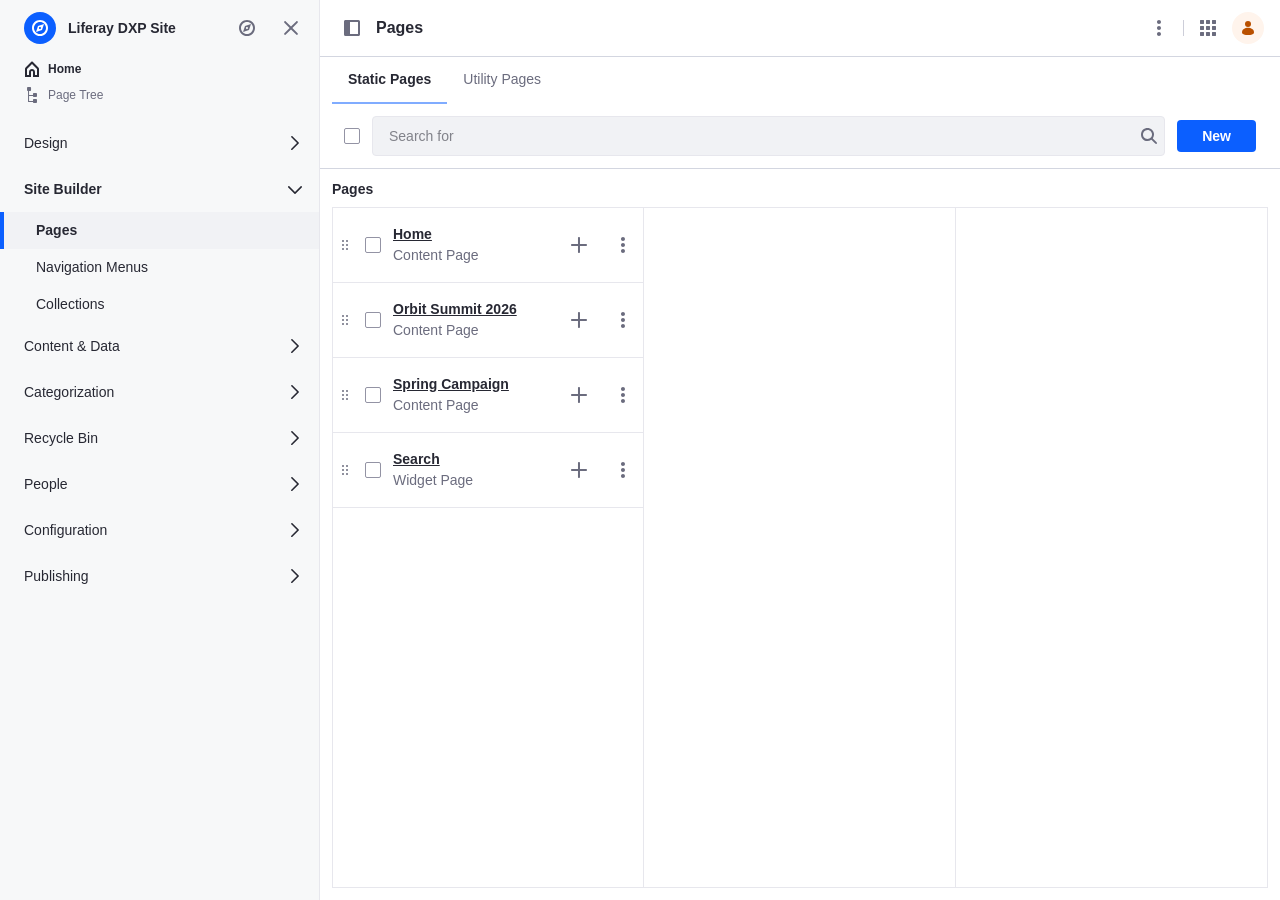
<file: index.html>
<!DOCTYPE html>
<html lang="en" style="overflow: clip;">
<head>
  <meta charset="UTF-8">
  <meta name="viewport" content="width=device-width, initial-scale=1.0">
  <title>Pages - Liferay DXP Site - Liferay</title>

  <!-- Lexicon kit — in this order -->
  <script>(function(){
    var S=['light','light-hc','dark','dark-hc'];
    function apply(){try{
      var r=document.documentElement;
      var s=localStorage.getItem('vanilla-skin')||'light';
      S.forEach(function(c){r.classList.remove(c);});
      r.classList.add(S.indexOf(s)>-1?s:'light');
      if(localStorage.getItem('vanilla-cms-style')==='1'){
        r.style.setProperty('--rounded-sm','4px');
        r.style.setProperty('--rounded-md','8px');
        r.style.setProperty('--rounded-lg','16px');
      }else{
        r.style.removeProperty('--rounded-sm');
        r.style.removeProperty('--rounded-md');
        r.style.removeProperty('--rounded-lg');
      }
    }catch(e){}}
    apply();
    window.addEventListener('pageshow',apply);
  })()</script>
  <link rel="stylesheet" href="tokens.css">
  <link rel="stylesheet" href="tokens-high-contrast.css">
  <link rel="stylesheet" href="tokens-dark.css">
  <link rel="stylesheet" href="components.css">
  <script src="icons.js"></script>
</head>
<body style="display: flex; height: 100vh; overflow: clip;">

<!-- ════════════════════════════════════════════════════════════════
     EDIT BELOW.
     Site Administration › Site Builder › Pages — entry point of the
     translation flow: page ⋮ › Translate opens translation-editor.html.
     Measurements taken from a live Liferay DXP instance.
     ════════════════════════════════════════════════════════════════ -->

<!-- Product menu (320px) -->
<nav aria-label="Site Administration" style="width: 320px; flex-shrink: 0; display: flex; flex-direction: column; background: var(--color-light-l1); border-right: 1px solid var(--color-secondary-l3); overflow: auto;">

  <!-- Site header -->
  <div style="display: flex; align-items: center; gap: var(--spacing-4); min-height: 56px; padding: var(--spacing-4) var(--spacing-4) var(--spacing-4) var(--spacing-7);">
    <span class="sticker sticker--md sticker--circle" aria-hidden="true" style="background: var(--color-primary); color: var(--color-white);">
      <svg class="lexicon-icon"><use href="#sites"></use></svg>
    </span>
    <span style="flex: 1; min-width: 0; font-weight: var(--font-weight-bold); overflow: hidden; text-overflow: ellipsis; white-space: nowrap;">Liferay DXP Site</span>
    <button class="btn btn--borderless btn--sm btn--icon" type="button" aria-label="Go to Other Site or Library" data-tooltip="Go to Other Site or Library" data-tooltip-align="end">
      <svg class="lexicon-icon" aria-hidden="true"><use href="#sites"></use></svg>
    </button>
    <button class="btn btn--borderless btn--sm btn--icon" type="button" aria-label="Close Product Menu">
      <svg class="lexicon-icon" aria-hidden="true"><use href="#times"></use></svg>
    </button>
  </div>

  <!-- Site home + page tree -->
  <ul style="list-style: none; margin: 0; padding: 0 0 var(--spacing-4);">
    <li><a href="#" style="display: flex; align-items: center; gap: var(--spacing-3); padding: var(--spacing-2) var(--spacing-7); font-size: var(--font-size-sm); font-weight: var(--font-weight-bold); color: var(--color-dark); text-decoration: none;">
      <svg class="lexicon-icon" aria-hidden="true"><use href="#home"></use></svg> Home
    </a></li>
    <li><a href="#" style="display: flex; align-items: center; gap: var(--spacing-3); padding: var(--spacing-2) var(--spacing-7); font-size: var(--font-size-sm); color: var(--color-secondary); text-decoration: none;">
      <svg class="lexicon-icon" aria-hidden="true"><use href="#pages-tree"></use></svg> Page Tree
    </a></li>
  </ul>

  <!-- Sections (only Site Builder expanded) -->
  <ul id="product-menu" style="list-style: none; margin: 0; padding: 0;">
    <li><button type="button" data-section aria-expanded="false" style="display: flex; align-items: center; justify-content: space-between; width: 100%; min-height: 46px; padding: var(--spacing-4) var(--spacing-5) var(--spacing-4) var(--spacing-7); border: 0; background: none; font: inherit; font-size: var(--font-size-base); color: var(--color-dark); text-align: left; cursor: pointer;">Design <svg class="lexicon-icon" aria-hidden="true"><use href="#angle-right"></use></svg></button></li>
    <li>
      <button type="button" data-section aria-expanded="true" style="display: flex; align-items: center; justify-content: space-between; width: 100%; min-height: 46px; padding: var(--spacing-4) var(--spacing-5) var(--spacing-4) var(--spacing-7); border: 0; background: none; font: inherit; font-size: var(--font-size-base); font-weight: var(--font-weight-bold); color: var(--color-dark); text-align: left; cursor: pointer;">Site Builder <svg class="lexicon-icon" aria-hidden="true"><use href="#angle-down"></use></svg></button>
      <ul style="list-style: none; margin: 0; padding: 0;">
        <li><a href="index.html" aria-current="page" style="display: block; padding: var(--spacing-3) var(--spacing-5) var(--spacing-3) calc(var(--spacing-8) + var(--spacing-2)); border-left: 4px solid var(--color-primary); padding-left: var(--spacing-8); background: var(--color-light); font-size: var(--font-size-base); font-weight: var(--font-weight-bold); color: var(--color-dark); text-decoration: none;">Pages</a></li>
        <li><a href="#" style="display: block; padding: var(--spacing-3) var(--spacing-5) var(--spacing-3) calc(var(--spacing-8) + var(--spacing-2)); font-size: var(--font-size-base); color: var(--color-dark); text-decoration: none;">Navigation Menus</a></li>
        <li><a href="#" style="display: block; padding: var(--spacing-3) var(--spacing-5) var(--spacing-3) calc(var(--spacing-8) + var(--spacing-2)); font-size: var(--font-size-base); color: var(--color-dark); text-decoration: none;">Collections</a></li>
      </ul>
    </li>
    <li><button type="button" data-section aria-expanded="false" style="display: flex; align-items: center; justify-content: space-between; width: 100%; min-height: 46px; padding: var(--spacing-4) var(--spacing-5) var(--spacing-4) var(--spacing-7); border: 0; background: none; font: inherit; font-size: var(--font-size-base); color: var(--color-dark); text-align: left; cursor: pointer;">Content &amp; Data <svg class="lexicon-icon" aria-hidden="true"><use href="#angle-right"></use></svg></button></li>
    <li><button type="button" data-section aria-expanded="false" style="display: flex; align-items: center; justify-content: space-between; width: 100%; min-height: 46px; padding: var(--spacing-4) var(--spacing-5) var(--spacing-4) var(--spacing-7); border: 0; background: none; font: inherit; font-size: var(--font-size-base); color: var(--color-dark); text-align: left; cursor: pointer;">Categorization <svg class="lexicon-icon" aria-hidden="true"><use href="#angle-right"></use></svg></button></li>
    <li><button type="button" data-section aria-expanded="false" style="display: flex; align-items: center; justify-content: space-between; width: 100%; min-height: 46px; padding: var(--spacing-4) var(--spacing-5) var(--spacing-4) var(--spacing-7); border: 0; background: none; font: inherit; font-size: var(--font-size-base); color: var(--color-dark); text-align: left; cursor: pointer;">Recycle Bin <svg class="lexicon-icon" aria-hidden="true"><use href="#angle-right"></use></svg></button></li>
    <li><button type="button" data-section aria-expanded="false" style="display: flex; align-items: center; justify-content: space-between; width: 100%; min-height: 46px; padding: var(--spacing-4) var(--spacing-5) var(--spacing-4) var(--spacing-7); border: 0; background: none; font: inherit; font-size: var(--font-size-base); color: var(--color-dark); text-align: left; cursor: pointer;">People <svg class="lexicon-icon" aria-hidden="true"><use href="#angle-right"></use></svg></button></li>
    <li><button type="button" data-section aria-expanded="false" style="display: flex; align-items: center; justify-content: space-between; width: 100%; min-height: 46px; padding: var(--spacing-4) var(--spacing-5) var(--spacing-4) var(--spacing-7); border: 0; background: none; font: inherit; font-size: var(--font-size-base); color: var(--color-dark); text-align: left; cursor: pointer;">Configuration <svg class="lexicon-icon" aria-hidden="true"><use href="#angle-right"></use></svg></button></li>
    <li><button type="button" data-section aria-expanded="false" style="display: flex; align-items: center; justify-content: space-between; width: 100%; min-height: 46px; padding: var(--spacing-4) var(--spacing-5) var(--spacing-4) var(--spacing-7); border: 0; background: none; font: inherit; font-size: var(--font-size-base); color: var(--color-dark); text-align: left; cursor: pointer;">Publishing <svg class="lexicon-icon" aria-hidden="true"><use href="#angle-right"></use></svg></button></li>
  </ul>
</nav>

<!-- Main column -->
<div style="flex: 1; min-width: 0; display: flex; flex-direction: column;">

  <!-- Control Menu -->
  <header class="control-menu" style="padding-block: var(--spacing-4); flex-shrink: 0; position: relative; z-index: 100;">
    <div class="control-menu__left" style="gap: var(--spacing-3);">
      <div class="control-menu__btns">
        <button class="control-menu__btn" type="button" aria-label="Close Product Menu" data-tooltip="Close Product Menu" data-tooltip-align="start">
          <svg class="lexicon-icon" aria-hidden="true"><use href="#product-menu-open"></use></svg>
        </button>
      </div>
      <h1 class="control-menu__title">Pages</h1>
    </div>
    <div class="control-menu__right" style="gap: var(--spacing-3);">
      <button class="control-menu__btn" type="button" aria-label="Options">
        <svg class="lexicon-icon" aria-hidden="true"><use href="#ellipsis-v"></use></svg>
      </button>
      <span aria-hidden="true" style="width: 1px; height: var(--spacing-5); background: var(--color-secondary-l2);"></span>
      <!-- Applications Menu (grid) — Applications · Commerce · CMS · Control Panel · Sites -->
      <div id="apps" style="position: relative; display: flex;">
        <button class="control-menu__btn" type="button" id="apps-trigger" aria-label="Applications Menu" aria-haspopup="menu" aria-expanded="false" aria-controls="apps-menu" data-tooltip="Applications Menu" data-tooltip-align="end">
          <svg class="lexicon-icon" aria-hidden="true"><use href="#grid"></use></svg>
        </button>
        <ul class="dropdown" role="menu" id="apps-menu" aria-labelledby="apps-trigger" hidden
            style="position: absolute; top: calc(100% + var(--spacing-2)); right: 0; z-index: 1000; width: 240px; padding-bottom: 0; overflow: hidden;">
          <li role="none"><a href="#" class="dropdown__item" role="menuitem" tabindex="-1" style="padding-block: var(--spacing-4); font-size: var(--font-size-md); color: var(--color-dark);"><svg class="lexicon-icon lexicon-icon-lg dropdown__item-icon" aria-hidden="true" style="color: var(--color-primary);"><use href="#grid"></use></svg> Applications</a></li>
          <li role="none"><a href="#" class="dropdown__item" role="menuitem" tabindex="-1" style="padding-block: var(--spacing-4); font-size: var(--font-size-md); color: var(--color-dark);"><svg class="lexicon-icon lexicon-icon-lg dropdown__item-icon" aria-hidden="true" style="color: var(--color-primary);"><use href="#shopping-cart"></use></svg> Commerce</a></li>
          <li role="none"><a href="cms.html" class="dropdown__item" role="menuitem" tabindex="-1" style="padding-block: var(--spacing-4); font-size: var(--font-size-md); color: var(--color-dark);"><svg class="lexicon-icon lexicon-icon-lg dropdown__item-icon" aria-hidden="true" style="color: var(--color-primary);"><use href="#document-vector"></use></svg> CMS</a></li>
          <li class="dropdown__divider" role="separator"></li>
          <li role="none"><a href="#" class="dropdown__item" role="menuitem" tabindex="-1" style="padding-block: var(--spacing-4); font-size: var(--font-size-md); color: var(--color-dark);"><svg class="lexicon-icon lexicon-icon-lg dropdown__item-icon" aria-hidden="true" style="color: var(--color-primary);"><use href="#control-panel"></use></svg> Control Panel</a></li>
          <li role="none" style="margin-top: var(--spacing-2); padding: var(--spacing-4) 0 var(--spacing-3); border-top: 1px solid var(--color-secondary-l3); background: var(--color-light-l1);">
            <div class="dropdown__group-title" style="color: var(--color-secondary);">Sites</div>
            <ul role="none" style="list-style: none; margin: 0; padding: 0;">
              <li role="none"><a href="index.html" class="dropdown__item" role="menuitem" tabindex="-1" style="background: transparent; font-size: var(--font-size-md); color: var(--color-primary);"><span class="sticker" aria-hidden="true" style="background: var(--color-primary); color: var(--color-white);"><svg class="lexicon-icon" aria-hidden="true"><use href="#sites"></use></svg></span> Liferay DXP Site</a></li>
              <li role="none"><a href="#" class="dropdown__item" role="menuitem" tabindex="-1" style="background: transparent; font-size: var(--font-size-md); color: var(--color-primary);"><span class="sticker sticker--md" aria-hidden="true" style="background: var(--color-primary-l3); color: var(--color-primary);"><svg class="lexicon-icon" aria-hidden="true"><use href="#globe"></use></svg></span> Global</a></li>
            </ul>
          </li>
        </ul>
      </div>
      <span class="control-menu__avatar sticker sticker--circle" aria-label="User Profile" role="img" style="width: 32px; height: 32px; background: var(--color-warning-l2); color: var(--color-warning);">
        <svg class="lexicon-icon" aria-hidden="true"><use href="#user"></use></svg>
      </span>
    </div>
  </header>

  <!-- Tabs -->
  <nav class="navbar" aria-label="Page Types" style="display: block; padding: 0 var(--spacing-4); border-radius: 0; flex-shrink: 0;">
    <ul class="navbar__list">
      <li><a href="#" class="navbar__item is-active" aria-current="page">Static Pages</a></li>
      <li><a href="#" class="navbar__item">Utility Pages</a></li>
    </ul>
  </nav>

  <!-- Management toolbar -->
  <div class="management-toolbar" style="flex-shrink: 0;">
    <div class="management-toolbar__bar">
      <label class="checkbox">
        <input type="checkbox" class="checkbox__input" aria-label="Select All Items on the Page">
        <span class="checkbox__box"><svg class="checkbox__icon checkbox__icon--check"><use href="#check-small"></use></svg><svg class="checkbox__icon checkbox__icon--hr"><use href="#hr"></use></svg></span>
      </label>
      <div class="management-toolbar__search">
        <label class="sr-only" for="pages-search">Search for</label>
        <div class="search">
          <input class="input__field search__field" type="search" id="pages-search" placeholder="Search for">
          <button class="search__clear" type="button" aria-label="Clear" hidden><svg class="lexicon-icon" aria-hidden="true"><use href="#times"></use></svg></button>
          <span class="search__submit" aria-hidden="true"><svg class="lexicon-icon"><use href="#search"></use></svg></span>
        </div>
      </div>
      <button class="btn btn--primary btn--sm" type="button" style="font-size: var(--font-size-base); padding-inline: var(--spacing-7);">New</button>
    </div>
  </div>

  <!-- Miller columns -->
  <div style="flex: 1; min-height: 0; overflow: auto; display: flex; flex-direction: column; padding: var(--spacing-4);">
    <h2 id="pages-col-title" style="margin: 0 0 var(--spacing-3); font-size: var(--font-size-base);">Pages</h2>
    <div style="flex: 1; display: grid; grid-template-columns: repeat(3, minmax(0, 1fr)); border: 1px solid var(--color-secondary-l3); background: var(--color-white);">
      <ul id="pages-list" aria-labelledby="pages-col-title" style="list-style: none; margin: 0; padding: 0; border-right: 1px solid var(--color-secondary-l3);"></ul>
      <div style="border-right: 1px solid var(--color-secondary-l3);"></div>
      <div></div>
    </div>
  </div>
</div>

<!-- Page actions menu — shared by every row's ⋮ (positioned by script).
     Same items/icons as the live Pages admin. -->
<ul class="dropdown" role="menu" id="page-menu" aria-label="Page Options" hidden style="position: fixed; z-index: 1000;">
  <li role="none"><button type="button" class="dropdown__item" role="menuitem" tabindex="-1"><svg class="lexicon-icon dropdown__item-icon" aria-hidden="true"><use href="#pencil"></use></svg> Edit</button></li>
  <li role="none" data-content-only><a href="#" class="dropdown__item" role="menuitem" tabindex="-1" id="page-menu-translate"><svg class="lexicon-icon dropdown__item-icon" aria-hidden="true"><use href="#automatic-translate"></use></svg> Translate</a></li>
  <li role="none"><button type="button" class="dropdown__item" role="menuitem" tabindex="-1"><svg class="lexicon-icon dropdown__item-icon" aria-hidden="true"><use href="#view"></use></svg> View</button></li>
  <li class="dropdown__divider" role="separator"></li>
  <li role="none"><button type="button" class="dropdown__item" role="menuitem" tabindex="-1"><svg class="lexicon-icon dropdown__item-icon" aria-hidden="true" style="visibility: hidden;"><use href="#view"></use></svg> Orphan Widgets</button></li>
  <li class="dropdown__divider" role="separator"></li>
  <li role="none"><button type="button" class="dropdown__item" role="menuitem" tabindex="-1"><svg class="lexicon-icon dropdown__item-icon" aria-hidden="true"><use href="#page-template"></use></svg> Convert to Page Template</button></li>
  <li role="none"><button type="button" class="dropdown__item" role="menuitem" tabindex="-1"><svg class="lexicon-icon dropdown__item-icon" aria-hidden="true"><use href="#copy"></use></svg> <span class="dropdown__item-text">Make a Copy</span><svg class="lexicon-icon dropdown__item-meta" aria-hidden="true"><use href="#angle-right"></use></svg></button></li>
  <li role="none"><button type="button" class="dropdown__item" role="menuitem" tabindex="-1"><svg class="lexicon-icon dropdown__item-icon" aria-hidden="true"><use href="#upload"></use></svg> Export for Translation</button></li>
  <li role="none"><button type="button" class="dropdown__item" role="menuitem" tabindex="-1"><svg class="lexicon-icon dropdown__item-icon" aria-hidden="true"><use href="#download"></use></svg> Import Translation</button></li>
  <li class="dropdown__divider" role="separator"></li>
  <li role="none"><button type="button" class="dropdown__item" role="menuitem" tabindex="-1"><svg class="lexicon-icon dropdown__item-icon" aria-hidden="true"><use href="#cog"></use></svg> Configure</button></li>
  <li role="none"><button type="button" class="dropdown__item" role="menuitem" tabindex="-1"><svg class="lexicon-icon dropdown__item-icon" aria-hidden="true"><use href="#password-policies"></use></svg> Permissions</button></li>
  <li class="dropdown__divider" role="separator"></li>
  <li role="none"><button type="button" class="dropdown__item" role="menuitem" tabindex="-1"><svg class="lexicon-icon dropdown__item-icon" aria-hidden="true"><use href="#trash"></use></svg> Delete</button></li>
</ul>

<!-- Toast region — Clay toasts stack bottom-left. -->
<div id="toast-region" aria-live="polite"
     style="position: fixed; left: var(--spacing-4); bottom: var(--spacing-4); z-index: 1200; display: flex; flex-direction: column; gap: var(--spacing-3); max-width: 360px;"></div>

<!-- Tooltip — shared -->
<div class="tooltip tooltip--top" role="tooltip" id="tooltip" hidden
     style="position: fixed; z-index: 1100; pointer-events: none; white-space: nowrap;"></div>

<script>
(function () {
  /* ── Pages (first Miller column) ───────────────────────── */
  var PAGES = [
    { name: 'Home', type: 'Content Page' },
    { name: 'Orbit Summit 2026', type: 'Content Page' },
    { name: 'Spring Campaign', type: 'Content Page', empty: true },   // blank page → "No Content to Translate"
    { name: 'Search', type: 'Widget Page' }
  ];

  function esc(s) { return String(s).replace(/&/g, '&amp;').replace(/</g, '&lt;').replace(/>/g, '&gt;').replace(/"/g, '&quot;'); }

  // Coming back from the translation editor (?selected=…) highlights that page.
  var selectedName = new URLSearchParams(location.search).get('selected');

  var list = document.getElementById('pages-list');
  list.innerHTML = PAGES.map(function (p, i) {
    var on = p.name === selectedName;
    return '<li' + (on ? ' aria-current="true"' : '') + ' style="' + (on ? 'background: var(--color-primary-l3); ' : '') + 'display: flex; align-items: center; gap: var(--spacing-4); padding: var(--spacing-5) var(--spacing-2) var(--spacing-5) var(--spacing-2); border-bottom: 1px solid var(--color-secondary-l3);">' +
      '<button type="button" aria-label="Drag ' + esc(p.name) + '" style="display: inline-flex; padding: 0; border: 0; background: none; color: var(--color-secondary); cursor: grab;"><svg class="lexicon-icon" aria-hidden="true"><use href="#drag"></use></svg></button>' +
      '<label class="checkbox"><input type="checkbox" class="checkbox__input" aria-label="Select ' + esc(p.name) + '">' +
        '<span class="checkbox__box"><svg class="checkbox__icon checkbox__icon--check"><use href="#check-small"></use></svg><svg class="checkbox__icon checkbox__icon--hr"><use href="#hr"></use></svg></span></label>' +
      '<div style="flex: 1; min-width: 0; display: flex; flex-direction: column;">' +
        '<a href="#" style="align-self: flex-start; font-weight: var(--font-weight-bold); color: var(--color-dark);">' + esc(p.name) + '</a>' +
        '<span style="color: var(--color-secondary);">' + p.type + '</span>' +
      '</div>' +
      '<button class="btn btn--borderless btn--sm btn--icon" type="button" aria-label="Add Child Page"><svg class="lexicon-icon" aria-hidden="true"><use href="#plus"></use></svg></button>' +
      '<button class="btn btn--borderless btn--sm btn--icon" type="button" data-page="' + i + '" aria-label="Options for ' + esc(p.name) + '" aria-haspopup="menu" aria-expanded="false"><svg class="lexicon-icon" aria-hidden="true"><use href="#ellipsis-v"></use></svg></button>' +
    '</li>';
  }).join('');

  /* ── Page ⋮ menu ───────────────────────────────────────── */
  var menu = document.getElementById('page-menu');
  var trigger = null;

  function items() { return Array.prototype.slice.call(menu.querySelectorAll('li:not([hidden]) > .dropdown__item')); }

  function openMenu(btn, focusFirst) {
    closeMenu(false);
    var page = PAGES[+btn.getAttribute('data-page')];
    // Translate (→ translation editor) is offered for content pages.
    menu.querySelector('[data-content-only]').hidden = page.type !== 'Content Page';
    document.getElementById('page-menu-translate').href = 'translation-editor.html?page=' + encodeURIComponent(page.name) + (page.empty ? '&empty=1' : '');
    trigger = btn;
    menu.hidden = false;
    btn.setAttribute('aria-expanded', 'true');
    btn.style.background = 'var(--color-light)';
    var r = btn.getBoundingClientRect();
    var top = r.bottom + 4;
    if (top + menu.offsetHeight > window.innerHeight - 8) top = Math.max(8, r.top - 4 - menu.offsetHeight);
    menu.style.top = top + 'px';
    menu.style.left = Math.min(r.left, window.innerWidth - menu.offsetWidth - 8) + 'px';
    if (focusFirst) items()[0].focus();
  }

  function closeMenu(returnFocus) {
    if (menu.hidden) return;
    menu.hidden = true;
    if (trigger) {
      trigger.setAttribute('aria-expanded', 'false');
      trigger.style.background = '';
      if (returnFocus) trigger.focus();
    }
    trigger = null;
  }

  list.addEventListener('click', function (e) {
    var btn = e.target.closest('[data-page]');
    if (btn) { e.stopPropagation(); trigger === btn ? closeMenu(false) : openMenu(btn, e.detail === 0); return; }
    if (e.target.closest('a[href="#"]')) e.preventDefault();
  });

  menu.addEventListener('keydown', function (e) {
    var l = items(), i = l.indexOf(document.activeElement);
    if (e.key === 'ArrowDown') { e.preventDefault(); l[(i + 1) % l.length].focus(); }
    else if (e.key === 'ArrowUp') { e.preventDefault(); l[(i - 1 + l.length) % l.length].focus(); }
    else if (e.key === 'Escape') { e.preventDefault(); closeMenu(true); }
    else if (e.key === 'Tab') { closeMenu(false); }
  });

  // Only Translate navigates; the rest just close the menu in this prototype.
  menu.addEventListener('click', function (e) {
    var item = e.target.closest('.dropdown__item');
    if (item && item.id !== 'page-menu-translate') closeMenu(true);
  });

  document.addEventListener('click', function (e) { if (!menu.contains(e.target)) closeMenu(false); });
  window.addEventListener('resize', function () { closeMenu(false); });

  /* ── Applications Menu ─────────────────────────────────── */
  var apps = document.getElementById('apps-menu');
  var appsTrigger = document.getElementById('apps-trigger');
  function appItems() { return Array.prototype.slice.call(apps.querySelectorAll('.dropdown__item')); }
  function closeApps(returnFocus) {
    if (apps.hidden) return;
    apps.hidden = true;
    appsTrigger.setAttribute('aria-expanded', 'false');
    if (returnFocus) appsTrigger.focus();
  }
  appsTrigger.addEventListener('click', function (e) {
    e.stopPropagation();
    if (!apps.hidden) { closeApps(false); return; }
    apps.hidden = false;
    appsTrigger.setAttribute('aria-expanded', 'true');
    if (e.detail === 0) appItems()[0].focus();
  });
  apps.addEventListener('keydown', function (e) {
    var l = appItems(), i = l.indexOf(document.activeElement);
    if (e.key === 'ArrowDown') { e.preventDefault(); l[(i + 1) % l.length].focus(); }
    else if (e.key === 'ArrowUp') { e.preventDefault(); l[(i - 1 + l.length) % l.length].focus(); }
    else if (e.key === 'Escape') { e.preventDefault(); closeApps(true); }
    else if (e.key === 'Tab') { closeApps(false); }
  });
  // Only CMS and the current site navigate in this prototype.
  apps.addEventListener('click', function (e) {
    var a = e.target.closest('a[href="#"]');
    if (a) { e.preventDefault(); closeApps(true); }
  });
  document.addEventListener('click', function (e) { if (!document.getElementById('apps').contains(e.target)) closeApps(false); });

  /* ── Product menu sections (expand / collapse) ─────────── */
  document.querySelectorAll('[data-section]').forEach(function (btn) {
    btn.addEventListener('click', function () {
      var open = btn.getAttribute('aria-expanded') !== 'true';
      btn.setAttribute('aria-expanded', open);
      btn.querySelector('use').setAttribute('href', open ? '#angle-down' : '#angle-right');
      var sub = btn.nextElementSibling;
      if (sub) sub.hidden = !open;
    });
  });

  /* ── Arriving from the translator: "Save as Draft" confirmation ── */
  function toast(text) {
    var el = document.createElement('div');
    el.className = 'alert alert--toast alert--success';
    el.setAttribute('role', 'alert');
    el.innerHTML =
      '<div class="alert__content">' +
        '<svg class="lexicon-icon" aria-hidden="true"><use href="#check-circle-full"></use></svg>' +
        '<p class="alert__text"><strong>Success:</strong> ' + text + '</p>' +
      '</div>' +
      '<button class="btn btn--borderless btn--sm btn--icon alert__close" type="button" aria-label="Close">' +
        '<svg class="lexicon-icon" aria-hidden="true"><use href="#times"></use></svg>' +
      '</button>';
    el.querySelector('.alert__close').addEventListener('click', function () { el.remove(); });
    document.getElementById('toast-region').appendChild(el);
    setTimeout(function () { el.remove(); }, 5000);
  }
  if (new URLSearchParams(location.search).get('saved') === 'draft') {
    toast('The translation of ' + esc(selectedName || 'the page') + ' was saved as a draft.');
  }

  /* ── Tooltips ──────────────────────────────────────────── */
  var tooltip = document.getElementById('tooltip');
  function showTooltip(el) {
    var align = el.getAttribute('data-tooltip-align');
    tooltip.textContent = el.getAttribute('data-tooltip');
    tooltip.classList.toggle('tooltip--align-start', align === 'start');
    tooltip.classList.toggle('tooltip--align-end', align === 'end');
    tooltip.hidden = false;
    var r = el.getBoundingClientRect(), c = r.left + r.width / 2, w = tooltip.offsetWidth;
    tooltip.style.left = (align === 'start' ? c - 16 : align === 'end' ? c + 16 - w : c - w / 2) + 'px';
    tooltip.style.top = (r.bottom + 8) + 'px';
  }
  function hideTooltip() { tooltip.hidden = true; }
  document.querySelectorAll('[data-tooltip]').forEach(function (el) {
    el.addEventListener('mouseenter', function () { if (el.getAttribute('aria-expanded') !== 'true') showTooltip(el); });
    el.addEventListener('mouseleave', hideTooltip);
    el.addEventListener('click', hideTooltip);
  });
  document.addEventListener('pointerdown', hideTooltip, true);
})();
</script>

</body>
</html>
</file>
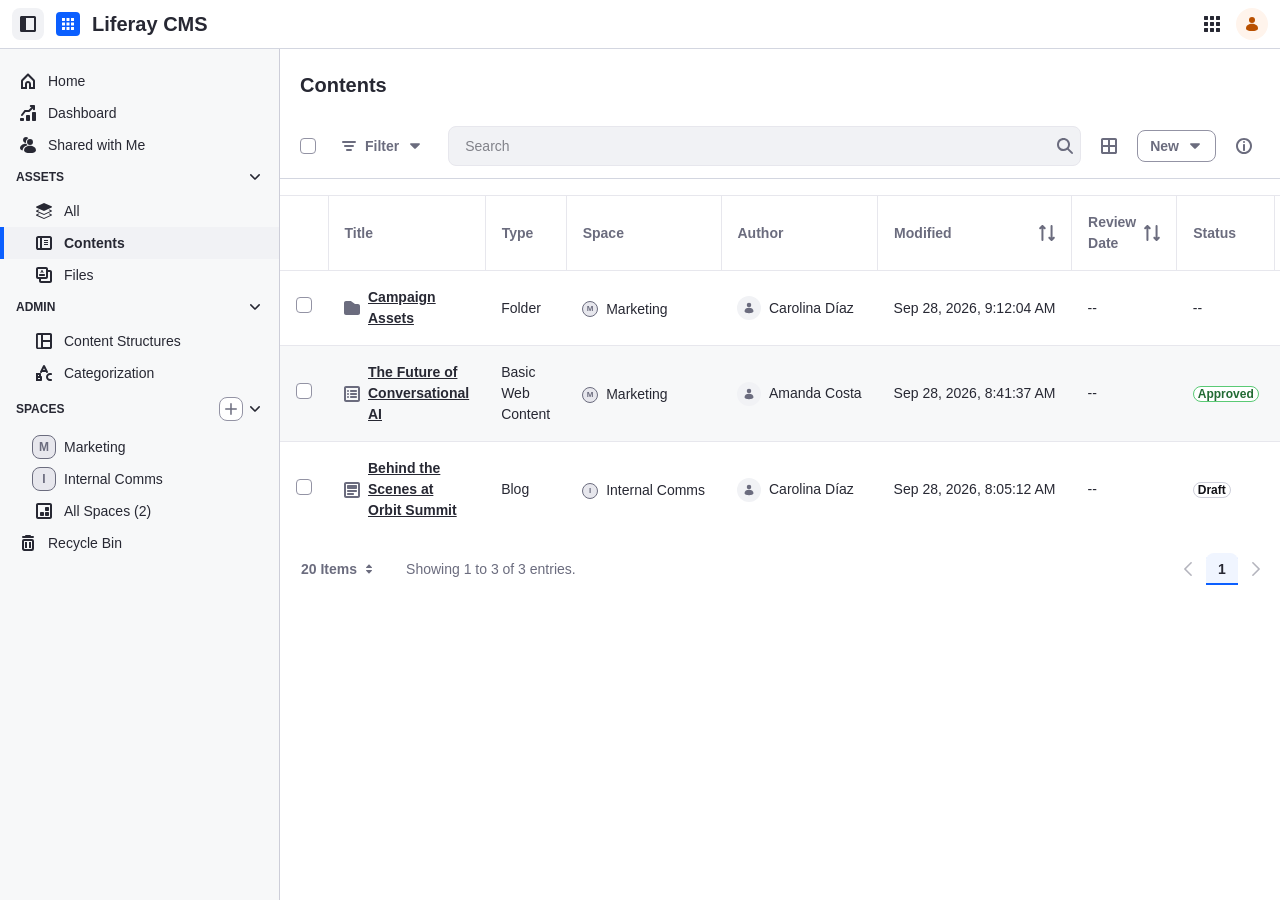
<file: cms.html>
<!DOCTYPE html>
<html lang="en" style="overflow: clip;">
<head>
  <meta charset="UTF-8">
  <meta name="viewport" content="width=device-width, initial-scale=1.0">
  <title>CMS — Liferay DXP</title>

  <!-- Lexicon kit — in this order -->
  <script>(function(){
    var S=['light','light-hc','dark','dark-hc'];
    function apply(){try{
      var r=document.documentElement;
      var s=localStorage.getItem('vanilla-skin')||'light';
      S.forEach(function(c){r.classList.remove(c);});
      r.classList.add(S.indexOf(s)>-1?s:'light');
      // CMS app: CMS Style is always on (rounded 4 / 8 / 16)
      if(true){
        r.style.setProperty('--rounded-sm','4px');
        r.style.setProperty('--rounded-md','8px');
        r.style.setProperty('--rounded-lg','16px');
      }else{
        r.style.removeProperty('--rounded-sm');
        r.style.removeProperty('--rounded-md');
        r.style.removeProperty('--rounded-lg');
      }
    }catch(e){}}
    apply();
    window.addEventListener('pageshow',apply);
  })()</script>
  <link rel="stylesheet" href="tokens.css">
  <link rel="stylesheet" href="tokens-high-contrast.css">
  <link rel="stylesheet" href="tokens-dark.css">
  <link rel="stylesheet" href="components.css">
  <script src="icons.js"></script>

  <!-- Live CMS menu (differs from the Figma satellite the kit's .cms-menu
       comes from): no gaps between groups, children of a group indented,
       active item = light fill + 4px primary rail + bold label. -->
  <style>
    .cms-menu .cms-menu__groups,
    .cms-menu .vert-nav__list { gap: 0; }
    .cms-menu .vert-nav__item { padding-block: var(--spacing-2); }
    .cms-menu .vert-nav__list--nested .vert-nav__item { padding-left: calc(var(--spacing-5) + var(--spacing-5)); }
    .cms-menu .vert-nav__item.is-active {
      background: var(--color-light);
      border-left-width: var(--spacing-2);
      padding-left: calc(var(--spacing-5) - var(--spacing-2));
      font-weight: var(--font-weight-bold);
    }
    .cms-menu .vert-nav__list--nested .vert-nav__item.is-active { padding-left: calc(var(--spacing-5) + var(--spacing-5) - var(--spacing-2)); }
    .cms-menu .vert-nav__item.is-active .vert-nav__icon { color: var(--color-dark); }
    .cms-menu .vert-nav__group-header { min-height: 0; padding-block: var(--spacing-3); }
  </style>
</head>
<body style="display: flex; flex-direction: column; height: 100vh; overflow: clip;">

<!-- ════════════════════════════════════════════════════════════════
     Liferay CMS — Assets › Contents (modelled on the live CMS app).
     Reached from the Applications Menu (grid icon) › CMS. Each content
     row's ⋮ › Translate opens translation-editor.html?source=cms.
     ════════════════════════════════════════════════════════════════ -->

<!-- App bar — full width, above the CMS menu -->
<header class="control-menu" style="padding-block: var(--spacing-3); padding-inline: var(--spacing-4); flex-shrink: 0; position: relative; z-index: 100;">
  <div class="control-menu__left" style="gap: var(--spacing-4);">
    <div class="control-menu__btns">
      <button class="control-menu__btn" type="button" aria-label="Close Product Menu" aria-pressed="true" data-tooltip="Close Product Menu" data-tooltip-align="start" style="background: var(--color-light); color: var(--color-dark);">
        <svg class="lexicon-icon" aria-hidden="true"><use href="#product-menu-open"></use></svg>
      </button>
    </div>
    <span style="display: inline-flex; align-items: center; gap: var(--spacing-4);">
      <span class="sticker" aria-hidden="true" style="background: var(--color-primary); color: var(--color-white); border-radius: var(--rounded-sm);">
        <svg class="lexicon-icon lexicon-icon-sm" aria-hidden="true"><use href="#grid"></use></svg>
      </span>
      <span style="font-size: var(--font-size-xl); font-weight: var(--font-weight-bold); color: var(--color-dark);">Liferay CMS</span>
    </span>
  </div>
  <div class="control-menu__right" style="gap: var(--spacing-3);">
    <!-- Applications Menu — same menu as in Site Builder; CMS is the current app -->
    <div id="apps" style="position: relative; display: flex;">
      <button class="control-menu__btn" type="button" id="apps-trigger" aria-label="Applications Menu" aria-haspopup="menu" aria-expanded="false" aria-controls="apps-menu" data-tooltip="Applications Menu" data-tooltip-align="end" style="color: var(--color-dark);">
        <svg class="lexicon-icon" aria-hidden="true"><use href="#grid"></use></svg>
      </button>
      <ul class="dropdown" role="menu" id="apps-menu" aria-labelledby="apps-trigger" hidden
          style="position: absolute; top: calc(100% + var(--spacing-2)); right: 0; z-index: 1000; width: 240px; padding-bottom: 0; overflow: hidden;">
        <li role="none"><a href="#" class="dropdown__item" role="menuitem" tabindex="-1" style="padding-block: var(--spacing-4); font-size: var(--font-size-md); color: var(--color-dark);"><svg class="lexicon-icon lexicon-icon-lg dropdown__item-icon" aria-hidden="true" style="color: var(--color-primary);"><use href="#grid"></use></svg> Applications</a></li>
        <li role="none"><a href="#" class="dropdown__item" role="menuitem" tabindex="-1" style="padding-block: var(--spacing-4); font-size: var(--font-size-md); color: var(--color-dark);"><svg class="lexicon-icon lexicon-icon-lg dropdown__item-icon" aria-hidden="true" style="color: var(--color-primary);"><use href="#shopping-cart"></use></svg> Commerce</a></li>
        <li role="none"><a href="cms.html" class="dropdown__item is-active" role="menuitem" tabindex="-1" aria-current="page" style="padding-block: var(--spacing-4); padding-left: calc(var(--spacing-5) - var(--spacing-2)); border-left: var(--spacing-2) solid var(--color-primary); font-size: var(--font-size-md); font-weight: var(--font-weight-semi); color: var(--color-dark);"><svg class="lexicon-icon lexicon-icon-lg dropdown__item-icon" aria-hidden="true" style="color: var(--color-primary);"><use href="#document-vector"></use></svg> CMS</a></li>
        <li class="dropdown__divider" role="separator"></li>
        <li role="none"><a href="#" class="dropdown__item" role="menuitem" tabindex="-1" style="padding-block: var(--spacing-4); font-size: var(--font-size-md); color: var(--color-dark);"><svg class="lexicon-icon lexicon-icon-lg dropdown__item-icon" aria-hidden="true" style="color: var(--color-primary);"><use href="#control-panel"></use></svg> Control Panel</a></li>
        <li role="none" style="margin-top: var(--spacing-2); padding: var(--spacing-4) 0 var(--spacing-3); border-top: 1px solid var(--color-secondary-l3); background: var(--color-light-l1);">
          <div class="dropdown__group-title" style="color: var(--color-secondary);">Sites</div>
          <ul role="none" style="list-style: none; margin: 0; padding: 0;">
            <li role="none"><a href="index.html" class="dropdown__item" role="menuitem" tabindex="-1" style="background: transparent; font-size: var(--font-size-md); color: var(--color-primary);"><span class="sticker" aria-hidden="true" style="background: var(--color-primary); color: var(--color-white);"><svg class="lexicon-icon" aria-hidden="true"><use href="#sites"></use></svg></span> Liferay DXP Site</a></li>
            <li role="none"><a href="#" class="dropdown__item" role="menuitem" tabindex="-1" style="background: transparent; font-size: var(--font-size-md); color: var(--color-primary);"><span class="sticker sticker--md" aria-hidden="true" style="background: var(--color-primary-l3); color: var(--color-primary);"><svg class="lexicon-icon" aria-hidden="true"><use href="#globe"></use></svg></span> Global</a></li>
          </ul>
        </li>
      </ul>
    </div>
    <span class="control-menu__avatar sticker sticker--circle" aria-label="User Profile" role="img" style="width: var(--spacing-8); height: var(--spacing-8); background: var(--color-warning-l2); color: var(--color-warning);">
      <svg class="lexicon-icon" aria-hidden="true"><use href="#user"></use></svg>
    </span>
  </div>
</header>

<div style="flex: 1; min-height: 0; display: flex;">

<!-- CMS Menu (Lexicon Satellites 2545:4896) — items as in the live app -->
<aside class="cms-menu" aria-label="CMS" style="flex-shrink: 0; overflow: auto; padding-top: var(--spacing-5);">
  <ul class="cms-menu__groups">
    <li>
      <ul class="vert-nav__list">
        <li class="vert-nav__item"><span class="vert-nav__icon-cell"><svg class="lexicon-icon vert-nav__icon" aria-hidden="true"><use href="#home"></use></svg></span>Home</li>
        <li class="vert-nav__item"><span class="vert-nav__icon-cell"><svg class="lexicon-icon vert-nav__icon" aria-hidden="true"><use href="#analytics"></use></svg></span>Dashboard</li>
        <li class="vert-nav__item"><span class="vert-nav__icon-cell"><svg class="lexicon-icon vert-nav__icon" aria-hidden="true"><use href="#users"></use></svg></span>Shared with Me</li>
      </ul>
    </li>
    <li>
      <button class="vert-nav__group-header" type="button" aria-expanded="true">ASSETS <svg class="lexicon-icon" aria-hidden="true"><use href="#angle-down-small"></use></svg></button>
      <ul class="vert-nav__list vert-nav__list--nested">
        <li class="vert-nav__item" data-view="all" tabindex="0"><span class="vert-nav__icon-cell"><svg class="lexicon-icon vert-nav__icon" aria-hidden="true"><use href="#sheets"></use></svg></span>All</li>
        <li class="vert-nav__item" data-view="contents" tabindex="0"><span class="vert-nav__icon-cell"><svg class="lexicon-icon vert-nav__icon" aria-hidden="true"><use href="#catalog"></use></svg></span>Contents</li>
        <li class="vert-nav__item" data-view="files" tabindex="0"><span class="vert-nav__icon-cell"><svg class="lexicon-icon vert-nav__icon" aria-hidden="true"><use href="#documents-and-media"></use></svg></span>Files</li>
      </ul>
    </li>
    <li>
      <button class="vert-nav__group-header" type="button" aria-expanded="true">ADMIN <svg class="lexicon-icon" aria-hidden="true"><use href="#angle-down-small"></use></svg></button>
      <ul class="vert-nav__list vert-nav__list--nested">
        <li class="vert-nav__item"><span class="vert-nav__icon-cell"><svg class="lexicon-icon vert-nav__icon" aria-hidden="true"><use href="#edit-layout"></use></svg></span>Content Structures</li>
        <li class="vert-nav__item"><span class="vert-nav__icon-cell"><svg class="lexicon-icon vert-nav__icon" aria-hidden="true"><use href="#vocabulary"></use></svg></span>Categorization</li>
      </ul>
    </li>
    <li>
      <div class="vert-nav__group-header">
        SPACES
        <span class="vert-nav__group-actions">
          <button class="btn btn--secondary btn--xs btn--icon" type="button" aria-label="Add Space"><svg class="lexicon-icon lexicon-icon-sm" aria-hidden="true"><use href="#plus"></use></svg></button>
          <svg class="lexicon-icon" aria-hidden="true"><use href="#angle-down-small"></use></svg>
        </span>
      </div>
      <ul class="vert-nav__list vert-nav__list--nested">
        <li class="vert-nav__item"><span class="vert-nav__icon-cell"><span class="sticker sticker--outline" aria-hidden="true">M</span></span>Marketing</li>
        <li class="vert-nav__item"><span class="vert-nav__icon-cell"><span class="sticker sticker--outline" aria-hidden="true">I</span></span>Internal Comms</li>
        <li class="vert-nav__item"><span class="vert-nav__icon-cell"><svg class="lexicon-icon vert-nav__icon" aria-hidden="true"><use href="#box-container"></use></svg></span>All Spaces (2)</li>
      </ul>
    </li>
    <li>
      <ul class="vert-nav__list">
        <li class="vert-nav__item"><span class="vert-nav__icon-cell"><svg class="lexicon-icon vert-nav__icon" aria-hidden="true"><use href="#trash"></use></svg></span>Recycle Bin</li>
      </ul>
    </li>
  </ul>
</aside>

<!-- Main column -->
<main style="flex: 1; min-width: 0; display: flex; flex-direction: column; overflow: auto;">
  <h1 id="cms-title" style="margin: 0; padding: var(--spacing-7) var(--spacing-6) var(--spacing-5); font-size: var(--font-size-xl); font-weight: var(--font-weight-bold); color: var(--color-dark);">Contents</h1>

  <!-- Management toolbar -->
  <div class="management-toolbar" style="flex-shrink: 0;">
    <div class="management-toolbar__bar" style="padding-inline: var(--spacing-6);">
      <label class="checkbox">
        <input type="checkbox" class="checkbox__input" aria-label="Select All Items on the Page">
        <span class="checkbox__box"><svg class="checkbox__icon checkbox__icon--check"><use href="#check-small"></use></svg><svg class="checkbox__icon checkbox__icon--hr"><use href="#hr"></use></svg></span>
      </label>
      <button class="btn btn--borderless btn--sm" type="button" style="font-size: var(--font-size-base);"><svg class="lexicon-icon" aria-hidden="true"><use href="#filter"></use></svg> Filter <svg class="lexicon-icon" aria-hidden="true"><use href="#caret-bottom"></use></svg></button>
      <div class="management-toolbar__search">
        <label class="sr-only" for="cms-search">Search</label>
        <div class="search">
          <input class="input__field search__field" type="search" id="cms-search" placeholder="Search" autocomplete="off">
          <button class="search__clear" type="button" aria-label="Clear" hidden><svg class="lexicon-icon" aria-hidden="true"><use href="#times"></use></svg></button>
          <span class="search__submit" aria-hidden="true"><svg class="lexicon-icon"><use href="#search"></use></svg></span>
        </div>
      </div>
      <button class="btn btn--borderless btn--sm btn--icon" type="button" aria-label="Show View Options" data-tooltip="Show View Options"><svg class="lexicon-icon" aria-hidden="true"><use href="#table"></use></svg></button>
      <button class="btn btn--secondary btn--sm" type="button" style="font-size: var(--font-size-base);">New <svg class="lexicon-icon" aria-hidden="true"><use href="#caret-bottom"></use></svg></button>
      <button class="btn btn--borderless btn--sm btn--icon" type="button" aria-label="Show Details" data-tooltip="Show Details" data-tooltip-align="end"><svg class="lexicon-icon" aria-hidden="true"><use href="#info-circle-open"></use></svg></button>
    </div>
  </div>

  <!-- Asset table — full bleed, column dividers, sortable Modified / Review Date -->
  <table class="table" aria-labelledby="cms-title" style="margin-top: var(--spacing-5); border: 0; border-top: 1px solid var(--color-secondary-l3); border-radius: 0;">
    <thead>
      <tr>
        <th class="table__cell--gutter"><span class="sr-only">Item Selection</span></th>
        <th style="border-left: 1px solid var(--color-secondary-l3);">Title</th>
        <th style="border-left: 1px solid var(--color-secondary-l3);">Type</th>
        <th style="border-left: 1px solid var(--color-secondary-l3);">Space</th>
        <th style="border-left: 1px solid var(--color-secondary-l3);">Author</th>
        <th style="border-left: 1px solid var(--color-secondary-l3);"><span style="display: flex; align-items: center; justify-content: space-between; gap: var(--spacing-3);">Modified<svg class="lexicon-icon" aria-hidden="true"><use href="#order-arrow"></use></svg></span></th>
        <th style="border-left: 1px solid var(--color-secondary-l3);"><span style="display: flex; align-items: center; justify-content: space-between; gap: var(--spacing-3);">Review Date<svg class="lexicon-icon" aria-hidden="true"><use href="#order-arrow"></use></svg></span></th>
        <th style="border-left: 1px solid var(--color-secondary-l3);">Status</th>
        <th class="table__cell--gutter" style="border-left: 1px solid var(--color-secondary-l3);">
          <button class="btn btn--borderless btn--xs btn--icon" type="button" aria-label="Manage Columns" data-tooltip="Manage Columns" data-tooltip-align="end"><svg class="lexicon-icon" aria-hidden="true"><use href="#caret-bottom"></use></svg></button>
          <span class="sr-only">Item Actions</span>
        </th>
      </tr>
    </thead>
    <tbody id="asset-list"></tbody>
  </table>

  <nav class="pagination" aria-label="Pagination" style="padding: var(--spacing-5) var(--spacing-3) var(--spacing-5) var(--spacing-3);">
    <button class="pagination__size btn btn--borderless btn--sm" type="button">20 Items <svg class="lexicon-icon" aria-hidden="true"><use href="#caret-double-l"></use></svg></button>
    <span class="pagination__summary" id="cms-summary" style="margin-right: auto;"></span>
    <ul class="pagination__pages">
      <li><button class="pagination__btn" type="button" aria-label="Previous" disabled><svg class="lexicon-icon" aria-hidden="true"><use href="#angle-left"></use></svg></button></li>
      <li><button class="pagination__btn is-active" type="button" aria-current="page">1</button></li>
      <li><button class="pagination__btn" type="button" aria-label="Next" disabled><svg class="lexicon-icon" aria-hidden="true"><use href="#angle-right"></use></svg></button></li>
    </ul>
  </nav>
</main>
</div>

<!-- Item actions — the live CMS menu for content (no dividers). Items tagged
     data-kinds only show for those asset kinds; Translate opens the editor. -->
<ul class="dropdown" role="menu" id="asset-menu" aria-label="Item Actions" hidden style="position: fixed; z-index: 1000; width: max-content;">
  <li role="none"><button type="button" class="dropdown__item" role="menuitem" tabindex="-1"><svg class="lexicon-icon dropdown__item-icon" aria-hidden="true"><use href="#pencil"></use></svg> Edit</button></li>
  <li role="none" data-kinds="content file"><button type="button" class="dropdown__item" role="menuitem" tabindex="-1"><svg class="lexicon-icon dropdown__item-icon" aria-hidden="true"><use href="#view"></use></svg> View</button></li>
  <li role="none" data-kinds="content"><a href="#" class="dropdown__item" role="menuitem" tabindex="-1" id="asset-menu-translate"><svg class="lexicon-icon dropdown__item-icon" aria-hidden="true"><use href="#automatic-translate"></use></svg> Translate</a></li>
  <li role="none" data-kinds="file"><button type="button" class="dropdown__item" role="menuitem" tabindex="-1"><svg class="lexicon-icon dropdown__item-icon" aria-hidden="true"><use href="#download"></use></svg> Download</button></li>
  <li role="none"><button type="button" class="dropdown__item" role="menuitem" tabindex="-1"><svg class="lexicon-icon dropdown__item-icon" aria-hidden="true"><use href="#share"></use></svg> Share</button></li>
  <li role="none"><button type="button" class="dropdown__item" role="menuitem" tabindex="-1"><svg class="lexicon-icon dropdown__item-icon" aria-hidden="true"><use href="#info-circle-open"></use></svg> Show Details</button></li>
  <li role="none" data-kinds="content file"><button type="button" class="dropdown__item" role="menuitem" tabindex="-1"><svg class="lexicon-icon dropdown__item-icon" aria-hidden="true"><use href="#date-time"></use></svg> View History</button></li>
  <li role="none"><button type="button" class="dropdown__item" role="menuitem" tabindex="-1"><svg class="lexicon-icon dropdown__item-icon" aria-hidden="true"><use href="#move-folder"></use></svg> Move</button></li>
  <li role="none" data-kinds="content file"><button type="button" class="dropdown__item" role="menuitem" tabindex="-1"><svg class="lexicon-icon dropdown__item-icon" aria-hidden="true"><use href="#copy"></use></svg> <span class="dropdown__item-text">Copy</span><svg class="lexicon-icon dropdown__item-meta" aria-hidden="true"><use href="#angle-right"></use></svg></button></li>
  <li role="none" data-kinds="content"><button type="button" class="dropdown__item" role="menuitem" tabindex="-1"><svg class="lexicon-icon dropdown__item-icon" aria-hidden="true"><use href="#upload"></use></svg> Export for Translation</button></li>
  <li role="none" data-kinds="content"><button type="button" class="dropdown__item" role="menuitem" tabindex="-1"><svg class="lexicon-icon dropdown__item-icon" aria-hidden="true"><use href="#download"></use></svg> Import Translation</button></li>
  <li role="none"><button type="button" class="dropdown__item" role="menuitem" tabindex="-1"><svg class="lexicon-icon dropdown__item-icon" aria-hidden="true"><use href="#password-policies"></use></svg> <span class="dropdown__item-text">Permissions</span><svg class="lexicon-icon dropdown__item-meta" aria-hidden="true"><use href="#angle-right"></use></svg></button></li>
  <li role="none"><button type="button" class="dropdown__item" role="menuitem" tabindex="-1"><svg class="lexicon-icon dropdown__item-icon" aria-hidden="true"><use href="#trash"></use></svg> Delete</button></li>
  <li role="none" data-kinds="content file"><button type="button" class="dropdown__item" role="menuitem" tabindex="-1"><svg class="lexicon-icon dropdown__item-icon" aria-hidden="true"><use href="#date-time"></use></svg> Update Expiration Date</button></li>
  <li role="none" data-kinds="content file"><button type="button" class="dropdown__item" role="menuitem" tabindex="-1"><svg class="lexicon-icon dropdown__item-icon" aria-hidden="true"><use href="#date-time"></use></svg> Update Review Date</button></li>
</ul>

<!-- Toast region — Clay toasts stack bottom-left. -->
<div id="toast-region" aria-live="polite"
     style="position: fixed; left: var(--spacing-4); bottom: var(--spacing-4); z-index: 1200; display: flex; flex-direction: column; gap: var(--spacing-3); max-width: 360px;"></div>

<!-- Tooltip — shared -->
<div class="tooltip tooltip--top" role="tooltip" id="tooltip" hidden
     style="position: fixed; z-index: 1100; pointer-events: none; white-space: nowrap;"></div>

<script>
(function () {
  /* ── Assets ────────────────────────────────────────────── */
  // kind: content (structured, translatable) · file · folder.
  var ASSETS = [
    { title: 'Campaign Assets', kind: 'folder', icon: 'folder', type: 'Folder', author: 'Carolina Díaz', space: 'Marketing', modified: 'Sep 28, 2026, 9:12:04 AM' },
    { title: 'The Future of Conversational AI', kind: 'content', icon: 'forms', type: 'Basic Web Content', author: 'Amanda Costa', space: 'Marketing', modified: 'Sep 28, 2026, 8:41:37 AM', status: ['Approved', 'success'] },
    { title: 'Behind the Scenes at Orbit Summit', kind: 'content', icon: 'blogs', type: 'Blog', author: 'Carolina Díaz', space: 'Internal Comms', modified: 'Sep 28, 2026, 8:05:12 AM', status: ['Draft', 'secondary'] },
    { title: 'Madrid.jpg', kind: 'file', icon: 'document-image', type: 'Basic Document', author: 'Amanda Costa', space: 'Marketing', modified: 'Sep 27, 2026, 5:03:19 PM', status: ['Approved', 'success'] },
    { title: 'Speaker Kit.pdf', kind: 'file', icon: 'document-pdf', type: 'Basic Document', author: 'Maria Martín', space: 'Marketing', modified: 'Sep 26, 2026, 11:48:52 AM', status: ['Approved', 'success'] },
    { title: 'Budget 2027.xlsx', kind: 'file', icon: 'document-table', type: 'Basic Document', author: 'Carolina Díaz', space: 'Marketing', modified: 'Sep 24, 2026, 3:27:10 PM', status: ['Draft', 'secondary'] }
  ];
  var VIEWS = {
    all: { name: 'All', kinds: ['folder', 'content', 'file'] },
    contents: { name: 'Contents', kinds: ['folder', 'content'] },
    files: { name: 'Files', kinds: ['folder', 'file'] }
  };

  function esc(s) { return String(s).replace(/&/g, '&amp;').replace(/</g, '&lt;').replace(/>/g, '&gt;').replace(/"/g, '&quot;'); }

  var params = new URLSearchParams(location.search);
  // Coming back from the translation editor (?selected=…) highlights that content.
  var selectedTitle = params.get('selected');
  var view = VIEWS[params.get('view')] ? params.get('view') : 'contents';

  var list = document.getElementById('asset-list');
  var CHECK = '<label class="checkbox"><input type="checkbox" class="checkbox__input" aria-label="Select {t}">' +
    '<span class="checkbox__box"><svg class="checkbox__icon checkbox__icon--check"><use href="#check-small"></use></svg><svg class="checkbox__icon checkbox__icon--hr"><use href="#hr"></use></svg></span></label>';

  function render() {
    document.getElementById('cms-title').textContent = VIEWS[view].name;
    document.title = VIEWS[view].name + ' - CMS';
    document.querySelectorAll('[data-view]').forEach(function (el) {
      var on = el.getAttribute('data-view') === view;
      el.classList.toggle('is-active', on);
      if (on) el.setAttribute('aria-current', 'page'); else el.removeAttribute('aria-current');
    });
    var rows = ASSETS.map(function (a, i) { return { a: a, i: i }; })
      .filter(function (r) { return VIEWS[view].kinds.indexOf(r.a.kind) > -1; });
    list.innerHTML = rows.map(function (r) {
      var a = r.a, on = a.title === selectedTitle;
      return '<tr' + (on ? ' class="is-selected" aria-current="true"' : '') + '>' +
        '<td class="table__cell--gutter">' + CHECK.replace('{t}', esc(a.title)) + '</td>' +
        '<td><span class="table__title-wrap"><svg class="lexicon-icon table__icon" aria-hidden="true" style="width: var(--spacing-5); height: var(--spacing-5);"><use href="#' + a.icon + '"></use></svg>' +
          '<a href="#" class="table__title">' + esc(a.title) + '</a></span></td>' +
        '<td>' + esc(a.type) + '</td>' +
        '<td><span style="display: inline-flex; align-items: center; gap: var(--spacing-3); white-space: nowrap;">' +
          '<span class="sticker sticker--outline sticker--sm" aria-hidden="true">' + esc(a.space.charAt(0)) + '</span>' + esc(a.space) + '</span></td>' +
        '<td><span style="display: inline-flex; align-items: center; gap: var(--spacing-3); white-space: nowrap;">' +
          '<span class="sticker sticker--circle" aria-hidden="true" style="background: var(--color-light); color: var(--color-secondary);"><svg class="lexicon-icon lexicon-icon-sm" aria-hidden="true"><use href="#user"></use></svg></span>' + esc(a.author) + '</span></td>' +
        '<td style="white-space: nowrap;">' + esc(a.modified) + '</td>' +
        '<td>--</td>' +
        '<td>' + (a.status ? '<span class="label label--sm label--' + a.status[1] + '">' + a.status[0] + '</span>' : '--') + '</td>' +
        '<td class="table__cell--gutter"><button class="btn btn--borderless btn--sm btn--icon" type="button" data-asset="' + r.i + '" aria-label="Actions for ' + esc(a.title) + '" aria-haspopup="menu" aria-expanded="false"><svg class="lexicon-icon" aria-hidden="true"><use href="#ellipsis-v"></use></svg></button></td>' +
      '</tr>';
    }).join('');
    document.getElementById('cms-summary').textContent = 'Showing 1 to ' + rows.length + ' of ' + rows.length + ' entries.';
  }

  document.querySelectorAll('[data-view]').forEach(function (el) {
    function go() { view = el.getAttribute('data-view'); selectedTitle = null; render(); }
    el.addEventListener('click', go);
    el.addEventListener('keydown', function (e) { if (e.key === 'Enter' || e.key === ' ') { e.preventDefault(); go(); } });
  });
  render();

  /* ── Shared menu helpers (row ⋮ + Applications Menu) ───── */
  function menuItems(menu) {
    return Array.prototype.slice.call(menu.querySelectorAll('.dropdown__item')).filter(function (el) { return !el.closest('[hidden]'); });
  }
  function menuKeys(menu, close) {
    menu.addEventListener('keydown', function (e) {
      var l = menuItems(menu), i = l.indexOf(document.activeElement);
      if (e.key === 'ArrowDown') { e.preventDefault(); l[(i + 1) % l.length].focus(); }
      else if (e.key === 'ArrowUp') { e.preventDefault(); l[(i - 1 + l.length) % l.length].focus(); }
      else if (e.key === 'Escape') { e.preventDefault(); close(true); }
      else if (e.key === 'Tab') { close(false); }
    });
  }

  /* ── Asset ⋮ menu ──────────────────────────────────────── */
  var menu = document.getElementById('asset-menu');
  var trigger = null;

  function openMenu(btn, focusFirst) {
    closeMenu(false);
    var a = ASSETS[+btn.getAttribute('data-asset')];
    // Items tagged with data-kinds only apply to those asset kinds.
    menu.querySelectorAll('[data-kinds]').forEach(function (li) {
      li.hidden = li.getAttribute('data-kinds').split(' ').indexOf(a.kind) < 0;
    });
    document.getElementById('asset-menu-translate').href =
      'translation-editor.html?source=cms&content=' + encodeURIComponent(a.title);
    trigger = btn;
    menu.hidden = false;
    btn.setAttribute('aria-expanded', 'true');
    btn.style.background = 'var(--color-light)';
    var r = btn.getBoundingClientRect();
    var top = r.bottom + 4;
    if (top + menu.offsetHeight > window.innerHeight - 8) top = Math.max(8, r.top - 4 - menu.offsetHeight);
    menu.style.top = top + 'px';
    menu.style.left = Math.max(8, Math.min(r.right - menu.offsetWidth, window.innerWidth - menu.offsetWidth - 8)) + 'px';
    if (focusFirst) menuItems(menu)[0].focus();
  }

  function closeMenu(returnFocus) {
    if (menu.hidden) return;
    menu.hidden = true;
    if (trigger) {
      trigger.setAttribute('aria-expanded', 'false');
      trigger.style.background = '';
      if (returnFocus) trigger.focus();
    }
    trigger = null;
  }

  list.addEventListener('click', function (e) {
    var btn = e.target.closest('[data-asset]');
    if (btn) { e.stopPropagation(); trigger === btn ? closeMenu(false) : openMenu(btn, e.detail === 0); return; }
    if (e.target.closest('a[href="#"]')) e.preventDefault();
  });
  menuKeys(menu, closeMenu);
  // Only Translate navigates; the rest just close the menu in this prototype.
  menu.addEventListener('click', function (e) {
    var item = e.target.closest('.dropdown__item');
    if (item && item.id !== 'asset-menu-translate') closeMenu(true);
  });
  document.addEventListener('click', function (e) { if (!menu.contains(e.target)) closeMenu(false); });
  window.addEventListener('resize', function () { closeMenu(false); });

  /* ── Applications Menu ─────────────────────────────────── */
  var apps = document.getElementById('apps-menu');
  var appsTrigger = document.getElementById('apps-trigger');
  function closeApps(returnFocus) {
    if (apps.hidden) return;
    apps.hidden = true;
    appsTrigger.setAttribute('aria-expanded', 'false');
    if (returnFocus) appsTrigger.focus();
  }
  appsTrigger.addEventListener('click', function (e) {
    e.stopPropagation();
    if (!apps.hidden) { closeApps(false); return; }
    apps.hidden = false;
    appsTrigger.setAttribute('aria-expanded', 'true');
    if (e.detail === 0) menuItems(apps)[0].focus();
  });
  menuKeys(apps, closeApps);
  apps.addEventListener('click', function (e) {
    var a = e.target.closest('a[href="#"]');
    if (a) { e.preventDefault(); closeApps(true); }
  });
  document.addEventListener('click', function (e) { if (!document.getElementById('apps').contains(e.target)) closeApps(false); });

  /* ── Arriving from the translator: "Save as Draft" confirmation ── */
  function toast(text) {
    var el = document.createElement('div');
    el.className = 'alert alert--toast alert--success';
    el.setAttribute('role', 'alert');
    el.innerHTML =
      '<div class="alert__content">' +
        '<svg class="lexicon-icon" aria-hidden="true"><use href="#check-circle-full"></use></svg>' +
        '<p class="alert__text"><strong>Success:</strong> ' + text + '</p>' +
      '</div>' +
      '<button class="btn btn--borderless btn--sm btn--icon alert__close" type="button" aria-label="Close">' +
        '<svg class="lexicon-icon" aria-hidden="true"><use href="#times"></use></svg>' +
      '</button>';
    el.querySelector('.alert__close').addEventListener('click', function () { el.remove(); });
    document.getElementById('toast-region').appendChild(el);
    setTimeout(function () { el.remove(); }, 5000);
  }
  if (params.get('saved') === 'draft') {
    toast('The translation of ' + esc(selectedTitle || 'the content') + ' was saved as a draft.');
  }

  /* ── Tooltips ──────────────────────────────────────────── */
  var tooltip = document.getElementById('tooltip');
  function showTooltip(el) {
    var align = el.getAttribute('data-tooltip-align');
    tooltip.textContent = el.getAttribute('data-tooltip');
    tooltip.classList.toggle('tooltip--align-start', align === 'start');
    tooltip.classList.toggle('tooltip--align-end', align === 'end');
    tooltip.hidden = false;
    var r = el.getBoundingClientRect(), c = r.left + r.width / 2, w = tooltip.offsetWidth;
    tooltip.style.left = (align === 'start' ? c - 16 : align === 'end' ? c + 16 - w : c - w / 2) + 'px';
    tooltip.style.top = (r.bottom + 8) + 'px';
  }
  function hideTooltip() { tooltip.hidden = true; }
  document.querySelectorAll('[data-tooltip]').forEach(function (el) {
    el.addEventListener('mouseenter', function () { if (el.getAttribute('aria-expanded') !== 'true') showTooltip(el); });
    el.addEventListener('mouseleave', hideTooltip);
    el.addEventListener('click', hideTooltip);
  });
  document.addEventListener('pointerdown', hideTooltip, true);
})();
</script>

</body>
</html>
</file>
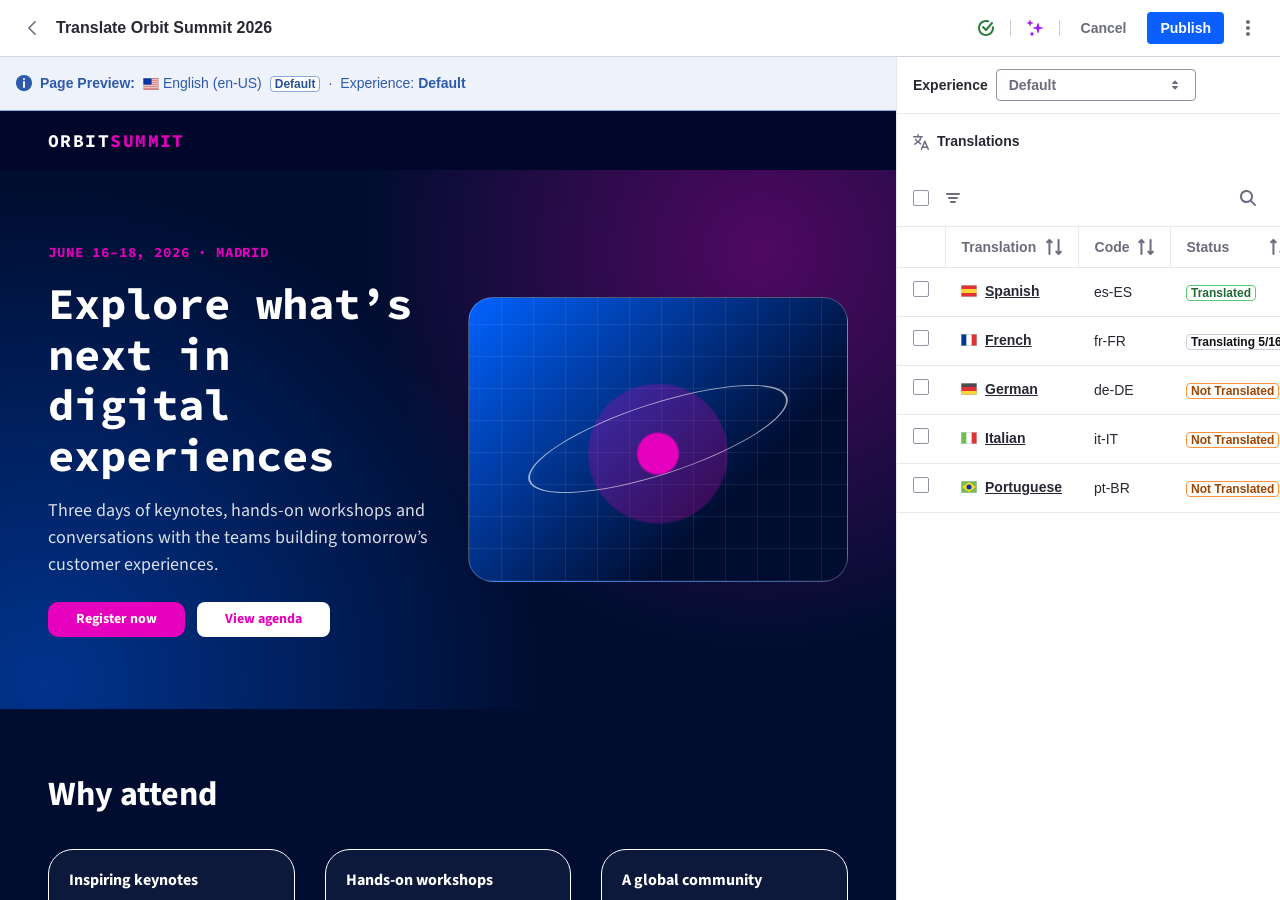
<file: translation-editor.html>
<!DOCTYPE html>
<html lang="en" style="overflow: clip;">
<head>
  <meta charset="UTF-8">
  <meta name="viewport" content="width=device-width, initial-scale=1.0">
  <title>Translate Orbit Summit 2026 — Liferay DXP</title>

  <!-- Lexicon kit — in this order -->
  <script>(function(){
    var S=['light','light-hc','dark','dark-hc'];
    function apply(){try{
      var r=document.documentElement;
      var s=localStorage.getItem('vanilla-skin')||'light';
      S.forEach(function(c){r.classList.remove(c);});
      r.classList.add(S.indexOf(s)>-1?s:'light');
      // CMS Style: on when toggled in the kit, and always when translating CMS content
      if(localStorage.getItem('vanilla-cms-style')==='1'||/[?&]source=cms(&|$)/.test(location.search)){
        r.style.setProperty('--rounded-sm','4px');
        r.style.setProperty('--rounded-md','8px');
        r.style.setProperty('--rounded-lg','16px');
      }else{
        r.style.removeProperty('--rounded-sm');
        r.style.removeProperty('--rounded-md');
        r.style.removeProperty('--rounded-lg');
      }
    }catch(e){}}
    apply();
    window.addEventListener('pageshow',apply);
  })()</script>
  <link rel="stylesheet" href="tokens.css">
  <link rel="stylesheet" href="tokens-high-contrast.css">
  <link rel="stylesheet" href="tokens-dark.css">
  <link rel="stylesheet" href="components.css">
  <script src="icons.js"></script>

  <!-- ── Previewed customer site theme ────────────────────────────────────
       Deliberate exception to the kit's tokens-only / no-page-CSS rules: this
       block styles the *page being translated* (customer content inside the
       preview), not the Liferay UI, so it carries the site's own brand values
       — modelled on the DEVCON 2026 event site (events.liferay.com). Scoped
       to .site so nothing leaks into the editor, and unaffected by skins. -->
  <link rel="preconnect" href="https://fonts.googleapis.com">
  <link rel="stylesheet" href="https://fonts.googleapis.com/css2?family=Source+Code+Pro:wght@600;700&family=Source+Sans+3:wght@400;600;700&display=swap">
  <style>
    .site {
      --site-navy: #000D30;
      --site-navy-d: #00072B;
      --site-magenta: #E500BD;
      --site-blue: #0162FF;
      --site-white: #FFFFFF;
      --site-display: "Source Code Pro", "Courier New", monospace;
      --site-text: "Source Sans 3", "Source Sans Pro", Helvetica, Arial, sans-serif;
      min-height: 100%;
      background: var(--site-navy);
      color: var(--site-white);
      font-family: var(--site-text);
      font-size: 16px;
      line-height: 1.5;
    }
    .site h2, .site h3 { font-family: inherit; color: inherit; margin: 0; }

    .site-header { display: flex; align-items: center; padding: 16px 48px; background: var(--site-navy-d); }
    .site-logo { font-family: var(--site-display); font-size: 18px; font-weight: 700; letter-spacing: 0.08em; }
    .site-logo span { color: var(--site-magenta); }

    .site-hero {
      display: grid; grid-template-columns: repeat(auto-fit, minmax(260px, 1fr)); gap: 40px; align-items: center;
      padding: 72px 48px;
      background:
        radial-gradient(circle at 85% 15%, rgba(229, 0, 189, 0.35), transparent 45%),
        radial-gradient(circle at 5% 95%, rgba(1, 98, 255, 0.45), transparent 50%),
        var(--site-navy);
    }
    .site-hero__copy { display: flex; flex-direction: column; align-items: flex-start; gap: 16px; }
    .site-eyebrow { font-family: var(--site-display); font-size: 14px; font-weight: 700; letter-spacing: 0.06em; text-transform: uppercase; color: var(--site-magenta); }
    .site-h1 { font-family: var(--site-display) !important; font-size: 44px; font-weight: 700; line-height: 1.15; }
    .site-lead { font-size: 18px; line-height: 1.5; opacity: 0.85; margin: 0; }
    .site-actions { display: flex; flex-wrap: wrap; gap: 12px; margin-top: 8px; }

    .site-btn { display: inline-flex; align-items: center; padding: 8px 28px; border-radius: 10px; background: var(--site-magenta); color: var(--site-white); font-size: 14px; font-weight: 700; line-height: 1.3; }
    .site-btn--light { background: var(--site-white); color: var(--site-magenta); border-radius: 8px; }

    .site-visual {
      position: relative; aspect-ratio: 4 / 3; border-radius: 25px; overflow: hidden;
      border: 1px solid rgba(255, 255, 255, 0.25);
      background:
        radial-gradient(circle at 50% 55%, var(--site-magenta) 0 8%, rgba(229, 0, 189, 0.25) 9% 28%, transparent 29%),
        repeating-linear-gradient(0deg, rgba(255, 255, 255, 0.07) 0 1px, transparent 1px 32px),
        repeating-linear-gradient(90deg, rgba(255, 255, 255, 0.07) 0 1px, transparent 1px 32px),
        linear-gradient(135deg, var(--site-blue) 0%, var(--site-navy) 70%);
    }
    .site-visual::before { content: ""; position: absolute; inset: 20% 14%; border: 2px solid rgba(255, 255, 255, 0.6); border-radius: 50%; transform: rotate(-18deg) scaleY(0.42); }

    .site-section { display: flex; flex-direction: column; gap: 32px; padding: 64px 48px; }
    .site-section--dark { background: var(--site-navy-d); }
    .site-h2 { font-size: 34px; font-weight: 700; line-height: 1.3; }
    .site-cards { display: grid; grid-template-columns: repeat(auto-fit, minmax(180px, 1fr)); gap: 30px; }
    .site-card { display: flex; flex-direction: column; gap: 8px; padding: 20px; border: 1px solid var(--site-white); border-radius: 25px; background: rgba(255, 255, 255, 0.05); }
    .site-card__title { font-size: 16px; font-weight: 700; color: var(--site-magenta); }
    .site-card__text { font-size: 16px; margin: 0; opacity: 0.85; }

    .site-cta { display: flex; flex-wrap: wrap; align-items: center; justify-content: space-between; gap: 24px; padding: 40px; border-radius: 25px; background: linear-gradient(100deg, var(--site-blue), var(--site-magenta)); }
    .site-cta__copy { display: flex; flex-direction: column; align-items: flex-start; gap: 8px; }
    .site-code { margin-top: 8px; padding: 4px 14px; border: 1px dashed var(--site-white); border-radius: 8px; font-family: var(--site-display); font-size: 18px; font-weight: 700; letter-spacing: 0.08em; }

    .site-footer { padding: 24px 48px; background: var(--site-navy-d); font-size: 12px; opacity: 0.7; }

    /* Display page (CMS content) — article template of the same site */
    .site-article { display: flex; flex-direction: column; gap: 24px; max-width: 760px; margin: 0 auto; padding: 64px 48px 80px; }
    .site-article__meta { margin: 0; font-size: 14px; opacity: 0.7; }
    .site-article__visual { aspect-ratio: 16 / 9; }
    .site-article__body { display: flex; flex-direction: column; gap: 20px; }
    .site-article__body p { margin: 0; font-size: 18px; line-height: 1.7; opacity: 0.9; }
    .site-article__body p:first-child { font-size: 21px; opacity: 1; }
    .site-article--minimal { max-width: 640px; padding-top: 48px; }
    .site-article--minimal .site-h1 { font-size: 32px; }

    /* Second channel (Partner Portal) — a site on Liferay's default Classic theme */
    .classic { min-height: 100%; display: flex; flex-direction: column; background: #FFFFFF; color: #272833; font-family: system-ui, -apple-system, "Segoe UI", Roboto, sans-serif; font-size: 16px; line-height: 1.5; }
    .classic h1, .classic h2 { margin: 0; font-family: inherit; color: inherit; }
    .classic-header { display: flex; align-items: center; gap: 16px; padding: 24px 40px; }
    .classic-logo { width: 44px; height: 44px; flex-shrink: 0; border-radius: 50%; background: radial-gradient(circle at 35% 40%, #0B5FFF 0 45%, #1C2E8E 46%); }
    .classic-name { font-size: 26px; font-weight: 700; }
    .classic-search { display: flex; align-items: center; justify-content: space-between; width: 280px; margin-left: auto; padding: 10px 16px; border-radius: 6px; background: #F1F2F5; color: #6B6C7E; }
    .classic-signin { display: inline-flex; align-items: center; gap: 8px; color: #6B6C7E; font-weight: 600; }
    .classic-nav { padding: 12px 40px 20px; color: #6B6C7E; font-weight: 600; }
    .classic-main { flex: 1; display: flex; flex-direction: column; gap: 16px; max-width: 880px; padding: 32px 40px 64px; }
    .classic-title { font-size: 36px; font-weight: 700; line-height: 1.2; }
    .classic-subtitle { margin: 0; font-size: 20px; color: #6B6C7E; }
    .classic-date { margin: 0; font-size: 14px; color: #6B6C7E; }
    .classic-body { display: flex; flex-direction: column; gap: 16px; }
    .classic-body p { margin: 0; }
    .classic-footer { padding: 40px 96px; background: #272833; color: #FFFFFF; font-size: 14px; }
    .classic-footer span { text-decoration: underline; }
  </style>
</head>
<body style="display: flex; flex-direction: column; height: 100vh; overflow: clip;">

<!-- ════════════════════════════════════════════════════════════════
     EDIT BELOW.
     Components: see ../components.html for live variants (all components, one page).
     Icons: <svg class="lexicon-icon"><use href="#name"></use></svg>
            (513 names — grep ../icons.svg for `<symbol id=`)
     Tokens only: var(--color-…), var(--spacing-…), var(--font-size-…).
     ════════════════════════════════════════════════════════════════ -->

<!-- Header — Control Menu (Lexicon Satellites 3310:13346).
     56px tall: 12px block padding around the 32px (sm) buttons.
     Figma puts 8px between the button cluster and the title. -->
<!-- padding-inline pins 16px sides at every width (the kit drops to 12px under 768px). -->
<header class="control-menu" style="padding-block: var(--spacing-4); padding-inline: var(--spacing-5); flex-shrink: 0; position: relative; z-index: 100;">
  <div class="control-menu__left" style="gap: var(--spacing-3);">
    <div class="control-menu__btns">
      <button class="control-menu__btn" type="button" id="back-btn" aria-label="Back" data-tooltip="Back" data-tooltip-align="start">
        <svg class="lexicon-icon" aria-hidden="true"><use href="#angle-left"></use></svg>
      </button>
    </div>
    <!-- Title: wraps onto two lines when space runs out (no ellipsis). -->
    <div id="hdr-left-wrap" style="display: flex; flex-wrap: wrap; align-items: center; gap: var(--spacing-2) var(--spacing-3); min-width: 0;">
    <h1 class="control-menu__title" id="editor-title" title="Translate Orbit Summit 2026" style="white-space: normal; overflow: visible; min-width: 0;">
      Translate <span id="editor-page-name">Orbit Summit 2026</span>
    </h1>

    </div>
  </div>

  <div class="control-menu__right" style="gap: var(--spacing-3);">
    <!-- Autosave status — as the page editor's NetworkStatusBar: every change
         is saved as a draft automatically. Spinner while saving, success
         check once saved (name in the tooltip). -->
    <span id="autosave" tabindex="0" data-tooltip="Saved as Draft"
          style="display: inline-flex; align-items: center; justify-content: center; flex-shrink: 0; width: var(--spacing-8); height: var(--spacing-8);">
      <svg class="lexicon-icon" id="autosave-saved" role="img" aria-label="Saved as Draft" style="color: var(--color-success);"><use href="#check-circle"></use></svg>
      <span class="loading-animation loading-animation-sm" id="autosave-saving" role="img" aria-label="Saving" hidden></span>
      <span class="sr-only" id="autosave-live" aria-live="polite"></span>
    </span>
    <span aria-hidden="true" style="flex-shrink: 0; width: 1px; height: var(--spacing-5); background: var(--color-secondary-l2);"></span>
    <!-- AI — purple #stars (same AI colour as "AI Translated"), then a divider -->
    <button class="btn btn--borderless btn--sm btn--icon" type="button" id="ai-btn"
            aria-label="AI Assistant" data-tooltip="AI Assistant" style="color: var(--color-chart-purple-d1);">
      <svg class="lexicon-icon" aria-hidden="true"><use href="#stars"></use></svg>
    </button>
    <span aria-hidden="true" style="flex-shrink: 0; width: 1px; height: var(--spacing-5); background: var(--color-secondary-l2);"></span>
    <button class="btn btn--borderless btn--sm" type="button" id="cancel-btn" data-compact aria-label="Cancel" data-tooltip="Cancel" data-tooltip-muted style="font-size: var(--font-size-base);"><svg class="lexicon-icon" aria-hidden="true" data-compact-icon hidden><use href="#times"></use></svg><span data-compact-label>Cancel</span></button>
    <button class="btn btn--primary btn--sm" type="button" id="publish-btn" data-compact aria-label="Publish" data-tooltip="Publish" data-tooltip-muted style="font-size: var(--font-size-base);"><svg class="lexicon-icon" aria-hidden="true" data-compact-icon hidden><use href="#arrow-up-full"></use></svg><span data-compact-label>Publish</span></button>

    <div id="more-actions" style="position: relative;">
      <button class="btn btn--borderless btn--sm btn--icon" type="button" id="more-actions-trigger"
              aria-label="More Actions" aria-haspopup="menu" aria-expanded="false" aria-controls="more-actions-menu"
              data-tooltip="More Actions" data-tooltip-align="end">
        <svg class="lexicon-icon" aria-hidden="true"><use href="#ellipsis-v"></use></svg>
      </button>
      <ul class="dropdown" role="menu" id="more-actions-menu" aria-labelledby="more-actions-trigger" hidden
          style="position: absolute; top: calc(100% + var(--spacing-2)); right: 0; z-index: 1000;">
        <li role="none"><button type="button" class="dropdown__item" role="menuitem" tabindex="-1" data-value="download-xlf"><svg class="lexicon-icon dropdown__item-icon" aria-hidden="true"><use href="#download"></use></svg> Download XLF</button></li>
        <li role="none"><button type="button" class="dropdown__item" role="menuitem" tabindex="-1" data-value="configuration"><svg class="lexicon-icon dropdown__item-icon" aria-hidden="true"><use href="#cog"></use></svg> Configuration</button></li>
        <!-- Prototype comparison: which side the translations panel sits on -->
        <li role="none"><button type="button" class="dropdown__item" role="menuitem" tabindex="-1" data-value="panel-side" id="panel-side-item"><svg class="lexicon-icon dropdown__item-icon" aria-hidden="true"><use href="#columns"></use></svg> <span id="panel-side-text">Move Panel to the Left</span></button></li>
        <li class="dropdown__divider" role="separator"></li>
        <!-- Back to the last published version (disabled when there is no draft) -->
        <li role="none"><button type="button" class="dropdown__item" role="menuitem" tabindex="-1" data-value="discard-draft" id="discard-draft-item"><svg class="lexicon-icon dropdown__item-icon" aria-hidden="true"><use href="#times-circle"></use></svg> Discard Draft</button></li>
      </ul>
    </div>
  </div>
</header>

<!-- Workspace — resizable split: side panel (left) · page preview (right).
     The side panel navigates in place: level 1 lists the languages, level 2
     holds the fields of the chosen language. Default width 30% (min 300px). -->
<!-- Blank page (?empty=1) — nothing to translate. Replaces the workspace.
     Clay "empty state" illustration (satellite): there's no content. -->
<div id="no-content" hidden style="flex: 1; min-height: 0; display: flex; align-items: center; justify-content: center; padding: var(--spacing-7);">
  <div class="empty-state">
    <div class="empty-state__media"><img src="illustrations/illustration-satellite.svg" alt=""></div>
    <h2 class="empty-state__title">No Content to Translate</h2>
    <p class="empty-state__text">This page is empty, so there is nothing to translate yet. Add content to the page and come back to translate it.</p>
    <button class="btn btn--secondary btn--sm" type="button" id="no-content-edit" style="font-size: var(--font-size-base);">Edit Page</button>
  </div>
</div>

<main id="workspace" style="position: relative; flex: 1; min-height: 0; display: grid; grid-template-columns: minmax(0, 1fr) clamp(300px, 30%, 600px); grid-template-rows: minmax(0, 1fr);">

  <!-- ── Left: side panel ──────────────────────────────────── -->
  <section id="fields-pane" aria-label="Translations" style="position: relative; display: flex; flex-direction: column; min-height: 0; background: var(--color-white); border-right: 1px solid var(--color-secondary-l3);">

    <!-- Scope — Experience, shared by both levels (above Filter / Search).
         Each experience shows its status in the dropdown: Draft / Published. -->
    <div id="scope-bar" style="position: relative; z-index: 30; padding: var(--spacing-4) var(--spacing-5); border-bottom: 1px solid var(--color-secondary-l3); flex-shrink: 0;">
      <div id="exp-group" style="display: flex; align-items: center; gap: var(--spacing-3); flex-shrink: 1; min-width: 0;">
        <span id="exp-label" style="font-weight: var(--font-weight-bold);">Experience</span>
        <!-- Up to 200px; shrinks on narrow screens (down to the picker minimum). -->
        <div class="picker" id="exp-picker" style="flex: 0 1 200px; min-width: 110px;">
          <button class="btn btn--secondary btn--sm picker__trigger" type="button" id="exp-trigger"
                  aria-haspopup="listbox" aria-expanded="false" aria-controls="exp-menu" aria-labelledby="exp-label exp-trigger-text"
                  style="font-size: var(--font-size-base);">
            <span class="picker__trigger-text" id="exp-trigger-text">Default</span>
            <svg class="lexicon-icon" aria-hidden="true"><use href="#caret-double-l"></use></svg>
          </button>
          <ul class="dropdown" role="listbox" id="exp-menu" aria-labelledby="exp-label" hidden
              style="position: absolute; top: calc(100% + var(--spacing-2)); left: 0; z-index: 1000; width: max-content;"></ul>
        </div>
      </div>
    </div>

    <!-- Level 1 — languages: filter + search (or bulk bar while selecting),
         results bar, Table component with multi-selection -->
    <div id="panel-languages" style="flex: 1; min-height: 0; display: flex; flex-direction: column;">
      <!-- Panel header — same row the language breadcrumb takes in level 2 -->
      <div style="display: flex; align-items: center; gap: var(--spacing-3); padding: var(--spacing-4) var(--spacing-5); flex-shrink: 0;">
        <svg class="lexicon-icon" aria-hidden="true" style="flex-shrink: 0; color: var(--color-secondary);"><use href="#automatic-translate"></use></svg>
        <h2 style="display: flex; align-items: center; min-height: var(--spacing-8); margin: 0; font-size: var(--font-size-base); font-weight: var(--font-weight-bold); color: var(--color-dark);">Translations</h2>
      </div>

      <div id="lang-tools" data-toolbar style="position: relative; z-index: 20; display: flex; align-items: center; gap: var(--spacing-3); padding: var(--spacing-4) var(--spacing-5); border-bottom: 1px solid var(--color-secondary-l3); flex-shrink: 0;">
        <!-- Select all — Management Toolbar checkbox, before the filter -->
        <label class="checkbox" id="lang-select-all-wrap">
          <input type="checkbox" class="checkbox__input" id="lang-select-all" aria-label="Select All Translations">
          <span class="checkbox__box"><svg class="checkbox__icon checkbox__icon--check"><use href="#check-small"></use></svg><svg class="checkbox__icon checkbox__icon--hr"><use href="#hr"></use></svg></span>
        </label>

        <div id="lang-filter" style="position: relative; display: flex; flex-shrink: 0;">
          <button class="btn btn--borderless btn--sm" type="button" id="lang-filter-trigger" data-filter-btn aria-label="Filter" data-tooltip="Filter" data-tooltip-muted
                  aria-haspopup="menu" aria-expanded="false" aria-controls="lang-filter-menu"
                  style="font-size: var(--font-size-base);">
            <svg class="lexicon-icon" aria-hidden="true"><use href="#filter"></use></svg>
            <span class="filter-label">Filter</span>
            <svg class="lexicon-icon filter-label" aria-hidden="true"><use href="#caret-bottom"></use></svg>
          </button>
          <ul class="dropdown" role="menu" id="lang-filter-menu" aria-labelledby="lang-filter-trigger" hidden
              style="position: absolute; top: calc(100% + var(--spacing-2)); left: 0; z-index: 1000;"></ul>
        </div>

        <div class="input input--sm" data-search-wrap style="flex: 1; min-width: 0;">
          <label class="sr-only" for="lang-search">Search languages</label>
          <div class="search">
            <input type="search" class="input__field search__field" id="lang-search" placeholder="Search" autocomplete="off">
            <button class="search__clear" type="button" id="lang-search-clear" aria-label="Clear" data-tooltip="Clear" hidden>
              <svg class="lexicon-icon" aria-hidden="true"><use href="#times"></use></svg>
            </button>
            <button class="search__submit" type="button" data-search-submit aria-label="Search" data-tooltip="Search"><svg class="lexicon-icon" aria-hidden="true"><use href="#search"></use></svg></button>
          </div>
        </div>

        <!-- Narrow panel (Clay management toolbar): search collapses to an
             icon; opening it takes the whole row, with "Close Search". -->
        <button class="btn btn--borderless btn--sm btn--icon" type="button" data-search-open hidden aria-label="Search" data-tooltip="Search" data-tooltip-align="end" style="margin-left: auto;">
          <svg class="lexicon-icon" aria-hidden="true"><use href="#search"></use></svg>
        </button>
        <button class="btn btn--borderless btn--sm btn--icon" type="button" data-search-close hidden aria-label="Close Search" data-tooltip="Close Search" data-tooltip-align="end">
          <svg class="lexicon-icon" aria-hidden="true"><use href="#times"></use></svg>
        </button>
      </div>

      <!-- Selection mode — Frontend Data Set selection bar (Management Toolbar active) -->
      <div id="lang-bulk" class="management-toolbar management-toolbar--active" hidden style="position: relative; z-index: 20; flex-shrink: 0;">
        <div class="management-toolbar__bar" style="gap: var(--spacing-3); padding-inline: var(--spacing-5);">
          <label class="checkbox" id="bulk-check-wrap">
            <input type="checkbox" class="checkbox__input" id="bulk-check" aria-label="Select All Translations">
            <span class="checkbox__box"><svg class="checkbox__icon checkbox__icon--check"><use href="#check-small"></use></svg><svg class="checkbox__icon checkbox__icon--hr"><use href="#hr"></use></svg></span>
          </label>
          <span class="management-toolbar__count" id="bulk-count"></span>
          <button class="btn btn--link btn--sm" type="button" id="bulk-clear">Clear</button>
          <div class="management-toolbar__spacer"></div>
          <!-- Bulk actions: always icon-only (the panel is too narrow for
               labels); the tooltip carries the name. -->
          <button class="btn btn--borderless btn--sm btn--icon" type="button" data-bulk="auto-translate" aria-label="Auto-translate" data-tooltip="Auto-translate">
            <svg class="lexicon-icon" aria-hidden="true"><use href="#stars"></use></svg>
          </button>
          <button class="btn btn--borderless btn--sm btn--icon" type="button" data-bulk="mark-translated" aria-label="Mark as Translated" data-tooltip="Mark as Translated">
            <svg class="lexicon-icon" aria-hidden="true"><use href="#check-circle"></use></svg>
          </button>
          <button class="btn btn--borderless btn--sm btn--icon" type="button" data-bulk="reset" aria-label="Reset Translation" data-tooltip="Reset Translation" data-tooltip-align="end">
            <svg class="lexicon-icon" aria-hidden="true"><use href="#trash"></use></svg>
          </button>
        </div>
      </div>

      <div id="lang-results" hidden style="display: flex; align-items: flex-start; gap: var(--spacing-4); padding: var(--spacing-3) var(--spacing-5); border-bottom: 1px solid var(--color-secondary-l3); background: var(--color-white); flex-shrink: 0;">
        <!-- Text + filter labels wrap together: labels that don't fit drop to
             the next line, under "N Results Found for:"; Clear keeps its own
             column on the right so nothing overlaps it. -->
        <div style="flex: 1; min-width: 0; display: flex; flex-wrap: wrap; align-items: center; gap: var(--spacing-2);">
          <span id="lang-results-text" aria-live="polite" style="font-size: var(--font-size-sm); color: var(--color-secondary); margin-right: var(--spacing-1);"></span>
          <span id="lang-results-chips" style="display: contents;"></span>
        </div>
        <button class="btn btn--link btn--sm" type="button" id="lang-results-clear" style="flex-shrink: 0; height: var(--spacing-7);">Clear</button>
      </div>

      <div id="lang-body" style="flex: 1; min-height: 0; overflow: auto; display: flex; flex-direction: column;">
        <!-- Full-bleed in the panel: no outer border/radius, just the row dividers. -->
        <table class="table" id="lang-table" aria-label="Translations" style="border: 0; border-radius: 0; border-bottom: 1px solid var(--color-secondary-l3);">
          <thead>
            <tr>
              <th class="table__cell--gutter" style="padding-block: var(--spacing-3);"><span class="sr-only">Select</span></th>
              <th data-sort-col="name" aria-sort="none" style="padding-block: var(--spacing-3); border-left: 1px solid var(--color-secondary-l3);">
                <button type="button" data-sort="name" style="display: flex; align-items: center; justify-content: space-between; gap: var(--spacing-3); width: 100%; padding: 0; border: 0; background: none; font: inherit; color: inherit; cursor: pointer;">Translation<svg class="lexicon-icon" aria-hidden="true"><use href="#order-arrow"></use></svg></button>
              </th>
              <th data-sort-col="code" data-col="code" aria-sort="none" style="padding-block: var(--spacing-3); border-left: 1px solid var(--color-secondary-l3);">
                <button type="button" data-sort="code" style="display: flex; align-items: center; justify-content: space-between; gap: var(--spacing-3); width: 100%; padding: 0; border: 0; background: none; font: inherit; color: inherit; cursor: pointer;">Code<svg class="lexicon-icon" aria-hidden="true"><use href="#order-arrow"></use></svg></button>
              </th>
              <th data-sort-col="status" data-col="status" aria-sort="none" style="padding-block: var(--spacing-3); border-left: 1px solid var(--color-secondary-l3);">
                <button type="button" data-sort="status" style="display: flex; align-items: center; justify-content: space-between; gap: var(--spacing-3); width: 100%; padding: 0; border: 0; background: none; font: inherit; color: inherit; cursor: pointer;">Status<svg class="lexicon-icon" aria-hidden="true"><use href="#order-arrow"></use></svg></button>
              </th>
              <th class="table__cell--gutter" style="padding-block: var(--spacing-3); border-left: 1px solid var(--color-secondary-l3);">
                <!-- Frontend Data Set · column visibility (▾ in the last header cell) -->
                <div id="cols-menu-wrap" style="position: relative; display: flex; justify-content: center;">
                  <button class="btn btn--borderless btn--xs btn--icon" type="button" id="cols-trigger"
                          aria-label="Manage Columns" aria-haspopup="menu" aria-expanded="false" aria-controls="cols-menu"
                          data-tooltip="Manage Columns" data-tooltip-align="end">
                    <svg class="lexicon-icon" aria-hidden="true"><use href="#caret-bottom"></use></svg>
                  </button>
                  <ul class="dropdown" role="menu" id="cols-menu" aria-labelledby="cols-trigger" hidden
                      style="position: absolute; top: calc(100% + var(--spacing-2)); right: 0; z-index: 1000; width: max-content; text-align: left; font-weight: var(--font-weight-semi);">
                    <li class="dropdown__group-title" role="presentation">Columns</li>
                    <li role="none"><label class="dropdown__item" role="menuitemcheckbox" aria-checked="true" aria-disabled="true" tabindex="-1" style="cursor: not-allowed;">
                      <span class="checkbox is-disabled"><input type="checkbox" class="checkbox__input" checked disabled tabindex="-1"><span class="checkbox__box"><svg class="checkbox__icon checkbox__icon--check"><use href="#check-small"></use></svg><svg class="checkbox__icon checkbox__icon--hr"><use href="#hr"></use></svg></span></span> Translation
                    </label></li>
                    <li role="none"><label class="dropdown__item" role="menuitemcheckbox" aria-checked="true" tabindex="-1" data-toggle-col="code">
                      <span class="checkbox"><input type="checkbox" class="checkbox__input" checked tabindex="-1"><span class="checkbox__box"><svg class="checkbox__icon checkbox__icon--check"><use href="#check-small"></use></svg><svg class="checkbox__icon checkbox__icon--hr"><use href="#hr"></use></svg></span></span> Code
                    </label></li>
                    <li role="none"><label class="dropdown__item" role="menuitemcheckbox" aria-checked="true" tabindex="-1" data-toggle-col="status">
                      <span class="checkbox"><input type="checkbox" class="checkbox__input" checked tabindex="-1"><span class="checkbox__box"><svg class="checkbox__icon checkbox__icon--check"><use href="#check-small"></use></svg><svg class="checkbox__icon checkbox__icon--hr"><use href="#hr"></use></svg></span></span> Status
                    </label></li>
                  </ul>
                </div>
                <span class="sr-only">Actions</span>
              </th>
            </tr>
          </thead>
          <tbody id="lang-list"></tbody>
        </table>
      </div>
    </div>

    <!-- Level 2 — translation of the chosen language -->
    <div id="panel-translate" hidden style="flex: 1; min-height: 0; display: flex; flex-direction: column;">

      <!-- Panel header: back to Translations · flag + language + code ·
           status label · options (right) -->
      <div style="position: relative; z-index: 25; display: flex; align-items: center; gap: var(--spacing-3); padding: var(--spacing-4) var(--spacing-5); flex-shrink: 0;">
        <!-- Pulled left by its own inner space so the arrow lines up with the
             16px panel gutter, like the icon of the Translations header. -->
        <button class="btn btn--borderless btn--sm btn--icon" type="button" id="to-languages"
                aria-label="Back to Translations" data-tooltip="Back to Translations" data-tooltip-align="start"
                style="margin-left: calc(var(--spacing-3) * -1);">
          <svg class="lexicon-icon" aria-hidden="true"><use href="#angle-left"></use></svg>
        </button>

        <!-- Language + status. When space runs out this wraps onto two lines
             (no ellipsis): the label drops below. -->
        <div style="display: flex; flex-wrap: wrap; align-items: center; gap: var(--spacing-2) var(--spacing-4); flex: 1; min-width: 0; min-height: var(--spacing-8);">
          <h2 id="lang-title" style="display: flex; flex-wrap: wrap; align-items: center; gap: var(--spacing-1) var(--spacing-3); min-width: 0; margin: 0; font-size: var(--font-size-base); font-weight: var(--font-weight-bold); color: var(--color-dark);">
            <span class="lang-picker__flag" id="lang-title-flag" aria-hidden="true"></span>
            <span id="lang-title-text"></span>
            <span id="lang-title-code" style="font-weight: var(--font-weight-normal); color: var(--color-secondary);"></span>
          </h2>

          <!-- Status — same label as in the translations table -->
          <span id="fields-counter" aria-live="polite" style="display: flex; align-items: center; flex-shrink: 0;"></span>
        </div>

        <!-- Translation actions for the selected language -->
        <div id="lang-actions" style="position: relative; display: flex; flex-shrink: 0; margin-left: auto;">
          <button class="btn btn--secondary btn--sm btn--icon" type="button" id="lang-actions-trigger"
                  aria-label="Translation Options" aria-haspopup="menu" aria-expanded="false" aria-controls="lang-actions-menu"
                  data-tooltip="Translation Options" data-tooltip-align="end">
            <svg class="lexicon-icon" aria-hidden="true"><use href="#ellipsis-v"></use></svg>
          </button>
          <ul class="dropdown" role="menu" id="lang-actions-menu" aria-labelledby="lang-actions-trigger" hidden
              style="position: absolute; top: calc(100% + var(--spacing-2)); right: 0; z-index: 1000; width: max-content;">
            <li role="none"><button type="button" class="dropdown__item" role="menuitem" tabindex="-1" data-value="auto-translate">
              <svg class="lexicon-icon dropdown__item-icon" aria-hidden="true"><use href="#stars"></use></svg> Auto-translate
            </button></li>
            <li role="none"><button type="button" class="dropdown__item" role="menuitem" tabindex="-1" data-value="mark-translated">
              <svg class="lexicon-icon dropdown__item-icon" aria-hidden="true"><use href="#check-circle"></use></svg> Mark as Translated
            </button></li>
            <li role="none"><button type="button" class="dropdown__item" role="menuitem" tabindex="-1" data-value="reset">
              <svg class="lexicon-icon dropdown__item-icon" aria-hidden="true"><use href="#trash"></use></svg> Reset Translation
            </button></li>
            <!-- Small screens only (no inline preview) -->
            <li class="dropdown__divider" role="separator" data-solo-only hidden></li>
            <li role="none" data-solo-only hidden><button type="button" class="dropdown__item" role="menuitem" tabindex="-1" data-value="preview-tab">
              <svg class="lexicon-icon dropdown__item-icon" aria-hidden="true"><use href="#shortcut"></use></svg> Preview in a New Tab
            </button></li>
          </ul>
        </div>
      </div>

      <!-- Filter + search (Management Toolbar pattern, scoped to the fields) -->
      <div id="fields-tools" data-toolbar style="position: relative; z-index: 20; display: flex; align-items: center; gap: var(--spacing-3); padding: var(--spacing-4) var(--spacing-5); border-bottom: 1px solid var(--color-secondary-l3); flex-shrink: 0;">
        <!-- Filter — Management Toolbar filter button (not a picker): fixed
             "Filter" label, the active filter shows in the results bar. -->
        <div id="status-picker" style="position: relative; display: flex; flex-shrink: 0;">
          <button class="btn btn--borderless btn--sm" type="button" id="status-trigger" data-filter-btn data-row-start aria-label="Filter" data-tooltip="Filter" data-tooltip-muted
                  aria-haspopup="menu" aria-expanded="false" aria-controls="status-menu"
                  style="font-size: var(--font-size-base);">
            <svg class="lexicon-icon" aria-hidden="true"><use href="#filter"></use></svg>
            <span class="filter-label">Filter</span>
            <svg class="lexicon-icon filter-label" aria-hidden="true"><use href="#caret-bottom"></use></svg>
          </button>
          <ul class="dropdown" role="menu" id="status-menu" aria-labelledby="status-trigger" hidden
              style="position: absolute; top: calc(100% + var(--spacing-2)); left: 0; z-index: 1000;"></ul>
        </div>

        <div class="input input--sm" data-search-wrap style="flex: 1; min-width: 0;">
          <label class="sr-only" for="fields-search">Search fields</label>
          <div class="search">
            <input type="search" class="input__field search__field" id="fields-search" placeholder="Search Fields or Text" autocomplete="off">
            <button class="search__clear" type="button" id="fields-search-clear" aria-label="Clear" data-tooltip="Clear" hidden>
              <svg class="lexicon-icon" aria-hidden="true"><use href="#times"></use></svg>
            </button>
            <button class="search__submit" type="button" data-search-submit aria-label="Search" data-tooltip="Search"><svg class="lexicon-icon" aria-hidden="true"><use href="#search"></use></svg></button>
          </div>
        </div>

        <!-- Narrow panel (Clay management toolbar): search collapses to an
             icon; opening it takes the whole row, with "Close Search". -->
        <button class="btn btn--borderless btn--sm btn--icon" type="button" data-search-open hidden aria-label="Search" data-tooltip="Search" data-tooltip-align="end" style="margin-left: auto;">
          <svg class="lexicon-icon" aria-hidden="true"><use href="#search"></use></svg>
        </button>
        <button class="btn btn--borderless btn--sm btn--icon" type="button" data-search-close hidden aria-label="Close Search" data-tooltip="Close Search" data-tooltip-align="end">
          <svg class="lexicon-icon" aria-hidden="true"><use href="#times"></use></svg>
        </button>
      </div>

      <!-- Results bar — as in the CMS: "N Results Found for:" + one removable
           label per active filter + Clear. Shown while a search/filter is active. -->
      <div id="fields-results" hidden style="display: flex; align-items: flex-start; gap: var(--spacing-4); padding: var(--spacing-3) var(--spacing-5); border-bottom: 1px solid var(--color-secondary-l3); background: var(--color-white); flex-shrink: 0;">
        <!-- Text + filter labels wrap together: labels that don't fit drop to
             the next line, under "N Results Found for:"; Clear keeps its own
             column on the right so nothing overlaps it. -->
        <div style="flex: 1; min-width: 0; display: flex; flex-wrap: wrap; align-items: center; gap: var(--spacing-2);">
          <span id="fields-results-text" aria-live="polite" style="font-size: var(--font-size-sm); color: var(--color-secondary); margin-right: var(--spacing-1);"></span>
          <span id="fields-results-chips" style="display: contents;"></span>
        </div>
        <button class="btn btn--link btn--sm" type="button" id="fields-results-clear" style="flex-shrink: 0; height: var(--spacing-7);">Clear</button>
      </div>

      <div id="fields-body" style="flex: 1; min-height: 0; overflow: auto; display: flex; flex-direction: column; gap: var(--spacing-7); padding: var(--spacing-5) var(--spacing-5) var(--spacing-8);"></div>
    </div>

    <!-- Clay horizontal resizer — drag, or ←/→ when focused. -->
    <div class="resizer" id="split-handle" role="separator" tabindex="0" aria-orientation="vertical" aria-controls="fields-pane"
         aria-label="Resize Panels" aria-valuemin="0" aria-valuemax="100" aria-valuenow="50"
         style="z-index: 30;"></div>
  </section>

  <!-- ── Right: preview ────────────────────────────────────── -->
  <section id="preview-pane" aria-label="Page Preview" style="display: flex; flex-direction: column; min-height: 0;">

    <!-- Preview language notice — which language (and experience) the
         preview is showing: the default language on arrival, the chosen one
         inside a translation. -->
    <!-- Lexicon Alert · Stripe · Info — full-width strip on top of the preview. -->
    <div style="flex-shrink: 0;">
      <!-- Lexicon Alert · Stripe · Info. Left: which language the preview
           shows. CMS only (right): where to preview the content, as in the
           CMS content editor's Preview panel — Channel (None = plain content
           form · a connected site · External URL) · Display Page of that site.
           Everything wraps instead of overflowing. The 32px pickers overflow
           the text line equally above and below (negative margin), so the
           bar keeps the height it has with text only. -->
      <div class="alert alert--stripe alert--info" id="preview-bar" style="position: relative; z-index: 20;">
        <div class="alert__content" style="padding-block: 0;">
          <svg class="lexicon-icon" id="preview-bar-icon" aria-hidden="true" style="margin-top: var(--spacing-1);"><use href="#info-circle"></use></svg>
          <div class="alert__text" style="flex: 1; min-width: 0; display: flex; flex-wrap: wrap; align-items: center; gap: var(--spacing-3) var(--spacing-7);">
            <span role="status" aria-live="polite" style="display: flex; flex-wrap: wrap; align-items: center; gap: var(--spacing-1) var(--spacing-3);">
              <strong id="preview-bar-title">Page Preview:</strong>
              <span style="display: inline-flex; align-items: center; gap: var(--spacing-2);">
                <span class="lang-picker__flag" id="preview-bar-flag" aria-hidden="true"></span>
                <span id="preview-bar-lang"></span>
              </span>
              <span id="preview-bar-default" class="label label--sm label--info" hidden>Default</span>
              <span id="preview-bar-exp-wrap" style="white-space: nowrap;"><span aria-hidden="true" style="margin-right: var(--spacing-3);">·</span>Experience: <strong id="preview-bar-exp"></strong></span>
            </span>
            <div id="preview-tools" hidden style="flex: 1 1 auto; min-width: 0; margin-block: calc((1.5em - var(--spacing-8)) / 2); display: flex; flex-wrap: wrap; align-items: center; gap: var(--spacing-3) var(--spacing-6);">
              <!-- Divider between the language and the selectors; hidden once the
                   selectors wrap onto their own line. -->
              <span id="preview-tools-divider" aria-hidden="true" style="flex-shrink: 0; width: 1px; height: var(--spacing-5); margin-right: var(--spacing-2); background: var(--color-info-l1);"></span>
              <div style="display: flex; align-items: center; gap: var(--spacing-3);">
                <span id="channel-label" style="font-weight: var(--font-weight-bold);">Channel</span>
                <div class="picker" id="channel-picker">
                  <button class="btn btn--secondary btn--sm picker__trigger" type="button" id="channel-trigger"
                          aria-haspopup="listbox" aria-expanded="false" aria-controls="channel-menu" aria-labelledby="channel-label channel-trigger-text"
                          style="font-size: var(--font-size-base);">
                    <span class="picker__trigger-text" id="channel-trigger-text"></span>
                    <svg class="lexicon-icon" aria-hidden="true"><use href="#caret-double-l"></use></svg>
                  </button>
                  <ul class="dropdown" role="listbox" id="channel-menu" aria-labelledby="channel-label" hidden
                      style="position: absolute; top: calc(100% + var(--spacing-2)); left: 0; z-index: 1000; width: max-content;"></ul>
                </div>
              </div>
              <div id="dpt-group" style="display: flex; align-items: center; gap: var(--spacing-3);">
                <span id="dpt-label" style="font-weight: var(--font-weight-bold);">Display Page</span>
                <div class="picker" id="dpt-picker">
                  <button class="btn btn--secondary btn--sm picker__trigger" type="button" id="dpt-trigger"
                          aria-haspopup="listbox" aria-expanded="false" aria-controls="dpt-menu" aria-labelledby="dpt-label dpt-trigger-text"
                          style="font-size: var(--font-size-base);">
                    <span class="picker__trigger-text" id="dpt-trigger-text"></span>
                    <svg class="lexicon-icon" aria-hidden="true"><use href="#caret-double-l"></use></svg>
                  </button>
                  <ul class="dropdown" role="listbox" id="dpt-menu" aria-labelledby="dpt-label" hidden
                      style="position: absolute; top: calc(100% + var(--spacing-2)); left: 0; z-index: 1000; width: max-content;"></ul>
                </div>
              </div>
              <!-- External URL: the page that renders the content outside Liferay -->
              <div id="url-group" class="input input--sm" hidden style="flex: 1 1 220px; min-width: 0;">
                <label class="sr-only" for="preview-url">External URL</label>
                <div class="search">
                  <input type="url" class="input__field search__field" id="preview-url" placeholder="https://" autocomplete="off">
                  <button class="search__submit" type="button" id="preview-url-reload" aria-label="Reload" data-tooltip="Reload"><svg class="lexicon-icon" aria-hidden="true"><use href="#reload"></use></svg></button>
                </div>
              </div>
            </div>
          </div>
        </div>
      </div>
    </div>

    <!-- Canvas -->
    <div id="preview-canvas" style="flex: 1; min-height: 0; overflow: auto; background: var(--color-white);">
      <!-- Previewed page — a customer site with its own theme (see #preview-page
           styles in <head>), deliberately NOT built with Clay/Lexicon. -->
      <article id="preview-page" class="site">

        <!-- Site header (master page — not translated here) -->
        <header class="site-header">
          <span class="site-logo">ORBIT<span>SUMMIT</span></span>
        </header>

        <!-- Hero Banner -->
        <section class="site-hero">
          <div class="site-hero__copy">
            <span class="site-eyebrow" data-field="hero-eyebrow"></span>
            <h2 class="site-h1" data-field="hero-title"></h2>
            <p class="site-lead" data-field="hero-text"></p>
            <div class="site-actions">
              <span class="site-btn" data-field="hero-cta"></span>
              <span class="site-btn site-btn--light" data-field="hero-cta2"></span>
            </div>
          </div>
          <div class="site-visual" role="img" data-field="hero-image"></div>
        </section>

        <!-- Feature Cards -->
        <section class="site-section">
          <h2 class="site-h2" data-field="features-title"></h2>
          <div class="site-cards">
            <div class="site-card">
              <h3 class="site-card__title" data-field="card1-title"></h3>
              <p class="site-card__text" data-field="card1-text"></p>
            </div>
            <div class="site-card">
              <h3 class="site-card__title" data-field="card2-title"></h3>
              <p class="site-card__text" data-field="card2-text"></p>
            </div>
            <div class="site-card">
              <h3 class="site-card__title" data-field="card3-title"></h3>
              <p class="site-card__text" data-field="card3-text"></p>
            </div>
          </div>
        </section>

        <!-- Call to Action -->
        <section class="site-section site-section--dark">
          <div class="site-cta">
            <div class="site-cta__copy">
              <h2 class="site-h2" data-field="cta-title"></h2>
              <p class="site-lead" data-field="cta-text"></p>
              <span class="site-code" data-field="cta-code"></span>
            </div>
            <span class="site-btn site-btn--light" data-field="cta-button"></span>
          </div>
        </section>

        <footer class="site-footer">© 2026 Orbit Summit</footer>
      </article>

      <!-- CMS content (?source=cms) — filled by script for the chosen
           channel: plain content form · a site's display page · External URL. -->
      <article id="preview-cms" hidden></article>
    </div>

  </section>

</main>

<!-- Row actions menu — shared by every language row's ⋮ (positioned by script). -->
<ul class="dropdown" role="menu" id="row-actions-menu" aria-label="Translation Options" hidden
    style="position: fixed; z-index: 1000; width: max-content;">
  <li role="none"><button type="button" class="dropdown__item" role="menuitem" tabindex="-1" data-value="auto-translate">
    <svg class="lexicon-icon dropdown__item-icon" aria-hidden="true"><use href="#stars"></use></svg> Auto-translate
  </button></li>
  <li role="none"><button type="button" class="dropdown__item" role="menuitem" tabindex="-1" data-value="mark-translated">
    <svg class="lexicon-icon dropdown__item-icon" aria-hidden="true"><use href="#check-circle"></use></svg> Mark as Translated
  </button></li>
  <li role="none"><button type="button" class="dropdown__item" role="menuitem" tabindex="-1" data-value="reset">
    <svg class="lexicon-icon dropdown__item-icon" aria-hidden="true"><use href="#trash"></use></svg> Reset Translation
  </button></li>
</ul>

<!-- Tooltip — shared, positioned under the hovered/focused icon button. -->
<div class="tooltip tooltip--top" role="tooltip" id="tooltip" hidden
     style="position: fixed; z-index: 1100; pointer-events: none; white-space: nowrap;"></div>

<!-- Publish confirmation — summary of the experiences and languages that go
     live (body filled by openPublishModal()). -->
<div class="modal-overlay" id="publish-modal" hidden>
  <div class="modal" role="dialog" aria-modal="true" aria-labelledby="publish-title">
    <header class="modal__header">
      <h2 class="modal__title" id="publish-title">Publish Translations</h2>
      <button class="btn btn--borderless btn--sm btn--icon modal__close" type="button" aria-label="Close" data-close>
        <svg class="lexicon-icon" aria-hidden="true"><use href="#times"></use></svg>
      </button>
    </header>
    <div class="modal__body" id="publish-body"></div>
    <footer class="modal__footer">
      <button class="btn btn--secondary" type="button" data-close>Cancel</button>
      <button class="btn btn--primary" type="button" id="publish-confirm">Publish</button>
    </footer>
  </div>
</div>

<!-- Discard Draft confirmation — destructive: drops every unpublished change. -->
<div class="modal-overlay" id="discard-modal" hidden>
  <div class="modal modal--warning" role="alertdialog" aria-modal="true" aria-labelledby="discard-title" aria-describedby="discard-body">
    <header class="modal__header">
      <h2 class="modal__title" id="discard-title"><svg class="lexicon-icon" aria-hidden="true"><use href="#warning-full"></use></svg> Discard Draft</h2>
      <button class="btn btn--borderless btn--sm btn--icon modal__close" type="button" aria-label="Close" data-close>
        <svg class="lexicon-icon" aria-hidden="true"><use href="#times"></use></svg>
      </button>
    </header>
    <div class="modal__body" id="discard-body" style="font-size: var(--font-size-md);"></div>
    <footer class="modal__footer">
      <button class="btn btn--secondary" type="button" data-close>Cancel</button>
      <button class="btn btn--primary btn--warning" type="button" id="discard-confirm">Discard</button>
    </footer>
  </div>
</div>

<!-- Reset Translation confirmation — empties the chosen language(s). -->
<div class="modal-overlay" id="reset-modal" hidden>
  <div class="modal modal--warning" role="alertdialog" aria-modal="true" aria-labelledby="reset-title" aria-describedby="reset-body">
    <header class="modal__header">
      <h2 class="modal__title" id="reset-title"><svg class="lexicon-icon" aria-hidden="true"><use href="#warning-full"></use></svg> <span id="reset-title-text">Reset Translation</span></h2>
      <button class="btn btn--borderless btn--sm btn--icon modal__close" type="button" aria-label="Close" data-close>
        <svg class="lexicon-icon" aria-hidden="true"><use href="#times"></use></svg>
      </button>
    </header>
    <div class="modal__body" id="reset-body" style="font-size: var(--font-size-md);"></div>
    <footer class="modal__footer">
      <button class="btn btn--secondary" type="button" data-close>Cancel</button>
      <button class="btn btn--primary btn--warning" type="button" id="reset-confirm">Reset</button>
    </footer>
  </div>
</div>

<!-- Toast region — Clay toasts stack bottom-left. -->
<div id="toast-region" aria-live="polite"
     style="position: fixed; left: var(--spacing-4); bottom: var(--spacing-4); z-index: 1200; display: flex; flex-direction: column; gap: var(--spacing-3); max-width: 360px;"></div>

<script>
(function () {
  /* ── Responsive header ─────────────────────────────────── */
  // Narrow screens: Publish becomes an icon button (arrow-up-full, name in
  // the tooltip) and Cancel is dropped. Title + experience wrap to
  // two lines instead of truncating; the divider hides once they wrap.
  var header = document.querySelector('header.control-menu');
  function fitHeader() {
    var compact = header.clientWidth < 1080;
    document.querySelectorAll('[data-compact]').forEach(function (btn) {
      btn.classList.toggle('btn--icon', compact);
      // toggleAttribute, not .hidden: <svg> has no `hidden` property, so
      // assigning it never removes the attribute (icons stayed invisible).
      btn.querySelector('[data-compact-icon]').toggleAttribute('hidden', !compact);
      btn.querySelector('[data-compact-label]').hidden = compact;
      if (compact) btn.removeAttribute('data-tooltip-muted'); else btn.setAttribute('data-tooltip-muted', '');
    });
    // Cancel isn't offered in compact mode (‹ Back already leaves the editor).
    document.getElementById('cancel-btn').hidden = compact;
  }
  new ResizeObserver(fitHeader).observe(header);

  /* ── Entry points ───────────────────────────────────────── */
  //  · Site Builder › Pages › ⋮ › Translate  → ?page=…           (site-pages.html)
  //  · CMS › Content › ⋮ › Translate         → ?source=cms&content=…  (cms.html)
  // Back and Cancel return to where the user came from (changes autosave).
  // CMS content has no experiences, and its preview is the display page.
  var params = new URLSearchParams(location.search);
  var IS_CMS = params.get('source') === 'cms';
  var HOME = IS_CMS ? 'cms.html' : 'index.html';
  var NOUN = IS_CMS ? 'content' : 'page';
  var pageName = IS_CMS ? (params.get('content') || 'The Future of Conversational AI') : params.get('page');
  if (pageName) {
    document.getElementById('editor-page-name').textContent = pageName;
    document.getElementById('editor-title').title = 'Translate ' + pageName;
    document.title = 'Translate ' + pageName + ' — Liferay DXP';
  }
  // Returns to the Pages Miller columns with the translated page highlighted.
  function exitEditor() { flushAutosave(); location.href = HOME + (pageName ? '?selected=' + encodeURIComponent(pageName) : ''); }
  document.getElementById('back-btn').addEventListener('click', exitEditor);
  document.getElementById('cancel-btn').addEventListener('click', exitEditor);

  // Blank page: show the "No Content to Translate" state instead of the
  // workspace; saving/exporting make no sense, so those are disabled.
  var isEmptyPage = new URLSearchParams(location.search).get('empty') === '1';

  // Preview tab (?preview=1&locale=…&exp=…), opened from "Preview in a New
  // Tab" on small screens: only the page preview, no editor chrome.
  var PREVIEW_ONLY = new URLSearchParams(location.search).get('preview') === '1';
  if (IS_CMS) {
    document.getElementById('scope-bar').hidden = true;
    document.getElementById('preview-bar-exp-wrap').hidden = true;
    document.getElementById('preview-bar-title').textContent = 'Preview:';
    document.getElementById('preview-pane').setAttribute('aria-label', 'Content Preview');
    document.getElementById('preview-page').remove();
    document.getElementById('preview-cms').id = 'preview-page';
    document.getElementById('preview-page').hidden = false;
    document.getElementById('preview-tools').hidden = PREVIEW_ONLY;
    // The divider only makes sense while language and selectors share a line.
    var toolsEl = document.getElementById('preview-tools');
    new ResizeObserver(function () {
      var status = toolsEl.previousElementSibling;
      document.getElementById('preview-tools-divider').hidden = toolsEl.offsetTop > status.offsetTop + status.offsetHeight / 2;
    }).observe(document.getElementById('preview-bar'));
  } else {
    document.getElementById('preview-cms').remove();
  }
  if (PREVIEW_ONLY) document.querySelector('header.control-menu').hidden = true;
  if (isEmptyPage) {
    document.getElementById('workspace').hidden = true;
    document.getElementById('no-content').hidden = false;
    document.getElementById('publish-btn').disabled = true;
    document.querySelector('#more-actions-menu [data-value="download-xlf"]').disabled = true;
    document.getElementById('no-content-edit').addEventListener('click', exitEditor);
    document.getElementById('autosave').hidden = true;   // nothing to save
  }

  /* ── Data ──────────────────────────────────────────────── */
  var SOURCE_LOCALE = 'en-US';

  var LANGS = [
    { code: 'en-US', flag: 'flag-us', name: 'English' },
    { code: 'es-ES', flag: 'flag-es', name: 'Spanish' },
    { code: 'fr-FR', flag: 'flag-fr', name: 'French' },
    { code: 'de-DE', flag: 'flag-de', name: 'German' },
    { code: 'it-IT', flag: 'flag-it', name: 'Italian' },
    { code: 'pt-BR', flag: 'flag-br', name: 'Portuguese' }
  ];

  var EXPERIENCES = [
    { id: 'default', name: 'Default' },
    { id: 'returning', name: 'Returning Visitors' }
  ];

  var GROUPS = [
    { id: 'hero', name: 'Hero Banner' },
    { id: 'features', name: 'Feature Cards' },
    { id: 'cta', name: 'Call to Action' }
  ];

  // Source content (en-US). `source` is an object when the field is
  // personalized per experience; otherwise all experiences share it.
  // `localizable: false` = global value shared by every language: shown
  // read-only with "(Not Localizable)" in the label, never counted.
  var FIELDS = [
    { key: 'hero-eyebrow', group: 'hero', label: 'Eyebrow', source: 'June 16–18, 2026 · Madrid' },
    { key: 'hero-title', group: 'hero', label: 'Heading', source: {
      'default': 'Explore what’s next in digital experiences',
      'returning': 'Welcome back — your 2026 pass is waiting' } },
    { key: 'hero-text', group: 'hero', label: 'Description', multiline: true, source: {
      'default': 'Three days of keynotes, hands-on workshops and conversations with the teams building tomorrow’s customer experiences.',
      'returning': 'Pick up where you left off: finish your registration and save your seat for the sessions you bookmarked.' } },
    { key: 'hero-cta', group: 'hero', label: 'Primary Button', source: {
      'default': 'Register now',
      'returning': 'Complete registration' } },
    { key: 'hero-cta2', group: 'hero', label: 'Secondary Button', source: 'View agenda' },
    { key: 'hero-image', group: 'hero', label: 'Image Description', source: 'Illustration of a spaceship lifting off' },
    { key: 'features-title', group: 'features', label: 'Heading', source: 'Why attend' },
    { key: 'card1-title', group: 'features', label: 'Card 1 Title', source: 'Inspiring keynotes' },
    { key: 'card1-text', group: 'features', label: 'Card 1 Description', multiline: true, source: 'Hear how industry leaders are rethinking the way people discover, buy and get support.' },
    { key: 'card2-title', group: 'features', label: 'Card 2 Title', source: 'Hands-on workshops' },
    { key: 'card2-text', group: 'features', label: 'Card 2 Description', multiline: true, source: 'Build real solutions alongside the product experts who design them.' },
    { key: 'card3-title', group: 'features', label: 'Card 3 Title', source: 'A global community' },
    { key: 'card3-text', group: 'features', label: 'Card 3 Description', multiline: true, source: 'Connect with more than 2,000 practitioners from over 40 countries.' },
    { key: 'cta-title', group: 'cta', label: 'Heading', source: 'Don’t miss early-bird pricing' },
    { key: 'cta-text', group: 'cta', label: 'Description', source: 'Save 30% on your pass when you register before April 30.' },
    { key: 'cta-code', group: 'cta', label: 'Promo Code', localizable: false, source: 'EARLYBIRD30' },
    { key: 'cta-button', group: 'cta', label: 'Button', source: 'Get your ticket' }
  ];

  // Existing translations, keyed by field id (`key` or `key@experience`).
  // Sample states: es-ES complete (both experiences) · fr-FR partial ·
  // de-DE / it-IT / pt-BR not translated.
  var T = {
    'es-ES': {
      'hero-eyebrow': '16–18 de junio de 2026 · Madrid',
      'hero-title@default': 'Descubre lo que viene en experiencias digitales',
      'hero-title@returning': 'Bienvenido de nuevo: tu pase 2026 te está esperando',
      'hero-text@default': 'Tres días de keynotes, talleres prácticos y conversaciones con los equipos que están creando las experiencias de cliente del mañana.',
      'hero-text@returning': 'Retoma donde lo dejaste: completa tu registro y reserva tu plaza en las sesiones que guardaste.',
      'hero-cta@default': 'Regístrate ahora',
      'hero-cta@returning': 'Completar registro',
      'hero-cta2': 'Ver agenda',
      'hero-image': 'Ilustración de una nave espacial despegando',
      'features-title': 'Por qué asistir',
      'card1-title': 'Keynotes inspiradoras',
      'card1-text': 'Descubre cómo los líderes del sector están replanteando la forma en que las personas descubren, compran y reciben soporte.',
      'card2-title': 'Talleres prácticos',
      'card2-text': 'Crea soluciones reales junto a los expertos de producto que las diseñan.',
      'card3-title': 'Una comunidad global',
      'card3-text': 'Conecta con más de 2.000 profesionales de más de 40 países.',
      'cta-title': 'No te pierdas el precio early bird',
      'cta-text': 'Ahorra un 30% en tu pase si te registras antes del 30 de abril.',
      'cta-button': 'Consigue tu entrada'
    },
    'fr-FR': {
      'hero-eyebrow': '16–18 juin 2026 · Madrid',
      'hero-title@default': 'Découvrez l’avenir des expériences digitales',
      'hero-cta@default': 'S’inscrire',
      'hero-cta2': 'Voir le programme',
      'features-title': 'Pourquoi participer'
    },
    'de-DE': {},
    'it-IT': {},
    'pt-BR': {}
  };

  // Machine-translation output used by Auto-translate (simulated service).
  var MT = {
    'fr-FR': {
      'hero-eyebrow': '16–18 juin 2026 · Madrid',
      'hero-title@default': 'Découvrez l’avenir des expériences digitales',
      'hero-title@returning': 'Bon retour — votre pass 2026 vous attend',
      'hero-text@default': 'Trois jours de keynotes, d’ateliers pratiques et d’échanges avec les équipes qui conçoivent les expériences client de demain.',
      'hero-text@returning': 'Reprenez là où vous vous étiez arrêté : finalisez votre inscription et réservez votre place aux sessions enregistrées.',
      'hero-cta@default': 'S’inscrire',
      'hero-cta@returning': 'Finaliser l’inscription',
      'hero-cta2': 'Voir le programme',
      'hero-image': 'Illustration d’un vaisseau spatial au décollage',
      'features-title': 'Pourquoi participer',
      'card1-title': 'Des keynotes inspirantes',
      'card1-text': 'Découvrez comment les leaders du secteur repensent la façon dont les gens découvrent, achètent et obtiennent de l’aide.',
      'card2-title': 'Des ateliers pratiques',
      'card2-text': 'Créez de vraies solutions aux côtés des experts produit qui les conçoivent.',
      'card3-title': 'Une communauté mondiale',
      'card3-text': 'Échangez avec plus de 2 000 professionnels venus de plus de 40 pays.',
      'cta-title': 'Ne manquez pas le tarif early bird',
      'cta-text': 'Économisez 30 % sur votre pass en vous inscrivant avant le 30 avril.',
      'cta-button': 'Obtenir votre billet'
    },
    'de-DE': {
      'hero-eyebrow': '16.–18. Juni 2026 · Madrid',
      'hero-title@default': 'Entdecken Sie die Zukunft digitaler Erlebnisse',
      'hero-title@returning': 'Willkommen zurück – Ihr Pass für 2026 wartet',
      'hero-text@default': 'Drei Tage mit Keynotes, praxisnahen Workshops und Gesprächen mit den Teams, die die Kundenerlebnisse von morgen gestalten.',
      'hero-text@returning': 'Machen Sie dort weiter, wo Sie aufgehört haben: Schließen Sie Ihre Registrierung ab und sichern Sie sich Ihren Platz in den gemerkten Sessions.',
      'hero-cta@default': 'Jetzt registrieren',
      'hero-cta@returning': 'Registrierung abschließen',
      'hero-cta2': 'Agenda ansehen',
      'hero-image': 'Illustration eines startenden Raumschiffs',
      'features-title': 'Warum teilnehmen',
      'card1-title': 'Inspirierende Keynotes',
      'card1-text': 'Erfahren Sie, wie Branchenführende neu denken, wie Menschen entdecken, kaufen und Support erhalten.',
      'card2-title': 'Praxisnahe Workshops',
      'card2-text': 'Entwickeln Sie echte Lösungen gemeinsam mit den Produktexperten, die sie entwerfen.',
      'card3-title': 'Eine globale Community',
      'card3-text': 'Vernetzen Sie sich mit mehr als 2.000 Fachleuten aus über 40 Ländern.',
      'cta-title': 'Verpassen Sie nicht den Frühbucherpreis',
      'cta-text': 'Sparen Sie 30 % auf Ihren Pass, wenn Sie sich vor dem 30. April registrieren.',
      'cta-button': 'Ticket sichern'
    },
    'it-IT': {
      'hero-eyebrow': '16–18 giugno 2026 · Madrid',
      'hero-title@default': 'Scopri il futuro delle esperienze digitali',
      'hero-title@returning': 'Bentornato: il tuo pass 2026 ti aspetta',
      'hero-text@default': 'Tre giorni di keynote, workshop pratici e confronti con i team che stanno creando le esperienze cliente di domani.',
      'hero-text@returning': 'Riprendi da dove avevi lasciato: completa la registrazione e prenota il tuo posto nelle sessioni salvate.',
      'hero-cta@default': 'Registrati ora',
      'hero-cta@returning': 'Completa la registrazione',
      'hero-cta2': 'Vedi il programma',
      'hero-image': 'Illustrazione di un’astronave al decollo',
      'features-title': 'Perché partecipare',
      'card1-title': 'Keynote stimolanti',
      'card1-text': 'Scopri come i leader del settore stanno ripensando il modo in cui le persone scoprono, acquistano e ricevono assistenza.',
      'card2-title': 'Workshop pratici',
      'card2-text': 'Crea soluzioni reali insieme agli esperti di prodotto che le progettano.',
      'card3-title': 'Una community globale',
      'card3-text': 'Entra in contatto con oltre 2.000 professionisti da più di 40 paesi.',
      'cta-title': 'Non perdere il prezzo early bird',
      'cta-text': 'Risparmia il 30% sul tuo pass registrandoti entro il 30 aprile.',
      'cta-button': 'Ottieni il tuo biglietto'
    },
    'pt-BR': {
      'hero-eyebrow': '16 a 18 de junho de 2026 · Madri',
      'hero-title@default': 'Descubra o futuro das experiências digitais',
      'hero-title@returning': 'Que bom ter você de volta — seu passe 2026 está esperando',
      'hero-text@default': 'Três dias de keynotes, workshops práticos e conversas com as equipes que estão criando as experiências do cliente do futuro.',
      'hero-text@returning': 'Continue de onde parou: conclua sua inscrição e garanta seu lugar nas sessões que você salvou.',
      'hero-cta@default': 'Inscreva-se agora',
      'hero-cta@returning': 'Concluir inscrição',
      'hero-cta2': 'Ver programação',
      'hero-image': 'Ilustração de uma nave espacial decolando',
      'features-title': 'Por que participar',
      'card1-title': 'Keynotes inspiradoras',
      'card1-text': 'Veja como líderes do setor estão repensando a forma como as pessoas descobrem, compram e recebem suporte.',
      'card2-title': 'Workshops práticos',
      'card2-text': 'Crie soluções reais ao lado dos especialistas de produto que as projetam.',
      'card3-title': 'Uma comunidade global',
      'card3-text': 'Conecte-se com mais de 2.000 profissionais de mais de 40 países.',
      'cta-title': 'Não perca o preço promocional',
      'cta-text': 'Economize 30% no seu passe ao se inscrever até 30 de abril.',
      'cta-button': 'Garanta seu ingresso'
    }
  };
  // CMS — where content can be previewed. A space is connected to zero or
  // more sites; each site has its own theme and display page templates.
  var SITES = [
    { id: 'dxp', name: 'Liferay DXP Site', theme: 'orbit', dpts: [
      { id: 'article', name: 'Article' }, { id: 'article-minimal', name: 'Article Minimal' }] },
    { id: 'partner', name: 'Partner Portal', theme: 'classic', dpts: [
      { id: 'basic', name: 'Basic Web Content' }] }
  ];
  var SPACE_SITES = { 'Marketing': ['dxp', 'partner'], 'Internal Comms': [] };

  // CMS contents (cms.html › ⋮ › Translate), keyed by title. One experience
  // only: display pages and the CMS have none.
  // · The Future of Conversational AI — Basic Web Content, Marketing (2 sites)
  //   es-ES complete · fr-FR partial · de/it/pt not translated
  // · Behind the Scenes at Orbit Summit — Blog, Internal Comms (no site)
  //   es-ES partial · the rest not translated
  var CMS_CONTENTS = {
    'The Future of Conversational AI': {
      type: 'Basic Web Content', space: 'Marketing', author: 'Amanda Costa',
      fields: [
        { key: 'cms-title', label: 'Title', source: 'The Future of Conversational AI' },
        { key: 'cms-url', label: 'Friendly URL', source: 'the-future-of-conversational-ai' },
        { key: 'cms-content', label: 'Content', multiline: true, rows: 10, source:
          'Conversational AI has moved beyond simple chatbots. Today’s assistants understand context, remember preferences and hand over to a person when a question needs a personal touch.\n\n' +
          'For digital experience teams, this changes how content is planned. Answers must be accurate, consistent across channels and available in every language customers speak.\n\n' +
          'Start small: pick the ten questions your support team hears most often, publish clear answers in your CMS and let the assistant draw from that single source of truth.' }
      ],
      mt: {
        'es-ES': {
          'cms-title': 'El futuro de la IA conversacional',
          'cms-url': 'el-futuro-de-la-ia-conversacional',
          'cms-content':
            'La IA conversacional ha ido mucho más allá de los chatbots sencillos. Los asistentes actuales entienden el contexto, recuerdan las preferencias y pasan la conversación a una persona cuando una pregunta necesita un trato personal.\n\n' +
            'Para los equipos de experiencia digital, esto cambia la forma de planificar el contenido. Las respuestas deben ser precisas, coherentes en todos los canales y estar disponibles en todos los idiomas que hablan los clientes.\n\n' +
            'Empieza poco a poco: elige las diez preguntas que más escucha tu equipo de soporte, publica respuestas claras en tu CMS y deja que el asistente se base en esa única fuente de verdad.'
        },
        'fr-FR': {
          'cms-title': 'L’avenir de l’IA conversationnelle',
          'cms-url': 'l-avenir-de-l-ia-conversationnelle',
          'cms-content':
            'L’IA conversationnelle va désormais bien au-delà des simples chatbots. Les assistants actuels comprennent le contexte, retiennent les préférences et passent le relais à un conseiller lorsqu’une question demande une attention personnelle.\n\n' +
            'Pour les équipes chargées de l’expérience digitale, cela change la façon de planifier le contenu. Les réponses doivent être exactes, cohérentes sur tous les canaux et disponibles dans toutes les langues de vos clients.\n\n' +
            'Commencez petit : choisissez les dix questions que votre équipe support entend le plus souvent, publiez des réponses claires dans votre CMS et laissez l’assistant s’appuyer sur cette source unique de vérité.'
        },
        'de-DE': {
          'cms-title': 'Die Zukunft der Conversational AI',
          'cms-url': 'die-zukunft-der-conversational-ai',
          'cms-content':
            'Conversational AI ist längst mehr als ein einfacher Chatbot. Heutige Assistenten verstehen den Kontext, merken sich Vorlieben und übergeben an eine Person, wenn eine Frage persönliche Betreuung braucht.\n\n' +
            'Für Digital-Experience-Teams verändert das die Content-Planung. Antworten müssen korrekt, über alle Kanäle hinweg einheitlich und in jeder Sprache verfügbar sein, die Ihre Kunden sprechen.\n\n' +
            'Fangen Sie klein an: Wählen Sie die zehn Fragen, die Ihr Support-Team am häufigsten hört, veröffentlichen Sie klare Antworten in Ihrem CMS und lassen Sie den Assistenten auf diese eine verlässliche Quelle zugreifen.'
        },
        'it-IT': {
          'cms-title': 'Il futuro dell’IA conversazionale',
          'cms-url': 'il-futuro-dell-ia-conversazionale',
          'cms-content':
            'L’IA conversazionale è andata ben oltre i semplici chatbot. Gli assistenti di oggi comprendono il contesto, ricordano le preferenze e passano la conversazione a una persona quando una domanda richiede un tocco personale.\n\n' +
            'Per i team che si occupano di esperienza digitale, questo cambia il modo di pianificare i contenuti. Le risposte devono essere accurate, coerenti su tutti i canali e disponibili in ogni lingua parlata dai clienti.\n\n' +
            'Inizia in piccolo: scegli le dieci domande che il tuo team di supporto sente più spesso, pubblica risposte chiare nel tuo CMS e lascia che l’assistente attinga a quell’unica fonte di verità.'
        },
        'pt-BR': {
          'cms-title': 'O futuro da IA conversacional',
          'cms-url': 'o-futuro-da-ia-conversacional',
          'cms-content':
            'A IA conversacional foi muito além dos chatbots simples. Os assistentes de hoje entendem o contexto, lembram preferências e transferem a conversa para uma pessoa quando uma pergunta precisa de um toque pessoal.\n\n' +
            'Para as equipes de experiência digital, isso muda a forma de planejar o conteúdo. As respostas precisam ser precisas, consistentes em todos os canais e estar disponíveis em todos os idiomas que seus clientes falam.\n\n' +
            'Comece pequeno: escolha as dez perguntas que sua equipe de suporte mais ouve, publique respostas claras no seu CMS e deixe o assistente usar essa única fonte de verdade.'
        }
      },
      translated: { 'es-ES': 'all', 'fr-FR': ['cms-title', 'cms-url'] }
    },
    'Behind the Scenes at Orbit Summit': {
      type: 'Blog', space: 'Internal Comms', author: 'Carolina Díaz',
      fields: [
        { key: 'cms-title', label: 'Title', source: 'Behind the Scenes at Orbit Summit' },
        { key: 'cms-url', label: 'Friendly URL', source: 'behind-the-scenes-at-orbit-summit' },
        { key: 'cms-subtitle', label: 'Subtitle', source: 'How a team of twelve prepares three days for 2,000 attendees' },
        { key: 'cms-content', label: 'Content', multiline: true, rows: 6, source:
          'Months before the doors open, the event team is already testing badges, rehearsing keynotes and mapping every room of the venue.\n\n' +
          'This year we also translated the whole agenda into five languages, so every attendee can find their sessions in the language they prefer.' },
        { key: 'cms-cover', label: 'Cover Image', localizable: false, source: 'orbit-backstage.jpg' }
      ],
      mt: {
        'es-ES': {
          'cms-title': 'Entre bastidores de Orbit Summit',
          'cms-url': 'entre-bastidores-de-orbit-summit',
          'cms-subtitle': 'Cómo un equipo de doce personas prepara tres días para 2.000 asistentes',
          'cms-content':
            'Meses antes de abrir las puertas, el equipo del evento ya está probando acreditaciones, ensayando las keynotes y trazando cada sala del recinto.\n\n' +
            'Este año también hemos traducido toda la agenda a cinco idiomas, para que cada asistente encuentre sus sesiones en el idioma que prefiera.'
        },
        'fr-FR': {
          'cms-title': 'Les coulisses d’Orbit Summit',
          'cms-url': 'les-coulisses-d-orbit-summit',
          'cms-subtitle': 'Comment une équipe de douze personnes prépare trois jours pour 2 000 participants',
          'cms-content':
            'Des mois avant l’ouverture, l’équipe de l’événement teste déjà les badges, répète les keynotes et cartographie chaque salle du lieu.\n\n' +
            'Cette année, nous avons aussi traduit tout le programme en cinq langues, afin que chaque participant trouve ses sessions dans la langue de son choix.'
        },
        'de-DE': {
          'cms-title': 'Hinter den Kulissen des Orbit Summit',
          'cms-url': 'hinter-den-kulissen-des-orbit-summit',
          'cms-subtitle': 'Wie ein zwölfköpfiges Team drei Tage für 2.000 Teilnehmende vorbereitet',
          'cms-content':
            'Monate bevor sich die Türen öffnen, testet das Eventteam bereits Badges, probt die Keynotes und plant jeden Raum des Veranstaltungsorts.\n\n' +
            'In diesem Jahr haben wir außerdem die gesamte Agenda in fünf Sprachen übersetzt, damit alle Teilnehmenden ihre Sessions in ihrer bevorzugten Sprache finden.'
        },
        'it-IT': {
          'cms-title': 'Dietro le quinte di Orbit Summit',
          'cms-url': 'dietro-le-quinte-di-orbit-summit',
          'cms-subtitle': 'Come un team di dodici persone prepara tre giorni per 2.000 partecipanti',
          'cms-content':
            'Mesi prima dell’apertura, il team dell’evento sta già testando i badge, provando i keynote e mappando ogni sala della sede.\n\n' +
            'Quest’anno abbiamo anche tradotto l’intero programma in cinque lingue, così ogni partecipante può trovare le sue sessioni nella lingua che preferisce.'
        },
        'pt-BR': {
          'cms-title': 'Os bastidores do Orbit Summit',
          'cms-url': 'os-bastidores-do-orbit-summit',
          'cms-subtitle': 'Como uma equipe de doze pessoas prepara três dias para 2.000 participantes',
          'cms-content':
            'Meses antes da abertura, a equipe do evento já está testando crachás, ensaiando as keynotes e mapeando cada sala do local.\n\n' +
            'Este ano também traduzimos toda a programação para cinco idiomas, para que cada participante encontre suas sessões no idioma que preferir.'
        }
      },
      translated: { 'es-ES': ['cms-title', 'cms-url', 'cms-subtitle'] }
    }
  };

  var CONTENT = null;
  if (IS_CMS) {
    CONTENT = CMS_CONTENTS[pageName] || CMS_CONTENTS['The Future of Conversational AI'];
    EXPERIENCES = [{ id: 'default', name: 'Default' }];
    GROUPS = [{ id: 'content', name: '' }];
    FIELDS = CONTENT.fields.map(function (f) { f.group = 'content'; return f; });
    MT = CONTENT.mt;
    T = {};
    ['es-ES', 'fr-FR', 'de-DE', 'it-IT', 'pt-BR'].forEach(function (code) {
      var done = CONTENT.translated[code] || [];
      T[code] = {};
      Object.keys(MT[code]).forEach(function (k) { if (done === 'all' || done.indexOf(k) > -1) T[code][k] = MT[code][k]; });
    });
  }

  // es-ES auto-translates to the same copy it ships with (useful after a reset).
  MT['es-ES'] = JSON.parse(JSON.stringify(T['es-ES']));

  // Fields filled by Auto-translate and not yet reviewed: AI[locale][fieldId].
  var AI = {};

  // Saved progress (autosave / Publish), one entry per page in this
  // browser. Restored when the page is opened again in the translator.
  var DRAFT_KEY = 'translation-editor-draft:' + (IS_CMS ? 'cms:' : '') + (pageName || 'Orbit Summit 2026');
  // PUB = what's live (last Publish). The sample translations start out as
  // published; anything that differs from PUB is an unpublished change.
  var PUB = JSON.parse(JSON.stringify(T));
  // EDITED['locale|fieldId'] = { experienceId: true } — the experiences in
  // which each unpublished change was made. Shared fields show in every
  // experience, but only the one being edited counts as changed (Draft).
  var EDITED = {};
  function noteEdit(locale, id) {
    var k = locale + '|' + id;
    (EDITED[k] = EDITED[k] || {})[state.exp] = true;
  }
  function saveDraft() {
    try { localStorage.setItem(DRAFT_KEY, JSON.stringify({ T: T, AI: AI, PUB: PUB, EDITED: EDITED })); } catch (e) {}
  }
  try {
    var draft = JSON.parse(localStorage.getItem(DRAFT_KEY) || 'null');
    if (draft && draft.T) {
      Object.keys(draft.T).forEach(function (code) { T[code] = draft.T[code]; });
      AI = draft.AI || {};
      if (draft.PUB) PUB = draft.PUB;
      EDITED = draft.EDITED || {};
    }
  } catch (e) {}
  // Autosave (header indicator): each change is kept as a draft shortly
  // after it happens, so leaving the translator never loses work.
  var autosaveTimer = null;
  function setAutosave(saving) {
    var el = document.getElementById('autosave');
    document.getElementById('autosave-saving').hidden = !saving;
    document.getElementById('autosave-saved').toggleAttribute('hidden', saving);
    el.setAttribute('data-tooltip', saving ? 'Saving' : 'Saved as Draft');
    document.getElementById('autosave-live').textContent = saving ? '' :
      'Changes have been saved. The translation tool will autosave new changes.';
  }
  function autosave() {
    if (PREVIEW_ONLY) return;
    setAutosave(true);
    clearTimeout(autosaveTimer);
    autosaveTimer = setTimeout(function () { autosaveTimer = null; saveDraft(); setAutosave(false); syncDiscard(); }, 800);
  }
  // Leaving right after a change still keeps it.
  function flushAutosave() {
    if (!autosaveTimer) return;
    clearTimeout(autosaveTimer);
    autosaveTimer = null;
    saveDraft();
  }
  window.addEventListener('pagehide', flushAutosave);
  function isAI(locale, f) { return !!(AI[locale] && AI[locale][fid(f)]); }
  function aiCount(locale) { return FIELDS.filter(function (f) { return isAI(locale, f); }).length; }

  var state = { view: 'languages', locale: 'en-US', exp: 'default', active: null, hover: null, status: 'all', query: '' };

  // CMS preview channel — by default the first site connected to the
  // content's space with its first display page; a space with no site
  // previews the plain content form ('none').
  function linkedSites() {
    return SITES.filter(function (x) { return (SPACE_SITES[CONTENT.space] || []).indexOf(x.id) > -1; });
  }
  if (IS_CMS) {
    var firstSite = linkedSites()[0];
    state.channel = firstSite ? firstSite.id : 'none';
    state.dpt = firstSite ? firstSite.dpts[0].id : null;
    state.url = '';
  }
  if (PREVIEW_ONLY) {
    var pq = new URLSearchParams(location.search);
    try {
      var snap = JSON.parse(localStorage.getItem('translation-editor-preview') || 'null');
      if (snap && snap.T) { Object.keys(snap.T).forEach(function (c) { T[c] = snap.T[c]; }); AI = snap.AI || {}; }
    } catch (e) {}
    state.view = 'translate';
    state.locale = pq.get('locale') || 'en-US';
    state.exp = pq.get('exp') || 'default';
    if (IS_CMS && pq.get('channel')) {
      state.channel = pq.get('channel');
      state.dpt = pq.get('dpt');
      state.url = pq.get('url') || '';
    }
    document.title = 'Preview: ' + (pageName || 'Orbit Summit 2026') + ' (' + state.locale + ')';
  }

  var STATUSES = [
    { id: 'all', name: 'All Fields' },
    { id: 'untranslated', name: 'Not Translated' },
    { id: 'translated', name: 'Translated' },
    { id: 'ai', name: 'AI Translated' }
  ];

  /* ── Helpers ───────────────────────────────────────────── */
  function esc(s) {
    return String(s).replace(/&/g, '&amp;').replace(/</g, '&lt;').replace(/>/g, '&gt;').replace(/"/g, '&quot;');
  }
  function isPersonalized(f) { return typeof f.source === 'object'; }
  function fid(f) { return isPersonalized(f) ? f.key + '@' + state.exp : f.key; }

  /* ── Unpublished changes (drives the experience marks + Publish summary) ── */
  function val(bag, locale, id) { var v = (bag[locale] || {})[id]; return v && v.trim() ? v.trim() : ''; }
  function isChanged(locale, id) { return val(T, locale, id) !== val(PUB, locale, id); }

  // { scope: 'shared' | experienceId, locale, count } for every change.
  // { scope: experienceId, locale, count } for every change. A personalized
  // field belongs to its experience; a shared one to the experience(s) it was
  // edited in (all of them if unknown, e.g. an older saved draft).
  function pendingChanges() {
    var out = [];
    Object.keys(T).forEach(function (locale) {
      var per = {};
      function add(x) { per[x] = (per[x] || 0) + 1; }
      FIELDS.forEach(function (f) {
        if (f.localizable === false) return;
        if (typeof f.source === 'object') {
          EXPERIENCES.forEach(function (x) { if (isChanged(locale, f.key + '@' + x.id)) add(x.id); });
        } else if (isChanged(locale, f.key)) {
          var where = Object.keys(EDITED[locale + '|' + f.key] || {});
          (where.length ? where : EXPERIENCES.map(function (x) { return x.id; })).forEach(add);
        }
      });
      Object.keys(per).forEach(function (x) { out.push({ scope: x, locale: locale, count: per[x] }); });
    });
    return out;
  }

  // An experience is marked (Draft) only when changes were made in it.
  function expHasChanges(expId) {
    return pendingChanges().some(function (c) { return c.scope === expId; });
  }
  function source(f) { return isPersonalized(f) ? f.source[state.exp] : f.source; }
  function isLocalizable(f) { return f.localizable !== false; }
  function translation(locale, f) {
    if (!isLocalizable(f)) return '';
    var v = (T[locale] || {})[fid(f)];
    return v && v.trim() ? v : '';
  }
  function fieldByKey(key) { return FIELDS.filter(function (f) { return f.key === key; })[0]; }
  function lang(code) { return LANGS.filter(function (l) { return l.code === code; })[0]; }

  function progress(locale) {
    var fields = FIELDS.filter(isLocalizable);
    var done = fields.filter(function (f) { return translation(locale, f); }).length;
    return { done: done, total: fields.length };
  }

  // Clay LanguagePicker statuses.
  function status(locale) {
    if (locale === SOURCE_LOCALE) return { text: 'Default', tone: 'info' };
    var p = progress(locale);
    if (p.done === 0) return { text: 'Not Translated', tone: 'warning' };
    if (p.done === p.total) return { text: 'Translated', tone: 'success' };
    return { text: 'Translating ' + p.done + '/' + p.total, tone: 'secondary' };
  }

  /* ── Tooltips for icon-only buttons ────────────────────── */
  var tooltip = document.getElementById('tooltip');

  function showTooltip(el) {
    if (el.getAttribute('aria-expanded') === 'true' || el.hasAttribute('data-tooltip-muted')) return;
    var align = el.getAttribute('data-tooltip-align');
    tooltip.textContent = el.getAttribute('data-tooltip');
    tooltip.classList.toggle('tooltip--align-start', align === 'start');
    tooltip.classList.toggle('tooltip--align-end', align === 'end');
    tooltip.hidden = false;

    // Arrow sits 12px from the aligned edge (+4px half-width) → 16px to its centre.
    var r = el.getBoundingClientRect();
    var centre = r.left + r.width / 2;
    var w = tooltip.offsetWidth;
    var left = align === 'start' ? centre - 16 : align === 'end' ? centre + 16 - w : centre - w / 2;
    tooltip.style.left = left + 'px';
    tooltip.style.top = (r.bottom + 8) + 'px';
  }

  function hideTooltip() { tooltip.hidden = true; }

  // Show on hover, or on focus only when it came from Tab navigation — not
  // when a script returns focus to the trigger (e.g. after closing a menu),
  // which otherwise leaves the tooltip stuck until the next blur.
  var tabbing = false;
  document.addEventListener('keydown', function (e) {
    tabbing = e.key === 'Tab';
    if (e.key === 'Escape') hideTooltip();
  }, true);
  document.addEventListener('pointerdown', function () { tabbing = false; hideTooltip(); }, true);
  document.addEventListener('scroll', hideTooltip, true);
  window.addEventListener('blur', hideTooltip);

  document.querySelectorAll('[data-tooltip]').forEach(function (el) {
    el.addEventListener('mouseenter', function () { showTooltip(el); });
    el.addEventListener('mouseleave', hideTooltip);
    el.addEventListener('focus', function () { if (tabbing) showTooltip(el); });
    el.addEventListener('blur', hideTooltip);
    el.addEventListener('click', hideTooltip);
  });

  /* ── Dropdown menus (actions, experience, language) ────── */
  var menus = [];

  function bindMenu(wrap, trigger, menu, onSelect) {
    function items() {
      return Array.prototype.slice.call(menu.querySelectorAll('.dropdown__item:not(:disabled)'))
        .filter(function (el) { return !el.closest('[hidden]'); });
    }
    function isOpen() { return !menu.hidden; }

    var api = {
      open: function (focus) {
        menus.forEach(function (m) { if (m !== api) m.close(false); });
        hideTooltip();
        menu.hidden = false;
        trigger.setAttribute('aria-expanded', 'true');
        if (focus) {
          var list = items();
          var selected = menu.querySelector('[aria-selected="true"], [aria-checked="true"]');
          (focus === 'last' ? list[list.length - 1] : selected || list[0]).focus();
        }
      },
      close: function (returnFocus) {
        if (!isOpen()) return;
        menu.hidden = true;
        trigger.setAttribute('aria-expanded', 'false');
        if (returnFocus) trigger.focus();
      }
    };

    trigger.addEventListener('click', function () {
      isOpen() ? api.close(false) : api.open();
    });

    trigger.addEventListener('keydown', function (e) {
      if (e.key === 'ArrowDown') { e.preventDefault(); api.open('first'); }
      if (e.key === 'ArrowUp')   { e.preventDefault(); api.open('last'); }
    });

    menu.addEventListener('keydown', function (e) {
      var list = items();
      var i = list.indexOf(document.activeElement);
      if (e.key === 'ArrowDown') { e.preventDefault(); list[(i + 1) % list.length].focus(); }
      else if (e.key === 'ArrowUp') { e.preventDefault(); list[(i - 1 + list.length) % list.length].focus(); }
      else if (e.key === 'Home') { e.preventDefault(); list[0].focus(); }
      else if (e.key === 'End') { e.preventDefault(); list[list.length - 1].focus(); }
      else if (e.key === 'Escape') { e.preventDefault(); api.close(true); }
      else if (e.key === 'Tab') { api.close(false); }
    });

    menu.addEventListener('click', function (e) {
      var item = e.target.closest('.dropdown__item');
      if (!item) return;
      var value = item.getAttribute('data-value');
      api.close(true);
      onSelect(value);
    });

    document.addEventListener('click', function (e) {
      if (!wrap.contains(e.target)) api.close(false);
    });

    menus.push(api);
    return api;
  }

  // More actions — hooks for the next screens: 'download-xlf', 'configuration'.
  bindMenu(
    document.getElementById('more-actions'),
    document.getElementById('more-actions-trigger'),
    document.getElementById('more-actions-menu'),
    function (action) {
      document.dispatchEvent(new CustomEvent('translate:action', { detail: action }));
    }
  );

  /* ── Experience picker ─────────────────────────────────── */
  var expMenu = document.getElementById('exp-menu');
  var expText = document.getElementById('exp-trigger-text');

  function checkIcon(on) {
    return '<svg class="lexicon-icon dropdown__item-icon" aria-hidden="true"' + (on ? '' : ' style="visibility: hidden;"') + '><use href="#check"></use></svg>';
  }

  function renderExpMenu() {
    expMenu.innerHTML = EXPERIENCES.map(function (x) {
      var on = x.id === state.exp;
      var dirty = expHasChanges(x.id);
      return '<li role="none"><button type="button" class="dropdown__item' + (on ? ' is-active' : '') + '" role="option" aria-selected="' + on + '" tabindex="-1" data-value="' + x.id + '">' +
        checkIcon(on) + '<span class="dropdown__item-text">' + esc(x.name) + '</span>' +
        // Workflow-style status: Draft (unpublished changes) / Published.
        '<span class="dropdown__item-meta label label--sm ' + (dirty ? 'label--secondary">Draft' : 'label--success">Published') + '</span>' +
        '</button></li>';
    }).join('');
    expText.textContent = EXPERIENCES.filter(function (x) { return x.id === state.exp; })[0].name;
  }

  bindMenu(document.getElementById('exp-picker'), document.getElementById('exp-trigger'), expMenu, function (id) {
    state.exp = id;
    render();
  });

  /* ── Languages list (sidebar) + translation-view title ────── */
  var langList = document.getElementById('lang-list');

  // Kept under this name: every state change calls it to refresh the list
  // statuses and the toolbar title.
  function renderLangPicker() {
    // Lexicon Table: select · translation (flag + name) · code · status · ⋮
    // (tables allow no second detail line, so the code is its own column)
    // (same options as inside the translation).
    if (typeof closeRowMenu === 'function') closeRowMenu(false);
    // Only translations are listed — the default language (en-US) isn't one.
    var visible = sortLangs(LANGS.filter(function (l) { return l.code !== SOURCE_LOCALE && langMatches(l); }));
    renderLangResults(visible.length);
    document.getElementById('lang-table').hidden = !visible.length;
    langEmpty.hidden = !!visible.length;
    langList.innerHTML = visible.map(function (l) {
      var s = status(l.code);
      var isDefault = l.code === SOURCE_LOCALE;
      var on = !!selected[l.code];
      var status_ = busy[l.code]
        ? '<span style="display: inline-flex; align-items: center; gap: var(--spacing-2); font-size: var(--font-size-base); color: var(--color-info); white-space: nowrap;"><span class="loading-animation loading-animation-sm" aria-hidden="true" style="color: var(--color-info);"></span>Translating…</span>'
        : '<span class="label label--sm label--' + s.tone + '">' + s.text + '</span>';
      var TD = ' style="padding-block: var(--spacing-3);"';
      return '<tr data-locale="' + l.code + '"' + (on ? ' class="is-selected"' : '') + ' style="cursor: pointer;">' +
        '<td class="table__cell--gutter"' + TD + '>' + (isDefault ? '' :
          '<label class="checkbox"><input type="checkbox" class="checkbox__input" data-select="' + l.code + '" aria-label="Select ' + esc(l.name) + '"' + (on ? ' checked' : '') + '>' +
          '<span class="checkbox__box"><svg class="checkbox__icon checkbox__icon--check"><use href="#check-small"></use></svg><svg class="checkbox__icon checkbox__icon--hr"><use href="#hr"></use></svg></span></label>') +
        '</td>' +
        '<td' + TD + '><span class="table__title-wrap">' +
          '<span class="lang-picker__flag ' + l.flag + '" aria-hidden="true"></span>' +
          (isDefault
              ? '<span class="table__title" style="text-decoration: none;">' + esc(l.name) + '</span>'
              // Inline colour pins the title to dark text (no blue :hover).
              : '<a href="#" class="table__title" data-open="' + l.code + '" style="color: var(--color-dark);">' + esc(l.name) + '</a>') +
          '</span></td>' +
        '<td data-col="code"' + TD + (cols.code ? '' : ' hidden') + '>' + l.code + '</td>' +
        '<td data-col="status"' + TD + (cols.status ? '' : ' hidden') + '>' + status_ + '</td>' +
        '<td class="table__cell--gutter"' + TD + '>' + (isDefault ? '' :
          '<button class="btn btn--borderless btn--sm btn--icon" type="button" data-row-actions="' + l.code + '"' +
            ' aria-label="Options for ' + esc(l.name) + '" aria-haspopup="menu" aria-expanded="false"' + (busy[l.code] ? ' disabled' : '') + '>' +
            '<svg class="lexicon-icon" aria-hidden="true"><use href="#ellipsis-v"></use></svg></button>') +
        '</td>' +
      '</tr>';
    }).join('');
    syncSelection();

    var current = lang(state.locale);
    document.getElementById('lang-title-flag').className = 'lang-picker__flag ' + current.flag;
    document.getElementById('lang-title-text').textContent = current.name;
    document.getElementById('lang-title-code').textContent = current.code;
  }

  /* ── Languages: filter + search ──────────────────────────── */
  var LANG_STATUSES = [
    { id: 'all', name: 'All Translations' },
    { id: 'translated', name: 'Translated' },
    { id: 'partial', name: 'Partially Translated' },
    { id: 'untranslated', name: 'Not Translated' }
  ];
  var langFilter = { status: 'all', query: '' };
  var langFilterMenu = document.getElementById('lang-filter-menu');
  var langSearch = document.getElementById('lang-search');
  var langResults = document.getElementById('lang-results');

  // Search/no-results empty state (Clay search state = telescope), centred.
  var langEmpty = document.createElement('div');
  langEmpty.className = 'empty-state empty-state--sm';
  langEmpty.style.margin = 'auto';
  langEmpty.hidden = true;
  langEmpty.innerHTML =
    '<div class="empty-state__media"><img src="illustrations/illustration-telescope.svg" alt=""></div>' +
    '<h3 class="empty-state__title">No Translations Found</h3>' +
    '<p class="empty-state__text">Try a different search term or filter.</p>';
  document.getElementById('lang-body').appendChild(langEmpty);

  function langStatusId(code) {
    var p = progress(code);
    return p.done === 0 ? 'untranslated' : p.done === p.total ? 'translated' : 'partial';
  }

  // Matches name or locale code.
  function langMatches(l) {
    if (langFilter.status !== 'all') {
      if (l.code === SOURCE_LOCALE || langStatusId(l.code) !== langFilter.status) return false;
    }
    if (!langFilter.query) return true;
    var q = norm(langFilter.query);
    return norm(l.name).indexOf(q) > -1 || norm(l.code).indexOf(q) > -1;
  }

  function renderLangFilterMenu() {
    langFilterMenu.innerHTML = '<li class="dropdown__group-title" role="presentation">Filter by Status</li>' +
      LANG_STATUSES.map(function (x) {
        var on = x.id === langFilter.status;
        return '<li role="none"><button type="button" class="dropdown__item' + (on ? ' is-active' : '') + '" role="menuitemradio" aria-checked="' + on + '" tabindex="-1" data-value="' + x.id + '">' +
          checkIcon(on) + x.name + '</button></li>';
      }).join('');
  }

  function renderLangResults(count) {
    var active = langFilter.query || langFilter.status !== 'all';
    langResults.hidden = !active;
    if (!active) return;
    document.getElementById('lang-results-text').textContent = count + ' ' + (count === 1 ? 'Result' : 'Results') + ' Found for:';
    document.getElementById('lang-results-chips').innerHTML =
      (langFilter.status !== 'all' ? filterChip('status', 'Status', LANG_STATUSES.filter(function (x) { return x.id === langFilter.status; })[0].name) : '') +
      (langFilter.query ? filterChip('query', 'Search', langFilter.query) : '');
  }

  bindMenu(document.getElementById('lang-filter'), document.getElementById('lang-filter-trigger'), langFilterMenu, function (id) {
    langFilter.status = id;
    renderLangFilterMenu();
    renderLangPicker();
  });

  // Data set search runs on submit (Enter or the magnifier), not per keystroke.
  function submitLangSearch() { langFilter.query = langSearch.value.trim(); renderLangPicker(); }
  langSearch.addEventListener('keydown', function (e) { if (e.key === 'Enter') { e.preventDefault(); submitLangSearch(); } });
  langSearch.closest('.search').querySelector('[data-search-submit]').addEventListener('click', submitLangSearch);

  document.getElementById('lang-search-clear').addEventListener('click', function () {
    langSearch.value = '';
    langFilter.query = '';
    renderLangPicker();
    langSearch.focus();
  });

  document.getElementById('lang-results-chips').addEventListener('click', function (e) {
    var btn = e.target.closest('[data-remove]');
    if (!btn) return;
    if (btn.getAttribute('data-remove') === 'status') { langFilter.status = 'all'; renderLangFilterMenu(); }
    else { langFilter.query = ''; langSearch.value = ''; }
    renderLangPicker();
    (langResults.hidden ? langSearch : document.getElementById('lang-results-clear')).focus();
  });

  document.getElementById('lang-results-clear').addEventListener('click', function () {
    langFilter.status = 'all';
    langFilter.query = '';
    langSearch.value = '';
    renderLangFilterMenu();
    renderLangPicker();
    langSearch.focus();
  });

  renderLangFilterMenu();

  // Whole row is the hit area; the title link keeps it keyboard-reachable.
  langList.addEventListener('click', function (e) {
    var kebab = e.target.closest('[data-row-actions]');
    if (kebab) {
      e.stopPropagation();
      rowTrigger === kebab && !rowMenu.hidden ? closeRowMenu(false) : openRowMenu(kebab, e.detail === 0);
      return;
    }
    if (e.target.closest('.table__cell--gutter')) return;   // select / ⋮ cells don't open
    var row = e.target.closest('tr[data-locale]');
    if (!row || row.getAttribute('data-locale') === SOURCE_LOCALE) return;
    e.preventDefault();
    openLanguage(row.getAttribute('data-locale'));
  });

  /* ── Column visibility (Frontend Data Set ▾ menu) ───────── */
  // Translation is always shown; Code and Status can be hidden. Remembered
  // per viewer (localStorage).
  var COLS_KEY = 'translation-editor-cols';
  var cols = { code: true, status: true };
  try { var savedCols = JSON.parse(localStorage.getItem(COLS_KEY) || 'null'); if (savedCols) cols = savedCols; } catch (e) {}

  function applyCols() {
    document.querySelectorAll('#lang-table [data-col]').forEach(function (cell) {
      cell.hidden = !cols[cell.getAttribute('data-col')];
    });
    document.querySelectorAll('[data-toggle-col]').forEach(function (item) {
      var on = !!cols[item.getAttribute('data-toggle-col')];
      item.setAttribute('aria-checked', String(on));
      item.querySelector('input').checked = on;
    });
  }

  var colsMenu = document.getElementById('cols-menu');
  // Toggle on click / Enter / Space; the menu stays open for several changes.
  function toggleCol(item) {
    var key = item.getAttribute('data-toggle-col');
    cols[key] = !cols[key];
    try { localStorage.setItem(COLS_KEY, JSON.stringify(cols)); } catch (e) {}
    applyCols();
  }
  colsMenu.addEventListener('click', function (e) {
    var item = e.target.closest('[data-toggle-col]');
    e.preventDefault();          // label would also toggle the input: handle it ourselves
    e.stopPropagation();         // keep the menu open
    if (item) toggleCol(item);
  }, true);
  colsMenu.addEventListener('keydown', function (e) {
    var item = e.target.closest('[data-toggle-col]');
    if (item && (e.key === 'Enter' || e.key === ' ')) { e.preventDefault(); toggleCol(item); }
  });

  bindMenu(document.getElementById('cols-menu-wrap'), document.getElementById('cols-trigger'), colsMenu, function () {});
  applyCols();

  /* ── Sorting (click a column header: ascending ⇄ descending) ── */
  var langSort = { key: null, dir: 1 };

  function sortLangs(list) {
    if (!langSort.key) return list;
    return list.slice().sort(function (a, b) {
      var va, vb;
      if (langSort.key === 'name') { va = a.name; vb = b.name; return va.localeCompare(vb) * langSort.dir; }
      if (langSort.key === 'code') { return a.code.localeCompare(b.code) * langSort.dir; }
      var pa = progress(a.code), pb = progress(b.code);
      return (pa.done / pa.total - pb.done / pb.total) * langSort.dir || a.name.localeCompare(b.name);
    });
  }

  document.querySelectorAll('[data-sort]').forEach(function (btn) {
    btn.addEventListener('click', function () {
      var key = btn.getAttribute('data-sort');
      langSort.dir = langSort.key === key ? -langSort.dir : 1;
      langSort.key = key;
      document.querySelectorAll('[data-sort-col]').forEach(function (th) {
        var on = th.getAttribute('data-sort-col') === key;
        th.setAttribute('aria-sort', on ? (langSort.dir === 1 ? 'ascending' : 'descending') : 'none');
        th.querySelector('use').setAttribute('href', on ? (langSort.dir === 1 ? '#order-arrow-up' : '#order-arrow-down') : '#order-arrow');
      });
      renderLangPicker();
    });
  });

  /* ── Multi-selection + bulk actions ─────────────────────── */
  var selected = {};            // locale → true
  var TARGETS = LANGS.filter(function (l) { return l.code !== SOURCE_LOCALE; });

  function selectedCodes() { return TARGETS.map(function (l) { return l.code; }).filter(function (c) { return selected[c]; }); }
  function visibleTargets() {
    return Array.prototype.slice.call(langList.querySelectorAll('[data-select]')).map(function (i) { return i.getAttribute('data-select'); });
  }

  function setCheck(wrapId, inputId, state_) {
    var input = document.getElementById(inputId);
    input.checked = state_ === 'all';
    input.indeterminate = state_ === 'some';
    document.getElementById(wrapId).classList.toggle('is-indeterminate', state_ === 'some');
  }

  // Updates rows, both "select all" checkboxes and the bulk bar in place
  // (no re-render, so keyboard focus stays on the checkbox).
  function syncSelection() {
    langList.querySelectorAll('tr[data-locale]').forEach(function (tr) {
      var code = tr.getAttribute('data-locale');
      tr.classList.toggle('is-selected', !!selected[code]);
      tr.style.background = selected[code] ? 'var(--color-primary-l3)' : 'var(--color-white)';   // no zebra, as in FDS
      var cb = tr.querySelector('[data-select]');
      if (cb) cb.checked = !!selected[code];
    });
    var vis = visibleTargets();
    var n = vis.filter(function (c) { return selected[c]; }).length;
    var st = n === 0 ? 'none' : n === vis.length ? 'all' : 'some';
    setCheck('lang-select-all-wrap', 'lang-select-all', st);
    setCheck('bulk-check-wrap', 'bulk-check', st);

    var codes = selectedCodes();
    document.getElementById('lang-tools').hidden = codes.length > 0;
    document.getElementById('lang-bulk').hidden = codes.length === 0;
    document.getElementById('bulk-count').textContent = codes.length === TARGETS.length
      ? 'All Selected (' + codes.length + ' of ' + TARGETS.length + ' Items)'
      : codes.length + ' of ' + TARGETS.length + ' Items Selected';
    document.querySelectorAll('[data-bulk]').forEach(function (btn) {
      var a = btn.getAttribute('data-bulk');
      btn.disabled = !codes.some(function (c) { return !busy[c] && availability(c)[a]; });
    });
  }

  langList.addEventListener('change', function (e) {
    var code = e.target.getAttribute('data-select');
    if (!code) return;
    if (e.target.checked) selected[code] = true; else delete selected[code];
    syncSelection();
  });

  function toggleAll(checked) {
    visibleTargets().forEach(function (c) { if (checked) selected[c] = true; else delete selected[c]; });
    syncSelection();
  }
  document.getElementById('lang-select-all').addEventListener('change', function (e) { toggleAll(e.target.checked); });
  document.getElementById('bulk-check').addEventListener('change', function (e) {
    toggleAll(e.target.checked);
    if (!selectedCodes().length) document.getElementById('lang-select-all').focus();
  });
  document.getElementById('bulk-clear').addEventListener('click', function () {
    selected = {};
    syncSelection();
    document.getElementById('lang-select-all').focus();
  });

  // Very narrow panel → the Filter buttons collapse to icon-only (+ tooltip).
  var COMPACT_W = 400;          // panel width under which toolbars compact

  // Clay management toolbar, narrow: Filter → icon, search → icon button that
  // expands the search over the whole row (other controls hide) + Close Search.
  function setupToolbar(bar) {
    var wrap = bar.querySelector('[data-search-wrap]');
    var open = bar.querySelector('[data-search-open]');
    var close = bar.querySelector('[data-search-close]');
    var others = Array.prototype.slice.call(bar.children).filter(function (el) { return el !== wrap && el !== open && el !== close; });
    var searching = false;
    function layout() {
      var compact = document.getElementById('fields-pane').clientWidth < COMPACT_W;
      if (!compact) searching = false;
      wrap.hidden = compact && !searching;
      open.hidden = !compact || searching;
      close.hidden = !(compact && searching);
      others.forEach(function (el) { el.hidden = compact && searching; });
    }
    open.addEventListener('click', function () { searching = true; layout(); wrap.querySelector('input').focus(); });
    close.addEventListener('click', function () { searching = false; layout(); open.focus(); });
    new ResizeObserver(layout).observe(document.getElementById('fields-pane'));
    layout();
  }
  document.querySelectorAll('[data-toolbar]').forEach(setupToolbar);

  function compactFilters() {
    var compact = document.getElementById('fields-pane').clientWidth < COMPACT_W;
    document.querySelectorAll('[data-filter-btn]').forEach(function (btn) {
      btn.classList.toggle('btn--icon', compact);
      btn.querySelectorAll('.filter-label').forEach(function (el) { el.toggleAttribute('hidden', compact); });
      if (compact) btn.removeAttribute('data-tooltip-muted'); else btn.setAttribute('data-tooltip-muted', '');
      // First in its row (fields toolbar): pull it left by its inner space so
      // the icon sits on the 16px gutter, like the checkbox in the list.
      if (btn.hasAttribute('data-row-start')) {
        btn.style.marginLeft = compact ? 'calc(var(--spacing-3) * -1)' : 'calc((var(--spacing-4) + 1px) * -1)';
      }
    });
  }
  new ResizeObserver(compactFilters).observe(document.getElementById('fields-pane'));

  document.querySelectorAll('[data-bulk]').forEach(function (btn) {
    btn.addEventListener('click', function () {
      var a = btn.getAttribute('data-bulk');
      var codes = selectedCodes().filter(function (c) { return !busy[c] && availability(c)[a]; });
      if (codes.length) runLangAction(a, codes);
    });
  });

  /* ── Side panel levels: languages list ⇄ translation ───── */
  function showView() {
    var translating = state.view === 'translate';
    document.getElementById('panel-languages').hidden = translating;
    document.getElementById('panel-translate').hidden = !translating;
    document.getElementById('fields-pane').setAttribute('aria-label', translating ? 'Translatable fields' : 'Translations');
    document.getElementById('preview-canvas').scrollTop = 0;
  }

  function openLanguage(code) {
    state.view = 'translate';
    state.locale = code;
    state.status = 'all';
    state.query = '';
    searchInput.value = '';
    render();
    showView();
    document.getElementById('to-languages').focus();
  }

  function backToLanguages() {
    var from = state.locale;
    state.view = 'languages';
    state.locale = SOURCE_LOCALE;
    render();
    showView();
    var link = langList.querySelector('[data-open="' + from + '"]');
    if (link) link.focus();
  }

  document.getElementById('to-languages').addEventListener('click', backToLanguages);

  /* ── Translation options (⋮ in the list rows and next to the language title) ── */
  var langActionsTrigger = document.getElementById('lang-actions-trigger');
  var ACTIONS = ['auto-translate', 'mark-translated', 'reset'];
  var busy = {};                // locale → Auto-translate in progress

  // Scope = the localizable fields of the current experience.
  function scopeFields() { return FIELDS.filter(isLocalizable); }

  // Which actions make sense for a language right now.
  function availability(code) {
    var p = progress(code);
    return {
      'auto-translate': p.done < p.total,
      'mark-translated': p.done < p.total || aiCount(code) > 0,
      'reset': p.done > 0
    };
  }

  function applyAvailability(menu, code) {
    var av = availability(code);
    ACTIONS.forEach(function (a) { menu.querySelector('[data-value="' + a + '"]').disabled = !av[a]; });
  }

  function renderLangActions() {
    langActionsTrigger.disabled = state.locale === SOURCE_LOCALE || !!busy[state.locale];
    applyAvailability(document.getElementById('lang-actions-menu'), state.locale);
  }

  // `codes`: a locale or an array of locales (bulk). One toast per run.
  function runLangAction(action, codes, confirmed) {
    codes = [].concat(codes);
    // Reset empties whole languages: confirm first (every entry point —
    // row ⋮, bulk bar, language ⋮ — goes through here).
    if (action === 'reset' && !confirmed) { openResetModal(codes); return; }
    var what = codes.length === 1 ? codes[0] : codes.length + ' languages';
    if (action === 'auto-translate') {
      // Simulated service call: spinner (counter / table row), then empty
      // fields are filled and flagged as AI translations for review.
      codes.forEach(function (c) { busy[c] = true; });
      render();
      setTimeout(function () {
        var count = 0;
        codes.forEach(function (code) {
          var t = T[code];
          var ai = AI[code] = AI[code] || {};
          scopeFields().forEach(function (f) {
            if (translation(code, f)) return;
            t[fid(f)] = (MT[code] || {})[fid(f)] || source(f);
            ai[fid(f)] = true;
            noteEdit(code, fid(f));
            count++;
          });
          delete busy[code];
        });
        render();
        autosave();
        toast('success', 'check-circle-full', 'Success', count + ' field' + (count === 1 ? '' : 's') + ' auto-translated to ' + what + '. Review the AI translations before publishing.');
      }, 1200);
    }
    if (action === 'mark-translated') {
      // Untranslated fields take the default-language value, as in Liferay;
      // pending AI translations count as reviewed.
      codes.forEach(function (code) {
        scopeFields().forEach(function (f) { if (!translation(code, f)) { T[code][fid(f)] = source(f); noteEdit(code, fid(f)); } });
        delete AI[code];
      });
      render();
      autosave();
      toast('success', 'check-circle-full', 'Success', what + (codes.length === 1 ? ' has' : ' have') + ' been marked as translated.');
    }
    if (action === 'reset') {
      codes.forEach(function (code) {
        scopeFields().forEach(function (f) {
          if (translation(code, f)) noteEdit(code, fid(f));
          delete T[code][fid(f)]; if (AI[code]) delete AI[code][fid(f)];
        });
      });
      render();
      autosave();
      toast('success', 'check-circle-full', 'Success', (codes.length === 1 ? 'The ' + what + ' translation has' : 'The translations of ' + what + ' have') + ' been reset.');
    }
  }

  bindMenu(document.getElementById('lang-actions'), langActionsTrigger, document.getElementById('lang-actions-menu'), function (action) {
    if (action === 'preview-tab') { openPreviewTab(); return; }
    runLangAction(action, state.locale);
  });

  // Small screens: the preview opens on its own in a new tab, with the
  // current (even unsaved) translation handed over through localStorage.
  function openPreviewTab() {
    try { localStorage.setItem('translation-editor-preview', JSON.stringify({ T: T, AI: AI })); } catch (e) {}
    var q = new URLSearchParams({ preview: '1', locale: state.locale, exp: state.exp });
    if (IS_CMS) {
      q.set('source', 'cms'); q.set('content', pageName);
      q.set('channel', state.channel);
      if (state.dpt) q.set('dpt', state.dpt);
      if (state.url) q.set('url', state.url);
    }
    else if (pageName) q.set('page', pageName);
    window.open('translation-editor.html?' + q.toString(), '_blank');
  }

  /* Row ⋮ — one shared floating menu, anchored to the clicked row button. */
  var rowMenu = document.getElementById('row-actions-menu');
  var rowTrigger = null;

  function rowItems() { return Array.prototype.slice.call(rowMenu.querySelectorAll('.dropdown__item:not(:disabled)')); }

  function openRowMenu(btn, focusFirst) {
    menus.forEach(function (m) { m.close(false); });
    closeRowMenu(false);
    rowTrigger = btn;
    rowMenu.setAttribute('data-locale', btn.getAttribute('data-row-actions'));
    applyAvailability(rowMenu, btn.getAttribute('data-row-actions'));
    rowMenu.hidden = false;
    btn.setAttribute('aria-expanded', 'true');
    var r = btn.getBoundingClientRect();
    rowMenu.style.top = (r.bottom + 4) + 'px';
    rowMenu.style.left = Math.max(8, r.right - rowMenu.offsetWidth) + 'px';
    if (focusFirst && rowItems()[0]) rowItems()[0].focus();
  }

  function closeRowMenu(returnFocus) {
    if (rowMenu.hidden) return;
    rowMenu.hidden = true;
    if (rowTrigger) {
      rowTrigger.setAttribute('aria-expanded', 'false');
      if (returnFocus && document.body.contains(rowTrigger)) rowTrigger.focus();
    }
    rowTrigger = null;
  }

  rowMenu.addEventListener('keydown', function (e) {
    var list = rowItems();
    var i = list.indexOf(document.activeElement);
    if (e.key === 'ArrowDown') { e.preventDefault(); list[(i + 1) % list.length].focus(); }
    else if (e.key === 'ArrowUp') { e.preventDefault(); list[(i - 1 + list.length) % list.length].focus(); }
    else if (e.key === 'Escape') { e.preventDefault(); closeRowMenu(true); }
    else if (e.key === 'Tab') { closeRowMenu(false); }
  });

  rowMenu.addEventListener('click', function (e) {
    var item = e.target.closest('.dropdown__item');
    if (!item || item.disabled) return;
    var code = rowMenu.getAttribute('data-locale');
    closeRowMenu(false);
    runLangAction(item.getAttribute('data-value'), code);
  });

  document.addEventListener('click', function (e) {
    if (!rowMenu.contains(e.target) && !e.target.closest('[data-row-actions]')) closeRowMenu(false);
  });
  document.getElementById('lang-body').addEventListener('scroll', function () { closeRowMenu(false); });

  /* ── Preview ───────────────────────────────────────────── */
  var previewPage = document.getElementById('preview-page');
  function previewEls() { return Array.prototype.slice.call(previewPage.querySelectorAll('[data-field]')); }

  function renderPreview() {
    if (IS_CMS) buildCmsPreview();
    previewPage.setAttribute('lang', state.locale);
    previewEls().forEach(function (el) {
      var f = fieldByKey(el.getAttribute('data-field'));
      // Untranslated fields fall back to the default language, as in Liferay.
      var text = translation(state.locale, f) || source(f);
      if (el.tagName === 'IMG') el.alt = text;
      else if (el.tagName === 'INPUT') el.value = text;
      else if (el.getAttribute('role') === 'img') el.setAttribute('aria-label', text);
      // Rich text (CMS Content): one paragraph per blank-line-separated block.
      else if (el.getAttribute('data-format') === 'paragraphs') {
        el.innerHTML = String(text).split(/\n\s*\n/).filter(function (p) { return p.trim(); })
          .map(function (p) { return '<p>' + esc(p.trim()) + '</p>'; }).join('');
      }
      else el.textContent = text;
    });
    // Display page date — formatted for the previewed language by the template.
    var date = document.getElementById('preview-date');
    if (date) {
      try { date.textContent = new Intl.DateTimeFormat(state.locale, { dateStyle: 'long' }).format(new Date(2026, 5, 3)); }
      catch (e) { date.textContent = 'June 3, 2026'; }
    }
    // Plain content form: its language selector shows the previewed language.
    var formLang = document.getElementById('preview-form-lang');
    if (formLang) {
      formLang.querySelector('.lang-picker__flag').className = 'lang-picker__flag ' + lang(state.locale).flag;
      formLang.querySelector('[data-code]').textContent = state.locale;
    }
  }

  function paint(el) {
    var key = el.getAttribute('data-field');
    var editable = state.locale !== SOURCE_LOCALE && !PREVIEW_ONLY;
    el.style.cursor = editable ? 'pointer' : '';
    el.style.outlineOffset = 'var(--spacing-1)';
    el.style.outline = !editable ? '' :
      key === state.active ? '2px solid var(--color-primary-l0)' :
      key === state.hover ? '1px solid var(--color-primary-l1)' : '';
  }

  function paintAll() { previewEls().forEach(paint); }

  /* ── CMS preview — channel · display page · External URL ── */
  function hasField(key) { return FIELDS.some(function (f) { return f.key === key; }); }
  function siteById(id) { return SITES.filter(function (x) { return x.id === id; })[0]; }

  // "None": the content as it is in the CMS — the creation form, unstyled
  // (Liferay UI, so kit components), showing the previewed language. Every
  // field is shown read-only (kit read-only look + "(Read Only)" in the
  // label, per PEDS) so it doesn't read as editable here: no editor
  // toolbar, no file picker, no required marks, no language picker.
  function tplForm() {
    var RO = '<span class="input__label-meta">(Read Only)</span>';
    var label = function (text) { return '<span style="font-weight: var(--font-weight-bold);">' + text + RO + '</span>'; };
    // Kit `.input__field:read-only`: white fill, secondary-l2 border.
    var box = 'display: block; min-height: var(--spacing-9); padding: var(--spacing-3) var(--spacing-5); border: 1px solid var(--color-secondary-l2); border-radius: var(--rounded-md); background: var(--color-white); color: var(--color-dark); cursor: default;';
    var row = function (icon, text, value) {
      return '<div style="display: flex; align-items: center; gap: var(--spacing-5);">' +
        '<span style="display: inline-flex; align-items: center; gap: var(--spacing-4); width: 190px; flex-shrink: 0; font-weight: var(--font-weight-bold);">' +
          '<svg class="lexicon-icon" aria-hidden="true" style="color: var(--color-secondary);"><use href="#' + icon + '"></use></svg><span>' + text + '</span></span>' + value + '</div>';
    };
    return '<div style="display: flex; flex-direction: column; gap: var(--spacing-7); max-width: 960px; margin: 0 auto; padding: var(--spacing-7); font-family: var(--font-family-base); font-size: var(--font-size-base); color: var(--color-dark);">' +
      '<div id="preview-form-lang" style="display: inline-flex; align-items: center; gap: var(--spacing-3); color: var(--color-secondary);">' +
        '<span class="lang-picker__flag"></span><span data-code></span></div>' +
      '<div style="display: flex; flex-direction: column; gap: var(--spacing-3);">' + label('Title') +
        '<span data-field="cms-title" style="font-size: calc(var(--font-size-xl) * 1.6); font-weight: var(--font-weight-bold); line-height: 1.3;"></span>' +
      '</div>' +
      '<div style="display: flex; flex-direction: column; gap: var(--spacing-5);">' +
        row('box-container', 'Space', '<span style="display: inline-flex; align-items: center; gap: var(--spacing-3);"><span class="sticker sticker--outline" aria-hidden="true">' + esc(CONTENT.space.charAt(0)) + '</span>' + esc(CONTENT.space) + '</span>') +
        row('link', 'Friendly URL' + RO, '<span data-field="cms-url" style="' + box + ' flex: 1; min-width: 0;"></span>') +
      '</div>' +
      (hasField('cms-subtitle') ? '<div style="display: flex; flex-direction: column; gap: var(--spacing-3);">' + label('Subtitle') + '<span data-field="cms-subtitle" style="' + box + '"></span></div>' : '') +
      '<div style="display: flex; flex-direction: column; gap: var(--spacing-3);">' + label('Content') +
        '<div data-field="cms-content" data-format="paragraphs" style="' + box + ' display: flex; flex-direction: column; gap: var(--spacing-5); padding: var(--spacing-5);"></div>' +
      '</div>' +
      (hasField('cms-cover') ? '<div style="display: flex; flex-direction: column; gap: var(--spacing-3);">' + label('Cover Image') +
        '<span style="display: inline-flex; align-items: center; gap: var(--spacing-3);"><svg class="lexicon-icon" aria-hidden="true" style="color: var(--color-secondary);"><use href="#document-image"></use></svg>' +
        '<span data-field="cms-cover"></span></span></div>' : '') +
    '</div>';
  }

  // Liferay DXP Site — the event site theme (same as the Pages preview).
  function tplOrbit(minimal) {
    return '<header class="site-header"><span class="site-logo">ORBIT<span>SUMMIT</span></span></header>' +
      '<section class="site-article' + (minimal ? ' site-article--minimal' : '') + '">' +
        '<h1 class="site-h1" data-field="cms-title"></h1>' +
        (hasField('cms-subtitle') ? '<p class="site-lead" data-field="cms-subtitle"></p>' : '') +
        '<p class="site-article__meta">' + esc(CONTENT.author) + ' · <time id="preview-date" datetime="2026-06-03"></time></p>' +
        (minimal ? '' : '<div class="site-visual site-article__visual" aria-hidden="true"></div>') +
        '<div class="site-article__body" data-field="cms-content" data-format="paragraphs"></div>' +
      '</section>' +
      '<footer class="site-footer">© 2026 Orbit Summit</footer>';
  }

  // Partner Portal — Liferay's Classic theme.
  function tplClassic() {
    return '<header class="classic-header"><span class="classic-logo" aria-hidden="true"></span><span class="classic-name">Partner Portal</span>' +
        '<span class="classic-search">Search…<svg class="lexicon-icon" aria-hidden="true"><use href="#search"></use></svg></span>' +
        '<span class="classic-signin"><svg class="lexicon-icon" aria-hidden="true"><use href="#user"></use></svg>Sign In</span></header>' +
      '<nav class="classic-nav">Home</nav>' +
      '<main class="classic-main">' +
        '<h1 class="classic-title" data-field="cms-title"></h1>' +
        (hasField('cms-subtitle') ? '<p class="classic-subtitle" data-field="cms-subtitle"></p>' : '') +
        '<p class="classic-date"><time id="preview-date" datetime="2026-06-03"></time></p>' +
        '<div class="classic-body" data-field="cms-content" data-format="paragraphs"></div>' +
      '</main>' +
      '<footer class="classic-footer">Powered by <span>Liferay</span></footer>';
  }

  // External URL — the page is rendered outside Liferay; until a URL is
  // entered there is nothing to show.
  function tplExternal() {
    if (state.url) {
      return '<iframe src="' + esc(state.url) + '" title="External Preview" style="display: block; width: 100%; height: 100%; min-height: 100%; border: 0;"></iframe>';
    }
    return '<div style="display: flex; align-items: center; justify-content: center; min-height: 100%; padding: var(--spacing-7);">' +
      '<div class="empty-state empty-state--sm">' +
        '<div class="empty-state__media"><svg class="lexicon-icon" aria-hidden="true"><use href="#globe"></use></svg></div>' +
        '<h3 class="empty-state__title">Enter an External URL</h3>' +
        '<p class="empty-state__text">Type the URL of the page that shows this content and reload to preview the translation there.</p>' +
      '</div></div>';
  }

  function buildCmsPreview() {
    var key = state.channel + '|' + state.dpt + '|' + state.url;
    if (previewPage.getAttribute('data-tpl') === key) return;
    previewPage.setAttribute('data-tpl', key);
    var site = siteById(state.channel);
    var canvas = document.getElementById('preview-canvas');
    canvas.style.overflow = state.channel === 'external' && state.url ? 'hidden' : 'auto';
    previewPage.style.height = state.channel === 'external' ? '100%' : '';
    if (site) {
      previewPage.className = site.theme === 'orbit' ? 'site' : 'classic';
      previewPage.innerHTML = site.theme === 'orbit' ? tplOrbit(state.dpt === 'article-minimal') : tplClassic();
    } else {
      previewPage.className = '';
      previewPage.innerHTML = state.channel === 'external' ? tplExternal() : tplForm();
    }
    canvas.scrollTop = 0;
  }

  // Toolbar: Channel = None · connected sites · External URL.
  function channels() {
    return [{ id: 'none', name: 'None' }].concat(linkedSites()).concat([{ id: 'external', name: 'External URL' }]);
  }
  function optionsHTML(list, current) {
    return list.map(function (o) {
      var on = o.id === current;
      return '<li role="none"><button type="button" class="dropdown__item' + (on ? ' is-active' : '') + '" role="option" aria-selected="' + on + '" tabindex="-1" data-value="' + o.id + '">' +
        checkIcon(on) + '<span class="dropdown__item-text">' + esc(o.name) + '</span></button></li>';
    }).join('');
  }
  function renderPreviewTools() {
    var list = channels();
    var site = siteById(state.channel);
    document.getElementById('channel-menu').innerHTML = optionsHTML(list, state.channel);
    document.getElementById('channel-trigger-text').textContent = list.filter(function (c) { return c.id === state.channel; })[0].name;
    document.getElementById('dpt-group').hidden = !site;
    if (site) {
      document.getElementById('dpt-menu').innerHTML = optionsHTML(site.dpts, state.dpt);
      document.getElementById('dpt-trigger-text').textContent = site.dpts.filter(function (d) { return d.id === state.dpt; })[0].name;
    }
    document.getElementById('url-group').hidden = state.channel !== 'external';
    document.getElementById('preview-url').value = state.url;
  }
  function refreshCmsPreview() {
    renderPreviewTools();
    renderPreview();
    paintAll();
  }

  if (IS_CMS) {
    bindMenu(document.getElementById('channel-picker'), document.getElementById('channel-trigger'), document.getElementById('channel-menu'), function (id) {
      state.channel = id;
      var site = siteById(id);
      state.dpt = site ? site.dpts[0].id : null;
      refreshCmsPreview();
      if (id === 'external' && !state.url) document.getElementById('preview-url').focus();
    });
    bindMenu(document.getElementById('dpt-picker'), document.getElementById('dpt-trigger'), document.getElementById('dpt-menu'), function (id) {
      state.dpt = id;
      refreshCmsPreview();
    });
    var urlInput = document.getElementById('preview-url');
    function loadUrl() {
      var v = urlInput.value.trim();
      if (v && !/^https?:\/\//i.test(v)) v = 'https://' + v;
      state.url = v;
      previewPage.removeAttribute('data-tpl');   // reload even if unchanged
      refreshCmsPreview();
    }
    urlInput.addEventListener('keydown', function (e) { if (e.key === 'Enter') { e.preventDefault(); loadUrl(); } });
    document.getElementById('preview-url-reload').addEventListener('click', loadUrl);
  }

  // Scroll only the given pane — scrollIntoView() also scrolls the page itself,
  // which pushed the header and toolbar out of view.
  function scrollWithin(container, el, centre) {
    var c = container.getBoundingClientRect();
    var r = el.getBoundingClientRect();
    var top = r.top - c.top + container.scrollTop;
    var target;
    if (centre) target = top - (container.clientHeight - r.height) / 2;
    else if (r.top < c.top) target = top - 16;
    else if (r.bottom > c.bottom) target = top + r.height - container.clientHeight + 16;
    else return;
    container.scrollTo({ top: Math.max(0, target), behavior: 'smooth' });
  }

  function setActive(key) {
    state.active = key;
    paintAll();
    if (!key) return;
    var el = previewPage.querySelector('[data-field="' + key + '"]');
    if (el) scrollWithin(document.getElementById('preview-canvas'), el, false);
  }

  previewPage.addEventListener('mouseover', function (e) {
    var el = e.target.closest('[data-field]');
    state.hover = el ? el.getAttribute('data-field') : null;
    paintAll();
  });

  previewPage.addEventListener('mouseleave', function () {
    state.hover = null;
    paintAll();
  });

  // Click an element in the preview → jump to its field.
  previewPage.addEventListener('click', function (e) {
    var el = e.target.closest('[data-field]');
    if (!el || state.locale === SOURCE_LOCALE || PREVIEW_ONLY) return;
    var selector = '[data-key="' + el.getAttribute('data-field') + '"]';
    var field = fieldsBody.querySelector(selector);
    if (!field) { clearFilters(); field = fieldsBody.querySelector(selector); }
    field.focus({ preventScroll: true });
    scrollWithin(fieldsBody, field.closest('.input'), true);
  });

  /* ── Fields ────────────────────────────────────────────── */
  var fieldsBody = document.getElementById('fields-body');
  var counter = document.getElementById('fields-counter');

  function fieldHTML(f) {
    var id = 'field-' + fid(f).replace('@', '-');

    // Not localizable (Lexicon Input · State=Not Localizable): global value,
    // read-only, reason given in the label itself — no reference below.
    if (!isLocalizable(f)) {
      return '<div class="input">' +
        '<label class="input__label" for="' + id + '">' + esc(f.label) +
          '<span class="input__label-meta">(Not Localizable)</span></label>' +
        '<input type="text" class="input__field" id="' + id + '" data-key="' + f.key + '" value="' + esc(source(f)) + '" readonly>' +
      '</div>';
    }

    var value = esc((T[state.locale] || {})[fid(f)] || '');
    var attrs = ' class="input__field' + (f.multiline ? ' input__field--textarea' : '') + '" id="' + id + '" data-key="' + f.key + '"' +
      ' aria-describedby="' + id + '-status ' + id + '-ref"';
    var control = f.multiline
      ? '<textarea' + attrs + ' rows="' + (f.rows || 3) + '">' + value + '</textarea>'
      : '<input type="text"' + attrs + ' value="' + value + '">';

    // Default-language reference, always visible under the field (Lexicon
    // Input · Type=Localizable). Empty default → info "No default value".
    var ref = source(f);
    var reference = ref
      ? '<p class="input__localization" id="' + id + '-ref"><span class="sr-only">Default language (' + SOURCE_LOCALE + '): </span>' + esc(ref) + '</p>'
      : '<p class="input__localization input__localization--empty" id="' + id + '-ref">No default value to localize</p>';

    // Translated fields take the success tone so the untranslated ones stand out.
    // AI suggestions (not yet reviewed) show the purple AI state instead of
    // success; reviewed/typed translations get success + check.
    var ai = isAI(state.locale, f);
    var st = fieldState(f);
    var done = !ai && st !== 'empty';   // translated or default value → success
    return '<div class="input' + (ai ? ' input--ai' : done ? ' input--success' : '') + '">' +
      '<label class="input__label" for="' + id + '">' + esc(f.label) +
      '</label>' +
      control +
      '<span class="input__feedback" id="' + id + '-status"' + (!ai && st !== 'empty' ? '' : ' hidden') + '>' +
        (st === 'default' ? DEFAULT_FEEDBACK : TRANSLATED_FEEDBACK) + '</span>' +
      (ai ? AI_CAPTION : '') +
      reference +
    '</div>';
  }

  function renderFields() {
    fieldsTools.hidden = state.locale === SOURCE_LOCALE;
    if (state.locale === SOURCE_LOCALE) {
      results.hidden = true;
      fieldsBody.innerHTML =
        // Centred in the pane (margin: auto inside the flex column). No translation
        // illustration exists in the kit, so the media circle uses the
        // #automatic-translate icon.
        '<div class="empty-state empty-state--sm" style="margin: auto;">' +
          '<div class="empty-state__media"><svg class="lexicon-icon" aria-hidden="true"><use href="#automatic-translate"></use></svg></div>' +
          '<h3 class="empty-state__title">en-US is the Default Language</h3>' +
          '<p class="empty-state__text">Select another language in the preview to translate this ' + NOUN + '. To edit the default language, go to the edition of the ' + NOUN + '.</p>' +
        '</div>';
      return;
    }

    var visible = FIELDS.filter(matches);
    renderResults(visible.length);

    if (!visible.length) {
      fieldsBody.innerHTML =
        '<div class="empty-state empty-state--sm" style="margin: auto;">' +
          // Clay "search state" illustration (telescope): no results.
          '<div class="empty-state__media"><img src="illustrations/illustration-telescope.svg" alt=""></div>' +
          '<h3 class="empty-state__title">No Fields Found</h3>' +
          '<p class="empty-state__text">Try a different search term or filter.</p>' +
        '</div>';
      return;
    }

    fieldsBody.innerHTML = GROUPS.map(function (g) {
      var inGroup = visible.filter(function (f) { return f.group === g.id; });
      if (!inGroup.length) return '';
      var fields = inGroup.map(fieldHTML).join('');
      return '<div style="display: flex; flex-direction: column; gap: var(--spacing-5);">' +
        (g.name ? '<header class="section section--sm"><h3 class="section__title">' + esc(g.name) + '</h3></header>' : '') +
        fields +
      '</div>';
    }).join('');
  }

  /* ── Filter + search ───────────────────────────────────── */
  var fieldsTools = document.getElementById('fields-tools');
  var statusMenu = document.getElementById('status-menu');
  var searchInput = document.getElementById('fields-search');
  var results = document.getElementById('fields-results');
  var resultsText = document.getElementById('fields-results-text');
  var resultsChips = document.getElementById('fields-results-chips');

  // Case- and accent-insensitive ("traduccion" finds "traducción").
  function norm(str) { return String(str).normalize('NFD').replace(/[\u0300-\u036f]/g, '').toLowerCase(); }

  // A field matches if its status fits the filter and the query appears in its
  // label, its group name, the default text or the current translation.
  function matches(f) {
    var done = !!translation(state.locale, f);
    if (state.status !== 'all' && !isLocalizable(f)) return false;
    if (state.status === 'untranslated' && done) return false;
    if (state.status === 'translated' && !done) return false;
    if (state.status === 'ai' && !isAI(state.locale, f)) return false;
    if (!state.query) return true;
    var group = GROUPS.filter(function (g) { return g.id === f.group; })[0].name;
    var q = norm(state.query);
    return [f.label, group, source(f), (T[state.locale] || {})[fid(f)] || ''].some(function (t) { return norm(t).indexOf(q) > -1; });
  }

  function filterChip(kind, name, value) {
    return '<span class="label label--secondary" style="font-weight: var(--font-weight-normal);">' +
      '<svg class="lexicon-icon lexicon-icon-sm" aria-hidden="true"><use href="#caret-bottom"></use></svg>' +
      '<span>' + name + ': <strong>' + esc(value) + '</strong></span>' +
      '<button class="label__close" type="button" data-remove="' + kind + '" aria-label="Remove ' + name + ' Filter">' +
        '<svg class="lexicon-icon" aria-hidden="true"><use href="#times-small"></use></svg>' +
      '</button></span>';
  }

  function renderResults(count) {
    var active = state.query || state.status !== 'all';
    results.hidden = !active;
    if (!active) return;
    resultsText.textContent = count + ' ' + (count === 1 ? 'Result' : 'Results') + ' Found for:';
    resultsChips.innerHTML =
      (state.status !== 'all' ? filterChip('status', 'Status', STATUSES.filter(function (x) { return x.id === state.status; })[0].name) : '') +
      (state.query ? filterChip('query', 'Search', state.query) : '');
  }

  // × on a label removes just that filter.
  resultsChips.addEventListener('click', function (e) {
    var btn = e.target.closest('[data-remove]');
    if (!btn) return;
    if (btn.getAttribute('data-remove') === 'status') { state.status = 'all'; renderStatusMenu(); }
    else { state.query = ''; searchInput.value = ''; }
    renderFields();
    (results.hidden ? searchInput : document.getElementById('fields-results-clear')).focus();
  });

  function renderStatusMenu() {
    statusMenu.innerHTML = '<li class="dropdown__group-title" role="presentation">Filter by Status</li>' +
      STATUSES.map(function (x) {
        var on = x.id === state.status;
        return '<li role="none"><button type="button" class="dropdown__item' + (on ? ' is-active' : '') + '" role="menuitemradio" aria-checked="' + on + '" tabindex="-1" data-value="' + x.id + '">' +
          checkIcon(on) + x.name + '</button></li>';
      }).join('');
  }

  function clearFilters() {
    state.status = 'all';
    state.query = '';
    searchInput.value = '';
    renderStatusMenu();
    renderFields();
  }

  bindMenu(document.getElementById('status-picker'), document.getElementById('status-trigger'), statusMenu, function (id) {
    state.status = id;
    renderStatusMenu();
    renderFields();
  });

  // Data set search runs on submit (Enter or the magnifier), not per keystroke.
  function submitFieldSearch() { state.query = searchInput.value.trim(); renderFields(); }
  searchInput.addEventListener('keydown', function (e) { if (e.key === 'Enter') { e.preventDefault(); submitFieldSearch(); } });
  searchInput.closest('.search').querySelector('[data-search-submit]').addEventListener('click', submitFieldSearch);

  document.getElementById('fields-search-clear').addEventListener('click', function () {
    searchInput.value = '';
    state.query = '';
    renderFields();
    searchInput.focus();
  });

  document.getElementById('fields-results-clear').addEventListener('click', clearFilters);


  // Per-field check next to the label; the hidden text makes "translated"
  // perceivable without relying on the green tint alone.
  var AI_CAPTION = '<p class="input__ai"><svg class="lexicon-icon" aria-hidden="true"><use href="#stars"></use></svg>AI Translated</p>';

  // "✓ Translated" feedback (Lexicon Input · State=Success row, retitled).
  var TRANSLATED_FEEDBACK = '<svg class="lexicon-icon" aria-hidden="true"><use href="#check-circle-full"></use></svg><span><strong>Translated</strong></span>';
  // Default-value state — the field holds the default-language text (e.g.
  // after Mark as Translated): success like any translated field, but the
  // message says it uses the default value.
  var DEFAULT_FEEDBACK = '<svg class="lexicon-icon" aria-hidden="true"><use href="#check-circle"></use></svg><span><strong>Marked as Translated:</strong> Uses Default Value</span>';

  // 'empty' · 'default' (same text as the default language) · 'translated'
  function fieldState(f) {
    var v = translation(state.locale, f);
    if (!v) return 'empty';
    return v.trim() === String(source(f)).trim() ? 'default' : 'translated';
  }

  // Status next to the language title — the same label the table shows
  // (or a spinner while Auto-translate runs).
  function renderCounter() {
    if (busy[state.locale]) {
      counter.innerHTML = '<span style="display: inline-flex; align-items: center; gap: var(--spacing-2); font-size: var(--font-size-base); color: var(--color-info); white-space: nowrap;">' +
        '<span class="loading-animation loading-animation-sm" aria-hidden="true" style="color: var(--color-info);"></span>Translating…</span>';
      return;
    }
    var st = status(state.locale);
    counter.innerHTML = '<span class="label label--sm label--' + st.tone + '">' + st.text + '</span>';
  }

  // Typing updates the preview live…
  fieldsBody.addEventListener('input', function (e) {
    var f = fieldByKey(e.target.getAttribute('data-key'));
    if (!f) return;
    T[state.locale][fid(f)] = e.target.value;
    noteEdit(state.locale, fid(f));
    renderPreview();
    autosave();
  });

  // …while the field's state (Translated / AI), the counter and the language
  // status only update once the user leaves the field (`change` fires on blur).
  fieldsBody.addEventListener('change', function (e) {
    var f = fieldByKey(e.target.getAttribute('data-key'));
    if (!f) return;
    var st = fieldState(f);
    var wrap = e.target.closest('.input');
    // Editing an AI suggestion counts as reviewing it.
    if (AI[state.locale]) delete AI[state.locale][fid(f)];
    autosave();
    wrap.classList.remove('input--ai');
    var caption = wrap.querySelector('.input__ai');
    if (caption) caption.remove();
    wrap.classList.toggle('input--success', st !== 'empty');
    var fb = wrap.querySelector('.input__feedback');
    fb.hidden = st === 'empty';
    fb.innerHTML = st === 'default' ? DEFAULT_FEEDBACK : TRANSLATED_FEEDBACK;
    renderCounter();
    renderLangPicker();
    renderLangActions();
    renderExpMenu();
  });

  fieldsBody.addEventListener('focusin', function (e) {
    var key = e.target.getAttribute('data-key');
    if (key) setActive(key);
  });

  fieldsBody.addEventListener('focusout', function () { setActive(null); });

  /* ── Render ────────────────────────────────────────────── */
  function renderPreviewBar() {
    var l = lang(state.locale);
    document.getElementById('preview-bar-flag').className = 'lang-picker__flag ' + l.flag;
    document.getElementById('preview-bar-lang').textContent = l.name + ' (' + l.code + ')';
    document.getElementById('preview-bar-default').hidden = l.code !== SOURCE_LOCALE;
    document.getElementById('preview-bar-exp').textContent = EXPERIENCES.filter(function (x) { return x.id === state.exp; })[0].name;
  }

  // Discard Draft is only available while there are unpublished changes.
  function syncDiscard() {
    document.getElementById('discard-draft-item').disabled = isEmptyPage || !pendingChanges().length;
  }

  function render() {
    state.active = null;
    syncDiscard();
    if (IS_CMS) renderPreviewTools();
    renderPreviewBar();
    renderExpMenu();
    renderStatusMenu();
    renderLangPicker();
    renderPreview();
    renderFields();
    renderCounter();
    renderLangActions();
    paintAll();
  }

  render();
  showView();

  /* ── Resizable split ───────────────────────────────────── */
  var workspace = document.getElementById('workspace');
  var splitHandle = document.getElementById('split-handle');
  // Every time the translator opens, fields take 30% of the width — never
  // less than 300px on small screens nor more than 600px on wide ones (100px
  // more than Liferay's page editor sidebar, MAX_SIDEBAR_WIDTH = 500, so long
  // fields have more room when resizing).
  // The preview keeps at least 320px.
  var DEFAULT_SPLIT = 30;       // side panel width, % of the workspace
  var MIN_FIELDS = 300;         // px
  var MAX_FIELDS = 600;         // px
  var MIN_PREVIEW = 320;        // px
  var split = DEFAULT_SPLIT;
  var dragging = false;

  // Panel side: right by default (so leaving the tool — ‹ top left — and going
  // back to the translations list — breadcrumb in the panel — are far apart).
  // ⋮ › Move Panel to the Left / Right switches it; remembered per browser.
  var PANEL_SIDE_KEY = 'translation-editor-panel-side';
  var panelSide = 'right';
  try { if (localStorage.getItem(PANEL_SIDE_KEY) === 'left') panelSide = 'left'; } catch (e) {}

  // Layout modes:
  //   · split  ≥ 768px  side panel | preview, resizable
  //   · solo   < 768px  no preview — the panel takes the whole width and
  //                     "Preview in a New Tab" appears in the language ⋮ menu
  var SOLO_BP = 768;
  var pane = document.getElementById('fields-pane');

  function layoutMode() { return window.innerWidth < SOLO_BP ? 'solo' : 'split'; }

  function clampSplit(pct) {
    var w = workspace.clientWidth;
    var min = (MIN_FIELDS / w) * 100;
    var max = Math.max(min, Math.min((MAX_FIELDS / w) * 100, 100 - (MIN_PREVIEW / w) * 100));
    return Math.max(min, Math.min(max, pct));
  }

  function applySplit(pct) {
    if (PREVIEW_ONLY) {
      workspace.style.gridTemplateColumns = 'minmax(0, 1fr)';
      pane.hidden = true;
      splitHandle.hidden = true;
      return;
    }
    var solo = layoutMode() === 'solo';
    split = clampSplit(pct);
    splitHandle.setAttribute('aria-valuenow', Math.round(split));
    // clamp() keeps the 300–600px range even while the window is being resized.
    var right = panelSide === 'right';
    var panelCol = 'clamp(' + MIN_FIELDS + 'px, ' + split + '%, ' + MAX_FIELDS + 'px)';
    workspace.style.gridTemplateColumns = solo ? 'minmax(0, 1fr)' : right ? 'minmax(0, 1fr) ' + panelCol : panelCol + ' minmax(0, 1fr)';
    pane.style.order = right ? '1' : '0';
    document.getElementById('preview-pane').hidden = solo;
    splitHandle.hidden = solo;
    // The resize handle sits on the panel edge that faces the preview.
    splitHandle.classList.toggle('resizer--start', right);
    // Set explicitly: clearing it ('') would also wipe the pane's own inline
    // border and hide the divider the resize handle sits on.
    var line = '1px solid var(--color-secondary-l3)';
    pane.style.borderRight = !solo && !right ? line : '0';
    pane.style.borderLeft = !solo && right ? line : '0';
    document.getElementById('panel-side-text').textContent = right ? 'Move Panel to the Left' : 'Move Panel to the Right';
    document.querySelectorAll('[data-solo-only]').forEach(function (el) { el.hidden = !solo; });
  }

  splitHandle.addEventListener('pointerdown', function (e) {
    e.preventDefault();
    dragging = true;
    splitHandle.setPointerCapture(e.pointerId);
    splitHandle.classList.add('is-dragging');
    document.body.style.cursor = 'ew-resize';
    document.body.style.userSelect = 'none';
  });

  splitHandle.addEventListener('pointermove', function (e) {
    if (!dragging) return;
    var r = workspace.getBoundingClientRect();
    applySplit(((panelSide === 'right' ? r.right - e.clientX : e.clientX - r.left) / r.width) * 100);
  });

  function endDrag() {
    if (!dragging) return;
    dragging = false;
    splitHandle.classList.remove('is-dragging');
    document.body.style.cursor = '';
    document.body.style.userSelect = '';
  }
  splitHandle.addEventListener('pointerup', endDrag);
  splitHandle.addEventListener('pointercancel', endDrag);

  // Keyboard: ←/→ move 5%, Home/End jump to the limits, double-click resets to 30%.
  splitHandle.addEventListener('keydown', function (e) {
    // Arrows move the divider; on the right the panel grows to the left.
    var grow = panelSide === 'right' ? -5 : 5;
    if (e.key === 'ArrowLeft')  { e.preventDefault(); applySplit(split - grow); }
    if (e.key === 'ArrowRight') { e.preventDefault(); applySplit(split + grow); }
    if (e.key === 'Home')       { e.preventDefault(); applySplit(0); }
    if (e.key === 'End')        { e.preventDefault(); applySplit(100); }
  });
  splitHandle.addEventListener('dblclick', function () { applySplit(DEFAULT_SPLIT); });

  window.addEventListener('resize', function () { applySplit(split); });
  applySplit(split);

  document.addEventListener('translate:action', function (e) {
    if (e.detail !== 'panel-side') return;
    panelSide = panelSide === 'right' ? 'left' : 'right';
    try { localStorage.setItem(PANEL_SIDE_KEY, panelSide); } catch (err) {}
    applySplit(split);
  });

  /* ── Publish → success toast (Liferay default copy, 5s auto-close) ── */
  var region = document.getElementById('toast-region');

  function toast(tone, icon, title, text) {
    var el = document.createElement('div');
    el.className = 'alert alert--toast alert--' + tone;
    el.setAttribute('role', 'alert');
    el.innerHTML =
      '<div class="alert__content">' +
        '<svg class="lexicon-icon" aria-hidden="true"><use href="#' + icon + '"></use></svg>' +
        '<p class="alert__text"><strong>' + title + ':</strong> ' + text + '</p>' +
      '</div>' +
      '<button class="btn btn--borderless btn--sm btn--icon alert__close" type="button" aria-label="Close">' +
        '<svg class="lexicon-icon" aria-hidden="true"><use href="#times"></use></svg>' +
      '</button>';
    el.querySelector('.alert__close').addEventListener('click', function () { el.remove(); });
    region.appendChild(el);
    setTimeout(function () { el.remove(); }, 5000);
  }

  // Publish → Liferay's default success toast (stays in the editor).
  /* ── Publish confirmation ──────────────────────────────── */
  // Publish is global (all experiences, all languages): the modal says so and
  // lists the experiences that have changes, with how many.
  var publishModal = document.getElementById('publish-modal');
  var publishBtn = document.getElementById('publish-btn');

  function openPublishModal() {
    // One line per experience with changes (a shared field counts for the
    // experience(s) it was edited in — see pendingChanges).
    var changes = pendingChanges();
    var rows = EXPERIENCES.map(function (x) {
      var n = changes.filter(function (c) { return c.scope === x.id; })
        .reduce(function (sum, c) { return sum + c.count; }, 0);
      return { name: x.name, count: n };
    }).filter(function (r) { return r.count; });

    // CMS content has no experiences: one line per language with changes.
    if (IS_CMS) {
      var perLang = {};
      changes.forEach(function (c) { perLang[c.locale] = (perLang[c.locale] || 0) + c.count; });
      rows = LANGS.filter(function (l) { return perLang[l.code]; })
        .map(function (l) { return { name: l.name, flag: l.flag, count: perLang[l.code] }; });
    }

    var page = esc(pageName || 'Orbit Summit 2026');
    var intro = IS_CMS
      ? 'All the changes made in the translations of <strong>' + page + '</strong> will be published:'
      : 'All the changes made in every experience of <strong>' + page + '</strong> will be published:';
    var html = !rows.length
      ? '<p>There are no unpublished changes in <strong>' + page + '</strong>.</p>'
      : '<p style="margin-bottom: var(--spacing-5);">' + intro + '</p>' +
        '<ul style="list-style: none; margin: 0; padding: 0; border: 1px solid var(--color-secondary-l3); border-radius: var(--rounded-md);">' +
        rows.map(function (r, i) {
          return '<li style="display: flex; align-items: center; gap: var(--spacing-3); padding: var(--spacing-3) var(--spacing-4);' + (i ? ' border-top: 1px solid var(--color-secondary-l3);' : '') + '">' +
            (r.flag ? '<span class="lang-picker__flag ' + r.flag + '" aria-hidden="true"></span>' : '') +
            '<span style="font-weight: var(--font-weight-bold);">' + esc(r.name) + '</span>' +
            '<span style="margin-left: auto; color: var(--color-secondary);">' + r.count + ' change' + (r.count === 1 ? '' : 's') + '</span></li>';
        }).join('') + '</ul>';
    document.getElementById('publish-body').innerHTML = html;
    publishModal.hidden = false;
    document.getElementById('publish-confirm').focus();
  }

  function closePublishModal() {
    publishModal.hidden = true;
    publishBtn.focus();
  }

  publishBtn.addEventListener('click', openPublishModal);
  publishModal.querySelectorAll('[data-close]').forEach(function (b) { b.addEventListener('click', closePublishModal); });
  publishModal.addEventListener('click', function (e) { if (e.target === publishModal) closePublishModal(); });
  publishModal.addEventListener('keydown', function (e) {
    if (e.key === 'Escape') { e.preventDefault(); closePublishModal(); }
  });
  document.getElementById('publish-confirm').addEventListener('click', function () {
    PUB = JSON.parse(JSON.stringify(T));
    EDITED = {};
    saveDraft();
    closePublishModal();
    renderExpMenu();
    syncDiscard();
    toast('success', 'check-circle-full', 'Success', 'Your request completed successfully.');
  });

  /* ── Reset Translation confirmation ─────────────────────── */
  var resetModal = document.getElementById('reset-modal');
  var resetCodes = [];
  var resetReturn = null;

  function openResetModal(codes) {
    resetCodes = codes;
    resetReturn = document.activeElement;
    var many = codes.length > 1;
    var names = codes.map(function (c) { var l = lang(c); return '<strong>' + esc(l.name) + ' (' + c + ')</strong>'; });
    var list = names.length > 1 ? names.slice(0, -1).join(', ') + ' and ' + names[names.length - 1] : names[0];
    document.getElementById('reset-title-text').textContent = many ? 'Reset Translations' : 'Reset Translation';
    document.getElementById('reset-body').innerHTML =
      '<p>All the translated text in ' + list + ' will be removed from <strong>' + esc(pageName || 'Orbit Summit 2026') + '</strong>' +
      (IS_CMS ? '' : ' (current experience and shared fields)') +
      '. Until ' + (many ? 'they are' : 'it is') + ' translated again, the ' + NOUN + ' shows the default language.</p>';
    resetModal.hidden = false;
    document.getElementById('reset-confirm').focus();
  }
  function closeResetModal(returnFocus) {
    resetModal.hidden = true;
    if (returnFocus && resetReturn && document.contains(resetReturn)) resetReturn.focus();
  }
  resetModal.querySelectorAll('[data-close]').forEach(function (b) { b.addEventListener('click', function () { closeResetModal(true); }); });
  resetModal.addEventListener('click', function (e) { if (e.target === resetModal) closeResetModal(true); });
  resetModal.addEventListener('keydown', function (e) {
    if (e.key === 'Escape') { e.preventDefault(); closeResetModal(true); }
  });
  document.getElementById('reset-confirm').addEventListener('click', function () {
    closeResetModal(false);
    runLangAction('reset', resetCodes, true);
  });

  /* ── Discard Draft (⋮) ─────────────────────────────────── */
  // Drops every unpublished change — all languages (and experiences) — and
  // goes back to what is live (PUB). Confirmation first: it can't be undone.
  var discardModal = document.getElementById('discard-modal');
  var moreTrigger = document.getElementById('more-actions-trigger');

  function closeDiscardModal() {
    discardModal.hidden = true;
    moreTrigger.focus();
  }

  document.addEventListener('translate:action', function (e) {
    if (e.detail !== 'discard-draft') return;
    var name = esc(pageName || 'Orbit Summit 2026');
    document.getElementById('discard-body').innerHTML =
      '<p>All the unpublished changes in the translations of <strong>' + name + '</strong>' +
      (IS_CMS ? '' : ', in every experience,') +
      ' will be discarded and the latest published version will be restored. This action cannot be undone.</p>';
    discardModal.hidden = false;
    document.getElementById('discard-confirm').focus();
  });
  discardModal.querySelectorAll('[data-close]').forEach(function (b) { b.addEventListener('click', closeDiscardModal); });
  discardModal.addEventListener('click', function (e) { if (e.target === discardModal) closeDiscardModal(); });
  discardModal.addEventListener('keydown', function (e) {
    if (e.key === 'Escape') { e.preventDefault(); closeDiscardModal(); }
  });
  document.getElementById('discard-confirm').addEventListener('click', function () {
    clearTimeout(autosaveTimer);
    autosaveTimer = null;
    T = JSON.parse(JSON.stringify(PUB));
    EDITED = {};
    AI = {};
    saveDraft();
    setAutosave(false);
    closeDiscardModal();
    render();
    toast('success', 'check-circle-full', 'Success', 'The draft has been discarded.');
  });
})();
</script>

</body>
</html>
</file>
<file: tokens.css>
/* ============================================================
   Lexicon base tokens — vanilla
   Copy of tokens.css trimmed to colors, spacing, typography,
   radius and shadow. Light mode only — no theming layer.
   ============================================================ */

:root {

  /* ── Color: Primary ── */
  --color-primary-d2: #004AD7;
  --color-primary-d1: #0053F0;
  --color-primary:    #0B5FFF;
  --color-primary-l0: #5791FF;
  --color-primary-l1: #80ACFF;
  --color-primary-l2: #B3CDFF;
  --color-primary-l3: #F0F5FF;

  /* ── Color: Secondary ── */
  --color-secondary:    #6B6C7E;
  --color-secondary-l0: #9393A4;
  --color-secondary-l1: #A7A9BC;
  --color-secondary-l2: #CDCED9;
  --color-secondary-l3: #E7E7ED;

  /* ── Color: Dark / Light ── */
  --color-dark-d2: #111116;
  --color-dark-d1: #1C1C24;
  --color-dark:    #272833;
  --color-light-d2: #D3D6E0;
  --color-light-d1: #E2E4EA;
  --color-light:    #F1F2F5;
  --color-light-l1: #F7F8F9;
  --color-white:    #FFFFFF;

  /* ── Color: Success ── */
  --color-success-d2: #1C5629;
  --color-success-d1: #226A33;
  --color-success:    #287D3C;
  --color-success-l1: #5ACA75;
  --color-success-l2: #EDF9F0;

  /* ── Color: Info ── */
  --color-info-d2: #234584;
  --color-info-d1: #294F98;
  --color-info:    #2E5AAC;
  --color-info-l1: #89A7E0;
  --color-info-l2: #EEF2FA;

  /* ── Color: Warning ── */
  --color-warning-d2: #863A00;
  --color-warning-d1: #9F4500;
  --color-warning:    #B95000;
  --color-warning-l1: #FF8F39;
  --color-warning-l2: #FFF4EC;

  /* ── Color: Danger ── */
  --color-danger-d2: #AB1010;
  --color-danger-d1: #C31212;
  --color-danger:    #DA1414;
  --color-danger-l1: #F48989;
  --color-danger-l2: #FEEFEF;

  /* ── Spacing ── */
  --spacing-1:   2px;
  --spacing-2:   4px;
  --spacing-2-5: 6px;
  --spacing-3:   8px;
  --spacing-4:   12px;
  --spacing-5:   16px;
  --spacing-6:   20px;
  --spacing-7:   24px;
  --spacing-8:   32px;
  --spacing-9:   40px;
  --spacing-10: 48px;

  /* ── Border radius ── */
  --rounded-sm:    2px;
  --rounded-md:    4px;
  --rounded-lg:    8px;
  --rounded-full:  9999px;

  /* ── Typography ── */
  --font-family-base: -apple-system, BlinkMacSystemFont, "Segoe UI", Roboto, "Helvetica Neue", Arial, sans-serif;
  --font-size-xs:   10px;
  --font-size-sm:   12px;
  --font-size-base: 14px;
  --font-size-md:   16px;
  --font-size-lg:   18px;
  --font-size-xl:   20px;
  --font-weight-normal: 300;
  --font-weight-semi:   400;
  --font-weight-bold:   600;
  --line-height-base:   1.5;

  /* ── Shadow ── */
  --shadow-sm:    0 1px 2px rgba(39, 40, 51, 0.10);
  --shadow-card:  0 2px 4px rgba(39, 40, 51, 0.12);
  --shadow-md:    0 2px 8px rgba(39, 40, 51, 0.14);
  --shadow-lg:    0 4px 16px rgba(39, 40, 51, 0.18);
  --shadow-alert: 0 8px 16px rgba(39, 40, 51, 0.20);

  /* ── Focus ring ── */
  --focus-ring: 0 0 0 2px var(--color-white), 0 0 0 4px var(--color-primary-l0);

  /* ── Chart colors ── */
  --color-chart-blue-d4: #004799;
  --color-chart-blue-d3: #0053B3;
  --color-chart-blue-d2: #005FCC;
  --color-chart-blue-d1: #006BE6;
  --color-chart-blue:    #006EFF;
  --color-chart-blue-l1: #338FFF;
  --color-chart-blue-l2: #66ABFF;
  --color-chart-blue-l3: #97C5FF;
  --color-chart-blue-l4: #CCE3FF;
  --color-chart-blue-l5: #E5F1FF;

  --color-chart-orange-d4: #662700;
  --color-chart-orange-d3: #803100;
  --color-chart-orange-d2: #993B00;
  --color-chart-orange-d1: #B34400;
  --color-chart-orange:    #CC4E00;
  --color-chart-orange-l1: #FF6200;
  --color-chart-orange-l2: #FF8133;
  --color-chart-orange-l3: #FFA166;
  --color-chart-orange-l4: #FFC099;
  --color-chart-orange-l5: #FFF0E5;

  --color-chart-red-d4: #800000;
  --color-chart-red-d3: #990000;
  --color-chart-red-d2: #B30000;
  --color-chart-red-d1: #CC0000;
  --color-chart-red:    #E50000;
  --color-chart-red-l1: #FF4D4D;
  --color-chart-red-l2: #FF6666;
  --color-chart-red-l3: #FF8080;
  --color-chart-red-l4: #FF9999;
  --color-chart-red-l5: #FFE5E5;

  --color-chart-teal-d4: #092A25;
  --color-chart-teal-d3: #0D3F37;
  --color-chart-teal-d2: #125449;
  --color-chart-teal-d1: #16695B;
  --color-chart-teal:    #1B7E6E;
  --color-chart-teal-l1: #24A892;
  --color-chart-teal-l2: #42D7BE;
  --color-chart-teal-l3: #6CE0CC;
  --color-chart-teal-l4: #96E9DB;
  --color-chart-teal-l5: #EAFBF8;

  --color-chart-pink-d4: #800048;
  --color-chart-pink-d3: #990057;
  --color-chart-pink-d2: #B30065;
  --color-chart-pink-d1: #CC0074;
  --color-chart-pink:    #E50082;
  --color-chart-pink-l1: #FF4DB2;
  --color-chart-pink-l2: #FF80C8;
  --color-chart-pink-l3: #FF99D3;
  --color-chart-pink-l4: #FFB2DE;
  --color-chart-pink-l5: #FFE5F4;

  --color-chart-green-d4: #162D06;
  --color-chart-green-d3: #22430A;
  --color-chart-green-d2: #2E590D;
  --color-chart-green-d1: #397010;
  --color-chart-green:    #458613;
  --color-chart-green-l1: #53A117;
  --color-chart-green-l2: #67C91D;
  --color-chart-green-l3: #81E236;
  --color-chart-green-l4: #9DE963;
  --color-chart-green-l5: #F1FCE9;

  --color-chart-purple-d4: #7700CC;
  --color-chart-purple-d3: #8600E6;
  --color-chart-purple-d2: #9500FF;
  --color-chart-purple-d1: #9F1AFF;
  --color-chart-purple:    #AA33FF;
  --color-chart-purple-l1: #BF66FF;
  --color-chart-purple-l2: #CA80FF;
  --color-chart-purple-l3: #D499FF;
  --color-chart-purple-l4: #DFB3FF;
  --color-chart-purple-l5: #F2E5FF;

  --color-chart-yellow-d4: #997000;
  --color-chart-yellow-d3: #B38900;
  --color-chart-yellow-d2: #CC9600;
  --color-chart-yellow-d1: #E6A800;
  --color-chart-yellow:    #FFBB00;
  --color-chart-yellow-l1: #FFC933;
  --color-chart-yellow-l2: #FFD666;
  --color-chart-yellow-l3: #FFE499;
  --color-chart-yellow-l4: #FFF1CC;
  --color-chart-yellow-l5: #FFF8E5;

  --color-chart-cyan-d4: #00334D;
  --color-chart-cyan-d3: #004466;
  --color-chart-cyan-d2: #005580;
  --color-chart-cyan-d1: #006699;
  --color-chart-cyan:    #0077B3;
  --color-chart-cyan-l1: #0099E6;
  --color-chart-cyan-l2: #33BBFF;
  --color-chart-cyan-l3: #66CCFF;
  --color-chart-cyan-l4: #99DDFF;
  --color-chart-cyan-l5: #E5F6FF;

  --color-chart-indigo-d4: #0017E5;
  --color-chart-indigo-d3: #001AFF;
  --color-chart-indigo-d2: #1A30FF;
  --color-chart-indigo-d1: #3347FF;
  --color-chart-indigo:    #4D5FFF;
  --color-chart-indigo-l1: #808CFF;
  --color-chart-indigo-l2: #99A3FF;
  --color-chart-indigo-l3: #B2BAFF;
  --color-chart-indigo-l4: #CCD1FF;
  --color-chart-indigo-l5: #E5E8FF;
}

/* Sensible defaults for the document */
html { box-sizing: border-box; }
*, *::before, *::after { box-sizing: inherit; }

body {
  margin: 0;
  font-family: var(--font-family-base);
  font-size: var(--font-size-base);
  line-height: var(--line-height-base);
  color: var(--color-dark);
  background: var(--color-white);
}

h1, h2, h3, h4, h5, h6 {
  font-family: var(--font-family-base);
  font-weight: var(--font-weight-bold);
  line-height: 1.25;
  margin: 0;
}

p { margin: 0; }

a { color: var(--color-primary); }
a:hover { color: var(--color-primary-d1); }
</file>
<file: tokens-high-contrast.css>
/* ============================================================
   LEXICON DESIGN TOKENS — Light High Contrast
   Auto-generated from "Light High Contrast.tokens.json"
   Usage: add class="light-hc" to <html> or use @media (prefers-contrast: more)
   ============================================================ */

.light-hc, [data-theme="light-hc"] {
  --color-primary-d2: #0D2A65;
  --color-primary-d1: #0D2A65;
  --color-primary: #1852BF;
  --color-primary-l0: #A3C3FF;
  --color-primary-l1: #A3C3FF;
  --color-primary-l2: #A3C3FF;
  --color-primary-l3: #A3C3FF;
  --color-secondary: #6B6C7E;
  --color-secondary-l0: #B0B0C4;
  --color-secondary-l1: #B0B0C4;
  --color-secondary-l2: #B0B0C4;
  --color-secondary-l3: #B0B0C4;
  --color-dark-d2: #1A1A1A;
  --color-dark-d1: #1A1A1A;
  --color-dark: #272833;
  --color-dark-l1: #4A4B57;
  --color-dark-l2: #4A4B57;
  --color-light-d2: #4A4B57;
  --color-light-d1: #4A4B57;
  --color-light: #BFC0C8;
  --color-light-l1: #F5F6F7;
  --color-white: #F5F6F7;
  --color-success-d2: #1C5629;
  --color-success-d1: #1C5629;
  --color-success: #5ACA75;
  --color-success-l1: #EDF9F0;
  --color-success-l2: #EDF9F0;
  --color-info-d2: #234584;
  --color-info-d1: #234584;
  --color-info: #294F98;
  --color-info-l1: #EEF2FA;
  --color-info-l2: #EEF2FA;
  --color-warning-d2: #863A00;
  --color-warning-d1: #863A00;
  --color-warning: #B95000;
  --color-warning-l1: #FFF4EC;
  --color-warning-l2: #FFF4EC;
  --color-danger-d2: #AB1010;
  --color-danger-d1: #AB1010;
  --color-danger: #C31212;
  --color-danger-l1: #FEEFEF;
  --color-danger-l2: #FEEFEF;
  --color-chart-blue-d4: #004799;
  --color-chart-blue-d3: #004799;
  --color-chart-blue-d2: #004799;
  --color-chart-blue-d1: #004799;
  --color-chart-blue: #006EFF;
  --color-chart-blue-l1: #E5F1FF;
  --color-chart-blue-l2: #E5F1FF;
  --color-chart-blue-l3: #E5F1FF;
  --color-chart-blue-l4: #E5F1FF;
  --color-chart-blue-l5: #E5F1FF;
  --color-chart-orange-d4: #662700;
  --color-chart-orange-d3: #662700;
  --color-chart-orange-d2: #662700;
  --color-chart-orange-d1: #662700;
  --color-chart-orange: #993B00;
  --color-chart-orange-l1: #FFF0E5;
  --color-chart-orange-l2: #FFF0E5;
  --color-chart-orange-l3: #FFF0E5;
  --color-chart-orange-l4: #FFF0E5;
  --color-chart-orange-l5: #FFF0E5;
  --color-chart-red-d4: #800000;
  --color-chart-red-d3: #800000;
  --color-chart-red-d2: #800000;
  --color-chart-red-d1: #800000;
  --color-chart-red: #B30000;
  --color-chart-red-l1: #FFE5E5;
  --color-chart-red-l2: #FFE5E5;
  --color-chart-red-l3: #FFE5E5;
  --color-chart-red-l4: #FFE5E5;
  --color-chart-red-l5: #FFE5E5;
  --color-chart-teal-d4: #092A25;
  --color-chart-teal-d3: #092A25;
  --color-chart-teal-d2: #092A25;
  --color-chart-teal-d1: #092A25;
  --color-chart-teal: #125449;
  --color-chart-teal-l1: #EAFBF8;
  --color-chart-teal-l2: #EAFBF8;
  --color-chart-teal-l3: #EAFBF8;
  --color-chart-teal-l4: #EAFBF8;
  --color-chart-teal-l5: #EAFBF8;
  --color-chart-pink-d4: #800048;
  --color-chart-pink-d3: #800048;
  --color-chart-pink-d2: #800048;
  --color-chart-pink-d1: #800048;
  --color-chart-pink: #990057;
  --color-chart-pink-l1: #FFE5F4;
  --color-chart-pink-l2: #FFE5F4;
  --color-chart-pink-l3: #FFE5F4;
  --color-chart-pink-l4: #FFE5F4;
  --color-chart-pink-l5: #FFE5F4;
  --color-chart-green-d4: #162D06;
  --color-chart-green-d3: #162D06;
  --color-chart-green-d2: #162D06;
  --color-chart-green-d1: #162D06;
  --color-chart-green: #2E590D;
  --color-chart-green-l1: #F1FCE9;
  --color-chart-green-l2: #F1FCE9;
  --color-chart-green-l3: #F1FCE9;
  --color-chart-green-l4: #F1FCE9;
  --color-chart-green-l5: #F1FCE9;
  --color-chart-purple-d4: #7700CC;
  --color-chart-purple-d3: #7700CC;
  --color-chart-purple-d2: #7700CC;
  --color-chart-purple-d1: #7700CC;
  --color-chart-purple: #8600E6;
  --color-chart-purple-l1: #F2E5FF;
  --color-chart-purple-l2: #F2E5FF;
  --color-chart-purple-l3: #F2E5FF;
  --color-chart-purple-l4: #F2E5FF;
  --color-chart-purple-l5: #F2E5FF;
  --color-chart-yellow-d4: #997000;
  --color-chart-yellow-d3: #997000;
  --color-chart-yellow-d2: #997000;
  --color-chart-yellow-d1: #997000;
  --color-chart-yellow: #FFBB00;
  --color-chart-yellow-l1: #FFF8E5;
  --color-chart-yellow-l2: #FFF8E5;
  --color-chart-yellow-l3: #FFF8E5;
  --color-chart-yellow-l4: #FFF8E5;
  --color-chart-yellow-l5: #FFF8E5;
  --color-chart-cyan-d4: #00334D;
  --color-chart-cyan-d3: #00334D;
  --color-chart-cyan-d2: #00334D;
  --color-chart-cyan-d1: #00334D;
  --color-chart-cyan: #005580;
  --color-chart-cyan-l1: #E5F6FF;
  --color-chart-cyan-l2: #E5F6FF;
  --color-chart-cyan-l3: #E5F6FF;
  --color-chart-cyan-l4: #E5F6FF;
  --color-chart-cyan-l5: #E5F6FF;
  --color-chart-indigo-d4: #0017E5;
  --color-chart-indigo-d3: #0017E5;
  --color-chart-indigo-d2: #0017E5;
  --color-chart-indigo-d1: #0017E5;
  --color-chart-indigo: #1A30FF;
  --color-chart-indigo-l1: #E5E8FF;
  --color-chart-indigo-l2: #E5E8FF;
  --color-chart-indigo-l3: #E5E8FF;
  --color-chart-indigo-l4: #E5E8FF;
  --color-chart-indigo-l5: #E5E8FF;
}

/* Auto-apply high contrast when OS preference is set */
@media (prefers-contrast: more) {
  :root {
  --color-primary-d2: #0D2A65;
    --color-primary-d1: #0D2A65;
    --color-primary: #1852BF;
    --color-primary-l0: #A3C3FF;
    --color-primary-l1: #A3C3FF;
    --color-primary-l2: #A3C3FF;
    --color-primary-l3: #A3C3FF;
    --color-secondary: #6B6C7E;
    --color-secondary-l0: #B0B0C4;
    --color-secondary-l1: #B0B0C4;
    --color-secondary-l2: #B0B0C4;
    --color-secondary-l3: #B0B0C4;
    --color-dark-d2: #1A1A1A;
    --color-dark-d1: #1A1A1A;
    --color-dark: #272833;
    --color-dark-l1: #4A4B57;
    --color-dark-l2: #4A4B57;
    --color-light-d2: #4A4B57;
    --color-light-d1: #4A4B57;
    --color-light: #BFC0C8;
    --color-light-l1: #F5F6F7;
    --color-white: #F5F6F7;
    --color-success-d2: #1C5629;
    --color-success-d1: #1C5629;
    --color-success: #5ACA75;
    --color-success-l1: #EDF9F0;
    --color-success-l2: #EDF9F0;
    --color-info-d2: #234584;
    --color-info-d1: #234584;
    --color-info: #294F98;
    --color-info-l1: #EEF2FA;
    --color-info-l2: #EEF2FA;
    --color-warning-d2: #863A00;
    --color-warning-d1: #863A00;
    --color-warning: #B95000;
    --color-warning-l1: #FFF4EC;
    --color-warning-l2: #FFF4EC;
    --color-danger-d2: #AB1010;
    --color-danger-d1: #AB1010;
    --color-danger: #C31212;
    --color-danger-l1: #FEEFEF;
    --color-danger-l2: #FEEFEF;
    --color-chart-blue-d4: #004799;
    --color-chart-blue-d3: #004799;
    --color-chart-blue-d2: #004799;
    --color-chart-blue-d1: #004799;
    --color-chart-blue: #006EFF;
    --color-chart-blue-l1: #E5F1FF;
    --color-chart-blue-l2: #E5F1FF;
    --color-chart-blue-l3: #E5F1FF;
    --color-chart-blue-l4: #E5F1FF;
    --color-chart-blue-l5: #E5F1FF;
    --color-chart-orange-d4: #662700;
    --color-chart-orange-d3: #662700;
    --color-chart-orange-d2: #662700;
    --color-chart-orange-d1: #662700;
    --color-chart-orange: #993B00;
    --color-chart-orange-l1: #FFF0E5;
    --color-chart-orange-l2: #FFF0E5;
    --color-chart-orange-l3: #FFF0E5;
    --color-chart-orange-l4: #FFF0E5;
    --color-chart-orange-l5: #FFF0E5;
    --color-chart-red-d4: #800000;
    --color-chart-red-d3: #800000;
    --color-chart-red-d2: #800000;
    --color-chart-red-d1: #800000;
    --color-chart-red: #B30000;
    --color-chart-red-l1: #FFE5E5;
    --color-chart-red-l2: #FFE5E5;
    --color-chart-red-l3: #FFE5E5;
    --color-chart-red-l4: #FFE5E5;
    --color-chart-red-l5: #FFE5E5;
    --color-chart-teal-d4: #092A25;
    --color-chart-teal-d3: #092A25;
    --color-chart-teal-d2: #092A25;
    --color-chart-teal-d1: #092A25;
    --color-chart-teal: #125449;
    --color-chart-teal-l1: #EAFBF8;
    --color-chart-teal-l2: #EAFBF8;
    --color-chart-teal-l3: #EAFBF8;
    --color-chart-teal-l4: #EAFBF8;
    --color-chart-teal-l5: #EAFBF8;
    --color-chart-pink-d4: #800048;
    --color-chart-pink-d3: #800048;
    --color-chart-pink-d2: #800048;
    --color-chart-pink-d1: #800048;
    --color-chart-pink: #990057;
    --color-chart-pink-l1: #FFE5F4;
    --color-chart-pink-l2: #FFE5F4;
    --color-chart-pink-l3: #FFE5F4;
    --color-chart-pink-l4: #FFE5F4;
    --color-chart-pink-l5: #FFE5F4;
    --color-chart-green-d4: #162D06;
    --color-chart-green-d3: #162D06;
    --color-chart-green-d2: #162D06;
    --color-chart-green-d1: #162D06;
    --color-chart-green: #2E590D;
    --color-chart-green-l1: #F1FCE9;
    --color-chart-green-l2: #F1FCE9;
    --color-chart-green-l3: #F1FCE9;
    --color-chart-green-l4: #F1FCE9;
    --color-chart-green-l5: #F1FCE9;
    --color-chart-purple-d4: #7700CC;
    --color-chart-purple-d3: #7700CC;
    --color-chart-purple-d2: #7700CC;
    --color-chart-purple-d1: #7700CC;
    --color-chart-purple: #8600E6;
    --color-chart-purple-l1: #F2E5FF;
    --color-chart-purple-l2: #F2E5FF;
    --color-chart-purple-l3: #F2E5FF;
    --color-chart-purple-l4: #F2E5FF;
    --color-chart-purple-l5: #F2E5FF;
    --color-chart-yellow-d4: #997000;
    --color-chart-yellow-d3: #997000;
    --color-chart-yellow-d2: #997000;
    --color-chart-yellow-d1: #997000;
    --color-chart-yellow: #FFBB00;
    --color-chart-yellow-l1: #FFF8E5;
    --color-chart-yellow-l2: #FFF8E5;
    --color-chart-yellow-l3: #FFF8E5;
    --color-chart-yellow-l4: #FFF8E5;
    --color-chart-yellow-l5: #FFF8E5;
    --color-chart-cyan-d4: #00334D;
    --color-chart-cyan-d3: #00334D;
    --color-chart-cyan-d2: #00334D;
    --color-chart-cyan-d1: #00334D;
    --color-chart-cyan: #005580;
    --color-chart-cyan-l1: #E5F6FF;
    --color-chart-cyan-l2: #E5F6FF;
    --color-chart-cyan-l3: #E5F6FF;
    --color-chart-cyan-l4: #E5F6FF;
    --color-chart-cyan-l5: #E5F6FF;
    --color-chart-indigo-d4: #0017E5;
    --color-chart-indigo-d3: #0017E5;
    --color-chart-indigo-d2: #0017E5;
    --color-chart-indigo-d1: #0017E5;
    --color-chart-indigo: #1A30FF;
    --color-chart-indigo-l1: #E5E8FF;
    --color-chart-indigo-l2: #E5E8FF;
    --color-chart-indigo-l3: #E5E8FF;
    --color-chart-indigo-l4: #E5E8FF;
    --color-chart-indigo-l5: #E5E8FF;
  }
}
</file>
<file: tokens-dark.css>
/* ============================================================
   LEXICON DESIGN TOKENS — Dark Themes
   Dark Mode + Dark High Contrast
   ============================================================ */

/* ----------------------------------------------------------
   Dark Mode
   Activate: <html data-theme="dark"> or <html class="dark">
---------------------------------------------------------- */
.dark, [data-theme="dark"] {

  /* Focus ring — inner dark + outer primary-l0 (inverted for dark bg) */
  --focus-ring: 0 0 0 2px var(--color-dark, #1C1C24), 0 0 0 4px var(--color-primary-l0, #7AA8FF);

  /* Primary */
  --color-primary-d3: #D6E4FF;
  --color-primary-d2: #ADC9FF;
  --color-primary-d1: #7AA8FF;
  --color-primary: #6198FF;
  --color-primary-l0: #0F62FF;
  --color-primary-l1: #004CDB;
  --color-primary-l2: #003AA8;
  --color-primary-l3: #002266;

  /* Secondary */
  --color-secondary: #A2A2B9;
  --color-secondary-l0: #7D7F9C;
  --color-secondary-l1: #636682;
  --color-secondary-l2: #525361;
  --color-secondary-l3: #34343D;

  /* Dark */
  --color-dark-d2: #FFFFFF;
  --color-dark-d1: #F7F8F9;
  --color-dark: #F1F2F5;
  --color-dark-l1: #E2E4EA;
  --color-dark-l2: #E2E4EA;

  /* Light */
  --color-light-d2: #30313F;
  --color-light-d1: #30313F;
  --color-light: #272833;
  --color-light-l1: #1C1C24;
  --color-white: #111116;

  /* Success */
  --color-success-d2: #8BDA9E;
  --color-success-d1: #59C974;
  --color-success: #3BB959;
  --color-success-l1: #2A8340;
  --color-success-l2: #216430;

  /* Info */
  --color-info-d2: #BECFEE;
  --color-info-d1: #9EB7E6;
  --color-info: #7E9FDD;
  --color-info-l1: #4E7BD0;
  --color-info-l2: #3263BD;

  /* Warning */
  --color-warning-d2: #FFBA85;
  --color-warning-d1: #FF9A4D;
  --color-warning: #FF7A14;
  --color-warning-l1: #D15B00;
  --color-warning-l2: #9E4400;

  /* Danger */
  --color-danger-d2: #FABCBC;
  --color-danger-d1: #F69D9D;
  --color-danger: #F67474;
  --color-danger-l1: #EC2D2D;
  --color-danger-l2: #B11111;

  /* Charts */
  --color-chart-blue: #429AFF;
  --color-chart-blue-d4: #E5F1FF;
  --color-chart-blue-d3: #B8D8FF;
  --color-chart-blue-d2: #94C4FF;
  --color-chart-blue-d1: #70B1FF;
  --color-chart-blue-l1: #2487FF;
  --color-chart-blue-l2: #006BE6;
  --color-chart-blue-l3: #0056B8;
  --color-chart-blue-l4: #004799;
  --color-chart-blue-l5: #002147;
  --color-chart-orange: #FF6E14;
  --color-chart-orange-d4: #FFE7D6;
  --color-chart-orange-d3: #FFC099;
  --color-chart-orange-d2: #FFA770;
  --color-chart-orange-d1: #FF8A42;
  --color-chart-orange-l1: #E55800;
  --color-chart-orange-l2: #B84600;
  --color-chart-orange-l3: #8F3700;
  --color-chart-orange-l4: #6B2900;
  --color-chart-orange-l5: #3D1700;
  --color-chart-red: #FF6666;
  --color-chart-red-d4: #FFE5E5;
  --color-chart-red-d3: #FFCCCC;
  --color-chart-red-d2: #FFB2B2;
  --color-chart-red-d1: #FF8F8F;
  --color-chart-red-l1: #FF2E2E;
  --color-chart-red-l2: #F50000;
  --color-chart-red-l3: #C70000;
  --color-chart-red-l4: #8F0000;
  --color-chart-red-l5: #420000;
  --color-chart-teal: #28BDA4;
  --color-chart-teal-d4: #DDF8F4;
  --color-chart-teal-d3: #ABEDE2;
  --color-chart-teal-d2: #7CE4D2;
  --color-chart-teal-d1: #4AD9C0;
  --color-chart-teal-l1: #22A08B;
  --color-chart-teal-l2: #1B7E6E;
  --color-chart-teal-l3: #156154;
  --color-chart-teal-l4: #0E443B;
  --color-chart-teal-l5: #0A2E29;
  --color-chart-pink: #FF5CB8;
  --color-chart-pink-d4: #FFF0F9;
  --color-chart-pink-d3: #FFD6ED;
  --color-chart-pink-d2: #FFB2DE;
  --color-chart-pink-d1: #FF8ACC;
  --color-chart-pink-l1: #FF33A7;
  --color-chart-pink-l2: #FA008E;
  --color-chart-pink-l3: #C2006D;
  --color-chart-pink-l4: #85004B;
  --color-chart-pink-l5: #570031;
  --color-chart-green: #5CB21A;
  --color-chart-green-d4: #DDF8C9;
  --color-chart-green-d3: #BCF094;
  --color-chart-green-d2: #9AE85F;
  --color-chart-green-d1: #79E029;
  --color-chart-green-l1: #4A8F14;
  --color-chart-green-l2: #397010;
  --color-chart-green-l3: #2C550C;
  --color-chart-green-l4: #22430A;
  --color-chart-green-l5: #162D06;
  --color-chart-purple: #C87AFF;
  --color-chart-purple-d4: #F5EBFF;
  --color-chart-purple-d3: #ECD1FF;
  --color-chart-purple-d2: #E1B8FF;
  --color-chart-purple-d1: #D499FF;
  --color-chart-purple-l1: #B54DFF;
  --color-chart-purple-l2: #9F1AFF;
  --color-chart-purple-l3: #8C00F0;
  --color-chart-purple-l4: #6800B2;
  --color-chart-purple-l5: #47007A;
  --color-chart-yellow: #FFC524;
  --color-chart-yellow-d4: #FFF8E5;
  --color-chart-yellow-d3: #FFEAB2;
  --color-chart-yellow-d2: #FFDC7A;
  --color-chart-yellow-d1: #FFCC42;
  --color-chart-yellow-l1: #D69C00;
  --color-chart-yellow-l2: #B88600;
  --color-chart-yellow-l3: #8A6500;
  --color-chart-yellow-l4: #664E00;
  --color-chart-yellow-l5: #473400;
  --color-chart-cyan: #05ACFF;
  --color-chart-cyan-d4: #D1EFFF;
  --color-chart-cyan-d3: #99DDFF;
  --color-chart-cyan-d2: #70CFFF;
  --color-chart-cyan-d1: #38BDFF;
  --color-chart-cyan-l1: #0095E0;
  --color-chart-cyan-l2: #007EBD;
  --color-chart-cyan-l3: #006699;
  --color-chart-cyan-l4: #004E75;
  --color-chart-cyan-l5: #00334D;
  --color-chart-indigo: #8A95FF;
  --color-chart-indigo-d4: #F0F1FF;
  --color-chart-indigo-d3: #D1D6FF;
  --color-chart-indigo-d2: #BDC3FF;
  --color-chart-indigo-d1: #A8B1FF;
  --color-chart-indigo-l1: #5C6DFF;
  --color-chart-indigo-l2: #384CFF;
  --color-chart-indigo-l3: #0019FA;
  --color-chart-indigo-l4: #0013C2;
  --color-chart-indigo-l5: #000A66;
}

/* ----------------------------------------------------------
   Dark High Contrast
   Activate: <html data-theme="dark-hc"> or <html class="dark-hc">
---------------------------------------------------------- */
.dark-hc, [data-theme="dark-hc"] {

  /* Focus ring */
  --focus-ring: 0 0 0 2px var(--color-dark, #1C1C24), 0 0 0 4px var(--color-primary-l0, #C7DAFF);

  /* Primary */
  --color-primary-d3: #F0F5FF;
  --color-primary-d2: #D6E4FF;
  --color-primary-d1: #C7DAFF;
  --color-primary: #B3CDFF;
  --color-primary-l0: #003EB2;
  --color-primary-l1: #00318F;
  --color-primary-l2: #002366;
  --color-primary-l3: #001A4D;

  /* Secondary */
  --color-secondary: #F6F6F8;
  --color-secondary-l0: #D9D9E3;
  --color-secondary-l1: #BCBDCC;
  --color-secondary-l2: #A5A7BB;
  --color-secondary-l3: #8B8DA7;

  /* Dark */
  --color-dark-d2: #FFFFFF;
  --color-dark-d1: #F7F8F9;
  --color-dark: #F1F2F5;
  --color-dark-l1: #E2E4EA;
  --color-dark-l2: #E2E4EA;

  /* Light */
  --color-light-d2: #30313F;
  --color-light-d1: #30313F;
  --color-light: #272833;
  --color-light-l1: #111116;
  --color-white: #111116;

  /* Success */
  --color-success-d2: #C9EED2;
  --color-success-d1: #A2E1B2;
  --color-success: #8CD99E;
  --color-success-l1: #26783A;
  --color-success-l2: #1A5127;

  /* Info */
  --color-info-d2: #DFE7F7;
  --color-info-d1: #CAD8F1;
  --color-info: #B6C9EC;
  --color-info-l1: #254A8D;
  --color-info-l2: #1F3D75;

  /* Warning */
  --color-warning-d2: #FFD9BD;
  --color-warning-d1: #FFCBA3;
  --color-warning: #FFB780;
  --color-warning-l1: #B24D00;
  --color-warning-l2: #863A00;

  /* Danger */
  --color-danger-d2: #FDDEDE;
  --color-danger-d1: #FAC7C7;
  --color-danger: #F8B0B0;
  --color-danger-l1: #B61111;
  --color-danger-l2: #750B0B;

  /* Charts */
  --color-chart-blue: #94C4FF;
  --color-chart-blue-d4: #F0F7FF;
  --color-chart-blue-d3: #D6E9FF;
  --color-chart-blue-d2: #C2DDFF;
  --color-chart-blue-d1: #A8CFFF;
  --color-chart-blue-l1: #006CF0;
  --color-chart-blue-l2: #005DC7;
  --color-chart-blue-l3: #004594;
  --color-chart-blue-l4: #002F66;
  --color-chart-blue-l5: #002147;
  --color-chart-orange: #FFB385;
  --color-chart-orange-d4: #FFF6F0;
  --color-chart-orange-d3: #FFE6D6;
  --color-chart-orange-d2: #FFD6BD;
  --color-chart-orange-d1: #FFC39E;
  --color-chart-orange-l1: #EB5A00;
  --color-chart-orange-l2: #C24A00;
  --color-chart-orange-l3: #A33F00;
  --color-chart-orange-l4: #803100;
  --color-chart-orange-l5: #3D1700;
  --color-chart-red: #FFADAD;
  --color-chart-red-d4: #FFF5F5;
  --color-chart-red-d3: #FFE0E0;
  --color-chart-red-d2: #FFD6D6;
  --color-chart-red-d1: #FFC7C7;
  --color-chart-red-l1: #F50000;
  --color-chart-red-l2: #C20000;
  --color-chart-red-l3: #990000;
  --color-chart-red-l4: #700000;
  --color-chart-red-l5: #420000;
  --color-chart-teal: #67DFCA;
  --color-chart-teal-d4: #EAFBF8;
  --color-chart-teal-d3: #CCF4ED;
  --color-chart-teal-d2: #B3EFE5;
  --color-chart-teal-d1: #96E9DB;
  --color-chart-teal-l1: #28BEA4;
  --color-chart-teal-l2: #1F9380;
  --color-chart-teal-l3: #197667;
  --color-chart-teal-l4: #12594E;
  --color-chart-teal-l5: #0D3B34;
  --color-chart-pink: #FFADDC;
  --color-chart-pink-d4: #FFF5FB;
  --color-chart-pink-d3: #FFE5F4;
  --color-chart-pink-d2: #FFD6ED;
  --color-chart-pink-d1: #FFC7E7;
  --color-chart-pink-l1: #F5008B;
  --color-chart-pink-l2: #C2006E;
  --color-chart-pink-l3: #940053;
  --color-chart-pink-l4: #610037;
  --color-chart-pink-l5: #3D0022;
  --color-chart-green: #79E029;
  --color-chart-green-d4: #F1FCE9;
  --color-chart-green-d3: #CFF4B3;
  --color-chart-green-d2: #A6EA70;
  --color-chart-green-d1: #92E651;
  --color-chart-green-l1: #57AA18;
  --color-chart-green-l2: #498F14;
  --color-chart-green-l3: #3A6F10;
  --color-chart-green-l4: #29500C;
  --color-chart-green-l5: #162D06;
  --color-chart-purple: #E1B8FF;
  --color-chart-purple-d4: #F5EBFF;
  --color-chart-purple-d3: #ECD1FF;
  --color-chart-purple-d2: #ECD1FF;
  --color-chart-purple-d1: #ECD1FF;
  --color-chart-purple-l1: #9B0FFF;
  --color-chart-purple-l2: #7F00DB;
  --color-chart-purple-l3: #6E00BD;
  --color-chart-purple-l4: #590099;
  --color-chart-purple-l5: #3C0066;
  --color-chart-yellow: #FFC524;
  --color-chart-yellow-d4: #FFF8E5;
  --color-chart-yellow-d3: #FFEAB2;
  --color-chart-yellow-d2: #FFDC7A;
  --color-chart-yellow-d1: #FFCC42;
  --color-chart-yellow-l1: #D69C00;
  --color-chart-yellow-l2: #B88600;
  --color-chart-yellow-l3: #8A6500;
  --color-chart-yellow-l4: #664E00;
  --color-chart-yellow-l5: #473400;
  --color-chart-cyan: #75D1FF;
  --color-chart-cyan-d4: #E5F6FF;
  --color-chart-cyan-d3: #C7ECFF;
  --color-chart-cyan-d2: #ADE4FF;
  --color-chart-cyan-d1: #94DBFF;
  --color-chart-cyan-l1: #0095E0;
  --color-chart-cyan-l2: #0073AD;
  --color-chart-cyan-l3: #005F8F;
  --color-chart-cyan-l4: #00476B;
  --color-chart-cyan-l5: #00334D;
  --color-chart-indigo: #BDC3FF;
  --color-chart-indigo-d4: #F0F1FF;
  --color-chart-indigo-d3: #D6DAFF;
  --color-chart-indigo-d2: #D6DAFF;
  --color-chart-indigo-d1: #D6DAFF;
  --color-chart-indigo-l1: #051FFF;
  --color-chart-indigo-l2: #0015D1;
  --color-chart-indigo-l3: #0012B2;
  --color-chart-indigo-l4: #000D85;
  --color-chart-indigo-l5: #000A66;
}

/* Auto dark (OS preference) — only when no explicit theme class is set */
@media (prefers-color-scheme: dark) {
  :root:not(.light):not([data-theme="light"]):not(.light-hc):not([data-theme="light-hc"]):not(.dark):not([data-theme="dark"]):not(.dark-hc):not([data-theme="dark-hc"]) {

    /* Primary */
    --color-primary-d3: #D6E4FF;
    --color-primary-d2: #ADC9FF;
    --color-primary-d1: #7AA8FF;
    --color-primary: #6198FF;
    --color-primary-l0: #0F62FF;
    --color-primary-l1: #004CDB;
    --color-primary-l2: #003AA8;
    --color-primary-l3: #002266;

    /* Secondary */
    --color-secondary: #A2A2B9;
    --color-secondary-l0: #7D7F9C;
    --color-secondary-l1: #636682;
    --color-secondary-l2: #525361;
    --color-secondary-l3: #34343D;

    /* Dark */
    --color-dark-d2: #FFFFFF;
    --color-dark-d1: #F7F8F9;
    --color-dark: #F1F2F5;
    --color-dark-l1: #E2E4EA;
    --color-dark-l2: #E2E4EA;

    /* Light */
    --color-light-d2: #30313F;
    --color-light-d1: #30313F;
    --color-light: #272833;
    --color-light-l1: #1C1C24;
    --color-white: #111116;

    /* Success */
    --color-success-d2: #8BDA9E;
    --color-success-d1: #59C974;
    --color-success: #3BB959;
    --color-success-l1: #2A8340;
    --color-success-l2: #216430;

    /* Info */
    --color-info-d2: #BECFEE;
    --color-info-d1: #9EB7E6;
    --color-info: #7E9FDD;
    --color-info-l1: #4E7BD0;
    --color-info-l2: #3263BD;

    /* Warning */
    --color-warning-d2: #FFBA85;
    --color-warning-d1: #FF9A4D;
    --color-warning: #FF7A14;
    --color-warning-l1: #D15B00;
    --color-warning-l2: #9E4400;

    /* Danger */
    --color-danger-d2: #FABCBC;
    --color-danger-d1: #F69D9D;
    --color-danger: #F67474;
    --color-danger-l1: #EC2D2D;
    --color-danger-l2: #B11111;

    /* Charts */
    --color-chart-blue: #429AFF;
    --color-chart-blue-d4: #E5F1FF;
    --color-chart-blue-d3: #B8D8FF;
    --color-chart-blue-d2: #94C4FF;
    --color-chart-blue-d1: #70B1FF;
    --color-chart-blue-l1: #2487FF;
    --color-chart-blue-l2: #006BE6;
    --color-chart-blue-l3: #0056B8;
    --color-chart-blue-l4: #004799;
    --color-chart-blue-l5: #002147;
    --color-chart-orange: #FF6E14;
    --color-chart-orange-d4: #FFE7D6;
    --color-chart-orange-d3: #FFC099;
    --color-chart-orange-d2: #FFA770;
    --color-chart-orange-d1: #FF8A42;
    --color-chart-orange-l1: #E55800;
    --color-chart-orange-l2: #B84600;
    --color-chart-orange-l3: #8F3700;
    --color-chart-orange-l4: #6B2900;
    --color-chart-orange-l5: #3D1700;
    --color-chart-red: #FF6666;
    --color-chart-red-d4: #FFE5E5;
    --color-chart-red-d3: #FFCCCC;
    --color-chart-red-d2: #FFB2B2;
    --color-chart-red-d1: #FF8F8F;
    --color-chart-red-l1: #FF2E2E;
    --color-chart-red-l2: #F50000;
    --color-chart-red-l3: #C70000;
    --color-chart-red-l4: #8F0000;
    --color-chart-red-l5: #420000;
    --color-chart-teal: #28BDA4;
    --color-chart-teal-d4: #DDF8F4;
    --color-chart-teal-d3: #ABEDE2;
    --color-chart-teal-d2: #7CE4D2;
    --color-chart-teal-d1: #4AD9C0;
    --color-chart-teal-l1: #22A08B;
    --color-chart-teal-l2: #1B7E6E;
    --color-chart-teal-l3: #156154;
    --color-chart-teal-l4: #0E443B;
    --color-chart-teal-l5: #0A2E29;
    --color-chart-pink: #FF5CB8;
    --color-chart-pink-d4: #FFF0F9;
    --color-chart-pink-d3: #FFD6ED;
    --color-chart-pink-d2: #FFB2DE;
    --color-chart-pink-d1: #FF8ACC;
    --color-chart-pink-l1: #FF33A7;
    --color-chart-pink-l2: #FA008E;
    --color-chart-pink-l3: #C2006D;
    --color-chart-pink-l4: #85004B;
    --color-chart-pink-l5: #570031;
    --color-chart-green: #5CB21A;
    --color-chart-green-d4: #DDF8C9;
    --color-chart-green-d3: #BCF094;
    --color-chart-green-d2: #9AE85F;
    --color-chart-green-d1: #79E029;
    --color-chart-green-l1: #4A8F14;
    --color-chart-green-l2: #397010;
    --color-chart-green-l3: #2C550C;
    --color-chart-green-l4: #22430A;
    --color-chart-green-l5: #162D06;
    --color-chart-purple: #C87AFF;
    --color-chart-purple-d4: #F5EBFF;
    --color-chart-purple-d3: #ECD1FF;
    --color-chart-purple-d2: #E1B8FF;
    --color-chart-purple-d1: #D499FF;
    --color-chart-purple-l1: #B54DFF;
    --color-chart-purple-l2: #9F1AFF;
    --color-chart-purple-l3: #8C00F0;
    --color-chart-purple-l4: #6800B2;
    --color-chart-purple-l5: #47007A;
    --color-chart-yellow: #FFC524;
    --color-chart-yellow-d4: #FFF8E5;
    --color-chart-yellow-d3: #FFEAB2;
    --color-chart-yellow-d2: #FFDC7A;
    --color-chart-yellow-d1: #FFCC42;
    --color-chart-yellow-l1: #D69C00;
    --color-chart-yellow-l2: #B88600;
    --color-chart-yellow-l3: #8A6500;
    --color-chart-yellow-l4: #664E00;
    --color-chart-yellow-l5: #473400;
    --color-chart-cyan: #05ACFF;
    --color-chart-cyan-d4: #D1EFFF;
    --color-chart-cyan-d3: #99DDFF;
    --color-chart-cyan-d2: #70CFFF;
    --color-chart-cyan-d1: #38BDFF;
    --color-chart-cyan-l1: #0095E0;
    --color-chart-cyan-l2: #007EBD;
    --color-chart-cyan-l3: #006699;
    --color-chart-cyan-l4: #004E75;
    --color-chart-cyan-l5: #00334D;
    --color-chart-indigo: #8A95FF;
    --color-chart-indigo-d4: #F0F1FF;
    --color-chart-indigo-d3: #D1D6FF;
    --color-chart-indigo-d2: #BDC3FF;
    --color-chart-indigo-d1: #A8B1FF;
    --color-chart-indigo-l1: #5C6DFF;
    --color-chart-indigo-l2: #384CFF;
    --color-chart-indigo-l3: #0019FA;
    --color-chart-indigo-l4: #0013C2;
    --color-chart-indigo-l5: #000A66;
  }
}
</file>
<file: components.css>
/* ============================================================
   Lexicon Components — vanilla, single stylesheet
   Source of truth for every component imported from Figma.
   Light mode only. Open the showcase HTMLs (button.html, alert.html)
   to see live variants. See CLAUDE.md for the import workflow.
   ============================================================ */


/* The `hidden` attribute always wins (Bootstrap/Clay reboot). Without this,
   any component that sets `display` (.tooltip, .alert, .btn…) ignores
   `el.hidden = true` and stays on screen. */
[hidden] { display: none !important; }


/* ============================================================
   ICONS
   Use the Lexicon SVG sprite shipped in ../icons.svg (auto-loaded
   via icons.js). Reference an icon with:
     <svg class="lexicon-icon"><use href="#icon-name"></use></svg>
   Sizes follow the Lexicon scale.
   ============================================================ */

.lexicon-icon {
  display: inline-block;
  width: 16px;   /* default size */
  height: 16px;
  fill: currentColor;
  flex-shrink: 0;
  vertical-align: middle;
}
.lexicon-icon-sm  { width: 12px; height: 12px; }
.lexicon-icon-lg  { width: 24px; height: 24px; }
.lexicon-icon-xl  { width: 32px; height: 32px; }
.lexicon-icon-2xl { width: 48px; height: 48px; }


/* ============================================================
   BUTTON
   Source: Figma — Lexicon Components, node 473:7517
   Axes:
     · type        primary | secondary | borderless | link
     · tone        (default = brand) | info | success | warning | danger
     · size        xs | sm | (regular) | lg
     · shape       (rect) | pill
     · icon mode   (text) | icon-only
     · state       default | :hover | :focus-visible | [disabled]
   ============================================================ */

.btn {
  display: inline-flex;
  align-items: center;
  justify-content: center;
  gap: var(--spacing-3);
  height: 40px;
  padding: 0 calc(var(--spacing-5) - 1px);        /* Clay: 7px 15px */
  border-radius: var(--rounded-md);
  border: 1px solid transparent;
  background: transparent;
  font-family: inherit;
  font-size: var(--font-size-md);
  /* Clay $btn-font-weight = $font-weight-semi-bold = 600. In this kit's
     scale that value is --font-weight-bold (the kit's "semi" token is 400). */
  font-weight: var(--font-weight-bold);
  line-height: 1;
  color: var(--color-dark);
  cursor: pointer;
  white-space: nowrap;
  transition:
    background-color 0.1s ease,
    border-color 0.1s ease,
    color 0.1s ease,
    box-shadow 0.1s ease;
  -webkit-appearance: none;
  appearance: none;
}
.btn:focus-visible {
  outline: 0;
  box-shadow: var(--focus-ring);
}
.btn:disabled,
.btn[aria-disabled="true"] {
  cursor: not-allowed;
  opacity: 0.4;                                   /* Clay $component-disabled-opacity */
}

/* — Type: primary / secondary / borderless / link — */

.btn--primary {
  background: var(--color-primary);
  color: var(--color-white);
}
.btn--primary:hover  { background: var(--color-primary-d1); }
.btn--primary:active { background: var(--color-primary-d2); }

.btn--secondary {
  background: var(--color-white);
  border-color: var(--color-secondary-l0);
  color: var(--color-secondary);
}
.btn--secondary:hover  { background: var(--color-light-l1); color: var(--color-dark); }   /* gray-100 / gray-900 */
.btn--secondary:active { background: var(--color-light);    color: var(--color-dark); }   /* gray-200 / gray-900 */

/* Outline — Clay `btn-outline-secondary` (atlas): transparent fill, light
   secondary border; hover/active tint the fill and drop the border. */
.btn--outline {
  background: transparent;
  border-color: var(--color-secondary-l2);
  color: var(--color-secondary);
}
.btn--outline:hover  { background: var(--color-light); border-color: transparent; color: var(--color-dark); }
.btn--outline:active { background: var(--color-light-d1); border-color: transparent; }

.btn--borderless {
  background: transparent;
  color: var(--color-secondary);
}
/* Clay btn-outline-secondary + btn-outline-borderless */
.btn--borderless:hover  { background: var(--color-light);    color: var(--color-dark); }
.btn--borderless:active { background: var(--color-light-d1); color: var(--color-dark); }

.btn--link {
  background: transparent;
  color: var(--color-primary);
  font-weight: var(--font-weight-semi);
  padding: 0 var(--spacing-2);
  height: auto;
}
.btn--link:hover { text-decoration: underline; }

/* — Tone: overrides primary fill, secondary border/text, borderless text — */

.btn--primary.btn--info    { background: var(--color-info); }
.btn--primary.btn--info:hover    { background: var(--color-info-d1); }
.btn--primary.btn--success { background: var(--color-success); }
.btn--primary.btn--success:hover { background: var(--color-success-d1); }
.btn--primary.btn--warning { background: var(--color-warning); }
.btn--primary.btn--warning:hover { background: var(--color-warning-d1); }
.btn--primary.btn--danger  { background: var(--color-danger); }
.btn--primary.btn--danger:hover  { background: var(--color-danger-d1); }

.btn--secondary.btn--info    { color: var(--color-info);    border-color: var(--color-info);    }
.btn--secondary.btn--info:hover    { background: var(--color-info-l2);    }
.btn--secondary.btn--success { color: var(--color-success); border-color: var(--color-success); }
.btn--secondary.btn--success:hover { background: var(--color-success-l2); }
.btn--secondary.btn--warning { color: var(--color-warning); border-color: var(--color-warning); }
.btn--secondary.btn--warning:hover { background: var(--color-warning-l2); }
.btn--secondary.btn--danger  { color: var(--color-danger);  border-color: var(--color-danger);  }
.btn--secondary.btn--danger:hover  { background: var(--color-danger-l2);  }

.btn--borderless.btn--info    { color: var(--color-info);    }
.btn--borderless.btn--info:hover    { background: var(--color-info-l2);    }
.btn--borderless.btn--success { color: var(--color-success); }
.btn--borderless.btn--success:hover { background: var(--color-success-l2); }
.btn--borderless.btn--warning { color: var(--color-warning); }
.btn--borderless.btn--warning:hover { background: var(--color-warning-l2); }
.btn--borderless.btn--danger  { color: var(--color-danger);  }
.btn--borderless.btn--danger:hover  { background: var(--color-danger-l2);  }

/* — Size — */

.btn--xs { height: 24px; padding: 0 var(--spacing-3); font-size: var(--font-size-sm); gap: var(--spacing-2); }
.btn--sm { height: 32px; padding: 0 var(--spacing-4); font-size: var(--font-size-base); }   /* Clay: 14px, 7px 12px */
.btn--lg { height: 48px; padding: 0 var(--spacing-7); font-size: var(--font-size-lg); }     /* Clay: 18px, 9.5px 24px */

/* — Shape — */

.btn--pill { border-radius: var(--rounded-full); }

/* — Icon-only: square button (width = height) — */

.btn--icon          { width: 40px; padding: 0; }
.btn--icon.btn--xs  { width: 24px; }
.btn--icon.btn--sm  { width: 32px; }
.btn--icon.btn--lg  { width: 48px; }


/* ============================================================
   ALERT
   Source: Figma — Lexicon Components, node 457:5325
   Axes:
     · type        simple | embedded | stripe | toast
     · layout      (inline) | vertical          (where actions go)
     · validation  info | success | warning | danger

   DOM:
     <div class="alert ...">
       <div class="alert__content">             ← icon + text block
         <svg class="lexicon-icon">…</svg>
         <p class="alert__text">
           <strong>Title:</strong> message.
         </p>
       </div>
       <div class="alert__actions">…</div>     ← optional, .btn[s]
       <button class="btn btn--borderless btn--sm btn--icon alert__close">
         <svg class="lexicon-icon"><use href="#times"></use></svg>
       </button>
     </div>

   Action buttons are the shared .btn component with the matching
   .btn--{tone} modifier — inside an .alert--success use
   .btn--primary.btn--success.
   ============================================================ */

.alert {
  display: flex;
  flex-wrap: wrap;
  align-items: flex-start;
  gap: var(--spacing-5);          /* 16 between sections */
  padding: var(--spacing-5);      /* 16 inside container */
  border: 1px solid;
  border-radius: var(--rounded-md);
  font-size: var(--font-size-base);
  line-height: var(--line-height-base);
}

/* — Type — */

.alert--simple {
  padding: 0;
  border: 0;
  background: transparent;
}

.alert--toast {
  box-shadow: var(--shadow-alert);
}

.alert--stripe {
  border: 0;
  border-bottom: 1px solid;
  border-radius: 0;
}

/* — Inner blocks — */

.alert__content {
  display: flex;
  align-items: flex-start;
  gap: var(--spacing-3);          /* 8 between icon and text */
  padding: var(--spacing-2-5) 0 var(--spacing-2); /* 6px top, 4px bottom */
  /* Basis 0 (not auto): long messages wrap inside the content column instead
     of pushing the close button (and inline actions) onto a new row. */
  flex: 1 1 0%;
  min-width: 0;
}

/* Nudge icon 2px down so it optically aligns with the first text line */
.alert__content .lexicon-icon { margin-top: var(--spacing-1); flex-shrink: 0; }

.alert__text {
  margin: 0;
  min-width: 0;
  color: inherit;                 /* inherits validation color from .alert--{x} */
}
.alert__text strong {
  font-weight: var(--font-weight-bold);
}

.alert__actions {
  display: flex;
  align-items: center;
  gap: var(--spacing-5);          /* 16 between buttons */
  flex: 0 0 auto;
}

/* The close is a plain .btn--borderless.btn--sm.btn--icon. The
   .alert__close hook just nudges color/order. */
.alert__close { color: inherit; flex: 0 0 auto; }

/* — Layout: vertical = actions stack on a new row, indented to the text — */

.alert--vertical .alert__close   { order: 2; }
.alert--vertical .alert__actions {
  order: 3;
  flex-basis: 100%;
  /* indent to the text column: icon-width (16) + content gap (8) */
  margin-left: calc(16px + var(--spacing-3));
}

/* — Validation: bg = -l2, border = -l1, accent = base — */

.alert--info    { background: var(--color-info-l2);    border-color: var(--color-info-l1);    color: var(--color-info);    }
.alert--success { background: var(--color-success-l2); border-color: var(--color-success-l1); color: var(--color-success); }
.alert--warning { background: var(--color-warning-l2); border-color: var(--color-warning-l1); color: var(--color-warning); }
.alert--danger  { background: var(--color-danger-l2);  border-color: var(--color-danger-l1);  color: var(--color-danger);  }

/* Simple (no container) keeps only the text/icon color */
.alert--simple.alert--info,
.alert--simple.alert--success,
.alert--simple.alert--warning,
.alert--simple.alert--danger {
  background: transparent;
}


/* ============================================================
   BADGE
   Source: Figma — Lexicon Components, node 7875:315
   Compact pill for counts / status labels.
   Axes:
     · type        primary | secondary | info | success | warning | danger
   Figma spec: 16px tall, 4px horizontal padding, pill radius,
   10px / 600 text. Token mapping uses base validation colors
   with white text (secondary uses light surface + secondary text).
   ============================================================ */

.badge {
  display: inline-flex;
  align-items: center;
  justify-content: center;
  min-width: 16px;
  height: 16px;
  padding: 0 var(--spacing-2);
  border-radius: var(--rounded-full);
  font-family: var(--font-family-base);
  font-size: var(--font-size-xs);
  font-weight: var(--font-weight-bold);
  line-height: 1;
  white-space: nowrap;
  color: var(--color-white);
  background: var(--color-primary);
}

/* Type — solid fill */
.badge--primary   { background: var(--color-primary); color: var(--color-white); }
.badge--secondary { background: var(--color-secondary-l3); color: var(--color-secondary); }
.badge--info      { background: var(--color-info);    color: var(--color-white); }
.badge--success   { background: var(--color-success); color: var(--color-white); }
.badge--warning   { background: var(--color-warning); color: var(--color-white); }
.badge--danger    { background: var(--color-danger);  color: var(--color-white); }


/* ============================================================
   CHECKBOX
   Source: Figma — Lexicon Components, node 493:12886
   Axes: checked, indeterminate, focus, disabled, label.
   Markup:
     <label class="checkbox">
       <input type="checkbox" class="checkbox__input">
       <span class="checkbox__box">
         <svg class="checkbox__icon checkbox__icon--check"><use href="#check-small"></use></svg>
         <svg class="checkbox__icon checkbox__icon--hr"><use href="#hr"></use></svg>
       </span>
       <span class="checkbox__label">Label</span>
     </label>
   Native :indeterminate needs JS, so use .is-indeterminate on the wrapper.
   ============================================================ */

.checkbox {
  display: inline-flex;
  align-items: center;
  gap: var(--spacing-4);
  font-family: var(--font-family-base);
  font-size: var(--font-size-base);
  color: var(--color-dark);
  cursor: pointer;
  user-select: none;
}

/* Visually hidden native input, kept focusable */
.checkbox__input {
  position: absolute;
  width: 1px;
  height: 1px;
  opacity: 0;
  pointer-events: none;
}

/* The visual 16×16 box */
.checkbox__box {
  position: relative;
  display: inline-flex;
  align-items: center;
  justify-content: center;
  flex-shrink: 0;
  width: 16px;
  height: 16px;
  border: 1px solid var(--color-secondary-l0);
  border-radius: var(--rounded-sm);
  background: var(--color-white);
  color: var(--color-white);
}

/* Icons hidden by default, shown via state */
.checkbox__icon {
  width: 16px;
  height: 16px;
  fill: currentColor;
  display: none;
}

/* CHECKED */
.checkbox__input:checked ~ .checkbox__box {
  background: var(--color-primary);
  border-color: var(--color-primary);
}
.checkbox__input:checked ~ .checkbox__box .checkbox__icon--check {
  display: block;
}

/* INDETERMINATE (wrapper class) */
.checkbox.is-indeterminate .checkbox__box {
  background: var(--color-primary);
  border-color: var(--color-primary);
}
.checkbox.is-indeterminate .checkbox__box .checkbox__icon--check { display: none; }
.checkbox.is-indeterminate .checkbox__box .checkbox__icon--hr { display: block; }

/* FOCUS RING — 24×24 circle around the 16×16 box, centered */
.checkbox__input:focus-visible ~ .checkbox__box::before,
.checkbox.is-focused .checkbox__box::before {
  content: '';
  position: absolute;
  top: 50%;
  left: 50%;
  width: 24px;
  height: 24px;
  margin: -12px 0 0 -12px;
  border-radius: var(--rounded-full);
  border: 2px solid var(--color-primary-l0);
  box-sizing: border-box;
  pointer-events: none;
}

/* DISABLED */
.checkbox:has(.checkbox__input:disabled),
.checkbox.is-disabled {
  opacity: 0.4;
  cursor: not-allowed;
}


/* ============================================================
   LABEL
   Source: Figma — Lexicon Components, node 1:14 (updated set, 800:19590)
   Compact tag for metadata, status, removable filters.
   Axes:
     · type        secondary (default) | primary | info | success | warning | danger | ai
     · size        (regular = 24px, 14/600) | sm (= 16px, 12/600) — no uppercase
     · weight      (outline: white fill, -l1 border, -d1 text)
                   | bold (tinted: -l2 fill, no border, -d2 text)
     · closeable   add a <button class="label__close">
     · sticker     prepend any 16×16 leading element (.lexicon-icon, img, etc.)
   Markup:
     <span class="label label--info">
       <svg class="lexicon-icon"><use href="#picture"></use></svg>          (optional)
       Label text
       <button class="label__close" aria-label="Remove">                    (optional)
         <svg class="lexicon-icon"><use href="#times-small"></use></svg>
       </button>
     </span>
   ============================================================ */

.label {
  display: inline-flex;
  align-items: center;
  gap: var(--spacing-2);
  height: 24px;
  padding: 0 var(--spacing-3);
  border: 1px solid var(--color-secondary-l2);
  border-radius: var(--rounded-md);
  font-family: var(--font-family-base);
  font-size: var(--font-size-base);
  font-weight: var(--font-weight-bold);
  line-height: 1.5;
  white-space: nowrap;
  background: var(--color-white);
  color: var(--color-dark-d2);
}

/* — Size — */
.label--sm {
  height: 16px;
  padding: 0 var(--spacing-2);
  gap: var(--spacing-1);
  font-size: var(--font-size-sm);
  line-height: 1;
  letter-spacing: 0;
}

/* — Type (outline — Bold=No): white fill, -l1 border, -d1 text — */
.label--secondary { color: var(--color-dark-d2);       border-color: var(--color-secondary-l2);   }
.label--primary   { color: var(--color-primary-d1);    border-color: var(--color-primary-l1);     }
.label--info      { color: var(--color-info-d1);       border-color: var(--color-info-l1);        }
.label--success   { color: var(--color-success-d1);    border-color: var(--color-success-l1);     }
.label--warning   { color: var(--color-warning-d1);    border-color: var(--color-warning-l1);     }
.label--danger    { color: var(--color-danger-d1);     border-color: var(--color-danger-l1);      }
.label--ai        { color: var(--color-chart-purple-d1); border-color: var(--color-chart-purple-l1); }

/* — Bold (tinted — Bold=Yes): -l2 fill, no border, -d2 text — */
.label--bold                  { border-color: transparent; }
.label--bold.label--secondary { background: var(--color-secondary-l3);    color: var(--color-dark-d2);        }
.label--bold.label--primary   { background: var(--color-primary-l3);      color: var(--color-primary-d2);     }
.label--bold.label--info      { background: var(--color-info-l2);         color: var(--color-info-d2);        }
.label--bold.label--success   { background: var(--color-success-l2);      color: var(--color-success-d2);     }
.label--bold.label--warning   { background: var(--color-warning-l2);      color: var(--color-warning-d2);     }
.label--bold.label--danger    { background: var(--color-danger-l2);       color: var(--color-danger-d2);      }
.label--bold.label--ai        { background: var(--color-chart-purple-l5); color: var(--color-chart-purple-d2); }

/* — Close button: 16×16 inline affordance, inherits the label's tone. — */
.label__close {
  display: inline-flex;
  align-items: center;
  justify-content: center;
  width: 16px;
  height: 16px;
  padding: 0;
  border: 0;
  border-radius: var(--rounded-sm);
  background: transparent;
  color: inherit;
  cursor: pointer;
  -webkit-appearance: none;
  appearance: none;
}
.label__close:hover { background: rgba(0, 0, 0, 0.08); }
.label__close:focus-visible { outline: 0; box-shadow: var(--focus-ring); }


/* ============================================================
   LOADING INDICATOR
   Source: Figma — Lexicon Components, node 1574:29024
   Reference implementation: https://www.clayui.com/docs/components/loading-indicator/markup
   API (no children, `aria-hidden="true"`):
     · type    .loading-animation (ring spinner)
              .loading-animation-squares (paired squares — standalone, not composed)
     · size    -xs (10px) | -sm (16px) | -md (32px) | -lg (64px)
     · colour  -primary | -secondary | -light
   Markup:
     <span aria-hidden="true" class="loading-animation loading-animation-md"></span>
     <span aria-hidden="true" class="loading-animation-squares loading-animation-md"></span>
   ============================================================ */

@keyframes loading-animation-circle {
  100% { transform: rotate(360deg); }
}

.loading-animation {
  color: var(--color-primary);
  display: inline-block;
  height: 1em;
  overflow: hidden;
  position: relative;
  vertical-align: middle;
  width: 1em;
}

.loading-animation::before {
  animation: loading-animation-circle 1s linear infinite;
  border-radius: 50%;
  box-shadow: -0.03125em -0.375em 0 0 currentColor;
  content: '';
  height: 0.25em;
  left: 50%;
  margin-left: -0.125em;
  margin-top: -0.125em;
  position: absolute;
  top: 50%;
  width: 0.25em;
}

.loading-animation::after {
  animation: loading-animation-circle 1s linear infinite;
  background-color: currentColor;
  border-radius: 50%;
  content: '';
  display: block;
  height: 1em;
  -webkit-mask: conic-gradient(transparent 10%, #000), linear-gradient(#000 0 0) content-box;
  -webkit-mask-composite: source-out;
  mask: conic-gradient(transparent 10%, #000), linear-gradient(#000 0 0) content-box;
  mask-composite: subtract;
  padding: 0.25em;
  width: 1em;
}

@media (prefers-reduced-motion: reduce) {
  .loading-animation::before,
  .loading-animation::after { animation: none; }
}

/* — Paired squares — */

@keyframes loading-animation-squares-box-1 {
  0%   { left: 0;                  opacity: 0.4; top: 0;                  transform: scale(1); }
  25%  { left: calc(100% - 1em);   opacity: 0.4; top: 0;                  transform: scale(1); }
  50%  { left: calc(100% - 1.5em); opacity: 1;   top: calc(100% - 1.5em); transform: scale(2); }
  75%  { left: 0.5em;              opacity: 1;   top: calc(100% - 1.5em); transform: scale(2); }
}

@keyframes loading-animation-squares-box-2 {
  0%   { left: calc(100% - 1.5em); opacity: 1;   top: calc(100% - 1.5em); transform: scale(2); }
  25%  { left: 0.5em;              opacity: 1;   top: calc(100% - 1.5em); transform: scale(2); }
  50%  { left: 0;                  opacity: 0.4; top: 0;                  transform: scale(1); }
  75%  { left: calc(100% - 1em);   opacity: 0.4; top: 0;                  transform: scale(1); }
}

.loading-animation-squares {
  color: var(--color-primary);
  display: inline-block;
  height: 1em;
  position: relative;
  vertical-align: middle;
  width: 1em;
}

.loading-animation-squares::before,
.loading-animation-squares::after {
  background-color: currentColor;
  border-radius: 0.2em;
  content: '';
  display: block;
  font-size: 0.3125em;
  height: 1em;
  position: absolute;
  width: 1em;
}

.loading-animation-squares::before {
  animation: loading-animation-squares-box-1 2.4s ease-in-out infinite;
  left: 0;
  opacity: 0.4;
  top: 0;
  transform: scale(1);
}

.loading-animation-squares::after {
  animation: loading-animation-squares-box-2 2.4s ease-in-out infinite;
  left: calc(100% - 1.5em);
  opacity: 1;
  top: calc(100% - 1.5em);
  transform: scale(2);
}

@media (prefers-reduced-motion: reduce) {
  .loading-animation-squares::before,
  .loading-animation-squares::after { animation: none; }
}

/* — Sizes — */
.loading-animation-xs,
.loading-animation-squares.loading-animation-xs { font-size: 0.625rem; }

.loading-animation-sm,
.loading-animation-squares.loading-animation-sm { font-size: 1rem; }

.loading-animation-md,
.loading-animation-squares.loading-animation-md { font-size: 2rem; }

.loading-animation-lg,
.loading-animation-squares.loading-animation-lg { font-size: 4rem; }

/* — Colours — */
.loading-animation-primary,
.loading-animation-squares.loading-animation-primary   { color: var(--color-primary);   }

.loading-animation-secondary,
.loading-animation-squares.loading-animation-secondary { color: var(--color-secondary); }

.loading-animation-light,
.loading-animation-squares.loading-animation-light     { color: var(--color-white);     }


/* ============================================================
   PROGRESS BAR
   Source: Figma — Lexicon Components, node 538:21604
   8px tall track with three states:
     · loading    — partial fill + "%" label              (default)
     · striped    — full fill + diagonal animated stripes
     · completed  — full fill + check-circle icon (green)
   Markup:
     <div class="progress" role="progressbar" aria-valuenow="50">
       <div class="progress__bar"><div class="progress__fill" style="width: 50%"></div></div>
       <span class="progress__value">50%</span>
     </div>
     <div class="progress progress--completed" role="progressbar" aria-valuenow="100">
       <div class="progress__bar"><div class="progress__fill" style="width: 100%"></div></div>
       <svg class="lexicon-icon"><use href="#check-circle-full"></use></svg>
     </div>
   ============================================================ */

.progress {
  display: flex;
  align-items: center;
  gap: var(--spacing-3);
  width: 100%;
}

.progress__bar {
  flex: 1 1 auto;
  height: 8px;
  background: var(--color-secondary-l3);
  border-radius: var(--rounded-md);
  overflow: hidden;
}

.progress__fill {
  height: 100%;
  background: var(--color-primary);
  border-radius: inherit;
  transition: width 0.2s ease;
}

.progress__value {
  flex: 0 0 auto;
  font-family: var(--font-family-base);
  font-size: var(--font-size-base);
  font-weight: var(--font-weight-bold);
  color: var(--color-dark);
  white-space: nowrap;
}

/* — Striped: diagonal animated stripes over a full-coloured fill — */
.progress--striped .progress__fill {
  background-image: linear-gradient(
    45deg,
    rgba(255, 255, 255, 0.25) 25%,
    transparent 25%,
    transparent 50%,
    rgba(255, 255, 255, 0.25) 50%,
    rgba(255, 255, 255, 0.25) 75%,
    transparent 75%,
    transparent
  );
  background-size: 16px 16px;
  animation: progress-stripes 1s linear infinite;
}

@keyframes progress-stripes {
  from { background-position: 0 0; }
  to   { background-position: 16px 0; }
}

/* — Completed: success fill + check icon — */
.progress--completed .progress__fill { background: var(--color-success); }
.progress--completed .lexicon-icon   { color: var(--color-success); flex-shrink: 0; }


/* ============================================================
   TOOLTIP
   Source: Figma — Lexicon Components, node 800:20044
   Dark pill + 8×8 arrow. Figma playground only shows the
   bottom-pointing variants (arrow below body, target underneath).
   We extend with `--top` for the symmetric case since prototypes
   commonly need both.
   Axes:
     · placement   bottom (default) | top
     · alignment   center (default) | start (arrow near left) | end (arrow near right)
   Markup:
     <span class="tooltip">Tooltip text</span>                          <!-- bottom · center -->
     <span class="tooltip tooltip--align-start">Tooltip text</span>     <!-- bottom · arrow at left -->
     <span class="tooltip tooltip--top">Tooltip text</span>             <!-- top · center (arrow above) -->
   ============================================================ */

.tooltip {
  position: relative;
  display: inline-block;
  max-width: 240px;
  padding: var(--spacing-4);
  border-radius: var(--rounded-md);
  background: var(--color-dark-d2);
  color: var(--color-white);
  font-family: var(--font-family-base);
  font-size: var(--font-size-base);
  font-weight: var(--font-weight-normal);
  line-height: var(--line-height-base);
}

.tooltip::after {
  content: "";
  position: absolute;
  width: 0;
  height: 0;
  border: 4px solid transparent;
}

/* — Default placement: bottom (arrow below body, points down) — */
.tooltip::after {
  top: 100%;
  left: 50%;
  transform: translateX(-50%);
  border-top-color: var(--color-dark-d2);
}

/* — Top placement: arrow above body, points up — */
.tooltip--top::after {
  top: auto;
  bottom: 100%;
  border-top-color: transparent;
  border-bottom-color: var(--color-dark-d2);
}

/* — Alignment along the body's edge (start = near left, end = near right) — */
.tooltip--align-start::after { left: 12px; transform: none; }
.tooltip--align-end::after   { left: auto; right: 12px; transform: none; }


/* ============================================================
   KEYS
   Source: Figma — Lexicon Components, node 1039:28790
   Keyboard-shortcut chip. Outlined pill with bold secondary text.
   Axes:
     · size   regular (24px) | sm (20px)
     · type   flex (auto-width, e.g. "Esc") | fixed (square, e.g. ⌘)
   Use Unicode glyphs for symbols: ⌘ ⇧ ⌥ ⌃ ⏎ ⎋ ⌫ ↑ ↓ ← →
   Markup:
     <kbd class="key">Esc</kbd>
     <kbd class="key key--fixed">⌘</kbd>
     <kbd class="key key--sm">Esc</kbd>
   ============================================================ */

.key {
  display: inline-flex;
  align-items: center;
  justify-content: center;
  height: 24px;
  min-width: 24px;
  padding: 0 var(--spacing-3);
  border: 1px solid var(--color-secondary-l2);
  border-radius: var(--rounded-sm);
  background: var(--color-white);
  color: var(--color-secondary);
  font-family: var(--font-family-base);
  font-size: var(--font-size-base);
  font-weight: var(--font-weight-bold);
  line-height: 1;
  white-space: nowrap;
}

.key--sm {
  height: 20px;
  min-width: 20px;
  font-size: var(--font-size-sm);
}

.key--fixed { width: 24px; padding: 0; }
.key--sm.key--fixed { width: 20px; }


/* ============================================================
   RADIO BUTTON
   Source: Figma — Lexicon Components, node 796:16477
   Sibling of Checkbox with the same 24×24 circular focus ring.
   Checked state = 4px primary border on a 16×16 circle (so the
   white centre acts as the dot).
   States: default · checked · focus · disabled (+ optional label).
   Markup:
     <label class="radio">
       <input type="radio" name="group" class="radio__input">
       <span class="radio__box"></span>
       <span class="radio__label">Label</span>
     </label>
   ============================================================ */

.radio {
  display: inline-flex;
  align-items: center;
  gap: var(--spacing-4);
  font-family: var(--font-family-base);
  font-size: var(--font-size-base);
  color: var(--color-dark);
  cursor: pointer;
  position: relative;
}

.radio__input {
  position: absolute;
  opacity: 0;
  width: 0;
  height: 0;
  margin: 0;
  pointer-events: none;
}

.radio__box {
  position: relative;
  flex-shrink: 0;
  width: 16px;
  height: 16px;
  border: 1px solid var(--color-secondary-l0);
  border-radius: 50%;
  background: var(--color-white);
  box-sizing: border-box;
  transition: border-color 0.1s ease, border-width 0.1s ease;
}

/* CHECKED — thick primary ring; the white centre acts as the dot */
.radio:has(.radio__input:checked) .radio__box,
.radio.is-checked .radio__box {
  border: 4px solid var(--color-primary);
}

/* FOCUS — 24×24 circular ring, same Lexicon pattern as checkbox */
.radio:has(.radio__input:focus-visible) .radio__box::before,
.radio.is-focused .radio__box::before {
  content: "";
  position: absolute;
  top: 50%;
  left: 50%;
  width: 24px;
  height: 24px;
  margin: -12px 0 0 -12px;
  border-radius: 50%;
  border: 2px solid var(--color-primary-l0);
  box-sizing: border-box;
  pointer-events: none;
}

/* DISABLED */
.radio:has(.radio__input:disabled),
.radio.is-disabled {
  opacity: 0.4;
  cursor: not-allowed;
}


/* ============================================================
   TOGGLE SWITCH
   Source: Figma — Lexicon Components, node 796:14965
   Pill-shaped track with a sliding dot.
     · size       regular (48×24) | sm (30×16)
     · checked    off (secondary-l1 track) | on (primary track, dot at right)
     · icon       optional icon inside the dot, shown only when checked
     · disabled   opacity 0.4
   Markup:
     <label class="toggle">
       <input type="checkbox" class="toggle__input">
       <span class="toggle__track">
         <span class="toggle__dot">
           <svg class="lexicon-icon"><use href="#bell-on"></use></svg>   (optional)
         </span>
       </span>
       <span class="toggle__label">Label</span>
     </label>
   ============================================================ */

.toggle {
  display: inline-flex;
  align-items: center;
  gap: var(--spacing-4);
  font-family: var(--font-family-base);
  font-size: var(--font-size-base);
  color: var(--color-dark);
  cursor: pointer;
  position: relative;
}

.toggle__input {
  position: absolute;
  opacity: 0;
  width: 0;
  height: 0;
  margin: 0;
  pointer-events: none;
}

.toggle__track {
  position: relative;
  flex-shrink: 0;
  width: 48px;
  height: 24px;
  border-radius: 999px;
  background: var(--color-secondary-l1);
  transition: background 0.15s ease, box-shadow 0.15s ease;
}

.toggle__dot {
  position: absolute;
  top: 3px;
  left: 3px;
  width: 18px;
  height: 18px;
  border-radius: 50%;
  background: var(--color-white);
  display: inline-flex;
  align-items: center;
  justify-content: center;
  color: var(--color-primary);
  transition: left 0.15s ease;
}

.toggle__dot .lexicon-icon {
  width: 12px;
  height: 12px;
  opacity: 0;
  transition: opacity 0.15s ease;
}

/* CHECKED — primary track, dot slides right, icon (if any) appears */
.toggle:has(.toggle__input:checked) .toggle__track,
.toggle.is-checked .toggle__track { background: var(--color-primary); }

.toggle:has(.toggle__input:checked) .toggle__dot,
.toggle.is-checked .toggle__dot { left: 27px; }

.toggle:has(.toggle__input:checked) .toggle__dot .lexicon-icon,
.toggle.is-checked .toggle__dot .lexicon-icon { opacity: 1; }

/* — Size: small — */
.toggle--sm .toggle__track { width: 30px; height: 16px; }
.toggle--sm .toggle__dot   { top: 2px; left: 2px; width: 12px; height: 12px; }
.toggle--sm .toggle__dot .lexicon-icon { width: 10px; height: 10px; }
.toggle--sm:has(.toggle__input:checked) .toggle__dot,
.toggle--sm.is-checked .toggle__dot { left: 16px; }

/* FOCUS */
.toggle:has(.toggle__input:focus-visible) .toggle__track,
.toggle.is-focused .toggle__track { box-shadow: var(--focus-ring); }

/* DISABLED */
.toggle:has(.toggle__input:disabled),
.toggle.is-disabled {
  opacity: 0.4;
  cursor: not-allowed;
}


/* ============================================================
   SLIDER
   Source: Figma — Lexicon Components, node 550:4359
   4px track, 24px white thumb, primary-coloured fill up to value.
   States: default · active (value tooltip above thumb) · disabled.
   The fill uses --value (0-100) as a CSS custom property because
   native <input type="range"> can't paint the filled portion via
   pseudo-elements consistently across browsers.
   Markup:
     <div class="slider" style="--value: 30">
       <input type="range" class="slider__input" min="0" max="100" value="30">
       <span class="slider__value">30</span>
     </div>
     <!-- Active (with tooltip): -->
     <div class="slider slider--active" style="--value: 50">
       <input type="range" class="slider__input" min="0" max="100" value="50">
       <span class="slider__tooltip">50</span>
       <span class="slider__value">50</span>
     </div>
   ============================================================ */

.slider {
  --value: 0;
  display: grid;
  grid-template-columns: 1fr auto;
  align-items: center;
  gap: var(--spacing-4);
  width: 100%;
}

.slider__field {
  position: relative;
}

.slider__input {
  -webkit-appearance: none;
  appearance: none;
  display: block;
  width: 100%;
  height: 24px;
  margin: 0;
  background: transparent;
  cursor: pointer;
}

/* Track (Webkit / Blink) */
.slider__input::-webkit-slider-runnable-track {
  height: 4px;
  border-radius: var(--rounded-md);
  background: linear-gradient(
    to right,
    var(--color-primary) 0,
    var(--color-primary) calc(var(--value) * 1%),
    var(--color-light) calc(var(--value) * 1%),
    var(--color-light) 100%
  );
}
/* Thumb (Webkit / Blink) */
.slider__input::-webkit-slider-thumb {
  -webkit-appearance: none;
  appearance: none;
  width: 24px;
  height: 24px;
  margin-top: -10px;
  border-radius: 50%;
  background: var(--color-white);
  border: 1px solid var(--color-secondary-l2);
  box-shadow: var(--shadow-sm);
  cursor: grab;
}
.slider__input:active::-webkit-slider-thumb { cursor: grabbing; }

/* Track (Firefox) */
.slider__input::-moz-range-track {
  height: 4px;
  border-radius: var(--rounded-md);
  background: var(--color-light);
}
.slider__input::-moz-range-progress {
  height: 4px;
  border-radius: var(--rounded-md);
  background: var(--color-primary);
}
.slider__input::-moz-range-thumb {
  width: 22px;
  height: 22px;
  border-radius: 50%;
  background: var(--color-white);
  border: 1px solid var(--color-secondary-l2);
  box-shadow: var(--shadow-sm);
  cursor: grab;
}

/* Focus */
.slider__input:focus-visible { outline: 0; }
.slider__input:focus-visible::-webkit-slider-thumb { box-shadow: var(--focus-ring); }
.slider__input:focus-visible::-moz-range-thumb     { box-shadow: var(--focus-ring); }

.slider__value {
  font-family: var(--font-family-base);
  font-size: var(--font-size-base);
  color: var(--color-secondary);
  white-space: nowrap;
  min-width: 28px;
  text-align: right;
}

/* — Active: tooltip above thumb showing live value.
     Position is thumb-center-aware: 12px (= thumb radius) + (track − 24px) × value%.
     Must be a child of .slider__field (which wraps just the input). — */
.slider__tooltip {
  position: absolute;
  bottom: calc(100% + var(--spacing-1));
  left: calc(12px + (100% - 24px) * var(--value) / 100);
  transform: translateX(-50%);
  padding: var(--spacing-2) var(--spacing-3);
  border-radius: var(--rounded-md);
  background: var(--color-dark-d2);
  color: var(--color-white);
  font-family: var(--font-family-base);
  font-size: var(--font-size-sm);
  font-weight: var(--font-weight-bold);
  line-height: 1;
  pointer-events: none;
  white-space: nowrap;
}
.slider__tooltip::after {
  content: "";
  position: absolute;
  top: 100%;
  left: 50%;
  transform: translateX(-50%);
  border: 4px solid transparent;
  border-top-color: var(--color-dark-d2);
}

/* — Disabled — */
.slider:has(.slider__input:disabled),
.slider.is-disabled {
  opacity: 0.4;
  cursor: not-allowed;
}
.slider:has(.slider__input:disabled) .slider__input,
.slider.is-disabled .slider__input { cursor: not-allowed; }


/* ============================================================
   STICKER
   Source: Figma — Lexicon Components, node 996:11505
   Avatar-style chip (initials, image, or icon).
   Axes:
     · type    image | outline (initials) | icon
     · size    sm (16) | (24) | md (32) | lg (40)
     · shape   (rounded square, radius-md) | circle (radius-full)
     · tone    secondary (default) | primary | info | success | warning | danger
               — applies to the outline type (border + text + tinted bg)
   Markup:
     <!-- Image: any 24×24 (or other) image with rounded-md crop -->
     <span class="sticker">
       <img src="avatar.jpg" alt="">
     </span>
     <!-- Outline (initials) -->
     <span class="sticker sticker--outline sticker--info">LA</span>
     <!-- Icon (centred) -->
     <span class="sticker sticker--icon">
       <svg class="lexicon-icon"><use href="#picture"></use></svg>
     </span>
     <!-- Circle shape -->
     <span class="sticker sticker--circle sticker--icon sticker--lg">
       <svg class="lexicon-icon"><use href="#user"></use></svg>
     </span>
   ============================================================ */

.sticker {
  display: inline-flex;
  align-items: center;
  justify-content: center;
  width: 24px;
  height: 24px;
  border-radius: var(--rounded-md);
  overflow: hidden;
  font-family: var(--font-family-base);
  font-weight: var(--font-weight-bold);
  font-size: 12px;
  line-height: 1;
  background: var(--color-secondary-l3);
  color: var(--color-secondary);
  flex-shrink: 0;
  vertical-align: middle;
}

.sticker > img {
  width: 100%;
  height: 100%;
  object-fit: cover;
  display: block;
}

/* — Sizes — */
.sticker--sm { width: 16px; height: 16px; font-size: 8px; }
.sticker--md { width: 32px; height: 32px; font-size: 14px; }
.sticker--lg { width: 40px; height: 40px; font-size: 18px; }

/* — Shape — */
.sticker--circle { border-radius: var(--rounded-full); }

/* — Type: outline (initials) — */
.sticker--outline {
  background: var(--color-secondary-l3);
  color: var(--color-secondary);
  border: 1px solid var(--color-secondary);
}
.sticker--outline.sticker--primary { background: var(--color-primary-l3); color: var(--color-primary); border-color: var(--color-primary); }
.sticker--outline.sticker--info    { background: var(--color-info-l2);    color: var(--color-info);    border-color: var(--color-info);    }
.sticker--outline.sticker--success { background: var(--color-success-l2); color: var(--color-success); border-color: var(--color-success); }
.sticker--outline.sticker--warning { background: var(--color-warning-l2); color: var(--color-warning); border-color: var(--color-warning); }
.sticker--outline.sticker--danger  { background: var(--color-danger-l2);  color: var(--color-danger);  border-color: var(--color-danger);  }

/* — Type: icon (white bg, icon at currentColor) — */
.sticker--icon {
  background: var(--color-white);
  border: 1px solid var(--color-light-d2);
  color: var(--color-secondary);
}
.sticker--icon .lexicon-icon { width: 50%; height: 50%; }


/* ============================================================
   INPUT (TEXT)
   Source: Figma — Lexicon Components, node 733:14906
   Form field with optional label, required marker, help text and
   validation feedback. 32px tall; light fill in resting state,
   primary-l3 fill + primary-l1 border + focus ring on :focus-visible.
   Layout:
     <div class="input">
       <label class="input__label">
         Label <span class="input__required">*</span>
       </label>
       <span class="input__help">Help text</span>
       <input class="input__field" value="Default Text">
       <span class="input__feedback">
         <svg class="lexicon-icon"><use href="#warning-full"></use></svg>
         <strong>Warning:</strong> This is the alert's message.
       </span>
     </div>
   Validation tones (apply on the wrapper): info | success | warning | danger.
   For multi-line use <textarea class="input__field input__field--textarea">.
   ============================================================ */

.input {
  display: flex;
  flex-direction: column;
  gap: var(--spacing-2);
  font-family: var(--font-family-base);
}

.input__label {
  font-size: var(--font-size-base);
  font-weight: var(--font-weight-bold);
  color: var(--color-dark);
  display: inline-flex;
  align-items: center;
  gap: var(--spacing-2);
}
.input__required { color: var(--color-warning); font-weight: var(--font-weight-bold); }
/* Inline qualifier after the label text, e.g. "(Not Localizable)" (Figma:
   Input · State=Not Localizable). Part of the label so SRs announce it. */
.input__label-meta {
  margin-left: var(--spacing-2);
  font-weight: var(--font-weight-normal);
  color: var(--color-dark);
  opacity: 0.55;
}
.input__help {
  font-size: var(--font-size-base);
  color: var(--color-secondary);
  margin-top: calc(var(--spacing-1) * -1);
}

.input__field {
  display: block;
  width: 100%;
  height: 40px;
  padding: 0 var(--spacing-5);
  border: 1px solid var(--color-secondary-l3);
  border-radius: var(--rounded-md);
  background: var(--color-light);
  font-family: inherit;
  font-size: var(--font-size-base);
  line-height: 1.5;
  color: var(--color-dark);
  -webkit-appearance: none;
  appearance: none;
  box-sizing: border-box;
  transition: background 0.1s ease, border-color 0.1s ease, box-shadow 0.1s ease;
}

.input--sm .input__field { height: 32px; }
.input__field::placeholder { color: var(--color-dark); opacity: 0.55; }
.input__field:focus-visible,
.input__field.is-focused {
  outline: 0;
  background: var(--color-primary-l3);
  border-color: var(--color-primary-l1);
  box-shadow: var(--focus-ring);
}
.input__field:disabled {
  opacity: 0.6;
  cursor: not-allowed;
}

/* Read-only (native `readonly`, not `disabled`) — flattened plain-box
   look per PEDS "Read only inputs recommendations": stays fully
   legible/selectable (unlike the faded :disabled state above) and
   keeps a visible focus ring, since the value can still be focused
   and copied. Append "(Read only)" to the field's label — the visual
   difference alone isn't reliable enough to communicate the state. */
.input__field:read-only {
  background: var(--color-white);
  border-color: var(--color-secondary-l2);
  cursor: default;
}
.input__field:read-only:focus-visible {
  outline: 0;
  background: var(--color-primary-l3);
  border-color: var(--color-primary-l1);
  box-shadow: var(--focus-ring);
}

/* — Multi-line textarea — */
.input__field--textarea {
  height: auto;
  min-height: 64px;
  padding: var(--spacing-3) var(--spacing-4);
  resize: vertical;
}

/* — Feedback row (icon + message) — */
.input__feedback {
  display: inline-flex;
  align-items: center;
  gap: var(--spacing-2);
  font-size: var(--font-size-base);
  color: var(--color-secondary);
}
.input__feedback .lexicon-icon { flex-shrink: 0; }

/* — Localization reference (Figma: Input · Type=Localizable, "Localization"
     and "Localiz. No Default Value" slots) —
   Sits under the field while translating and always shows the value in the
   default language: 2px rail (1px inset) + 8px gap + italic secondary text.
   `--empty` is the info-tone "No default value to localize" message.
     <p class="input__localization" id="title-ref">
       <span class="sr-only">Default language (en-US): </span>Explore…
     </p>                                                                   */
.input__localization {
  display: flex;
  gap: var(--spacing-3);
  margin: 0;
  font-size: var(--font-size-base);
  font-style: italic;
  line-height: 1.5;
  color: var(--color-secondary);
}
.input__localization::before {
  content: '';
  flex: 0 0 2px;
  margin-left: 1px;
  border-radius: var(--rounded-full);
  background: var(--color-secondary-l1);
}
.input__localization--empty { font-style: normal; color: var(--color-info); }
.input__localization--empty::before { background: var(--color-info); }
.input--sm .input__localization { font-size: var(--font-size-sm); }

/* — AI suggestion (Figma: Input · AI=Suggested) —
   Value proposed by AI and not yet reviewed: purple border + text + soft
   glow, and a "✦ AI Suggestion" caption (16px #stars + 4px gap) under the
   field. Editing the value should drop the modifier.
     <div class="input input--ai">…
       <p class="input__ai"><svg class="lexicon-icon"><use href="#stars"></use></svg> AI Suggestion</p> */
.input--ai .input__field {
  border-color: var(--color-chart-purple-l2);
  color: var(--color-chart-purple-d1);
  box-shadow: 0 0 var(--spacing-2) var(--color-chart-purple-l5);
}
.input--ai .input__field:focus-visible { box-shadow: var(--focus-ring); }
.input__ai {
  display: inline-flex;
  align-items: center;
  gap: var(--spacing-2);
  margin: 0;
  font-size: var(--font-size-base);
  line-height: 1.5;
  color: var(--color-chart-purple-d1);
}
.input--sm .input__ai { font-size: var(--font-size-sm); }

/* Screen-reader-only text (Clay `.sr-only`). */
.sr-only {
  border: 0;
  clip: rect(0, 0, 0, 0);
  height: 1px;
  margin: -1px;
  overflow: hidden;
  padding: 0;
  position: absolute;
  white-space: nowrap;
  width: 1px;
}

/* — Validation tones: tint the field + colour the feedback row — */
.input--info    .input__field { background: var(--color-info-l2);    border-color: var(--color-info-l1);    }
.input--success .input__field { background: var(--color-success-l2); border-color: var(--color-success-l1); }
.input--warning .input__field { background: var(--color-warning-l2); border-color: var(--color-warning-l1); }
.input--danger  .input__field { background: var(--color-danger-l2);  border-color: var(--color-danger-l1);  }

.input--info    .input__feedback { color: var(--color-info);    }
.input--success .input__feedback { color: var(--color-success); }
.input--warning .input__feedback { color: var(--color-warning); }
.input--danger  .input__feedback { color: var(--color-danger);  }


/* ============================================================
   INPUT (SEARCH)
   Source: Figma — Lexicon Components, node 773:5914
   Search field with trailing magnifier and optional clear button.
   Reuses .input__field for the visual chrome (light fill, primary
   tint on focus). Trailing affordances are absolutely positioned.
   Markup:
     <div class="search">
       <input type="search" class="input__field search__field" placeholder="Search">
       <button class="search__clear" aria-label="Clear" hidden>
         <svg class="lexicon-icon"><use href="#times"></use></svg>
       </button>
       <button class="search__submit" aria-label="Search">
         <svg class="lexicon-icon"><use href="#search"></use></svg>
       </button>
     </div>
   The clear button shows only when the field is non-empty (toggle
   the [hidden] attribute, or use JS — provided in the playground).
   ============================================================ */

.search {
  position: relative;
  display: block;
  width: 100%;
}

.search__field {
  padding-right: 64px;
}
/* Hide the browser's own clear (×) on type="search" — .search__clear is the
   component's clear, otherwise Chrome/Safari show two. */
.search__field::-webkit-search-cancel-button,
.search__field::-webkit-search-decoration { -webkit-appearance: none; appearance: none; display: none; }
.search__field:where(:not(:placeholder-shown)) ~ .search__clear { display: inline-flex; }

.search__clear,
.search__submit {
  position: absolute;
  top: 50%;
  transform: translateY(-50%);
  width: 24px;
  height: 24px;
  padding: 0;
  display: inline-flex;
  align-items: center;
  justify-content: center;
  background: transparent;
  border: 0;
  border-radius: var(--rounded-sm);
  color: var(--color-secondary);
  cursor: pointer;
  -webkit-appearance: none;
  appearance: none;
}
.search__clear:hover,
.search__submit:hover { color: var(--color-dark); }

.search__submit { right: var(--spacing-2); }
.search__clear  { right: 32px; }
.search__clear[hidden] { display: none; }
/* Keep the "show clear once there's a value" behaviour working even though
   the global `[hidden] { display: none !important }` rule would win. */
.search__field:where(:not(:placeholder-shown)) ~ .search__clear[hidden] { display: inline-flex !important; }


/* ============================================================
   INPUT GROUP
   Source: Figma — Lexicon Components, node 6502:81849
   Combine an .input__field with leading/trailing addons (text or
   buttons). Adjacent corners are flattened so the row looks joined.
   Markup:
     <div class="input-group">
       <span class="input-group__addon">@</span>
       <input class="input__field" type="text" value="Default Text">
       <span class="input-group__addon">@liferay.com</span>
     </div>
     <!-- Button addon -->
     <div class="input-group">
       <button class="btn btn--secondary">Button</button>
       <input class="input__field" type="text">
     </div>
   ============================================================ */

.input-group {
  display: flex;
  align-items: stretch;
  width: 100%;
}

.input-group > * {
  border-radius: 0;
  flex: 0 0 auto;
}
.input-group > .input__field { flex: 1 1 auto; min-width: 0; }
.input-group > :first-child {
  border-top-left-radius: var(--rounded-md);
  border-bottom-left-radius: var(--rounded-md);
}
.input-group > :last-child {
  border-top-right-radius: var(--rounded-md);
  border-bottom-right-radius: var(--rounded-md);
}
/* Collapse the shared border between adjacent siblings */
.input-group > * + * { margin-left: -1px; }
/* Bring focused field on top so its focus ring isn't clipped */
.input-group > .input__field:focus-visible { position: relative; z-index: 1; }

/* Sync addon border color when adjacent field is focused */
.input-group:has(.input__field:focus-visible) .input-group__addon {
  border-color: var(--color-primary-l0);
}

/* The size of the group is dictated by the group itself, not by individual
   children. `.input-group` (default) renders every child at 40px to match
   the regular `.input__field`. `.input-group--sm` forces 32px on the field
   and any nested `.btn` so a small group is fully consistent. Don't mix
   `.btn--sm` with a regular group or vice versa — let the group decide. */

.input-group--sm .input__field { height: 32px; }
.input-group--sm > .btn {
  height: 32px;
  padding: 0 var(--spacing-4);
  font-size: var(--font-size-sm);
}
.input-group--sm > .input-group__addon { font-size: var(--font-size-sm); padding: 0 var(--spacing-4); }

.input-group__addon {
  display: inline-flex;
  align-items: center;
  justify-content: center;
  padding: 0 var(--spacing-5);
  background: var(--color-secondary-l3);
  border: 1px solid var(--color-secondary-l3);
  color: var(--color-secondary);
  font-family: var(--font-family-base);
  font-size: var(--font-size-base);
  white-space: nowrap;
}

/* Addon tints match field tints on validation states */
.input--info    .input-group .input-group__addon { background: var(--color-info-l2);    border-color: var(--color-info-l1); }
.input--success .input-group .input-group__addon { background: var(--color-success-l2); border-color: var(--color-success-l1); }
.input--warning .input-group .input-group__addon { background: var(--color-warning-l2); border-color: var(--color-warning-l1); }
.input--danger  .input-group .input-group__addon { background: var(--color-danger-l2);  border-color: var(--color-danger-l1); }


/* ============================================================
   BUTTON GROUP
   Source: Figma — Lexicon Components, node 477:10707
   Two patterns share the same wrapper:
     · Segmented control — row of .btn--secondary; mark one .is-active
       to apply a light tint.
     · Split button — primary action + dropdown caret button.
   The wrapper flattens interior corners and overlaps adjacent borders.
   Markup:
     <div class="btn-group">
       <button class="btn btn--secondary">Day</button>
       <button class="btn btn--secondary is-active">Month</button>
       <button class="btn btn--secondary">Year</button>
     </div>
     <div class="btn-group">
       <button class="btn btn--primary">Publish</button>
       <button class="btn btn--primary btn--icon" aria-label="More">
         <svg class="lexicon-icon"><use href="#caret-bottom"></use></svg>
       </button>
     </div>
   ============================================================ */

.btn-group {
  display: inline-flex;
  align-items: stretch;
}

.btn-group > .btn { border-radius: 0; position: relative; }
.btn-group > .btn:first-child {
  border-top-left-radius: var(--rounded-md);
  border-bottom-left-radius: var(--rounded-md);
}
.btn-group > .btn:last-child {
  border-top-right-radius: var(--rounded-md);
  border-bottom-right-radius: var(--rounded-md);
}
.btn-group > .btn + .btn { margin-left: -1px; }
.btn-group > .btn:hover,
.btn-group > .btn:focus-visible { z-index: 1; }

/* Active segment — tinted fill, kept above siblings so borders don't fight */
.btn-group > .btn--secondary.is-active {
  background: var(--color-light);
  z-index: 1;
}

/* For pill-shaped groups (rare but supported) */
.btn-group--pill > .btn:first-child {
  border-top-left-radius: var(--rounded-full);
  border-bottom-left-radius: var(--rounded-full);
}
.btn-group--pill > .btn:last-child {
  border-top-right-radius: var(--rounded-full);
  border-bottom-right-radius: var(--rounded-full);
}


/* ============================================================
   BUTTON TRANSLUCENT
   Source: Figma — Lexicon Components, node 477:11087
   Variant of Button designed for dark surfaces. Pill shape,
   translucent tone-tinted fill, lighter tone-coloured text.
   Markup:
     <button class="btn btn--translucent btn--info">
       Button
       <span class="sticker sticker--circle sticker--icon" style="background:var(--color-info);color:#fff;width:16px;height:16px">
         <svg class="lexicon-icon lexicon-icon-sm"><use href="#info-circle"></use></svg>
       </span>
     </button>
   Compose with the existing tone modifiers (info, success, warning, danger).
   The default (no tone) sits on white text with a subtle white tint.
   ============================================================ */

.btn--translucent {
  border-radius: var(--rounded-full);
  border: 0;
  background: rgba(255, 255, 255, 0.06);
  color: var(--color-white);
}
.btn--translucent:hover { background: rgba(255, 255, 255, 0.12); }

.btn--translucent.btn--primary { background: rgba(11, 95, 255, 0.25);   color: var(--color-primary-l1); }
.btn--translucent.btn--primary:hover { background: rgba(11, 95, 255, 0.4); }
.btn--translucent.btn--info    { background: rgba(46, 90, 172, 0.30);   color: var(--color-info-l1);    }
.btn--translucent.btn--info:hover    { background: rgba(46, 90, 172, 0.45); }
.btn--translucent.btn--success { background: rgba(90, 202, 117, 0.18);  color: var(--color-success-l1); }
.btn--translucent.btn--success:hover { background: rgba(90, 202, 117, 0.30); }
.btn--translucent.btn--warning { background: rgba(255, 143, 57, 0.20);  color: var(--color-warning-l1); }
.btn--translucent.btn--warning:hover { background: rgba(255, 143, 57, 0.32); }
.btn--translucent.btn--danger  { background: rgba(244, 137, 137, 0.20); color: var(--color-danger-l1);  }
.btn--translucent.btn--danger:hover  { background: rgba(244, 137, 137, 0.32); }


/* ============================================================
   BREADCRUMB
   Source: Figma — Lexicon Components, node 473:4340
   Path navigation. Links in secondary; current item bold + dark.
   Optional leading "more" icon (#angle-double-right) for truncated paths.
   Markup:
     <nav aria-label="Breadcrumb">
       <ol class="breadcrumb">
         <li><a href="#">Level 1</a></li>
         <li><a href="#">Level 2</a></li>
         <li aria-current="page">Current Page</li>
       </ol>
     </nav>
     <!-- Truncated path: -->
     <nav aria-label="Breadcrumb">
       <ol class="breadcrumb">
         <li><svg class="lexicon-icon"><use href="#angle-double-right"></use></svg></li>
         <li><a href="#">Level 6</a></li>
         <li aria-current="page">Current Page</li>
       </ol>
     </nav>
   ============================================================ */

.breadcrumb {
  display: flex;
  flex-wrap: wrap;
  align-items: center;
  list-style: none;
  padding: 0;
  margin: 0;
  font-family: var(--font-family-base);
  font-size: var(--font-size-base);
  gap: var(--spacing-3);
}

.breadcrumb > li {
  display: inline-flex;
  align-items: center;
  gap: var(--spacing-3);
  color: var(--color-secondary);
}

.breadcrumb__sep {
  width: var(--spacing-3);
  height: var(--spacing-3);
  color: var(--color-secondary);
  flex-shrink: 0;
}

.breadcrumb a {
  color: var(--color-secondary);
  text-decoration: none;
  border-radius: var(--rounded-sm);
  padding: 2px 4px;
  margin: -2px -4px;
}
.breadcrumb a:hover { color: var(--color-dark); text-decoration: underline; }
.breadcrumb a:focus-visible {
  outline: 0;
  text-decoration: underline;
  box-shadow: var(--focus-ring);
}

.breadcrumb [aria-current="page"] {
  color: var(--color-dark);
  font-weight: var(--font-weight-bold);
}

.breadcrumb .lexicon-icon { color: var(--color-secondary); }


/* ============================================================
   TABS
   Source: Figma — Lexicon Components, node 1008:17763
   Horizontal row of selectable cards over a 1px baseline.
   The active tab "lifts" by gaining a top/left/right border and
   a white background that overlaps the baseline.
   Markup:
     <nav class="tabs" role="tablist">
       <button class="tabs__tab is-active" role="tab" aria-selected="true">Details</button>
       <button class="tabs__tab" role="tab">Connections</button>
       <button class="tabs__tab" role="tab" disabled>Motion</button>
     </nav>
   ============================================================ */

.tabs {
  display: flex;
  align-items: flex-end;
  gap: var(--spacing-3);
  padding: 0 var(--spacing-2);
  border-bottom: 1px solid var(--color-light-d2);
}

.tabs__tab {
  position: relative;
  margin-bottom: -1px;
  padding: var(--spacing-3) var(--spacing-4);
  border: 1px solid transparent;
  border-bottom: 0;
  border-radius: var(--rounded-md) var(--rounded-md) 0 0;
  background: transparent;
  color: var(--color-secondary);
  font-family: inherit;
  font-size: var(--font-size-base);
  font-weight: var(--font-weight-bold);
  line-height: 1.25;
  cursor: pointer;
  -webkit-appearance: none;
  appearance: none;
}
.tabs__tab:hover { color: var(--color-dark); }
.tabs__tab:focus-visible {
  outline: 0;
  box-shadow: var(--focus-ring);
}
.tabs__tab:disabled,
.tabs__tab[aria-disabled="true"] {
  opacity: 0.5;
  cursor: not-allowed;
}

.tabs__tab.is-active,
.tabs__tab[aria-selected="true"] {
  background: var(--color-white);
  color: var(--color-dark);
  border-color: var(--color-light-d2);
  /* Hide the slice of the baseline that runs under the active card */
  box-shadow: 0 1px 0 0 var(--color-white);
}


/* ============================================================
   PAGINATION
   Source: Figma — Lexicon Components, node 532:2847
   Three logical sections: page-size selector, entries summary,
   and page list with prev/next chevrons. The default layout is a
   single inline row; .pagination--stacked stacks them vertically.
   Active page tile gets a primary-tinted background and a 2px
   bottom accent in primary.
   Markup:
     <nav class="pagination" aria-label="Pagination">
       <button class="pagination__size btn btn--borderless btn--sm">
         10 Items <svg class="lexicon-icon"><use href="#caret-bottom"></use></svg>
       </button>
       <span class="pagination__summary">Showing 1 to 10 of 95 entries.</span>
       <ul class="pagination__pages">
         <li><button class="pagination__btn" aria-label="Previous">
           <svg class="lexicon-icon"><use href="#angle-left"></use></svg>
         </button></li>
         <li><button class="pagination__btn">1</button></li>
         <li><button class="pagination__btn is-active" aria-current="page">2</button></li>
         <li><button class="pagination__btn">3</button></li>
         <li><span class="pagination__ellipsis">…</span></li>
         <li><button class="pagination__btn">8</button></li>
         <li><button class="pagination__btn" aria-label="Next">
           <svg class="lexicon-icon"><use href="#angle-right"></use></svg>
         </button></li>
       </ul>
     </nav>
   ============================================================ */

.pagination {
  display: flex;
  align-items: center;
  justify-content: space-between;
  gap: var(--spacing-5);
  font-family: var(--font-family-base);
  font-size: var(--font-size-base);
}

.pagination__summary { color: var(--color-secondary); }
.pagination__size {
  display: inline-flex;
  align-items: center;
  gap: var(--spacing-2);
  color: var(--color-secondary);
}

.pagination__pages {
  list-style: none;
  margin: 0;
  padding: 0;
  display: inline-flex;
  align-items: center;
  gap: var(--spacing-1);
}
.pagination__pages > li { display: inline-flex; }

.pagination__btn {
  position: relative;
  min-width: 32px;
  height: 32px;
  padding: 0 var(--spacing-2);
  border: 0;
  border-radius: var(--rounded-md);
  background: transparent;
  color: var(--color-secondary);
  font-family: inherit;
  font-size: var(--font-size-base);
  font-weight: var(--font-weight-bold);
  cursor: pointer;
  -webkit-appearance: none;
  appearance: none;
  display: inline-flex;
  align-items: center;
  justify-content: center;
}
.pagination__btn:hover { background: var(--color-light); color: var(--color-dark); }
.pagination__btn:focus-visible {
  outline: 0;
  box-shadow: var(--focus-ring);
}
.pagination__btn[disabled] { opacity: 0.5; cursor: not-allowed; }

.pagination__btn.is-active,
.pagination__btn[aria-current="page"] {
  background: var(--color-primary-l3);
  color: var(--color-dark);
  box-shadow: inset 0 -2px 0 0 var(--color-primary);
  border-bottom-left-radius: 0;
  border-bottom-right-radius: 0;
}

.pagination__ellipsis {
  display: inline-flex;
  align-items: center;
  justify-content: center;
  min-width: 32px;
  height: 32px;
  color: var(--color-secondary);
  letter-spacing: 1px;
}

/* — Stacked layout — */
.pagination--stacked {
  flex-direction: column;
  align-items: center;
  gap: var(--spacing-3);
}


/* ============================================================
   EMPTY STATE
   Source: Figma — Lexicon Components, node 1574:19191
   Centred illustration + title + description + optional CTA.
   The illustration slot is a tinted circle so any 16-style icon
   or image can slide in. Use .empty-state--sm for the compact
   variant (smaller circle, tighter spacing, no CTA expected).
   Markup:
     <div class="empty-state">
       <div class="empty-state__media">
         <svg class="lexicon-icon lexicon-icon-2xl"><use href="#rocket"></use></svg>
       </div>
       <h2 class="empty-state__title">Place your title here</h2>
       <p class="empty-state__text">Please, fill this text box with your content.</p>
       <button class="btn btn--secondary">Button</button>
     </div>
   ============================================================ */

.empty-state {
  display: flex;
  flex-direction: column;
  align-items: center;
  text-align: center;
  gap: var(--spacing-4);
  font-family: var(--font-family-base);
  padding: var(--spacing-9) var(--spacing-7);
}

.empty-state__media {
  display: inline-flex;
  align-items: center;
  justify-content: center;
  width: 250px;
  height: 250px;
  border-radius: var(--rounded-full);
  background: var(--color-light);
  color: var(--color-secondary);
  margin-bottom: var(--spacing-4);
}
.empty-state__media .lexicon-icon { width: 64px; height: 64px; }
.empty-state__media img { width: 100%; height: 100%; object-fit: contain; }

.empty-state__title {
  font-size: var(--font-size-md);
  font-weight: var(--font-weight-bold);
  color: var(--color-dark);
  margin: 0;
}

.empty-state__text {
  font-size: var(--font-size-base);
  color: var(--color-secondary);
  margin: 0;
  max-width: 40ch;
}

.empty-state .btn { margin-top: var(--spacing-3); }

/* — Compact variant — */
.empty-state--sm {
  gap: var(--spacing-3);
  padding: var(--spacing-7) var(--spacing-5);
}
.empty-state--sm .empty-state__media {
  width: 120px;
  height: 120px;
  margin-bottom: var(--spacing-2);
}
.empty-state--sm .empty-state__media .lexicon-icon { width: 40px; height: 40px; }
.empty-state--sm .empty-state__title { font-size: var(--font-size-base); }


/* ============================================================
   CARD
   Source: Figma — Lexicon Components, node 675:4191
   White surface with border, optional media area + body. The body
   holds title/subtitle/labels and an optional kebab menu. Add
   .is-selected (or check the .card__select) for the primary border.
   Markup:
     <article class="card">
       <div class="card__media"><img src="..." alt=""></div>
       <div class="card__body">
         <h3 class="card__title">Card Title</h3>
         <p class="card__subtitle">Card Subtitle</p>
       </div>
       <button class="card__menu" aria-label="More"><svg class="lexicon-icon"><use href="#ellipsis-v"></use></svg></button>
     </article>
   Variants:
     · .card--centered      → media + body centred (icon-style cards)
     · .card--inline        → row layout (icon · title · menu)
     · .is-selected         → primary border (or check .card__select)
   ============================================================ */

.card {
  position: relative;
  display: flex;
  flex-direction: column;
  background: var(--color-white);
  border: 1px solid var(--color-secondary-l3);
  border-radius: var(--rounded-md);
  box-shadow: var(--shadow-card);
  font-family: var(--font-family-base);
  color: var(--color-dark);
  overflow: hidden;
  transition: border-color 0.1s ease, box-shadow 0.1s ease;
}
.card.is-selected,
.card:has(.card__select:checked) {
  border: 2px solid var(--color-primary-l1);
}

.card__media {
  display: flex;
  align-items: center;
  justify-content: center;
  background: var(--color-light-l1);
  aspect-ratio: 16 / 9;
  color: var(--color-secondary);
  border-top-left-radius: inherit;
  border-top-right-radius: inherit;
  overflow: hidden;
}
.card__media img,
.card__media video {
  width: 100%;
  height: 100%;
  object-fit: cover;
  display: block;
}
.card__media .lexicon-icon { width: 64px; height: 64px; }

.card__body {
  display: flex;
  flex-direction: column;
  gap: var(--spacing-2);
  padding: var(--spacing-4) var(--spacing-3) var(--spacing-4) var(--spacing-5);
  border-top: 1px solid var(--color-secondary-l3);
  flex: 1 1 auto;
  min-width: 0;
  position: relative;
}
.card__title {
  font-size: var(--font-size-base);
  font-weight: var(--font-weight-bold);
  margin: 0;
  text-decoration: underline;
  text-underline-offset: 3px;
  color: var(--color-dark);
}
.card__subtitle {
  font-size: var(--font-size-base);
  color: var(--color-secondary);
  margin: 0;
}

.card__body > .label,
.card__body > .badge { margin-top: var(--spacing-2); align-self: flex-start; }

/* Kebab menu — positioned in the body's top-right corner */
.card__menu {
  position: absolute;
  top: var(--spacing-2);
  right: var(--spacing-2);
  width: 32px;
  height: 32px;
  padding: var(--spacing-3);
  border: 0;
  border-radius: var(--rounded-md);
  background: transparent;
  color: var(--color-secondary);
  cursor: pointer;
  display: inline-flex;
  align-items: center;
  justify-content: center;
}
.card__menu:hover { background: var(--color-light); }

/* Selection input (checkbox/radio) — overlaid on the media area for default cards */
.card__select {
  position: absolute;
  top: var(--spacing-3);
  left: var(--spacing-3);
  z-index: 1;
}
/* In inline rows the checkbox is a flex item, not an overlay */
.card--inline .card__select { position: static; flex-shrink: 0; }

/* — Centered variant: icon-style cards — */
.card--centered { text-align: center; }
.card--centered .card__media {
  aspect-ratio: auto;
  padding: var(--spacing-9) var(--spacing-5) var(--spacing-7);
  background: var(--color-white);
  border-bottom: 0;
}
.card--centered .card__body { align-items: center; border-top: none; padding: var(--spacing-4) var(--spacing-5) var(--spacing-5); }
.card--centered .card__title { text-decoration: none; }

/* — Inline variant: list-item rows — */
.card--inline {
  flex-direction: row;
  align-items: center;
  padding: var(--spacing-4) var(--spacing-3) var(--spacing-4) var(--spacing-5);
  gap: var(--spacing-3);
}
.card--inline .card__media {
  width: 32px;
  height: 32px;
  aspect-ratio: auto;
  background: var(--color-white);
  border-radius: var(--rounded-md);
  flex-shrink: 0;
}
.card--inline .card__media .lexicon-icon { width: 16px; height: 16px; }
.card--inline .card__body { padding: 0; border-top: none; flex-direction: row; align-items: center; }
.card--inline .card__title { text-decoration: none; }
.card--inline .card__menu { position: static; margin-left: auto; }


/* ============================================================
   STAT CARD (satellite)
   Metric tile used above list toolbars — colored icon chip +
   bold value + label. Tone sets the chip's tint/foreground;
   pair with a semantic Lexicon icon (pencil, flag-full, …).
   ============================================================ */

.stat-card {
  align-items: center;
  background: var(--color-white);
  border: 1px solid var(--color-secondary-l2);
  border-radius: var(--rounded-md);
  display: flex;
  flex: 1;
  gap: var(--spacing-4);
  padding: var(--spacing-4) var(--spacing-5);
}

.stat-card__icon {
  align-items: center;
  border-radius: var(--rounded-md);
  display: flex;
  flex-shrink: 0;
  height: 40px;
  justify-content: center;
  width: 40px;
}
.stat-card__icon .lexicon-icon { width: 20px; height: 20px; }

.stat-card__icon--secondary { background: var(--color-light); color: var(--color-secondary); }
.stat-card__icon--info      { background: var(--color-info-l2); color: var(--color-info); }
.stat-card__icon--success   { background: var(--color-success-l2); color: var(--color-success); }
.stat-card__icon--warning   { background: var(--color-warning-l2); color: var(--color-warning); }
.stat-card__icon--danger    { background: var(--color-danger-l2); color: var(--color-danger); }

.stat-card__body { display: flex; flex-direction: column; min-width: 0; }
.stat-card__value { color: var(--color-dark); font-size: var(--font-size-lg); font-weight: var(--font-weight-bold); line-height: 1.3; }
.stat-card__label { color: var(--color-secondary); font-size: var(--font-size-sm); overflow: hidden; text-overflow: ellipsis; white-space: nowrap; }


/* ============================================================
   SECTION
   Source: Figma — Lexicon Components, node 545:520
   Underlined heading separator. Two sizes (regular default = 14px,
   sm = 12px) and an optional trailing chevron when the header
   doubles as a Collapsable disclosure / link.
   Markup:
     <header class="section">
       <span class="section__title">Section Regular</span>
     </header>
     <a class="section section--link">
       <span class="section__title">Section Regular</span>
       <svg class="lexicon-icon"><use href="#angle-right"></use></svg>
     </a>
   ============================================================ */

.section {
  display: flex;
  align-items: center;
  gap: var(--spacing-5);
  padding: var(--spacing-2-5) 0;
  border-bottom: 1px solid var(--color-secondary-l2);
  font-family: var(--font-family-base);
  text-decoration: none;
  color: var(--color-secondary);
}

.section__title {
  flex: 1 0 0;
  min-width: 0;
  margin: 0;
  font-size: var(--font-size-base);
  font-weight: var(--font-weight-bold);
  letter-spacing: 0;
  text-transform: uppercase;
  color: var(--color-secondary);
  line-height: 1.5;
}

.section .lexicon-icon { color: var(--color-secondary); flex-shrink: 0; }
.section--link:hover .section__title,
.section--link:hover .lexicon-icon { color: var(--color-dark); }

.section--sm .section__title { font-size: var(--font-size-sm); }


/* ============================================================
   FORM SHEET
   Source: Figma — Lexicon Components, node 773:6604
   White card with header (title + descriptive text), one or
   more content sections (1 or 2 columns), and an optional
   footer of action buttons. Outer padding 24, gap 48 between
   direct sections; the header has gap 24 between title and text.
   Markup:
     <section class="sheet">
       <header class="sheet-header">
         <h2 class="sheet-title">Sheet Title</h2>
         <p class="sheet-text">Description…</p>
       </header>
       <!-- 1-column: place inputs directly -->
       <div class="input">…</div>
       <!-- 2-column: wrap in .sheet-row -->
       <div class="sheet-row">
         <div class="input">…</div>
         <div class="input">…</div>
       </div>
       <footer class="sheet-footer">
         <button class="btn btn--primary">Save</button>
         <button class="btn btn--secondary">Cancel</button>
       </footer>
     </section>
   ============================================================ */

.sheet {
  display: flex;
  flex-direction: column;
  gap: var(--spacing-10);
  padding: var(--spacing-7);
  background: var(--color-white);
  border: 1px solid var(--color-secondary-l3);
  border-radius: var(--rounded-md);
  font-family: var(--font-family-base);
}

.sheet-header {
  display: flex;
  flex-direction: column;
  gap: var(--spacing-7);
}

.sheet-title {
  margin: 0;
  font-size: var(--font-size-xl);
  font-weight: var(--font-weight-bold);
  line-height: 1.25;
  color: var(--color-dark);
}

.sheet-text {
  margin: 0;
  font-size: var(--font-size-md);
  line-height: 1.5;
  color: var(--color-dark);
}

.sheet-row {
  display: flex;
  gap: var(--spacing-4);
}

.sheet-row > * { flex: 1 1 0; min-width: 0; }

.sheet-footer {
  display: flex;
  flex-wrap: wrap;
  gap: var(--spacing-5);
}


/* ============================================================
   LIST
   Source: Figma — Lexicon Components, node 1570:7647
   Vertical stack of rows separated by 1px borders. Optional
   headers (uppercase, light-l1 fill), optional checkbox,
   sticker, content (title/subtitle/detail/labels) and a
   right-aligned quick-actions cluster of borderless icon
   buttons. Row states: default, .is-active (primary-l3 tint),
   .has-notification (2px primary-l1 left rail).
   Markup:
     <ul class="list">
       <li class="list__header">Header Title</li>
       <li class="list__row">
         <input type="checkbox" class="list__select">
         <span class="list__sticker"><svg class="lexicon-icon"><use href="#picture"></use></svg></span>
         <div class="list__content">
           <a href="#" class="list__title">Row Title</a>
           <span class="list__subtitle">Row Subtitle</span>
           <span class="list__detail">Row Detail Text</span>
           <div class="list__labels">…labels…</div>
         </div>
         <div class="list__actions">…btns…</div>
       </li>
     </ul>
   ============================================================ */

.list {
  list-style: none;
  margin: 0;
  padding: 0;
  border: 1px solid var(--color-secondary-l3);
  border-radius: var(--rounded-md);
  background: var(--color-white);
  font-family: var(--font-family-base);
  overflow: hidden;
}

.list__header {
  padding: var(--spacing-3) var(--spacing-5);
  background: var(--color-light-l1);
  border-bottom: 1px solid var(--color-secondary-l3);
  font-size: var(--font-size-sm);
  font-weight: var(--font-weight-bold);
  color: var(--color-secondary);
  text-transform: uppercase;
  letter-spacing: 0.04em;
  line-height: 1.5;
}

.list__row {
  position: relative;
  display: flex;
  align-items: flex-start;
  gap: var(--spacing-5);
  padding: var(--spacing-5);
  border-bottom: 1px solid var(--color-secondary-l3);
}

.list__row:last-child { border-bottom: 0; }

.list__row.is-active { background: var(--color-primary-l3); }

.list__row.has-notification::before {
  content: "";
  position: absolute;
  top: 0;
  bottom: 0;
  left: 0;
  width: 2px;
  background: var(--color-primary-l1);
}

.list__select {
  flex-shrink: 0;
  margin-top: var(--spacing-3);
}

.list__sticker {
  flex-shrink: 0;
  width: 32px;
  height: 32px;
  display: inline-flex;
  align-items: center;
  justify-content: center;
  background: var(--color-white);
  border-radius: var(--rounded-md);
  color: var(--color-secondary);
}

.list__content {
  flex: 1 1 auto;
  min-width: 0;
  display: flex;
  flex-direction: column;
  gap: var(--spacing-2);
  padding-top: var(--spacing-2);
}

.list__title {
  font-size: var(--font-size-base);
  font-weight: var(--font-weight-bold);
  color: var(--color-dark);
  text-decoration: underline;
}

.list__title:hover { color: var(--color-primary); }

.list__subtitle,
.list__detail {
  display: block;
  font-size: var(--font-size-base);
  color: var(--color-secondary);
}

.list__detail { margin-top: var(--spacing-2); }

.list__labels {
  display: flex;
  flex-wrap: wrap;
  gap: var(--spacing-3);
  margin-top: var(--spacing-2);
}

.list__actions {
  flex-shrink: 0;
  display: flex;
  align-items: center;
  gap: var(--spacing-3);
  margin-left: auto;
}


/* ============================================================
   POPOVER
   Source: Figma — Lexicon Components, node 800:20734
   White card, padding 12/16, rounded 4, drop shadow. Optional
   header with title + close button, optional divider line, and
   a body. Sibling of Tooltip but for richer content. Placement
   modifiers mirror Tooltip (--top default places above trigger).
   Markup:
     <div class="popover">
       <div class="popover__header">
         <h3 class="popover__title">Popover title</h3>
         <button class="btn btn--borderless btn--sm btn--icon popover__close" aria-label="Close">
           <svg class="lexicon-icon"><use href="#times"></use></svg>
         </button>
       </div>
       <div class="popover__body">…</div>
     </div>
   ============================================================ */

.popover {
  position: relative;
  display: flex;
  flex-direction: column;
  gap: var(--spacing-4);
  padding: var(--spacing-4) var(--spacing-5);
  background: var(--color-white);
  border-radius: var(--rounded-md);
  box-shadow: var(--shadow-md);
  font-family: var(--font-family-base);
  color: var(--color-dark);
  max-width: 320px;
}

.popover__header {
  display: flex;
  align-items: flex-start;
  justify-content: space-between;
  gap: var(--spacing-4);
  border-bottom: 1px solid var(--color-secondary-l3);
  padding-bottom: var(--spacing-4);
}

.popover__title {
  margin: 0;
  font-size: var(--font-size-base);
  font-weight: var(--font-weight-bold);
  line-height: 1.5;
  color: var(--color-dark);
  flex: 1 1 auto;
}

.popover__close { flex-shrink: 0; }

.popover__body {
  font-size: var(--font-size-base);
  line-height: 1.5;
  color: var(--color-secondary);
}

/* Arrow — same triangular spike as Tooltip but colour-matched to popover */
.popover__arrow {
  position: absolute;
  width: 8px;
  height: 8px;
  background: var(--color-white);
  transform: rotate(45deg);
  box-shadow: var(--shadow-sm);
}

.popover__arrow {
  bottom: -4px;
  left: 50%;
  margin-left: -4px;
}

.popover--top .popover__arrow {
  bottom: auto;
  top: -4px;
}

/* Optional scrollbar treatment when body overflows. Apply to the
   body when the consumer caps height, e.g. style="max-height: 240px". */
.popover__body--scrollable {
  overflow-y: auto;
  max-height: 240px;
  padding-right: var(--spacing-2);
}


/* ============================================================
   DROPDOWN
   Source: Figma — Lexicon Components, node 1410:23811
   White card with vertical list of selectable items. Optional
   group titles (uppercase, 12/700, dark text), optional
   dividers between sections, item icons left or right, and an
   optional footer (caption + button) or alert banner at the top.
   Markup:
     <ul class="dropdown" role="menu">
       <li class="dropdown__group-title">Group Title</li>
       <li><button class="dropdown__item" role="menuitem">
         <svg class="lexicon-icon dropdown__item-icon"><use href="#cloud"></use></svg>
         Option
         <svg class="lexicon-icon dropdown__item-meta"><use href="#caret-right"></use></svg>
       </button></li>
       <li class="dropdown__divider" role="separator"></li>
       …
     </ul>
   ============================================================ */

.dropdown {
  list-style: none;
  margin: 0;
  padding: var(--spacing-3) 0;
  background: var(--color-white);
  border: 1px solid var(--color-secondary-l3);
  border-radius: var(--rounded-md);
  box-shadow: var(--shadow-md);
  font-family: var(--font-family-base);
  min-width: 240px;
}

.dropdown__item {
  display: flex;
  align-items: center;
  gap: var(--spacing-4);
  width: 100%;
  padding: var(--spacing-3) var(--spacing-5);     /* Clay cadmin: 8px 16px */
  font-family: inherit;
  font-size: var(--font-size-base);
  font-weight: var(--font-weight-semi);
  color: var(--color-secondary);
  background: var(--color-white);
  border: 0;
  text-align: left;
  cursor: pointer;
  text-decoration: none;
  line-height: 1.5;
}

/* States — Clay cadmin `.dropdown-item`: hover/focus and selected share the
   primary-l3 fill with dark text; selected (`.is-active`) is also semibold;
   keyboard focus adds an inset ring. Icons follow the text colour. */
.dropdown__item:hover,
.dropdown__item:focus-visible { background: var(--color-primary-l3); color: var(--color-dark); }
.dropdown__item:focus-visible { outline: 0; box-shadow: inset 0 0 0 var(--spacing-1) var(--color-primary-l0); }
.dropdown__item.is-active { background: var(--color-primary-l3); color: var(--color-dark); font-weight: var(--font-weight-bold); }
.dropdown__item:hover .dropdown__item-icon,
.dropdown__item:focus-visible .dropdown__item-icon,
.dropdown__item.is-active .dropdown__item-icon { color: var(--color-dark); }
.dropdown__item:disabled { color: var(--color-secondary-l1); cursor: not-allowed; background: var(--color-white); box-shadow: none; }

.dropdown__item-icon { flex-shrink: 0; color: var(--color-secondary); }
.dropdown__item-text { flex: 1 1 auto; min-width: 0; }
.dropdown__item-meta { flex-shrink: 0; margin-left: auto; color: var(--color-secondary); }

.dropdown__group-title {
  padding: var(--spacing-2) var(--spacing-5);
  font-size: var(--font-size-sm);
  font-weight: var(--font-weight-bold);
  color: var(--color-dark);
  text-transform: uppercase;
  letter-spacing: 0.04em;
  line-height: 1.5;
}

.dropdown__divider {
  list-style: none;
  height: 1px;
  background: var(--color-secondary-l3);
  margin: var(--spacing-2) 0;
}

.dropdown__footer {
  padding: var(--spacing-3) var(--spacing-5) var(--spacing-5);
  border-top: 1px solid var(--color-secondary-l3);
  margin-top: var(--spacing-2);
  display: flex;
  flex-direction: column;
  gap: var(--spacing-3);
}

.dropdown__caption {
  font-size: var(--font-size-base);
  color: var(--color-secondary);
}


/* ============================================================
   MODAL
   Source: Figma — Lexicon Components, node 472:4478
   Centred dialog over a dimmed overlay. Header (16/24, title +
   close), body (24 padding) and right-aligned footer (16/24,
   gap 16). Validation variants tint only the header background
   + title colour (warning/success/info).
   Markup:
     <div class="modal-overlay">
       <div class="modal" role="dialog" aria-modal="true" aria-labelledby="m-title">
         <header class="modal__header">
           <h2 id="m-title" class="modal__title">Modal Title</h2>
           <button class="btn btn--borderless btn--sm btn--icon modal__close" aria-label="Close">
             <svg class="lexicon-icon"><use href="#times"></use></svg>
           </button>
         </header>
         <div class="modal__body">…</div>
         <footer class="modal__footer">
           <button class="btn btn--borderless">Clear</button>
           <button class="btn btn--secondary">Cancel</button>
           <button class="btn btn--primary">Done</button>
         </footer>
       </div>
     </div>
   ============================================================ */

.modal-overlay {
  position: fixed;
  inset: 0;
  background: rgba(57, 58, 74, 0.85);
  display: flex;
  align-items: center;
  justify-content: center;
  padding: var(--spacing-7);
  z-index: 1000;
}

.modal {
  background: var(--color-white);
  border-radius: var(--rounded-md);
  box-shadow: var(--shadow-lg);
  font-family: var(--font-family-base);
  width: 100%;
  max-width: 600px;
  display: flex;
  flex-direction: column;
  max-height: calc(100vh - var(--spacing-9));
  overflow: hidden;
}

.modal__header {
  display: flex;
  align-items: center;
  justify-content: space-between;
  gap: var(--spacing-4);
  padding: var(--spacing-5) var(--spacing-7);
  background: var(--color-white);
  border-bottom: 1px solid var(--color-secondary-l3);
  flex-shrink: 0;
}

.modal__title {
  margin: 0;
  font-size: var(--font-size-lg);
  font-weight: var(--font-weight-bold);
  color: var(--color-dark);
  display: flex;
  align-items: center;
  gap: var(--spacing-3);
  flex: 1 1 auto;
  min-width: 0;
}

.modal__close { flex-shrink: 0; }

.modal__body {
  padding: var(--spacing-7);
  overflow-y: auto;
  flex: 1 1 auto;
  font-size: var(--font-size-base);
  line-height: 1.5;
  color: var(--color-dark);
}

.modal__footer {
  display: flex;
  flex-wrap: wrap;
  justify-content: flex-end;
  gap: var(--spacing-5);
  padding: var(--spacing-5) var(--spacing-7);
  border-top: 1px solid var(--color-secondary-l3);
  flex-shrink: 0;
}

/* First borderless button in footer (Clear / Dismiss) lives on the left */
.modal__footer > .btn--borderless:first-child { margin-right: auto; }

/* Validation variants: tinted header + colored bottom border + icon/close inherit color */
.modal--info .modal__header    { background: var(--color-info-l2);    border-bottom-color: var(--color-info-l1); }
.modal--info .modal__title     { color: var(--color-info); }
.modal--info .modal__close     { color: var(--color-info); }

.modal--success .modal__header { background: var(--color-success-l2); border-bottom-color: var(--color-success-l1); }
.modal--success .modal__title  { color: var(--color-success); }
.modal--success .modal__close  { color: var(--color-success); }

.modal--warning .modal__header { background: var(--color-warning-l2); border-bottom-color: var(--color-warning-l1); }
.modal--warning .modal__title  { color: var(--color-warning); }
.modal--warning .modal__close  { color: var(--color-warning); }

.modal--danger  .modal__header { background: var(--color-danger-l2);  border-bottom-color: var(--color-danger-l1); }
.modal--danger  .modal__title  { color: var(--color-danger); }
.modal--danger  .modal__close  { color: var(--color-danger); }


/* ============================================================
   SIDE PANEL
   Source: Figma — Lexicon Components, node 4664:8242
   Right-anchored drawer. White card, full viewport height, fixed
   width (default 280, --lg = 480). Header (8/16/8/24, title +
   close), body (24 padding, scrollable) and a top-bordered
   footer (16/24, gap 16) of action buttons.
   Markup:
     <aside class="side-panel" role="dialog" aria-labelledby="sp-title">
       <header class="side-panel__header">
         <h2 id="sp-title" class="side-panel__title">Side Panel Title</h2>
         <button class="btn btn--borderless btn--icon side-panel__close" aria-label="Close">
           <svg class="lexicon-icon"><use href="#times"></use></svg>
         </button>
       </header>
       <div class="side-panel__body">…</div>
       <footer class="side-panel__footer">
         <button class="btn btn--secondary">Cancel</button>
         <button class="btn btn--primary">Save</button>
       </footer>
     </aside>
   ============================================================ */

.side-panel {
  display: flex;
  flex-direction: column;
  width: 280px;
  height: 100%;
  background: var(--color-white);
  font-family: var(--font-family-base);
  box-shadow: var(--shadow-lg);
}

.side-panel--lg { width: 480px; }

.side-panel__header {
  display: flex;
  align-items: center;
  justify-content: space-between;
  gap: var(--spacing-5);
  padding: var(--spacing-3) var(--spacing-5) var(--spacing-3) var(--spacing-7);
  flex-shrink: 0;
}

.side-panel__title {
  margin: 0;
  font-size: var(--font-size-md);
  font-weight: var(--font-weight-bold);
  color: var(--color-dark);
  flex: 1 1 auto;
  min-width: 0;
}

.side-panel__close { flex-shrink: 0; }

.side-panel__body {
  flex: 1 1 auto;
  overflow-y: auto;
  padding: var(--spacing-7);
  font-size: var(--font-size-base);
  line-height: 1.5;
  color: var(--color-dark);
}

.side-panel__footer {
  display: flex;
  flex-wrap: wrap;
  justify-content: flex-end;
  gap: var(--spacing-5);
  padding: var(--spacing-5) var(--spacing-7);
  border-top: 1px solid var(--color-secondary-l3);
  flex-shrink: 0;
}


/* ============================================================
   PICKER
   Source: Figma — Lexicon Components, node 5982:705
   Single-select trigger paired with a dropdown menu. Trigger
   is a .btn--secondary with a trailing #caret-double-l icon.
   Menu is the existing .dropdown primitive; the selected item
   gets a leading #check via .dropdown__item-icon and the
   .is-active state.
   Markup:
     <div class="picker">
       <button class="btn btn--secondary picker__trigger" type="button">
         <span class="picker__trigger-text">Option</span>
         <svg class="lexicon-icon"><use href="#caret-double-l"></use></svg>
       </button>
       <ul class="dropdown" role="listbox">
         <li><button class="dropdown__item" role="option">Option</button></li>
         <li><button class="dropdown__item is-active" role="option" aria-selected="true">
           <svg class="lexicon-icon dropdown__item-icon"><use href="#check"></use></svg>
           Option
         </button></li>
       </ul>
     </div>
   ============================================================ */

.picker {
  display: inline-flex;
  flex-direction: column;
  gap: var(--spacing-2);
  position: relative;
  min-width: 109px;
}

.picker__trigger {
  justify-content: space-between;
  width: 100%;
}

.picker__trigger-text { flex: 1 1 auto; min-width: 0; text-align: left; }
.picker__trigger > .lexicon-icon { color: var(--color-secondary); flex-shrink: 0; }

/* Picker keeps the same selected fill as the base dropdown (kept explicit
   for readability). */
.picker .dropdown__item.is-active {
  background: var(--color-primary-l3);
  color: var(--color-dark);
}


/* ============================================================
   AUTOCOMPLETE
   Source: Figma — Lexicon Components, node 5906:610
   Free-text input that opens a filtered list. The trigger is a
   plain .input__field with a trailing #caret-double-l icon
   (same affordance as Picker, but the text is editable). The
   menu is .dropdown with text-only items. Composes Input wrapper
   for label + validation + help text.
   Markup:
     <div class="input">
       <label class="input__label">Input <span class="input__required">*</span></label>
       <div class="autocomplete">
         <input class="input__field autocomplete__field" type="text" value="David">
         <span class="autocomplete__caret"><svg class="lexicon-icon"><use href="#caret-double-l"></use></svg></span>
       </div>
       <ul class="dropdown autocomplete__menu" role="listbox">…</ul>
     </div>
   ============================================================ */

.autocomplete {
  position: relative;
  display: block;
}

.autocomplete__field { padding-right: var(--spacing-9); }

.autocomplete__caret {
  position: absolute;
  top: 50%;
  right: var(--spacing-4);
  transform: translateY(-50%);
  color: var(--color-secondary);
  pointer-events: none;
}

.autocomplete__menu {
  margin-top: var(--spacing-2);
  width: 100%;
  box-shadow: var(--shadow-md);
}


/* ============================================================
   LANGUAGE PICKER
   Source: Figma — Lexicon Components, node 5034:5991
   Picker variant: trigger shows the current locale's flag +
   code, menu items show flag + locale + status badge
   (DEFAULT / TRANSLATED / NOT TRANSLATED / generic LABEL TEXT).
   Reuses .picker for the trigger and .dropdown for the menu;
   the only new chrome is the flag affordance and the status
   badge slot inside an item.
   Markup:
     <div class="picker lang-picker">
       <button class="btn btn--secondary picker__trigger">
         <span class="lang-picker__flag">…</span>
         en-US
         <svg class="lexicon-icon"><use href="#caret-double-l"></use></svg>
       </button>
       <ul class="dropdown" role="listbox">
         <li><button class="dropdown__item lang-picker__item is-active">
           <svg class="lexicon-icon dropdown__item-icon"><use href="#check"></use></svg>
           <span class="lang-picker__flag">…</span>
           <span class="lang-picker__locale">en-US</span>
           <span class="label label--sm label--primary lang-picker__status">Default</span>
         </button></li>
       </ul>
     </div>
   ============================================================ */

.lang-picker__flag {
  width: 16px;
  height: 12px;
  display: inline-block;
  flex-shrink: 0;
  background: var(--color-secondary-l2) center / 100% auto no-repeat;   /* fallback: no flag */
  border-radius: 0;                                                     /* Clay flags are square-cornered */
  vertical-align: middle;
}

.lang-picker__item {
  gap: var(--spacing-3);
}

.lang-picker__locale { flex: 1 1 auto; font-weight: var(--font-weight-bold); color: var(--color-dark); }
.lang-picker__item.is-active .lang-picker__locale { color: var(--color-dark); }

.lang-picker__status { margin-left: auto; }

/* Flags — the official Clay flag icons (@clayui/css images/icons/flags-*.svg),
   inlined as data URIs so they work on file://. Each SVG is 512×512 with a
   4:3 flag (y 64–448) framed by a thin #C0CFD8 border and no corner radius;
   `background-size: 100% auto` on the 16×12 box shows exactly the flag.
   Fixed flag colours, exempt from the tokens-only rule by necessity. */
.flag-us { background-image: url("data:image/svg+xml,%3Csvg viewBox=%220 0 512 512%22 xmlns=%22http://www.w3.org/2000/svg%22%3E%3Crect fill=%22%23C0CFD8%22 height=%22384%22 width=%22512%22 y=%2264%22%3E%3C/rect%3E%3Crect fill=%22%23E03232%22 height=%2232%22 width=%22480%22 x=%2216%22 y=%2280%22%3E%3C/rect%3E%3Crect fill=%22%23FFFFFF%22 height=%2232%22 width=%22480%22 x=%2216%22 y=%22112%22%3E%3C/rect%3E%3Crect fill=%22%23E03232%22 height=%2232%22 width=%22480%22 x=%2216%22 y=%22144%22%3E%3C/rect%3E%3Crect fill=%22%23FFFFFF%22 height=%2232%22 width=%22480%22 x=%2216%22 y=%22176%22%3E%3C/rect%3E%3Crect fill=%22%23E03232%22 height=%2232%22 width=%22480%22 x=%2216%22 y=%22208%22%3E%3C/rect%3E%3Crect fill=%22%23FFFFFF%22 height=%2232%22 width=%22480%22 x=%2216%22 y=%22240%22%3E%3C/rect%3E%3Crect fill=%22%23E03232%22 height=%2232%22 width=%22480%22 x=%2216%22 y=%22272%22%3E%3C/rect%3E%3Crect fill=%22%23FFFFFF%22 height=%2232%22 width=%22480%22 x=%2216%22 y=%22304%22%3E%3C/rect%3E%3Crect fill=%22%23E03232%22 height=%2232%22 width=%22480%22 x=%2216%22 y=%22336%22%3E%3C/rect%3E%3Crect fill=%22%23FFFFFF%22 height=%2232%22 width=%22480%22 x=%2216%22 y=%22368%22%3E%3C/rect%3E%3Crect fill=%22%23E03232%22 height=%2232%22 width=%22480%22 x=%2216%22 y=%22400%22%3E%3C/rect%3E%3Crect fill=%22%2366A1CC%22 height=%22192%22 width=%22256%22 x=%2216%22 y=%2280%22%3E%3C/rect%3E%3Crect fill=%22%230035A0%22 height=%22192%22 width=%22256%22 x=%2216%22 y=%2280%22%3E%3C/rect%3E%3C/svg%3E"); }
.flag-es { background-image: url("data:image/svg+xml,%3Csvg viewBox=%220 0 512 512%22 xmlns=%22http://www.w3.org/2000/svg%22%3E%3Crect fill=%22%23C0CFD8%22 height=%22384%22 width=%22512%22 y=%2264%22%3E%3C/rect%3E%3Crect fill=%22%23E03232%22 height=%22112%22 width=%22480%22 x=%2216%22 y=%2280.3%22%3E%3C/rect%3E%3Crect fill=%22%23E03232%22 height=%22112%22 width=%22480%22 x=%2216%22 y=%22320%22%3E%3C/rect%3E%3Crect fill=%22%23FCD638%22 height=%22128%22 width=%22480%22 x=%2216%22 y=%22192%22%3E%3C/rect%3E%3C/svg%3E"); }
.flag-gb { background-image: url("data:image/svg+xml,%3Csvg viewBox=%220 0 512 512%22 xmlns=%22http://www.w3.org/2000/svg%22%3E%3Crect fill=%22%23B0BEC9%22 height=%22384%22 width=%22512%22 y=%2264%22%3E%3C/rect%3E%3Crect fill=%22%230035A0%22 height=%22352%22 width=%22480%22 x=%2216%22 y=%2280%22%3E%3C/rect%3E%3Crect fill=%22%23FFFFFF%22 height=%22352%22 width=%2296%22 x=%22208%22 y=%2280%22%3E%3C/rect%3E%3Crect fill=%22%23FFFFFF%22 height=%2296%22 width=%22480%22 x=%2216%22 y=%22208%22%3E%3C/rect%3E%3Cpolygon fill=%22%23FFFFFF%22 points=%22256,315.5 414.8,432 496,432 496,372.5 337.2,256 496,139.5 496,80 414.8,80 256,196.5 97.2,80 16,80 16,139.5 174.8,256 16,372.5 16,432 97.2,432 %22%3E%3C/polygon%3E%3Cpolygon fill=%22%23E03232%22 points=%22256,295.7 441.9,432 496,432 496,392.3 310.1,256 496,119.7 496,80 441.9,80 256,216.3 70.1,80 16,80 16,119.7 201.9,256 16,392.3 16,432 70.1,432 %22%3E%3C/polygon%3E%3Cpolygon fill=%22%23E03232%22 points=%22496,224 288,224 288,80 224,80 224,224 16,224 16,288 224,288 224,432 288,432 288,288 496,288 %22%3E%3C/polygon%3E%3C/svg%3E"); }
.flag-it { background-image: url("data:image/svg+xml,%3Csvg viewBox=%220 0 512 512%22 xmlns=%22http://www.w3.org/2000/svg%22%3E%3Crect fill=%22%23C0CFD8%22 height=%22384%22 width=%22512%22 y=%2264%22%3E%3C/rect%3E%3Crect fill=%22%2375BD4A%22 height=%22352%22 width=%22160%22 x=%2216%22 y=%2280%22%3E%3C/rect%3E%3Crect fill=%22%23E03232%22 height=%22352%22 width=%22160%22 x=%22336%22 y=%2280%22%3E%3C/rect%3E%3Crect fill=%22%23FFFFFF%22 height=%22352%22 width=%22160%22 x=%22176%22 y=%2280%22%3E%3C/rect%3E%3C/svg%3E"); }
.flag-br { background-image: url("data:image/svg+xml,%3Csvg viewBox=%220 0 512 512%22 xmlns=%22http://www.w3.org/2000/svg%22%3E%3Crect fill=%22%23C0CFD8%22 height=%22384%22 width=%22512%22 y=%2264%22%3E%3C/rect%3E%3Crect fill=%22%2375BD4A%22 height=%22352%22 width=%22480%22 x=%2216%22 y=%2280%22%3E%3C/rect%3E%3Cpolygon fill=%22%23FCD638%22 points=%22256,416 32,256 256,96 480,256 %22%3E%3C/polygon%3E%3Ccircle cx=%22256%22 cy=%22256%22 fill=%22%230035A0%22 r=%2280%22%3E%3C/circle%3E%3C/svg%3E"); }
.flag-fr { background-image: url("data:image/svg+xml,%3Csvg viewBox=%220 0 512 512%22 xmlns=%22http://www.w3.org/2000/svg%22%3E%3Crect fill=%22%23B0BEC9%22 height=%22384%22 width=%22512%22 y=%2264%22%3E%3C/rect%3E%3Crect fill=%22%230035A0%22 height=%22352%22 width=%22160%22 x=%2216%22 y=%2280%22%3E%3C/rect%3E%3Crect fill=%22%23E03232%22 height=%22352%22 width=%22160%22 x=%22336%22 y=%2280%22%3E%3C/rect%3E%3Crect fill=%22%23FFFFFF%22 height=%22352%22 width=%22160%22 x=%22176%22 y=%2280%22%3E%3C/rect%3E%3C/svg%3E"); }
.flag-ca { background-image: url("data:image/svg+xml,%3Csvg viewBox=%220 0 512 512%22 xmlns=%22http://www.w3.org/2000/svg%22%3E%3Crect fill=%22%23C0CFD8%22 height=%22384%22 width=%22512%22 y=%2264%22%3E%3C/rect%3E%3Crect fill=%22%23FCD638%22 height=%2239.1%22 width=%22480%22 x=%2216%22 y=%2280%22%3E%3C/rect%3E%3Crect fill=%22%23E03232%22 height=%2239.1%22 width=%22480%22 x=%2216%22 y=%22119.1%22%3E%3C/rect%3E%3Crect fill=%22%23FCD638%22 height=%2239.1%22 width=%22480%22 x=%2216%22 y=%22158.2%22%3E%3C/rect%3E%3Crect fill=%22%23E03232%22 height=%2239.1%22 width=%22480%22 x=%2216%22 y=%22197.3%22%3E%3C/rect%3E%3Crect fill=%22%23FCD638%22 height=%2239.1%22 width=%22480%22 x=%2216%22 y=%22236.4%22%3E%3C/rect%3E%3Crect fill=%22%23E03232%22 height=%2239.1%22 width=%22480%22 x=%2216%22 y=%22275.6%22%3E%3C/rect%3E%3Crect fill=%22%23FCD638%22 height=%2239.1%22 width=%22480%22 x=%2216%22 y=%22314.7%22%3E%3C/rect%3E%3Crect fill=%22%23E03232%22 height=%2239.1%22 width=%22480%22 x=%2216%22 y=%22353.8%22%3E%3C/rect%3E%3Crect fill=%22%23FCD638%22 height=%2239.1%22 width=%22480%22 x=%2216%22 y=%22392.9%22%3E%3C/rect%3E%3C/svg%3E"); }
.flag-de { background-image: url("data:image/svg+xml,%3Csvg viewBox=%220 0 512 512%22 xmlns=%22http://www.w3.org/2000/svg%22%3E%3Crect fill=%22%23B0BEC9%22 height=%22384%22 width=%22512%22 y=%2264%22%3E%3C/rect%3E%3Crect fill=%22%234C4C4E%22 height=%22112%22 width=%22480%22 x=%2216%22 y=%2280.3%22%3E%3C/rect%3E%3Crect fill=%22%23FCD638%22 height=%22112%22 width=%22480%22 x=%2216%22 y=%22320%22%3E%3C/rect%3E%3Crect fill=%22%23E03232%22 height=%22128%22 width=%22480%22 x=%2216%22 y=%22192%22%3E%3C/rect%3E%3C/svg%3E"); }
.flag-ja { background-image: url("data:image/svg+xml,%3Csvg viewBox=%220 0 512 512%22 xmlns=%22http://www.w3.org/2000/svg%22%3E%3Crect fill=%22%23B0BEC9%22 height=%22384%22 width=%22512%22 y=%2264%22%3E%3C/rect%3E%3Crect fill=%22%23FFFFFF%22 height=%22352%22 width=%22480%22 x=%2216%22 y=%2280%22%3E%3C/rect%3E%3Ccircle cx=%22256%22 cy=%22256%22 fill=%22%23E03232%22 r=%2280%22%3E%3C/circle%3E%3C/svg%3E"); }


/* ============================================================
   MULTI SELECT
   Source: Figma — Lexicon Components, node 1047:29598
   Input field that holds the current selection as inline tag
   chips. Open: caret rotates / menu appears. Composes the
   Input wrapper (label/help/feedback) and reuses .label--sm
   chips for the selected items, .dropdown for the menu.
   Markup:
     <div class="input">
       <label class="input__label">Tags</label>
       <div class="multi-select">
         <span class="label label--sm">Label <button class="label__close" aria-label="Remove"><svg class="lexicon-icon"><use href="#times-small"></use></svg></button></span>
         <span class="label label--sm">Label …</span>
         <input class="multi-select__input" type="text">
         <button class="multi-select__clear" aria-label="Clear all"><svg class="lexicon-icon"><use href="#times"></use></svg></button>
       </div>
       <ul class="dropdown multi-select__menu" role="listbox">…</ul>
     </div>
   ============================================================ */

.multi-select {
  display: flex;
  flex-wrap: wrap;
  align-items: center;
  gap: var(--spacing-2);
  min-height: 40px;
  padding: var(--spacing-2) var(--spacing-3);
  border: 1px solid var(--color-secondary-l3);
  border-radius: var(--rounded-md);
  background: var(--color-white);
  font-family: var(--font-family-base);
}

.multi-select:focus-within {
  background: var(--color-primary-l3);
  border-color: var(--color-primary-l1);
  box-shadow: var(--focus-ring);
}

.multi-select__input {
  flex: 1 1 60px;
  min-width: 60px;
  border: 0;
  outline: none;
  background: transparent;
  font: inherit;
  color: var(--color-dark);
  padding: var(--spacing-1) 0;
}

.multi-select__clear {
  margin-left: auto;
  background: transparent;
  border: 0;
  cursor: pointer;
  color: var(--color-secondary);
  padding: var(--spacing-1);
  display: inline-flex;
  align-items: center;
  justify-content: center;
}

.multi-select__clear:hover { color: var(--color-dark); }

.multi-select__menu {
  margin-top: var(--spacing-2);
  width: 100%;
  box-shadow: var(--shadow-md);
}

/* Validation tones flow from the parent .input wrapper */
.input--warning .multi-select { border-color: var(--color-warning-l1); background: var(--color-warning-l2); }
.input--danger  .multi-select { border-color: var(--color-danger-l1);  background: var(--color-danger-l2);  }
.input--success .multi-select { border-color: var(--color-success-l1); background: var(--color-success-l2); }

/* Read-only / Not Localizable: chips only, no field chrome */
.multi-select--plain {
  border: 0;
  padding: 0;
  min-height: 0;
  gap: var(--spacing-3);
  background: transparent;
}
.multi-select--plain:focus-within { background: transparent; border: 0; box-shadow: none; }


/* ============================================================
   TIME PICKER
   Source: Figma — Lexicon Components, node 1047:30482
   Input field in the format HH:MM with a leading clock icon
   (outside the field), an optional clear button + spinner
   (caret-up/down stacked) inside, and a trailing timezone
   label. Composes the Input wrapper.
   Markup:
     <div class="input">
       <label class="input__label">Time Picker</label>
       <div class="time-picker">
         <svg class="lexicon-icon time-picker__icon"><use href="#clock"></use></svg>
         <div class="time-picker__field">
           <input class="input__field time-picker__input" type="text" value="12:45">
           <button class="time-picker__clear" aria-label="Clear"><svg class="lexicon-icon"><use href="#times-circle-full"></use></svg></button>
           <span class="time-picker__spinner">
             <button aria-label="Increase"><svg class="lexicon-icon lexicon-icon-sm"><use href="#caret-top"></use></svg></button>
             <button aria-label="Decrease"><svg class="lexicon-icon lexicon-icon-sm"><use href="#caret-bottom"></use></svg></button>
           </span>
         </div>
         <span class="time-picker__tz">(UTC+09:00)</span>
       </div>
     </div>
   ============================================================ */

.time-picker {
  display: inline-flex;
  align-items: center;
  gap: var(--spacing-4);
  font-family: var(--font-family-base);
}

.time-picker__icon { color: var(--color-secondary); flex-shrink: 0; }

.time-picker__field {
  position: relative;
  display: inline-flex;
  align-items: center;
}

.time-picker__input {
  width: 200px;
  padding-right: var(--spacing-8);
}

.time-picker__clear {
  position: absolute;
  right: var(--spacing-7);
  background: transparent;
  border: 0;
  padding: var(--spacing-1);
  color: var(--color-secondary-l1);
  cursor: pointer;
  display: inline-flex;
}

.time-picker__clear:hover { color: var(--color-dark); }

.time-picker__spinner {
  position: absolute;
  right: var(--spacing-2);
  display: inline-flex;
  flex-direction: column;
  border: 1px solid var(--color-secondary-l2);
  border-radius: var(--rounded-full);
  overflow: hidden;
}

.time-picker__spinner button {
  width: 16px;
  height: 12px;
  background: var(--color-white);
  border: 0;
  padding: 0;
  display: inline-flex;
  align-items: center;
  justify-content: center;
  cursor: pointer;
  color: var(--color-secondary);
}

.time-picker__spinner button:hover { background: var(--color-light-l1); color: var(--color-dark); }

.time-picker__tz {
  font-size: var(--font-size-base);
  color: var(--color-secondary);
  flex-shrink: 0;
}


/* ============================================================
   COLOR PICKER
   Source: Figma — Lexicon Components, node 1574:27614
   Two surfaces:
     • A swatch panel — predefined colour grid + optional
       "Custom Colors" section + optional advanced editor.
     • A compact "color input" trigger — colour swatch + hex
       text field, used inline as a form control.
   Markup (panel):
     <div class="color-picker">
       <h3 class="color-picker__title">Choose a color</h3>
       <div class="color-picker__grid">
         <button class="color-picker__swatch" style="background:#000"></button>
         …
       </div>
     </div>
   Markup (input):
     <div class="color-input">
       <label class="color-input__label">Background Color</label>
       <div class="color-input__field">
         <button class="color-input__swatch" style="background:#008000"
                 aria-label="Pick colour"></button>
         <span class="color-input__hash">#</span>
         <input type="text" class="color-input__hex" value="008000">
       </div>
     </div>
   ============================================================ */

.color-picker {
  display: inline-flex;
  flex-direction: column;
  gap: var(--spacing-5);
  padding: var(--spacing-5);
  background: var(--color-white);
  border: 1px solid var(--color-secondary-l3);
  border-radius: var(--rounded-md);
  box-shadow: var(--shadow-md);
  font-family: var(--font-family-base);
  width: 256px;
}

/* 32px title row: "Choose a color" / "Custom Colors" */
.color-picker__title {
  margin: 0;
  height: 32px;
  font-size: var(--font-size-base);
  font-weight: var(--font-weight-semi);
  color: var(--color-secondary);
  display: flex;
  align-items: center;
  justify-content: space-between;
}

/* 6-col fixed grid: 6×24px swatches + 5×16px gaps = 224px */
.color-picker__grid {
  display: grid;
  grid-template-columns: repeat(6, 24px);
  gap: var(--spacing-5);
}

.color-picker__swatch {
  width: 24px;
  height: 24px;
  border-radius: 2px;
  border: none;
  background: transparent;
  cursor: pointer;
  padding: 0;
}

.color-picker__swatch:hover {
  outline: 2px solid var(--color-primary-l1);
  outline-offset: 1px;
}

/* Empty slots show a bordered white square */
.color-picker__swatch--empty {
  background: var(--color-white);
  border: 1px solid var(--color-secondary-l3);
}

.color-picker__divider {
  height: 1px;
  background: var(--color-secondary-l3);
}

.color-picker__editor {
  display: grid;
  grid-template-columns: 1fr auto;
  gap: var(--spacing-3);
  align-items: center;
}

/* Hue rainbow bar — 16px tall with full-border-radius pill */
.color-picker__hue {
  height: 16px;
  border-radius: var(--rounded-full);
  background: linear-gradient(to right, #ff0000, #ffff00, #00ff00, #00ffff, #0000ff, #ff00ff, #ff0000);
}

/* Saturation/value square — taller to match Figma (144px) */
.color-picker__sv {
  width: 100%;
  height: 144px;
  border-radius: var(--rounded-md);
  background:
    linear-gradient(to top, #000, transparent),
    linear-gradient(to right, #fff, hsl(205 100% 50%));
}

/* Alpha bar — 8px pill with checker underlay */
.color-picker__alpha {
  height: 8px;
  border-radius: var(--rounded-full);
  background:
    linear-gradient(to right, transparent, hsl(205 100% 50%)),
    repeating-conic-gradient(var(--color-secondary-l3) 0 25%, var(--color-white) 0 50%) 0/8px 8px;
}

/* Channel input cell (H / R / G / B / A) */
.color-picker__channel {
  display: inline-flex;
  align-items: center;
  gap: var(--spacing-2);
  padding: var(--spacing-2) var(--spacing-3);
  background: var(--color-light);
  border: 1px solid var(--color-secondary-l3);
  border-radius: var(--rounded-md);
  font-size: var(--font-size-sm);
  width: 64px;
}
.color-picker__channel-key { color: var(--color-secondary); font-weight: var(--font-weight-bold); }
.color-picker__channel-value { color: var(--color-dark); margin-left: auto; }

/* Vertically-stacked channel group (R/G/B beside the SV box) */
.color-picker__channel-group { display: grid; gap: var(--spacing-2); }

/* Top-align editor row when one side is taller (e.g. SV box + RGB stack) */
.color-picker__editor--start { align-items: start; }

/* Hex input inside the picker panel fills available width */
.color-picker .color-input__hex-wrap { width: 100%; }
.color-picker .color-input__hex { width: 100%; }

/* Compact form-control variant: colour swatch + hex */
.color-input {
  display: inline-flex;
  flex-direction: column;
  gap: var(--spacing-2);
  font-family: var(--font-family-base);
}

.color-input__label {
  font-size: var(--font-size-base);
  font-weight: var(--font-weight-bold);
  color: var(--color-dark);
}

.color-input__field {
  display: inline-flex;
  align-items: stretch;
  gap: var(--spacing-2);
}

.color-input__swatch {
  width: 40px;
  height: 40px;
  border-radius: var(--rounded-md);
  border: 1px solid var(--color-secondary-l3);
  cursor: pointer;
  padding: 0;
  flex-shrink: 0;
}

.color-input__hex-wrap {
  position: relative;
  display: inline-flex;
  align-items: center;
}

.color-input__hash {
  position: absolute;
  left: var(--spacing-3);
  color: var(--color-secondary);
  font-size: var(--font-size-base);
  pointer-events: none;
}

.color-input__hex {
  height: 40px;
  border: 1px solid var(--color-secondary-l3);
  border-radius: var(--rounded-md);
  padding: 0 var(--spacing-3) 0 var(--spacing-7);
  font: inherit;
  color: var(--color-dark);
  width: 100px;
  background: var(--color-light);
}

.color-input__hex:focus {
  outline: 0;
  border-color: var(--color-primary-l1);
  background: var(--color-primary-l3);
  box-shadow: var(--focus-ring);
}


/* ============================================================
   DATE PICKER
   Source: Figma — Lexicon Components, node 1574:18443
   Two surfaces:
     • A trigger field (input + leading #calendar icon, format
       YYYY-MM-DD HH:MM) — composes the Input wrapper.
     • A panel with a 7-column calendar grid (M T W T F S S),
       month/year selectors, prev/today/next actions, and an
       optional Time Picker row at the bottom.
   Markup (trigger):
     <div class="input">
       <label class="input__label">Date Picker</label>
       <div class="input-group">
         <input class="input__field" type="text" placeholder="YYYY-MM-DD --:-- --">
         <button class="input-group__addon btn btn--borderless btn--icon" aria-label="Open calendar">
           <svg class="lexicon-icon"><use href="#calendar"></use></svg>
         </button>
       </div>
     </div>
   Markup (panel): see date-picker.html for the full layout.
   ============================================================ */

.date-picker-panel {
  display: inline-flex;
  flex-direction: column;
  gap: var(--spacing-5);
  padding: var(--spacing-5);
  background: var(--color-white);
  border-radius: var(--rounded-md);
  box-shadow: var(--shadow-md);
  font-family: var(--font-family-base);
  width: 366px;
}

.date-picker-panel__header {
  display: flex;
  align-items: center;
  justify-content: space-between;
  gap: var(--spacing-3);
}

.date-picker-panel__nav {
  display: flex;
  align-items: center;
  gap: var(--spacing-3);
}

.date-picker-panel__actions {
  display: flex;
  align-items: center;
  gap: var(--spacing-3);
}

.date-picker-panel__weekdays {
  display: grid;
  grid-template-columns: repeat(7, 1fr);
  font-size: var(--font-size-base);
  font-weight: var(--font-weight-bold);
  color: var(--color-dark);
  text-align: center;
}

.date-picker-panel__grid {
  display: grid;
  grid-template-columns: repeat(7, 1fr);
  row-gap: var(--spacing-2);
  font-size: var(--font-size-base);
  color: var(--color-secondary);
}

.date-picker-panel__day {
  width: 32px;
  height: 32px;
  border: 0;
  background: transparent;
  border-radius: var(--rounded-full);
  cursor: pointer;
  font: inherit;
  color: inherit;
  margin: 0 auto;
  display: inline-flex;
  align-items: center;
  justify-content: center;
}

.date-picker-panel__day:hover { background: var(--color-light); color: var(--color-dark); }
.date-picker-panel__day--muted { color: var(--color-secondary-l1); }
.date-picker-panel__day.is-selected { background: var(--color-primary); color: var(--color-white); font-weight: var(--font-weight-bold); }
.date-picker-panel__day.is-in-range { background: var(--color-primary-l3); color: var(--color-dark); border-radius: 0; }
.date-picker-panel__day.is-range-start { border-top-left-radius: var(--rounded-full); border-bottom-left-radius: var(--rounded-full); background: var(--color-primary); color: var(--color-white); }
.date-picker-panel__day.is-range-end   { border-top-right-radius: var(--rounded-full); border-bottom-right-radius: var(--rounded-full); background: var(--color-primary); color: var(--color-white); }

.date-picker-panel__time {
  display: flex;
  align-items: center;
  gap: var(--spacing-3);
  padding-top: var(--spacing-3);
  border-top: 1px solid var(--color-secondary-l2);
  font-size: var(--font-size-base);
  color: var(--color-secondary);
}

.date-picker-panel__time .lexicon-icon { color: var(--color-secondary); }
.date-picker-panel__time-input {
  width: 96px;
  height: 32px;
  border: 1px solid var(--color-secondary-l3);
  border-radius: var(--rounded-md);
  padding: 0 var(--spacing-3);
  font: inherit;
  text-align: center;
  background: var(--color-white);
  color: var(--color-dark);
}
.date-picker-panel__time-tz { margin-left: auto; display: inline-flex; align-items: center; gap: var(--spacing-2); }


/* ============================================================
   DUAL LISTBOX
   Source: Figma — Lexicon Components, node 1397:19158
   Two side-by-side lists with arrow buttons in the middle to
   move items between them. The right list ("In Use") gets a
   pair of up/down reorder buttons in its bottom-right corner.
   List items are simple text rows; selected item gets the
   primary fill + white text.
   Markup:
     <div class="dual-listbox">
       <div class="dual-listbox__side">
         <span class="dual-listbox__title">Available</span>
         <ul class="dual-listbox__list">
           <li class="dual-listbox__item">Item 1</li>
           …
         </ul>
       </div>
       <div class="dual-listbox__moves">
         <button aria-label="Move right">…</button>
         <button aria-label="Move left">…</button>
       </div>
       <div class="dual-listbox__side">
         <span class="dual-listbox__title">In Use</span>
         <ul class="dual-listbox__list dual-listbox__list--ordered">
           <li class="dual-listbox__item">Item A</li>
           …
           <div class="dual-listbox__reorder">
             <button aria-label="Move up">…</button>
             <button aria-label="Move down">…</button>
           </div>
         </ul>
       </div>
     </div>
   ============================================================ */

.dual-listbox {
  display: grid;
  grid-template-columns: 1fr auto 1fr;
  gap: var(--spacing-7);
  align-items: stretch;
  font-family: var(--font-family-base);
}

.dual-listbox__side { display: flex; flex-direction: column; gap: var(--spacing-3); }

.dual-listbox__title {
  font-size: var(--font-size-base);
  font-weight: var(--font-weight-bold);
  color: var(--color-dark);
}

.dual-listbox__list {
  position: relative;
  list-style: none;
  margin: 0;
  padding: var(--spacing-3) 0;
  background: var(--color-light-l1);
  border-radius: var(--rounded-md);
  min-height: 200px;
  flex: 1 1 auto;
}

.dual-listbox__list.is-focused {
  background: var(--color-primary-l3);
  box-shadow: var(--focus-ring);
}

.dual-listbox__item {
  padding: var(--spacing-2) var(--spacing-5);
  font-size: var(--font-size-base);
  color: var(--color-dark);
  cursor: pointer;
}

.dual-listbox__item:hover { background: rgba(11, 95, 255, 0.06); }
.dual-listbox__item.is-active { background: var(--color-primary); color: var(--color-white); }

.dual-listbox__moves {
  display: flex;
  flex-direction: column;
  gap: var(--spacing-3);
  align-self: center;
}

.dual-listbox__reorder {
  position: absolute;
  right: var(--spacing-3);
  bottom: var(--spacing-3);
  display: flex;
  gap: var(--spacing-2);
}


/* ============================================================
   TREE VIEW
   Source: Figma — Lexicon Components, node 1410:25688
   Vertical list of folder rows with a leading expand chevron
   (caret-right collapsed / caret-bottom expanded), folder icon
   and label. Children are nested via <ul> and indented 24px
   per level. No row borders or backgrounds at rest.
   Markup:
     <ul class="tree" role="tree">
       <li role="treeitem" aria-expanded="true">
         <div class="tree__row">
           <button class="tree__toggle" aria-label="Collapse">
             <svg class="lexicon-icon"><use href="#caret-bottom"></use></svg>
           </button>
           <svg class="lexicon-icon tree__icon"><use href="#folder"></use></svg>
           <span class="tree__label">Liferay Drive</span>
         </div>
         <ul role="group">…</ul>
       </li>
     </ul>
   ============================================================ */

.tree {
  list-style: none;
  margin: 0;
  padding: 0;
  font-family: var(--font-family-base);
  color: var(--color-secondary);
}

.tree ul {
  list-style: none;
  margin: 0;
  padding-left: var(--spacing-7);
}

.tree__row {
  display: flex;
  align-items: center;
  gap: var(--spacing-3);
  padding: var(--spacing-2) var(--spacing-3);
  border-radius: var(--rounded-md);
  cursor: pointer;
  font-size: var(--font-size-base);
}

.tree__row:hover { background: var(--color-light); color: var(--color-dark); }
.tree__row.is-active { background: var(--color-primary-l3); color: var(--color-dark); }

.tree__toggle {
  width: 16px;
  height: 16px;
  background: transparent;
  border: 0;
  padding: 0;
  display: inline-flex;
  align-items: center;
  justify-content: center;
  color: var(--color-secondary);
  cursor: pointer;
  flex-shrink: 0;
}

.tree__toggle--placeholder { visibility: hidden; }

.tree__icon { color: var(--color-secondary); flex-shrink: 0; }


/* ============================================================
   MULTI STEP NAVIGATION
   Source: Figma — Lexicon Components, node 1410:22318
   Horizontal stepper. Each step is a 32×32 circle connected by
   a 4px line to the next. States:
     • Completed = dark filled circle, white #check-small icon,
       dark connector to the right.
     • Active    = primary circle, white number, light connector.
     • Pending   = light circle, dark number, light connector.
   Optional labels above each step (full layout) or only above
   the active step (compact layout).
   Markup:
     <ol class="stepper">
       <li class="stepper__step is-complete">
         <span class="stepper__label">Step Name</span>
         <span class="stepper__circle"><svg class="lexicon-icon lexicon-icon-sm"><use href="#check-small"></use></svg></span>
       </li>
       <li class="stepper__step is-active">
         <span class="stepper__label">Step Name</span>
         <span class="stepper__circle">3</span>
       </li>
       <li class="stepper__step">
         <span class="stepper__label">Step Name</span>
         <span class="stepper__circle">4</span>
       </li>
     </ol>
   ============================================================ */

.stepper {
  display: flex;
  align-items: flex-end;
  list-style: none;
  margin: 0;
  padding: 0;
  font-family: var(--font-family-base);
  gap: 0;
}

.stepper__step {
  flex: 1 1 0;
  display: flex;
  flex-direction: column;
  align-items: center;
  gap: var(--spacing-2);
  position: relative;
  min-width: 64px;
}

.stepper__step:not(:last-child)::after {
  content: "";
  position: absolute;
  left: 50%;
  bottom: 15px;
  width: 100%;
  height: 2px;
  background: var(--color-secondary-l3);
  z-index: 0;
}

.stepper__step.is-complete:not(:last-child)::after { background: var(--color-dark); }

.stepper__label {
  font-size: var(--font-size-base);
  color: var(--color-dark);
  white-space: nowrap;
}

.stepper__circle {
  position: relative;
  z-index: 1;
  width: 32px;
  height: 32px;
  border-radius: var(--rounded-full);
  background: var(--color-secondary-l3);
  color: var(--color-secondary);
  display: inline-flex;
  align-items: center;
  justify-content: center;
  font-size: var(--font-size-base);
  font-weight: var(--font-weight-bold);
}

.stepper__step.is-complete .stepper__circle { background: var(--color-dark); color: var(--color-white); }
.stepper__step.is-active   .stepper__circle { background: var(--color-primary); color: var(--color-white); }


/* ============================================================
   NAVIGATION BAR
   Source: Figma — Lexicon Components, node 478:8481
   Horizontal tab-style top bar. Active item gets a primary-l1
   underline. Focus shows a primary border outline. Disabled
   items in light gray. Optional trailing dropdown trigger.
   Markup:
     <nav class="navbar">
       <ul class="navbar__list">
         <li><a href="#" class="navbar__item is-active" aria-current="page">Item 1</a></li>
         <li><a href="#" class="navbar__item">Item 2</a></li>
         <li><a href="#" class="navbar__item">Item 3</a></li>
         <li><span class="navbar__item is-disabled">Item 4</span></li>
         <li><button class="navbar__item navbar__more">More <svg class="lexicon-icon"><use href="#caret-double-l"></use></svg></button></li>
       </ul>
     </nav>
   ============================================================ */

.navbar {
  background: var(--color-white);
  border-radius: var(--rounded-md);
  font-family: var(--font-family-base);
  display: inline-block;
}

.navbar__list {
  list-style: none;
  margin: 0;
  padding: 0;
  display: flex;
  align-items: stretch;
}

.navbar__item {
  display: inline-flex;
  align-items: center;
  gap: var(--spacing-2);
  padding: var(--spacing-4) var(--spacing-5);
  font-size: var(--font-size-base);
  font-weight: var(--font-weight-semi);
  color: var(--color-secondary);
  background: transparent;
  border: 0;
  border-bottom: 2px solid transparent;
  text-decoration: none;
  cursor: pointer;
  font-family: inherit;
}

.navbar__item:hover { color: var(--color-dark); }
.navbar__item.is-active { color: var(--color-dark); font-weight: var(--font-weight-bold); border-bottom-color: var(--color-primary-l1); }
.navbar__item.is-focused { outline: 2px solid var(--color-primary-l1); outline-offset: -2px; border-radius: var(--rounded-md); }
.navbar__item.is-disabled,
.navbar__item:disabled { color: var(--color-secondary-l1); cursor: not-allowed; pointer-events: none; }

.navbar__more > .lexicon-icon { color: var(--color-secondary); }


/* ============================================================
   VERTICAL NAVIGATION
   Source: Figma — Lexicon Components, node 512:5857
   Sidebar nav. Composes section titles (uppercase 12/700,
   muted), nav items (plain text + optional trailing chevron
   for collapse, or trailing #plus / #angle-right for actions),
   nested children indented by 16px, and an active-state rail
   on the left (6px primary border + primary-l3 fill).
   Group header (expandable parent) uses .vert-nav__group-header:
   12px semibold dark text, full-width, chevron on the right.
   Markup:
     <nav class="vert-nav">
       <ul class="vert-nav__list">
         <li class="vert-nav__section">Item Name</li>
         <li class="vert-nav__item is-active">
           <svg class="lexicon-icon vert-nav__icon"><use href="#document"></use></svg>
           Item Name
         </li>
         <li class="vert-nav__item">
           Item Name
           <svg class="lexicon-icon"><use href="#angle-right"></use></svg>
         </li>
         <li><ul class="vert-nav__sublist">…</ul></li>
       </ul>
     </nav>
   ============================================================ */

.vert-nav {
  font-family: var(--font-family-base);
  font-size: var(--font-size-base);
  color: var(--color-dark);
  width: 240px;
  border-right: 1px solid var(--color-secondary-l2);
}

.vert-nav__list,
.vert-nav__sublist {
  list-style: none;
  margin: 0;
  padding: 0;
}


.vert-nav__sublist { padding-left: var(--spacing-5); }

.vert-nav__section {
  padding: var(--spacing-3) var(--spacing-5);
  font-size: var(--font-size-sm);
  font-weight: var(--font-weight-bold);
  text-transform: uppercase;
  letter-spacing: 0.04em;
  color: var(--color-secondary);
  display: flex;
  align-items: center;
  justify-content: space-between;
  gap: var(--spacing-3);
}

.vert-nav__item {
  display: flex;
  align-items: center;
  gap: var(--spacing-3);
  padding: var(--spacing-3) var(--spacing-5);
  cursor: pointer;
  font-weight: var(--font-weight-semi);
  color: var(--color-dark);
  overflow: hidden;
}

.vert-nav__item:hover { background: var(--color-light); }

.vert-nav__item.is-muted { color: var(--color-secondary); }

.vert-nav__item.is-active {
  background: var(--color-primary-l3);
  border-left: 6px solid var(--color-primary);
  padding-left: calc(var(--spacing-5) - 6px);
}

/* Expandable group parent: 12px semibold dark text, chevron right */
.vert-nav__group-header {
  display: flex;
  align-items: center;
  justify-content: space-between;
  gap: var(--spacing-3);
  padding: var(--spacing-3) var(--spacing-5);
  min-height: 40px;
  font-size: var(--font-size-sm);
  font-weight: var(--font-weight-bold);
  text-transform: uppercase;
  color: var(--color-dark);
  cursor: pointer;
  width: 100%;
  background: none;
  border: none;
  text-align: left;
}

.vert-nav__group-header:hover { background: var(--color-light); }

/* 24px icon wrapper (centers 16px icon, matches Figma layout) */
.vert-nav__icon-cell {
  display: flex;
  align-items: center;
  justify-content: center;
  width: 24px;
  height: 24px;
  flex-shrink: 0;
}

.vert-nav__icon { color: var(--color-secondary); flex-shrink: 0; }
.vert-nav__item .lexicon-icon[href*="angle"],
.vert-nav__item > .lexicon-icon:last-child { margin-left: auto; color: var(--color-secondary); }


/* ============================================================
   VERTICAL BAR
   Source: Figma — Lexicon Components, node 1571:15114
   Narrow icon-only sidebar — typically two clusters (top +
   bottom) of square buttons. Active button = 2px primary-l1
   left border + primary-l3 fill. Compact 40px width.
   Markup:
     <nav class="vert-bar">
       <ul class="vert-bar__cluster">
         <li><button class="vert-bar__btn"><svg class="lexicon-icon"><use href="#user"></use></svg></button></li>
         …
       </ul>
       <ul class="vert-bar__cluster vert-bar__cluster--end">…</ul>
     </nav>
   ============================================================ */

.vert-bar {
  display: flex;
  flex-direction: column;
  width: 40px;
  background: var(--color-white);
  border: 1px solid var(--color-secondary-l3);
  border-radius: var(--rounded-md);
  font-family: var(--font-family-base);
}

.vert-bar__cluster {
  list-style: none;
  margin: 0;
  padding: var(--spacing-2) 0;
}

.vert-bar__cluster + .vert-bar__cluster { border-top: 1px solid var(--color-secondary-l3); }
.vert-bar__cluster--end { margin-top: auto; }

.vert-bar__btn {
  position: relative;
  width: 40px;
  height: 40px;
  background: transparent;
  border: 0;
  display: inline-flex;
  align-items: center;
  justify-content: center;
  color: var(--color-secondary);
  cursor: pointer;
  font-family: inherit;
  font-size: var(--font-size-base);
  font-weight: var(--font-weight-bold);
}

.vert-bar__btn:hover { color: var(--color-dark); background: var(--color-light); }

.vert-bar__btn.is-active { background: var(--color-primary-l3); color: var(--color-primary); }
.vert-bar__btn.is-active::before {
  content: "";
  position: absolute;
  left: 0;
  top: 0;
  bottom: 0;
  width: 2px;
  background: var(--color-primary-l1);
}


/* ============================================================
   TABLE
   Source: Figma — Lexicon Components, node 1844:20952
   Data table with a header row, alternating zebra-striped body
   rows, optional checkbox column on the left and ellipsis-v
   action column on the right. Selected rows tint with
   primary-l3. Cells are 48-wide for the gutter columns
   (checkbox / actions) and flex-1 for data columns.
   Markup:
     <table class="table">
       <thead>
         <tr>
           <th class="table__cell--gutter"><input type="checkbox" aria-label="Select all"></th>
           <th>Title</th>
           <th>Author</th>
           <th>Status</th>
           <th class="table__cell--gutter"></th>
         </tr>
       </thead>
       <tbody>
         <tr>
           <td class="table__cell--gutter"><input type="checkbox"></td>
           <td>
             <span class="table__title-wrap">
               <svg class="lexicon-icon table__icon"><use href="#folder"></use></svg>
               <a href="#" class="table__title">Very long title to be displayed in two lines</a>
             </span>
           </td>
           <td>Text</td>
           <td><span class="label label--sm label--success">Approved</span></td>
           <td class="table__cell--gutter">
             <button class="btn btn--borderless btn--sm btn--icon" aria-label="More">
               <svg class="lexicon-icon"><use href="#ellipsis-v"></use></svg>
             </button>
           </td>
         </tr>
         <tr class="is-selected">…</tr>
       </tbody>
     </table>
   ============================================================ */

.table {
  width: 100%;
  border-collapse: collapse;
  font-family: var(--font-family-base);
  font-size: var(--font-size-base);
  color: var(--color-dark);
  border: 1px solid var(--color-secondary-l3);
  border-radius: var(--rounded-md);
  overflow: hidden;
  background: var(--color-white);
}

.table th,
.table td {
  padding: var(--spacing-5) var(--spacing-5);
  text-align: left;
  vertical-align: middle;
  border-bottom: 1px solid var(--color-secondary-l3);
}

.table th {
  font-size: var(--font-size-base);
  font-weight: var(--font-weight-bold);
  color: var(--color-secondary);
  background: var(--color-white);
}

.table tbody tr { background: var(--color-white); }
.table tbody tr:nth-child(even) { background: var(--color-light-l1); }

.table tbody tr.is-selected,
.table tbody tr.is-selected:nth-child(even) { background: var(--color-primary-l3); }

.table tbody tr:last-child td { border-bottom: 0; }

.table__cell--gutter { width: 48px; padding-left: var(--spacing-5); padding-right: var(--spacing-5); }
.table__cell--gutter:last-child { padding-left: var(--spacing-3); padding-right: var(--spacing-3); width: 48px; }

.table__title-wrap {
  display: inline-flex;
  align-items: center;
  gap: var(--spacing-3);
}

.table__icon {
  width: 24px;
  height: 24px;
  color: var(--color-secondary);
  flex-shrink: 0;
}

.table__title {
  font-weight: var(--font-weight-bold);
  color: var(--color-dark);
  text-decoration: underline;
}

.table__title:hover { color: var(--color-primary); }

.table__stack { display: inline-flex; flex-direction: column; gap: var(--spacing-2); align-items: flex-start; }


/* ============================================================
   MANAGEMENT TOOLBAR
   Figma: Lexicon-Satellites · node 397:297
   States: default / active (selection) · Devices: desktop / mobile
   ============================================================ */

.management-toolbar {
  background: var(--color-white);
  border-bottom: 1px solid var(--color-light-d2);
  width: 100%;
}

.management-toolbar__bar {
  align-items: center;
  display: flex;
  gap: var(--spacing-4);
  padding: var(--spacing-4) var(--spacing-7);
}

/* Active / selection mode — primary underline replaces default border */
.management-toolbar--active {
  border-bottom: none;
}
.management-toolbar--active .management-toolbar__bar {
  background: var(--color-primary-l3);
  border-bottom: 2px solid var(--color-primary);
  padding-bottom: calc(var(--spacing-4) - 2px);
}

/* Search field stretches to fill available space */
.management-toolbar__search { flex: 1; min-width: 0; }

/* Pushes right-side items to end in active bar */
.management-toolbar__spacer { flex: 1; }

/* "X of Y items selected" label */
.management-toolbar__count {
  color: var(--color-secondary);
  flex-shrink: 0;
  font-size: var(--font-size-base);
  white-space: nowrap;
}

/* 1 px vertical separator between action groups */
.management-toolbar__divider {
  background: var(--color-secondary-l2);
  flex-shrink: 0;
  height: 16px;
  width: 1px;
}

/* Results / filter-summary bar */
.management-toolbar__results {
  align-items: center;
  background: var(--color-light-l1);
  border-bottom: 1px solid var(--color-light-d2);
  display: flex;
  justify-content: space-between;
  min-height: 48px;
  padding: var(--spacing-3) var(--spacing-7);
}

.management-toolbar__results-text {
  color: var(--color-secondary);
  font-size: var(--font-size-base);
}

.management-toolbar__results-clear {
  color: var(--color-primary);
  cursor: pointer;
  font-size: var(--font-size-base);
}
.management-toolbar__results-clear:hover { color: var(--color-primary-d1); }

/* Mobile */
@media (max-width: 767px) {
  .management-toolbar__bar {
    gap: var(--spacing-2);
    padding: var(--spacing-3) var(--spacing-5);
  }
  .management-toolbar__results {
    padding: var(--spacing-3) var(--spacing-5);
  }
}

/* ============================================================
   CMS MENU (Satellite)
   Source: Figma — Lexicon Satellites, node 2545:4896
   280px sidebar panel. Item rows reuse .vert-nav__item and
   .vert-nav__group-header. Groups are collected in
   .cms-menu__groups (16px gap between groups). Space items
   use a .sticker for the icon cell (user-chosen colour →
   inline style on the sticker element).
   Markup:
     <aside class="cms-menu">
       <ul class="cms-menu__groups">
         <li>
           <ul class="vert-nav__list">…</ul>
         </li>
         <li>
           <button class="vert-nav__group-header">SECTION
             <svg class="lexicon-icon"><use href="#angle-down-small"></use></svg>
           </button>
           <ul class="vert-nav__list">…</ul>
         </li>
         <li>
           <div class="vert-nav__group-header">SECTION
             <span class="vert-nav__group-actions">
               <button class="btn btn--secondary btn--xs btn--icon" …>…</button>
               <svg class="lexicon-icon"><use href="#angle-down-small"></use></svg>
             </span>
           </div>
           <ul class="vert-nav__list">…</ul>
         </li>
       </ul>
     </aside>
   ============================================================ */

.cms-menu {
  width: 280px;
  display: flex;
  flex-direction: column;
  padding: var(--spacing-7) 0;
  background: var(--color-light-l1);
  border-right: 1px solid var(--color-secondary-l2);
  font-family: var(--font-family-base);
}

.cms-menu__groups {
  list-style: none;
  margin: 0;
  padding: 0;
  display: flex;
  flex-direction: column;
  gap: var(--spacing-5);
}

.cms-menu .vert-nav__icon { color: var(--color-dark); }

/* Each group li: header + list stacked with 4px gap (Figma _Item Group gap-1) */
.cms-menu__groups > li {
  display: flex;
  flex-direction: column;
  gap: var(--spacing-1);
}

/* Items within a group also separated by 4px */
.cms-menu .vert-nav__list {
  display: flex;
  flex-direction: column;
  gap: var(--spacing-1);
}

.vert-nav__group-actions {
  display: inline-flex;
  align-items: center;
  gap: var(--spacing-2);
  margin-left: auto;
}


/* ─── Control Menu ─────────────────────────────────────────────────────────── */
/* Satellite component (Lexicon-Satellites). Top application bar: product       */
/* menu toggle + title on the left, global nav + user avatar on the right.      */
.control-menu {
  align-items: center;
  background: var(--color-white);
  border-bottom: 1px solid var(--color-light-d2);
  display: flex;
  gap: var(--spacing-5);
  padding: calc(var(--spacing-2) + var(--spacing-2-5)) var(--spacing-5);
  width: 100%;
}

.control-menu__left {
  align-items: center;
  display: flex;
  flex: 1;
  gap: var(--spacing-5);
  min-width: 0;
}

.control-menu__btns {
  align-items: center;
  display: flex;
  flex-shrink: 0;
  gap: var(--spacing-5);
}

.control-menu__btn {
  align-items: center;
  background: transparent;
  border: none;
  border-radius: var(--rounded-md);
  color: var(--color-secondary);
  cursor: pointer;
  display: inline-flex;
  justify-content: center;
  padding: var(--spacing-3);
}
.control-menu__btn:hover { background: var(--color-light); }

.control-menu__title {
  color: var(--color-dark);
  font-size: var(--font-size-md);
  font-weight: var(--font-weight-bold);
  overflow: hidden;
  text-overflow: ellipsis;
  white-space: nowrap;
}

.control-menu__right {
  align-items: center;
  display: flex;
  flex-shrink: 0;
  gap: var(--spacing-5);
}

.control-menu__avatar {
  border-radius: var(--rounded-full);
  flex-shrink: 0;
  height: 36px;
  overflow: hidden;
  width: 36px;
}
.control-menu__avatar > img {
  display: block;
  height: 100%;
  object-fit: cover;
  width: 100%;
}

/* Modifier: divider hidden until the page underneath has scrolled, or a
   side panel is open — matches the Figma "Using Scroll" states, where the
   header's border-bottom only renders once content sits below the fold.
   Border is kept at 1px transparent (not removed) so toggling `.is-scrolled`
   never shifts layout. Toggle the class from a scroll listener on the
   scrollable content area, and/or when a side panel opens. */
.control-menu--floating { border-bottom-color: transparent; }
.control-menu--floating.is-scrolled { border-bottom-color: var(--color-secondary-l2); }

/* Mobile — tighter padding */
@media (max-width: 767px) {
  .control-menu {
    padding: var(--spacing-2-5) var(--spacing-4);
  }
}


/* ─── Resizer ──────────────────────────────────────────────────────────────── */
/* Port of Clay's `.c-horizontal-resizer` (@clayui/css components/_resizer).    */
/* A 12px transparent grab area straddling the right edge of a                  */
/* `position: relative` pane (4px overhang). Its ::before is a 4px bar that     */
/* stays hidden until hover (primary), drag (primary-d2) or keyboard focus      */
/* (primary bar inset 4px + inset focus ring). The pane keeps its own 1px       */
/* border as the resting divider. `--start` sits on the pane's left edge.       */
/* Markup (drag/keyboard behaviour is up to the page's script):                 */
/*   <div role="separator" tabindex="0" aria-orientation="vertical"             */
/*        class="resizer"></div>                                                */
.resizer {
  background-color: transparent;
  bottom: 0;
  cursor: ew-resize;
  margin-right: calc(var(--spacing-2) * -1);
  position: absolute;
  right: 0;
  top: 0;
  touch-action: none;
  user-select: none;
  width: var(--spacing-4);
  z-index: 10;
}
.resizer::before {
  bottom: 0;
  content: '';
  left: var(--spacing-2);
  position: absolute;
  right: var(--spacing-2);
  top: 0;
}
.resizer:hover::before { background-color: var(--color-primary); }
.resizer:active::before,
.resizer.is-dragging::before { background-color: var(--color-primary-d2); }
.resizer:focus-visible {
  box-shadow: inset 0 0 0 var(--spacing-1) var(--color-primary-l0);
  outline: 0;
}
.resizer:focus-visible::before {
  background-color: var(--color-primary);
  bottom: var(--spacing-2);
  top: var(--spacing-2);
}

.resizer--start {
  left: 0;
  margin-left: calc(var(--spacing-2) * -1);
  margin-right: 0;
  right: auto;
}


/* ============================================================
   LIGHT HIGH CONTRAST — component-level overrides
   Compensates for token collapsing that happens in
   tokens-high-contrast.css:
     · primary-l0–l3  all → #A3C3FF  (too saturated for bg use)
     · secondary-l0–l3 all → #B0B0C4 (too dark for subtle borders)
     · color-light        → #BFC0C8  (too dark for input backgrounds)
     · validation l1 = l2           (bg ≡ border, no visible border)
   ============================================================ */

/* Inputs — use near-white bg + stronger border in HC */
.light-hc .input__field {
  background: var(--color-white);
  border-color: var(--color-secondary);
}
.light-hc .input__field:focus-visible,
.light-hc .input__field.is-focused {
  background: var(--color-white);
  border-color: var(--color-primary);
}

/* Validation input tones — keep pale bg but add visible border */
.light-hc .input--info    .input__field { border-color: var(--color-info); }
.light-hc .input--success .input__field { border-color: var(--color-success); }
.light-hc .input--warning .input__field { border-color: var(--color-warning); }
.light-hc .input--danger  .input__field { border-color: var(--color-danger); }

/* Secondary button — btn--success text too low-contrast on white in HC */
.light-hc .btn--secondary.btn--success  { color: var(--color-success-d1); border-color: var(--color-success-d1); }
.light-hc .btn--borderless.btn--success { color: var(--color-success-d1); }

/* Primary button — btn--success bg too light in HC */
.light-hc .btn--primary.btn--success        { background: var(--color-success-d1); }
.light-hc .btn--primary.btn--success:hover  { background: var(--color-success-d2); }
.light-hc .btn--primary.btn--success:active { background: var(--color-success-d2); }

/* input-group__addon — collapse of secondary-l3 makes it a dark gray block */
.light-hc .input-group__addon {
  background: var(--color-white);
  border-color: var(--color-secondary);
}

/* color-input hex field + swatch — same color-light / secondary-l3 problem */
.light-hc .color-input__hex {
  background: var(--color-white);
  border-color: var(--color-secondary);
}
.light-hc .color-input__hex:focus {
  background: var(--color-white);
  border-color: var(--color-primary);
}
.light-hc .color-input__swatch { border-color: var(--color-secondary); }

/* Alerts — add visible tone border since l1 = l2 in HC */
/* Success text color is too light (#5ACA75) on pale green bg in HC */
.light-hc .alert--info    { border-color: var(--color-info); }
.light-hc .alert--success { border-color: var(--color-success-d1); color: var(--color-success-d1); }
.light-hc .alert--warning { border-color: var(--color-warning); }
.light-hc .alert--danger  { border-color: var(--color-danger); }

/* Modal validation headers — l1 = l2 border fix + success contrast fix */
.light-hc .modal--info    .modal__header { border-bottom-color: var(--color-info); }
.light-hc .modal--success .modal__header { border-bottom-color: var(--color-success-d1); }
.light-hc .modal--warning .modal__header { border-bottom-color: var(--color-warning); }
.light-hc .modal--danger  .modal__header { border-bottom-color: var(--color-danger); }
.light-hc .modal--success .modal__title,
.light-hc .modal--success .modal__close { color: var(--color-success-d1); }

/* Dual listbox — light-l1 = white in HC, list becomes invisible without border */
.light-hc .dual-listbox__list {
  border: 1px solid var(--color-secondary);
}
.light-hc .dual-listbox__list.is-focused {
  background: rgba(24, 82, 191, 0.05);
  border-color: var(--color-primary);
}

/* Active state — use transparent primary tint instead of #A3C3FF */
.light-hc .vert-nav__item.is-active { background: rgba(24, 82, 191, 0.1); }

/* Navbar active — same tint fix */
.light-hc .navbar__item.is-active { background: rgba(24, 82, 191, 0.1); }

/* ── SEO Analysis primitives ───────────────────────────────────────────
   Components for SEO dashboards: stat cards, bar charts, score rings.
   All sizes/colours reference tokens — safe in all four skins.
   ─────────────────────────────────────────────────────────────────── */

/* KPI stat card — wraps a .card body with large metric + delta */
.seo-kpi {
  display: flex;
  align-items: flex-start;
  gap: var(--spacing-4);
  padding: var(--spacing-6);
}
.seo-kpi__icon {
  width: 40px;
  height: 40px;
  border-radius: var(--rounded-md);
  display: flex;
  align-items: center;
  justify-content: center;
  flex-shrink: 0;
}
.seo-kpi__icon--primary  { background: var(--color-primary-l3); color: var(--color-primary); }
.seo-kpi__icon--success  { background: var(--color-success-l2); color: var(--color-success); }
.seo-kpi__icon--info     { background: var(--color-info-l2);    color: var(--color-info); }
.seo-kpi__icon--warning  { background: var(--color-warning-l2); color: var(--color-warning); }
.seo-kpi__body { flex: 1; min-width: 0; }
.seo-kpi__value {
  font-size: var(--font-size-xl);
  font-weight: var(--font-weight-bold);
  color: var(--color-dark);
  line-height: 1.1;
  margin: 0 0 var(--spacing-1);
}
.seo-kpi__label {
  font-size: var(--font-size-sm);
  color: var(--color-dark);
  opacity: 0.55;
  margin: 0 0 var(--spacing-2);
}
.seo-kpi__delta {
  display: inline-flex;
  align-items: center;
  gap: var(--spacing-1);
  font-size: var(--font-size-xs);
  font-weight: var(--font-weight-bold);
}
.seo-kpi__delta--up   { color: var(--color-success); }
.seo-kpi__delta--down { color: var(--color-danger); }

/* SEO score ring — conic-gradient circle with hollow centre.
   Usage: <div class="seo-score-ring" style="--score:78"> */
.seo-score-ring {
  width: 72px;
  height: 72px;
  border-radius: var(--rounded-full);
  background: conic-gradient(
    var(--color-success) calc(var(--score, 0) * 1%),
    var(--color-light-d2) 0
  );
  display: flex;
  align-items: center;
  justify-content: center;
  position: relative;
  flex-shrink: 0;
}
.seo-score-ring--warning {
  background: conic-gradient(
    var(--color-warning) calc(var(--score, 0) * 1%),
    var(--color-light-d2) 0
  );
}
.seo-score-ring--danger {
  background: conic-gradient(
    var(--color-danger) calc(var(--score, 0) * 1%),
    var(--color-light-d2) 0
  );
}
.seo-score-ring::after {
  content: '';
  position: absolute;
  inset: 8px;
  border-radius: var(--rounded-full);
  background: var(--color-white);
}
.seo-score-ring__value {
  font-size: var(--font-size-base);
  font-weight: var(--font-weight-bold);
  color: var(--color-dark);
  position: relative;
  z-index: 1;
}

/* Bar chart — CSS-only vertical bar chart.
   Each .bar-chart__fill gets --bar-h (0–100%) via inline style. */
.bar-chart {
  display: flex;
  align-items: flex-end;
  gap: var(--spacing-3);
  height: 128px;
  padding-bottom: var(--spacing-6);
  position: relative;
}
.bar-chart__gridlines {
  position: absolute;
  inset: 0 0 var(--spacing-6);
  display: flex;
  flex-direction: column;
  justify-content: space-between;
  pointer-events: none;
}
.bar-chart__gridline {
  width: 100%;
  height: 1px;
  background: var(--color-light-d1);
}
.bar-chart__col {
  flex: 1;
  display: flex;
  flex-direction: column;
  align-items: center;
  gap: var(--spacing-2);
  height: 100%;
  justify-content: flex-end;
}
.bar-chart__fill {
  width: 100%;
  height: var(--bar-h, 40%);
  background: var(--color-primary-l1);
  border-radius: var(--rounded-sm) var(--rounded-sm) 0 0;
  transition: background 0.15s;
  position: relative;
}
.bar-chart__fill--accent { background: var(--color-primary); }
.bar-chart__lbl {
  font-size: var(--font-size-xs);
  color: var(--color-dark);
  opacity: 0.55;
  white-space: nowrap;
  margin-top: var(--spacing-2);
}
.bar-chart__y-label {
  font-size: var(--font-size-xs);
  color: var(--color-dark);
  opacity: 0.40;
  text-align: right;
  min-width: 28px;
}


/* ============================================================
   PAGE EDITOR SHELL — multi-tab IDE-like editor layout
   Prototype: prototypes/page-editor-redesign.html
   ============================================================ */

/* Full-viewport shell: topbar | (vert-bar + left-panel + canvas + right-panel) | statusbar */
.editor-shell {
  display: grid;
  grid-template-rows: 40px 48px 1fr 32px;
  grid-template-columns: 1fr;
  height: 100vh;
  overflow: hidden;
  background: var(--color-white);
}

/* ── Tab row (row 1 — dark app chrome) ───────────────────── */
.editor-tabrow {
  display: flex;
  align-items: flex-end;
  gap: var(--spacing-2);
  padding: 0 var(--spacing-3);
  padding-bottom: 0;
  background: var(--color-dark);
  position: relative;
  z-index: 20;
  overflow: visible;
  flex-wrap: nowrap;
  min-width: 0;
}

/* ── Top bar ─────────────────────────────────────────────── */
.editor-topbar {
  display: grid;
  grid-template-columns: 1fr auto 1fr;
  align-items: center;
  padding: 0 var(--spacing-3);
  background: var(--color-white);
  border-top: 1px solid var(--color-secondary-l2);
  border-bottom: 1px solid var(--color-secondary-l3);
  position: relative;
  z-index: 10;
  overflow: visible;
}

.editor-topbar__brand {
  display: flex;
  align-items: center;
  gap: var(--spacing-2);
  font-size: var(--font-size-sm);
  font-weight: 600;
  color: var(--color-dark);
  white-space: nowrap;
  flex-shrink: 0;
}

.editor-topbar__divider {
  width: 1px;
  height: 20px;
  background: var(--color-secondary-l1);
  flex-shrink: 0;
}

/* Dividers inside the dark tab row need to be semi-transparent white */
.editor-tabrow .editor-topbar__divider {
  background: rgba(255,255,255,0.2);
}

/* Browser-style tab bar (center, grows to fill) */
.editor-tab-bar {
  display: flex;
  align-items: flex-end;
  gap: 2px;
  flex: 1 1 auto;
  min-width: 0;
  overflow: hidden;
  height: 100%;
}

.editor-tab {
  display: flex;
  align-items: center;
  gap: var(--spacing-2);
  padding: 0 var(--spacing-3);
  height: 32px;
  font-size: var(--font-size-sm);
  color: var(--color-white);
  opacity: 0.55;
  background: transparent;
  border: none;
  border-radius: var(--rounded-md) var(--rounded-md) 0 0;
  white-space: nowrap;
  cursor: pointer;
  flex-shrink: 0;
  transition: opacity 0.12s, background 0.12s;
  margin-bottom: 0;
  position: relative;
}

.editor-tab:hover { opacity: 0.8; background: rgba(255,255,255,0.1); }

.editor-tab.is-active {
  opacity: 1;
  background: var(--color-white);
  color: var(--color-dark);
  border: 1px solid var(--color-secondary-l2);
  border-bottom: 1px solid var(--color-white);
  margin-bottom: -1px;
  z-index: 2;
}

.editor-tab__icon { flex-shrink: 0; }
.editor-tab__label { max-width: 120px; overflow: hidden; text-overflow: ellipsis; }

.editor-tab__close {
  display: flex;
  align-items: center;
  justify-content: center;
  width: 16px;
  height: 16px;
  border-radius: var(--rounded-sm);
  border: none;
  background: transparent;
  cursor: pointer;
  color: var(--color-dark);
  opacity: 0.4;
  padding: 0;
  flex-shrink: 0;
}
.editor-tab__close:hover { opacity: 1; background: var(--color-secondary-l3); }

.editor-topbar__actions {
  display: flex;
  align-items: center;
  gap: var(--spacing-2);
  overflow: visible;
}

/* ── Middle row: vert-bar + optional panel + canvas + right panel ── */
.editor-body {
  display: flex;
  min-height: 0;
  overflow: hidden;
}

/* ── Left panel drawer ──────────────────────────────────── */
.editor-panel {
  width: 260px;
  flex-shrink: 0;
  display: flex;
  flex-direction: column;
  border-right: 1px solid var(--color-secondary-l3);
  background: var(--color-white);
  overflow: hidden;
}

.editor-panel__header {
  display: flex;
  align-items: center;
  justify-content: space-between;
  padding: var(--spacing-3) var(--spacing-4);
  border-bottom: 1px solid var(--color-secondary-l3);
  flex-shrink: 0;
}

.editor-panel__title {
  font-size: var(--font-size-sm);
  font-weight: 600;
  color: var(--color-dark);
}

.editor-panel__search {
  padding: var(--spacing-3) var(--spacing-4);
  border-bottom: 1px solid var(--color-secondary-l3);
  flex-shrink: 0;
}

.editor-panel__body {
  flex: 1 1 auto;
  overflow-y: auto;
  padding: var(--spacing-2) 0;
}

.editor-panel__group-label {
  font-size: var(--font-size-xs);
  font-weight: 600;
  color: var(--color-dark);
  opacity: 0.45;
  letter-spacing: 0.06em;
  text-transform: uppercase;
  padding: var(--spacing-3) var(--spacing-4) var(--spacing-1);
}

.editor-panel__item {
  display: flex;
  align-items: center;
  gap: var(--spacing-3);
  padding: var(--spacing-2) var(--spacing-4);
  font-size: var(--font-size-sm);
  color: var(--color-dark);
  cursor: grab;
  border-radius: 0;
}
.editor-panel__item:hover { background: var(--color-light-l1); }

.editor-panel__section-label {
  font-size: var(--font-size-xs);
  font-weight: var(--font-weight-bold);
  color: var(--color-dark);
  opacity: 0.5;
  text-transform: uppercase;
  letter-spacing: 0.06em;
  margin-bottom: var(--spacing-3);
}

.editor-design-card {
  display: flex;
  align-items: center;
  gap: var(--spacing-3);
  padding: var(--spacing-3);
  background: var(--color-light);
  border-radius: var(--rounded-md);
}

.editor-design-card__icon {
  width: 36px;
  height: 36px;
  border-radius: var(--rounded-sm);
  display: flex;
  align-items: center;
  justify-content: center;
  flex-shrink: 0;
}

.editor-design-card__info {
  flex: 1 1 auto;
  min-width: 0;
}

.editor-design-card__name {
  font-size: var(--font-size-sm);
  font-weight: var(--font-weight-bold);
  color: var(--color-dark);
  white-space: nowrap;
  overflow: hidden;
  text-overflow: ellipsis;
}

.editor-design-card__meta {
  font-size: var(--font-size-xs);
  color: var(--color-dark);
  opacity: 0.55;
}

/* ── Modal option rows (style book / master picker) ─────── */
.editor-modal-option {
  display: flex;
  align-items: center;
  gap: var(--spacing-3);
  padding: var(--spacing-3);
  border-radius: var(--rounded-md);
  border: 2px solid transparent;
  cursor: pointer;
  background: none;
  width: 100%;
  text-align: left;
  transition: background 0.1s;
}
.editor-modal-option:hover { background: var(--color-light); }
.editor-modal-option.is-selected {
  border-color: var(--color-primary);
  background: var(--color-primary-l3);
}
.editor-modal-option--action { opacity: 0.75; }
.editor-modal-option--action:hover { opacity: 1; background: var(--color-light); }

.editor-modal-option__icon {
  width: 36px;
  height: 36px;
  border-radius: var(--rounded-sm);
  display: flex;
  align-items: center;
  justify-content: center;
  flex-shrink: 0;
}
.editor-modal-option__info { flex: 1 1 auto; min-width: 0; }
.editor-modal-option__name {
  font-size: var(--font-size-sm);
  font-weight: var(--font-weight-bold);
  color: var(--color-dark);
}
.editor-modal-option__meta {
  font-size: var(--font-size-xs);
  color: var(--color-dark);
  opacity: 0.55;
}
.editor-modal-option__check { flex-shrink: 0; }

/* ── Canvas ─────────────────────────────────────────────── */
.editor-canvas {
  flex: 1 1 auto;
  min-width: 0;
  background: var(--color-light-l1);
  overflow: auto;
  display: flex;
  flex-direction: column;
  align-items: center;
  padding: var(--spacing-5);
  gap: var(--spacing-4);
}

.editor-canvas__page {
  background: var(--color-white);
  width: 100%;
  max-width: 900px;
  min-height: 400px;
  border: 1px solid var(--color-secondary-l3);
  border-radius: var(--rounded-sm);
  position: relative;
  overflow: hidden;
}

/* Selected fragment outline */
.editor-fragment--selected {
  outline: 2px solid var(--color-primary);
  outline-offset: -2px;
  position: relative;
}

.editor-fragment__toolbar {
  position: absolute;
  top: -32px;
  left: 0;
  display: flex;
  align-items: center;
  gap: 2px;
  background: var(--color-primary);
  color: var(--color-white);
  border-radius: var(--rounded-sm) var(--rounded-sm) 0 0;
  padding: 0 var(--spacing-2);
  height: 28px;
  font-size: var(--font-size-xs);
  font-weight: 500;
  z-index: 10;
}

.editor-fragment__toolbar-label {
  display: flex;
  align-items: center;
  gap: var(--spacing-1);
}

/* ── Right panel ─────────────────────────────────────────── */
.editor-right {
  width: 280px;
  flex-shrink: 0;
  display: flex;
  flex-direction: column;
  border-left: 1px solid var(--color-secondary-l3);
  background: var(--color-white);
  overflow: hidden;
}

.editor-right__header {
  display: flex;
  align-items: center;
  gap: var(--spacing-2);
  padding: var(--spacing-3) var(--spacing-4);
  border-bottom: 1px solid var(--color-secondary-l3);
  flex-shrink: 0;
}

.editor-right__title {
  font-size: var(--font-size-sm);
  font-weight: 600;
  color: var(--color-dark);
}

.editor-right__tabs {
  flex-shrink: 0;
  border-bottom: 1px solid var(--color-secondary-l3);
}

.editor-right__body {
  flex: 1 1 auto;
  overflow-y: auto;
  padding: var(--spacing-4);
  display: flex;
  flex-direction: column;
  gap: var(--spacing-4);
}

.editor-prop-section {
  display: flex;
  flex-direction: column;
  gap: var(--spacing-3);
}

.editor-prop-section__header {
  display: flex;
  align-items: center;
  justify-content: space-between;
  cursor: pointer;
}

.editor-prop-section__title {
  font-size: var(--font-size-xs);
  font-weight: 600;
  color: var(--color-dark);
  letter-spacing: 0.04em;
}

.editor-prop-row {
  display: grid;
  grid-template-columns: 1fr 1fr;
  gap: var(--spacing-2);
}

/* ── Status bar ──────────────────────────────────────────── */
.editor-statusbar {
  display: flex;
  align-items: center;
  justify-content: space-between;
  padding: 0 var(--spacing-4);
  background: var(--color-white);
  border-top: 1px solid var(--color-secondary-l3);
  font-size: var(--font-size-xs);
  color: var(--color-dark);
  opacity: 0.7;
}

.editor-statusbar__left {
  display: flex;
  align-items: center;
  gap: var(--spacing-2);
}

.editor-statusbar__right {
  display: flex;
  align-items: center;
  gap: var(--spacing-2);
}

.editor-status-dot {
  width: 6px;
  height: 6px;
  border-radius: 50%;
  background: var(--color-success);
  flex-shrink: 0;
}

/* Experience picker in topbar */
.editor-experience {
  display: flex;
  align-items: center;
  gap: var(--spacing-1);
  padding: 0 var(--spacing-2);
  height: 28px;
  border: 1px solid var(--color-secondary-l3);
  border-radius: var(--rounded-sm);
  font-size: var(--font-size-xs);
  color: var(--color-dark);
  cursor: pointer;
  background: var(--color-white);
}
.editor-experience:hover { background: var(--color-light-l1); }

/* Viewport toggle group */
.editor-viewport {
  display: flex;
  align-items: center;
  border: 1px solid var(--color-secondary-l3);
  border-radius: var(--rounded-sm);
  overflow: hidden;
}
.editor-viewport__btn {
  display: flex;
  align-items: center;
  justify-content: center;
  width: 28px;
  height: 28px;
  border: none;
  background: transparent;
  cursor: pointer;
  color: var(--color-dark);
  opacity: 0.5;
  transition: opacity 0.1s;
}
.editor-viewport__btn + .editor-viewport__btn { border-left: 1px solid var(--color-secondary-l3); }
.editor-viewport__btn:hover { opacity: 0.85; background: var(--color-light-l1); }
.editor-viewport__btn.is-active { opacity: 1; background: var(--color-light); }


/* ============================================================
   COMMENTS + MENTION
   Source: Figma — LPD-55596 sidebar, node 1:28407 ("Side Panel /
   Comments"). Mention follows CKEditor 5's Mention plugin output.

   Spec: 280px panel (pt 12, gap 24) · header px16, title 16/600 +
   32px icon actions · composer px16 pb24, label 14/600, textarea
   bg light / py8 px16, btn--sm Save + Cancel · comment px16, 24
   top/bottom, gap 8, header gap 16 with 32px circle sticker, name
   14/600, date 14/400 secondary, 24px kebab (12px icon) · body
   14/400 · actions = btn--xs borderless (12/600, 12px icon, gap 8),
   4px apart · replies: 1px secondary rail, content 16px from it,
   each reply py8.

   <aside class="comments-panel">
     <header class="comments-panel__header">
       <h2 class="comments-panel__title">Comments</h2>
       <div class="comments-panel__actions">…btn--borderless btn--sm btn--icon…</div>
     </header>
     <form class="comment-composer">…</form>
     <div class="comment-list">
       <article class="comment">
         <header class="comment__header">
           <span class="sticker sticker--md sticker--circle">…</span>
           <div class="comment__meta">
             <span class="comment__author">Name</span>
             <span class="comment__date">50 Seconds Ago</span>
           </div>
           <button class="btn btn--borderless btn--xs btn--icon comment__menu" aria-label="Comment Actions">…ellipsis-v (lexicon-icon-sm)…</button>
         </header>
         <p class="comment__body">Text with <span class="mention" data-mention="@jdoe">@jdoe</span></p>
         <div class="comment__replies">…nested .comment…</div>
         <div class="comment__actions">…btn--borderless btn--xs…</div>
       </article>
     </div>
   </aside>

   Composer: .comment-editor is a contenteditable that reuses
   .input__field.input__field--textarea. The CKEditor mention balloon
   is a .dropdown.mention-menu positioned by the page's JS; each
   option is a .dropdown__item with sticker + name + @screen-name.
   ============================================================ */

.comments-panel {
  display: flex;
  flex-direction: column;
  gap: var(--spacing-7);
  width: 280px;
  height: 100%;
  padding-top: var(--spacing-4);
  overflow-y: auto;
  background: var(--color-white);
  border-left: 1px solid var(--color-light);
  font-family: var(--font-family-base);
  box-sizing: border-box;
}
.comments-panel__header {
  display: flex;
  align-items: center;
  gap: var(--spacing-5);
  padding: 0 var(--spacing-5);
}
.comments-panel__title {
  flex: 1 1 auto;
  margin: 0;
  font-size: var(--font-size-md);
  font-weight: var(--font-weight-bold);
  line-height: var(--line-height-base);
  color: var(--color-dark);
}
.comments-panel__actions { display: flex; align-items: center; gap: var(--spacing-3); }

.comment-composer {
  position: relative;
  display: flex;
  flex-direction: column;
  gap: var(--spacing-5);
  padding: 0 var(--spacing-5) var(--spacing-7);
  border-bottom: 1px solid var(--color-secondary-l3);
}
.comment-composer__actions { display: flex; gap: var(--spacing-3); }

.comment-editor {
  min-height: 64px;
  padding: var(--spacing-3) var(--spacing-5);
  white-space: pre-wrap;
  word-break: break-word;
  cursor: text;
  overflow-y: auto;
}
.comment-editor:empty::before {
  content: attr(data-placeholder);
  color: var(--color-dark);
  opacity: 0.55;
  pointer-events: none;
}

/* Inserted mention — CKEditor outputs <span class="mention" data-mention="@id">. */
.mention {
  color: var(--color-primary);
  font-weight: var(--font-weight-bold);
  white-space: nowrap;
}
/* Mention of the viewer — same treatment for now (hook kept for later). */
.mention--self { color: var(--color-primary); }

/* Mention balloon */
.mention-menu {
  position: absolute;
  z-index: 20;
  min-width: 0;
  width: calc(100% - var(--spacing-5) * 2);
  max-height: 240px;
  overflow-y: auto;
  box-sizing: border-box;
}
.mention-menu[hidden] { display: none; }
.mention-menu .dropdown__item { gap: var(--spacing-3); padding-top: var(--spacing-2); padding-bottom: var(--spacing-2); }
.mention-menu__text { display: flex; flex-direction: column; min-width: 0; line-height: var(--line-height-base); }
.mention-menu__name { color: var(--color-dark); font-weight: var(--font-weight-bold); }
.mention-menu__id { font-size: var(--font-size-sm); color: var(--color-secondary); }
.mention-menu__name mark { background: transparent; color: var(--color-primary); }

/* Comment */
.comment-list { display: flex; flex-direction: column; }
.comment-list > .comment {
  padding: var(--spacing-7) var(--spacing-5);
  border-bottom: 1px solid var(--color-secondary-l3);
}
.comment-list > .comment > .comment__replies,
.comment-list > .comment > .comment__actions { margin-top: var(--spacing-3); }

.comment {
  display: flex;
  flex-direction: column;
  gap: var(--spacing-3);
  font-family: var(--font-family-base);
  font-size: var(--font-size-base);
  line-height: var(--line-height-base);
  color: var(--color-dark);
}
.comment__header { display: flex; align-items: center; gap: var(--spacing-5); }
.comment__meta { display: flex; flex-direction: column; flex: 1 1 auto; min-width: 0; }
.comment__author { font-weight: var(--font-weight-bold); color: var(--color-dark); }
.comment__date { color: var(--color-secondary); }
.comment__menu { align-self: flex-start; flex-shrink: 0; }
.comment__body { margin: 0; overflow-wrap: anywhere; }
.comment__actions { display: flex; align-items: center; gap: var(--spacing-2); }
.comment__actions .btn { gap: var(--spacing-3); }

.comment__replies {
  display: flex;
  flex-direction: column;
  padding-left: var(--spacing-5);
  border-left: 1px solid var(--color-secondary);
}
.comment__replies > .comment { padding: var(--spacing-3) 0; }

.comment.is-new { animation: comment-in 0.6s ease; }
@keyframes comment-in { from { background: var(--color-primary-l3); } to { background: transparent; } }

/* Rich-text output inside a comment (e.g. CKEditor getData() wraps text in <p>). */
.comment__body p { margin: 0; }
.comment__body p + p { margin-top: var(--spacing-3); }


/* ============================================================
   CKEDITOR 5 ADAPTER  (comments composer)
   Reskins a real CKEditor 5 ClassicEditor (+ Mention plugin) to
   match .input__field + .dropdown. Load ckeditor5.css BEFORE the
   kit CSS. Wrap the editor's source element in .ck-lexicon; the
   mention balloon is rendered by CKEditor inside .ck-body-wrapper
   (a direct child of <body>), so it is themed there.
   Toolbar is hidden ("basic" comment editor).
   ============================================================ */

.ck-lexicon,
.ck-body-wrapper {
  --ck-font-face: var(--font-family-base);
  --ck-font-size-base: var(--font-size-base);
  --ck-color-text: var(--color-dark);
  --ck-color-base-text: var(--color-dark);
  --ck-color-base-background: var(--color-light);
  --ck-color-base-border: var(--color-secondary-l3);
  --ck-color-focus-border: var(--color-primary-l1);
  --ck-focus-ring: 1px solid var(--color-primary-l1);
  --ck-inner-shadow: var(--focus-ring);
  --ck-border-radius: var(--rounded-md);
  --ck-rounded-corners-radius: var(--rounded-md);
  --ck-color-panel-background: var(--color-white);
  --ck-color-panel-border: var(--color-secondary-l3);
  --ck-drop-shadow: var(--shadow-md);
  --ck-color-list-button-hover-background: var(--color-primary-l3);
  --ck-color-list-button-on-background: var(--color-primary-l3);
  --ck-color-list-button-on-background-focus: var(--color-primary-l3);
  --ck-color-list-button-on-text: var(--color-dark);
  --ck-content-color-mention-background: transparent;
  --ck-content-color-mention-text: var(--color-primary);
}

.ck-lexicon .ck-editor__top { display: none; }
.ck-lexicon .ck.ck-editor__main > .ck-editor__editable {
  min-height: 64px;
  padding: var(--spacing-3) var(--spacing-5);
  border-radius: var(--rounded-md);
  font-family: var(--font-family-base);
  font-size: var(--font-size-base);
  line-height: var(--line-height-base);
  color: var(--color-dark);
}
.ck-lexicon .ck.ck-editor__main > .ck-editor__editable.ck-focused { background: var(--color-primary-l3); }
.ck-lexicon .ck-content p { margin: 0; }
.ck-lexicon .ck.ck-editor__editable > .ck-placeholder::before { color: var(--color-dark); opacity: 0.55; }

/* Mention balloon list */
.ck-body-wrapper .ck.ck-mentions { min-width: calc(var(--spacing-10) * 5); padding: var(--spacing-3) 0; }
.ck-body-wrapper .ck.ck-mentions > .ck-list__item > .ck-button {
  padding: var(--spacing-2) var(--spacing-5);
  border-radius: 0;
  font-family: var(--font-family-base);
  font-size: var(--font-size-base);
}
.mention-option { display: flex; align-items: center; gap: var(--spacing-3); min-width: 0; }
</file>
